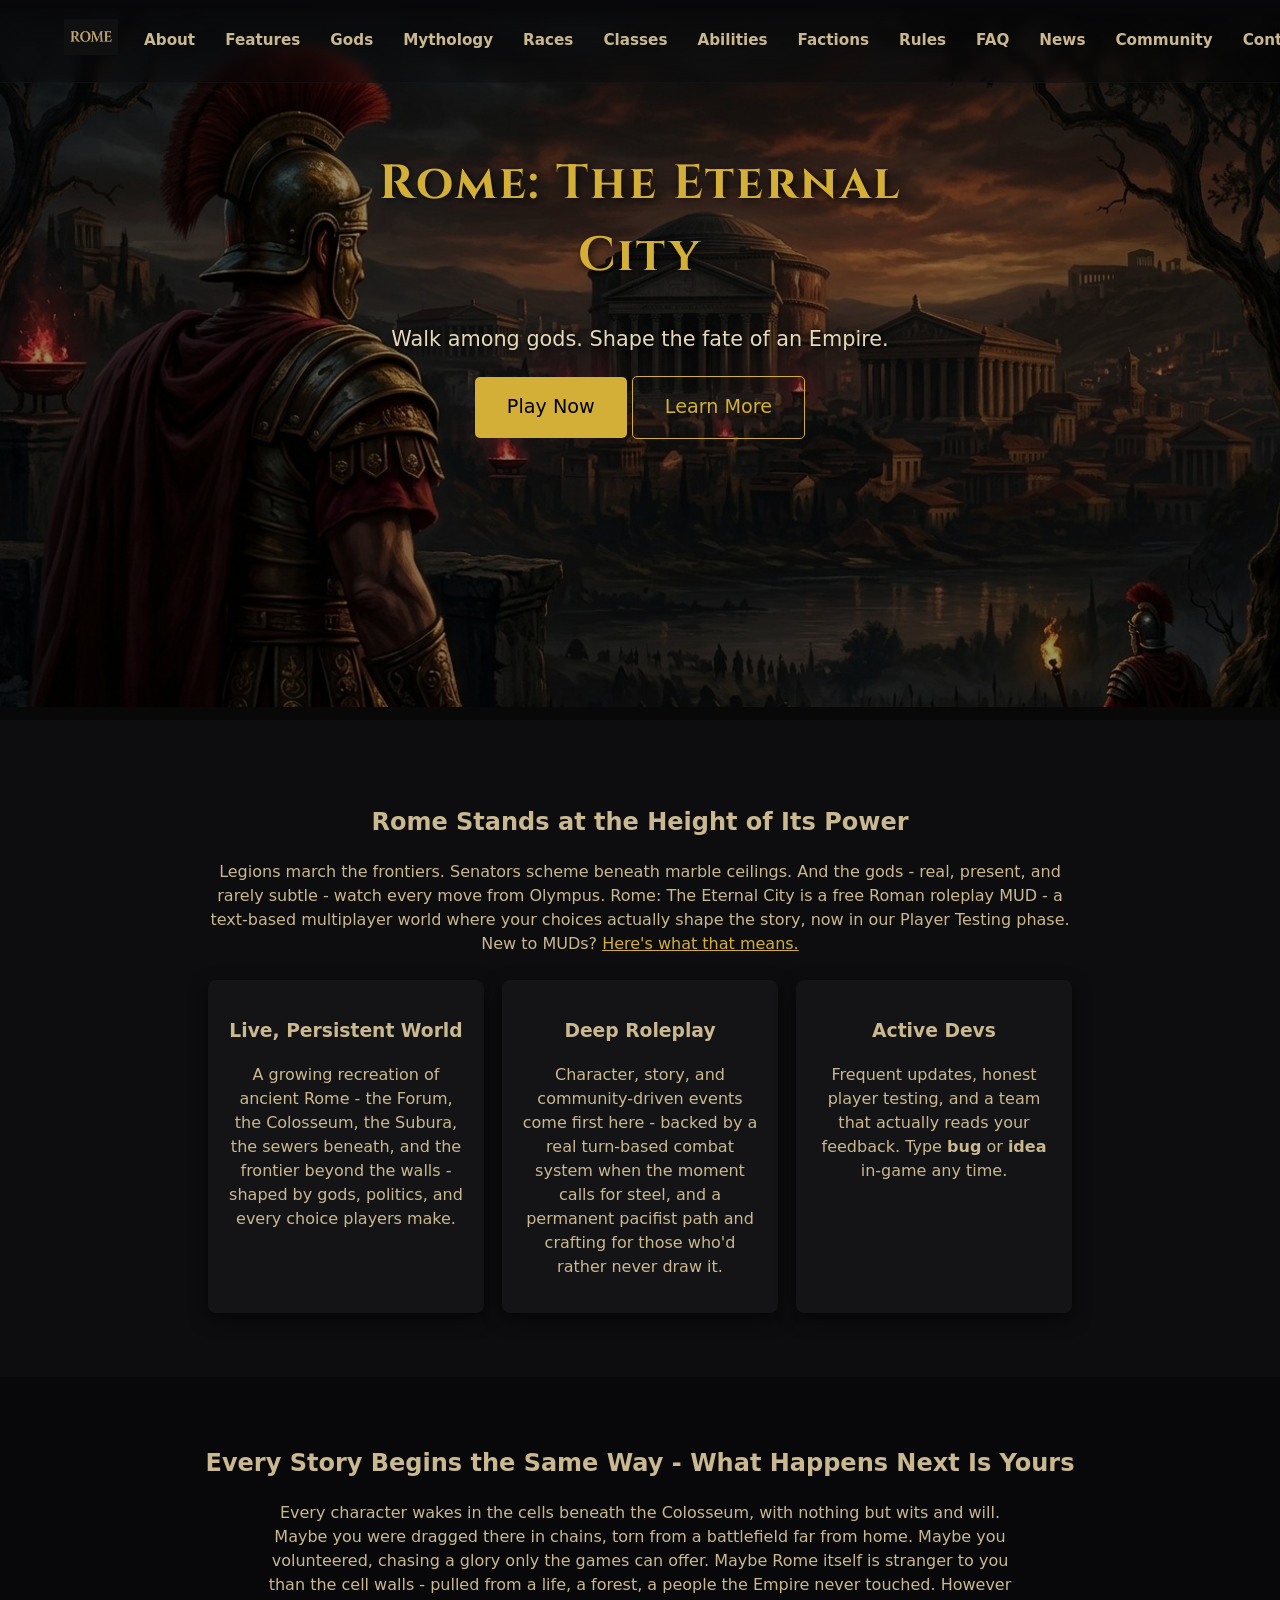
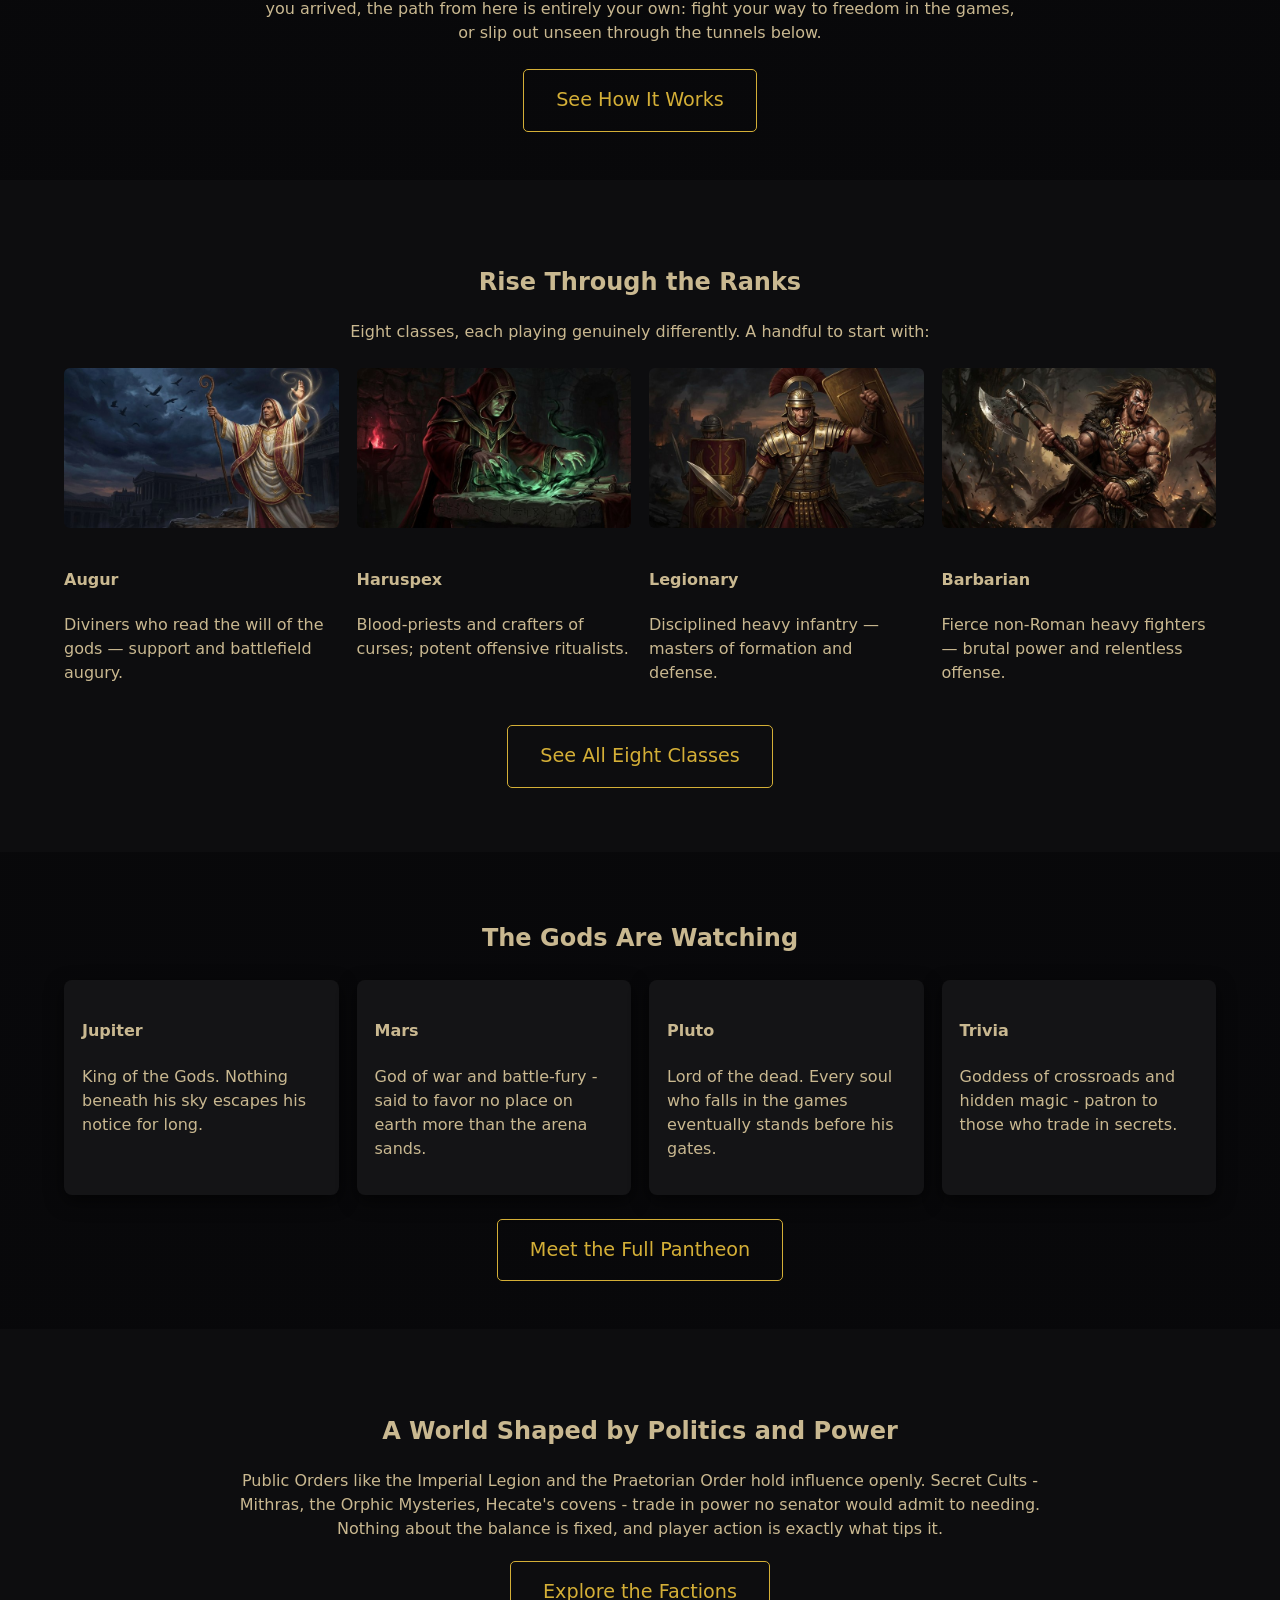
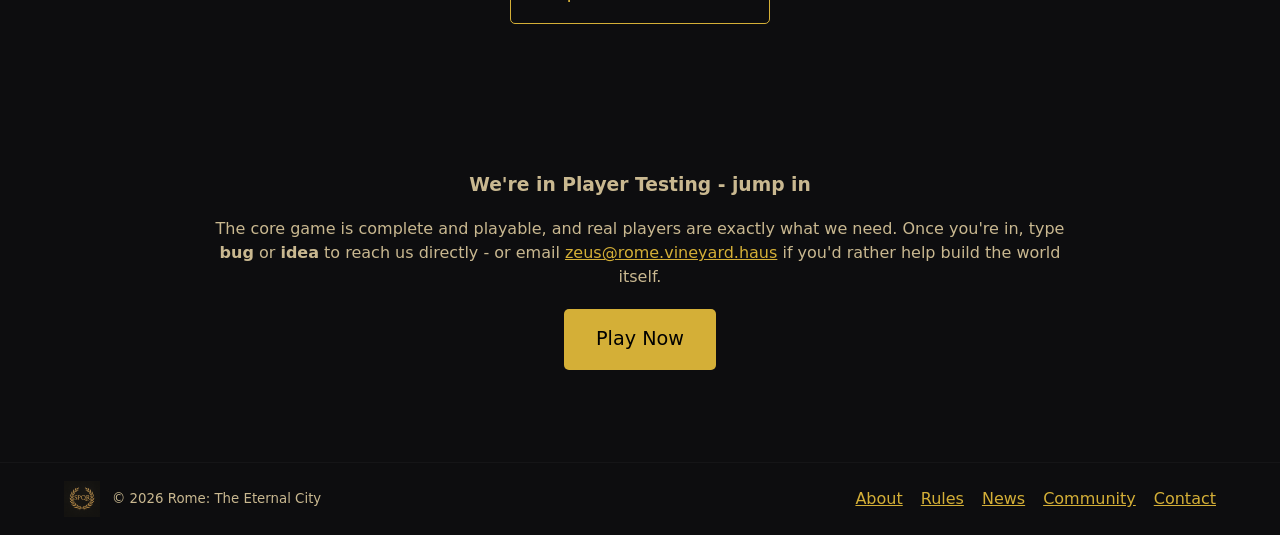
<file: website/index.html>
<!doctype html>
<html lang="en">
<head>
  <meta charset="utf-8" />
  <meta name="viewport" content="width=device-width,initial-scale=1" />
  <meta name="google-site-verification" content="tnKVXa4AxxrngBvcEldOV8JRrn8fqQ4fd9G1nZh6Z_M" />
  <title>Rome: The Eternal City - A Roman Roleplay MUD</title>
  <meta name="description" content="Rome: The Eternal City is a free Roman roleplay MUD - a text-based multiplayer game where the myths are true and the gods shape the story. Play instantly in your browser.">
  <meta property="og:title" content="Rome: The Eternal City - A Roman Roleplay MUD">
  <meta property="og:description" content="Walk among gods. Shape the fate of an Empire. A free Roman roleplay MUD where the myths are true.">
  <meta property="og:image" content="https://rome.vineyard.haus/assets/hero-bg.jpg">
  <meta property="og:type" content="website">
  <meta name="twitter:card" content="summary_large_image">
  <link rel="canonical" href="https://rome.vineyard.haus/">
  <link rel="stylesheet" href="styles.css">
  <link rel="icon" href="favicon.ico" sizes="any">
  <link rel="icon" type="image/png" href="assets/favicon-32.png" sizes="32x32">
  <link rel="apple-touch-icon" href="assets/favicon-180.png">
  <script type="application/ld+json">
{
  "@context": "https://schema.org",
  "@graph": [
    {
      "@type": "WebSite",
      "@id": "https://rome.vineyard.haus/#website",
      "url": "https://rome.vineyard.haus/",
      "name": "Rome: The Eternal City",
      "description": "A free Roman roleplay MUD - a text-based multiplayer game where the myths are true and the gods shape the story.",
      "inLanguage": "en"
    },
    {
      "@type": "VideoGame",
      "@id": "https://rome.vineyard.haus/#game",
      "name": "Rome: The Eternal City",
      "alternateName": "Rome MUD",
      "url": "https://rome.vineyard.haus/",
      "description": "Rome: The Eternal City is a free Roman roleplay MUD (multi-user dungeon): a text-based multiplayer world set at the height of the Roman Empire, with turn-based combat, crafting, factions, quests, and gods who actively shape the story.",
      "image": "https://rome.vineyard.haus/assets/hero-bg.jpg",
      "genre": [
        "MUD",
        "Roleplaying",
        "Historical fiction",
        "Text-based game"
      ],
      "gamePlatform": [
        "Web browser",
        "MUD client"
      ],
      "applicationCategory": "Game",
      "playMode": "MultiPlayer",
      "inLanguage": "en",
      "isAccessibleForFree": true,
      "offers": {
        "@type": "Offer",
        "price": "0",
        "priceCurrency": "USD"
      },
      "sameAs": [
        "https://github.com/Hunter-Meares/rome",
        "https://discord.gg/uh6HPvuM42"
      ]
    }
  ]
}
  </script>
</head>
<body>
  <header id="site-header" class="site-header">
    <div class="nav-inner">
      <a class="brand" href="index.html">
        <img src="assets/rome-wordmark.png" alt="Rome logo" id="logo" />
      </a>
      <nav id="main-nav" class="main-nav">
        <a href="about.html">About</a>
        <a href="features.html">Features</a>
        <a href="gods.html">Gods</a>
        <a href="mythology.html">Mythology</a>
        <a href="races.html">Races</a>
        <a href="classes.html">Classes</a>
        <a href="abilities.html">Abilities</a>
        <a href="factions.html">Factions</a>
        <a href="rules.html">Rules</a>
        <a href="faq.html">FAQ</a>
        <a href="news.html">News</a>
        <a href="community.html">Community</a>
        <a href="contact.html">Contact</a>
        <a href="play.html" class="nav-cta">Play Now</a>
      </nav>

      <button id="mobile-toggle" class="mobile-toggle" aria-label="Open menu">☰</button>
    </div>
  </header>

  <main>
    <!-- HERO -->
    <section id="hero" class="hero" style="background-image:url('assets/hero-bg.jpg')">
  <div class="hero-overlay"></div>
  <div class="hero-inner">
    <h1 class="hero-tagline">Rome: The Eternal City</h1>
    <p class="hero-subtitle">Walk among gods. Shape the fate of an Empire.</p>
    <div class="hero-cta">
      <a class="btn primary" href="play.html">Play Now</a>
      <a class="btn ghost" href="about.html">Learn More</a>
    </div>
  </div>
</section>


    <!-- Intro / Latest Dev Notes -->
    <section class="section centered" id="play">
      <div class="container">
        <h2>Rome Stands at the Height of Its Power</h2>
        <p class="lede">Legions march the frontiers. Senators scheme beneath marble ceilings. And the gods - real, present, and rarely subtle - watch every move from Olympus. Rome: The Eternal City is a free Roman roleplay MUD - a text-based multiplayer world where your choices actually shape the story, now in our Player Testing phase. New to MUDs? <a href="faq.html#what-is-a-mud">Here's what that means.</a></p>
        <div class="grid-3">
          <div class="card">
            <h3>Live, Persistent World</h3>
            <p>A growing recreation of ancient Rome - the Forum, the Colosseum, the Subura, the sewers beneath, and the frontier beyond the walls - shaped by gods, politics, and every choice players make.</p>
          </div>
          <div class="card">
            <h3>Deep Roleplay</h3>
            <p>Character, story, and community-driven events come first here - backed by a real turn-based combat system when the moment calls for steel, and a permanent pacifist path and crafting for those who'd rather never draw it.</p>
          </div>
          <div class="card">
            <h3>Active Devs</h3>
            <p>Frequent updates, honest player testing, and a team that actually reads your feedback. Type <strong>bug</strong> or <strong>idea</strong> in-game any time.</p>
          </div>
        </div>
      </div>
    </section>

    <!-- Colosseum hook -->
    <section class="section dark">
      <div class="container">
        <h2 style="text-align:center">Every Story Begins the Same Way - What Happens Next Is Yours</h2>
        <p class="lede" style="text-align:center; max-width:760px; margin:12px auto 0;">
          Every character wakes in the cells beneath the Colosseum, with nothing but wits and will. Maybe you were dragged there in chains, torn from a battlefield far from home. Maybe you volunteered, chasing a glory only the games can offer. Maybe Rome itself is stranger to you than the cell walls - pulled from a life, a forest, a people the Empire never touched. However you arrived, the path from here is entirely your own: fight your way to freedom in the games, or slip out unseen through the tunnels below.
        </p>
        <div style="text-align:center; margin-top:24px;">
          <a class="btn ghost" href="features.html">See How It Works</a>
        </div>
      </div>
    </section>

    <!-- Featured classes preview -->
    <section class="section" id="classes-preview">
      <div class="container">
        <h2 style="text-align:center">Rise Through the Ranks</h2>
        <p class="lede" style="text-align:center; max-width:760px; margin:8px auto 0;">Eight classes, each playing genuinely differently. A handful to start with:</p>
        <div class="grid-4" style="margin-top:24px">
          <div class="class-card">
            <img src="assets/class-augur.jpg" alt="An augur reading omens from a flock of birds beneath a stormy sky" style="width:100%;height:160px;object-fit:cover;object-position:center 25%;border-radius:6px;margin-bottom:12px;">
            <h4>Augur</h4>
            <p>Diviners who read the will of the gods — support and battlefield augury.</p>
          </div>
          <div class="class-card">
            <img src="assets/class-haruspex.jpg" alt="A haruspex performing a dark ritual over a stone altar" style="width:100%;height:160px;object-fit:cover;object-position:center 25%;border-radius:6px;margin-bottom:12px;">
            <h4>Haruspex</h4>
            <p>Blood-priests and crafters of curses; potent offensive ritualists.</p>
          </div>
          <div class="class-card">
            <img src="assets/class-legionary.jpg" alt="A legionary in full armor with scutum shield raised" style="width:100%;height:160px;object-fit:cover;object-position:center 25%;border-radius:6px;margin-bottom:12px;">
            <h4>Legionary</h4>
            <p>Disciplined heavy infantry — masters of formation and defense.</p>
          </div>
          <div class="class-card">
            <img src="assets/class-barbarian.jpg" alt="A barbarian warrior roaring mid-battle with a two-handed axe" style="width:100%;height:160px;object-fit:cover;object-position:center 25%;border-radius:6px;margin-bottom:12px;">
            <h4>Barbarian</h4>
            <p>Fierce non-Roman heavy fighters — brutal power and relentless offense.</p>
          </div>
        </div>
        <div style="text-align:center; margin-top:24px;">
          <a class="btn ghost" href="classes.html">See All Eight Classes</a>
        </div>
      </div>
    </section>

    <!-- Gods teaser -->
    <section class="section dark">
      <div class="container">
        <h2 style="text-align:center">The Gods Are Watching</h2>
        <div class="grid-4" style="margin-top:24px">
          <div class="card">
            <h4>Jupiter</h4>
            <p>King of the Gods. Nothing beneath his sky escapes his notice for long.</p>
          </div>
          <div class="card">
            <h4>Mars</h4>
            <p>God of war and battle-fury - said to favor no place on earth more than the arena sands.</p>
          </div>
          <div class="card">
            <h4>Pluto</h4>
            <p>Lord of the dead. Every soul who falls in the games eventually stands before his gates.</p>
          </div>
          <div class="card">
            <h4>Trivia</h4>
            <p>Goddess of crossroads and hidden magic - patron to those who trade in secrets.</p>
          </div>
        </div>
        <div style="text-align:center; margin-top:24px;">
          <a class="btn ghost" href="gods.html">Meet the Full Pantheon</a>
        </div>
      </div>
    </section>

    <!-- Factions teaser -->
    <section class="section centered">
      <div class="container">
        <h2>A World Shaped by Politics and Power</h2>
        <p class="lede">Public Orders like the Imperial Legion and the Praetorian Order hold influence openly. Secret Cults - Mithras, the Orphic Mysteries, Hecate's covens - trade in power no senator would admit to needing. Nothing about the balance is fixed, and player action is exactly what tips it.</p>
        <div style="text-align:center; margin-top:20px;">
          <a class="btn ghost" href="factions.html">Explore the Factions</a>
        </div>
      </div>
    </section>

    <!-- Footer callout -->
    <section class="section centered">
      <div class="container">
        <h3>We're in Player Testing - jump in</h3>
        <p>The core game is complete and playable, and real players are exactly what we need. Once you're in, type <strong>bug</strong> or <strong>idea</strong> to reach us directly - or email <a href="mailto:zeus@rome.vineyard.haus">zeus@rome.vineyard.haus</a> if you'd rather help build the world itself.</p>
        <div style="text-align:center; margin-top:20px;">
          <a class="btn primary" href="play.html">Play Now</a>
        </div>
      </div>
    </section>

  </main>

  <footer class="site-footer">
    <div class="container">
      <div class="footer-left">
        <img src="assets/rome-mark.png" alt="rome mark" class="footer-mark">
        <small>© 2026 Rome: The Eternal City</small>
      </div>
      <div class="footer-right">
        <nav class="foot-nav">
          <a href="about.html">About</a>
          <a href="rules.html">Rules</a>
          <a href="news.html">News</a>
          <a href="community.html">Community</a>
          <a href="contact.html">Contact</a>
        </nav>
      </div>
    </div>
  </footer>

<script src="script.js"></script>
</body>
</html>
</file>
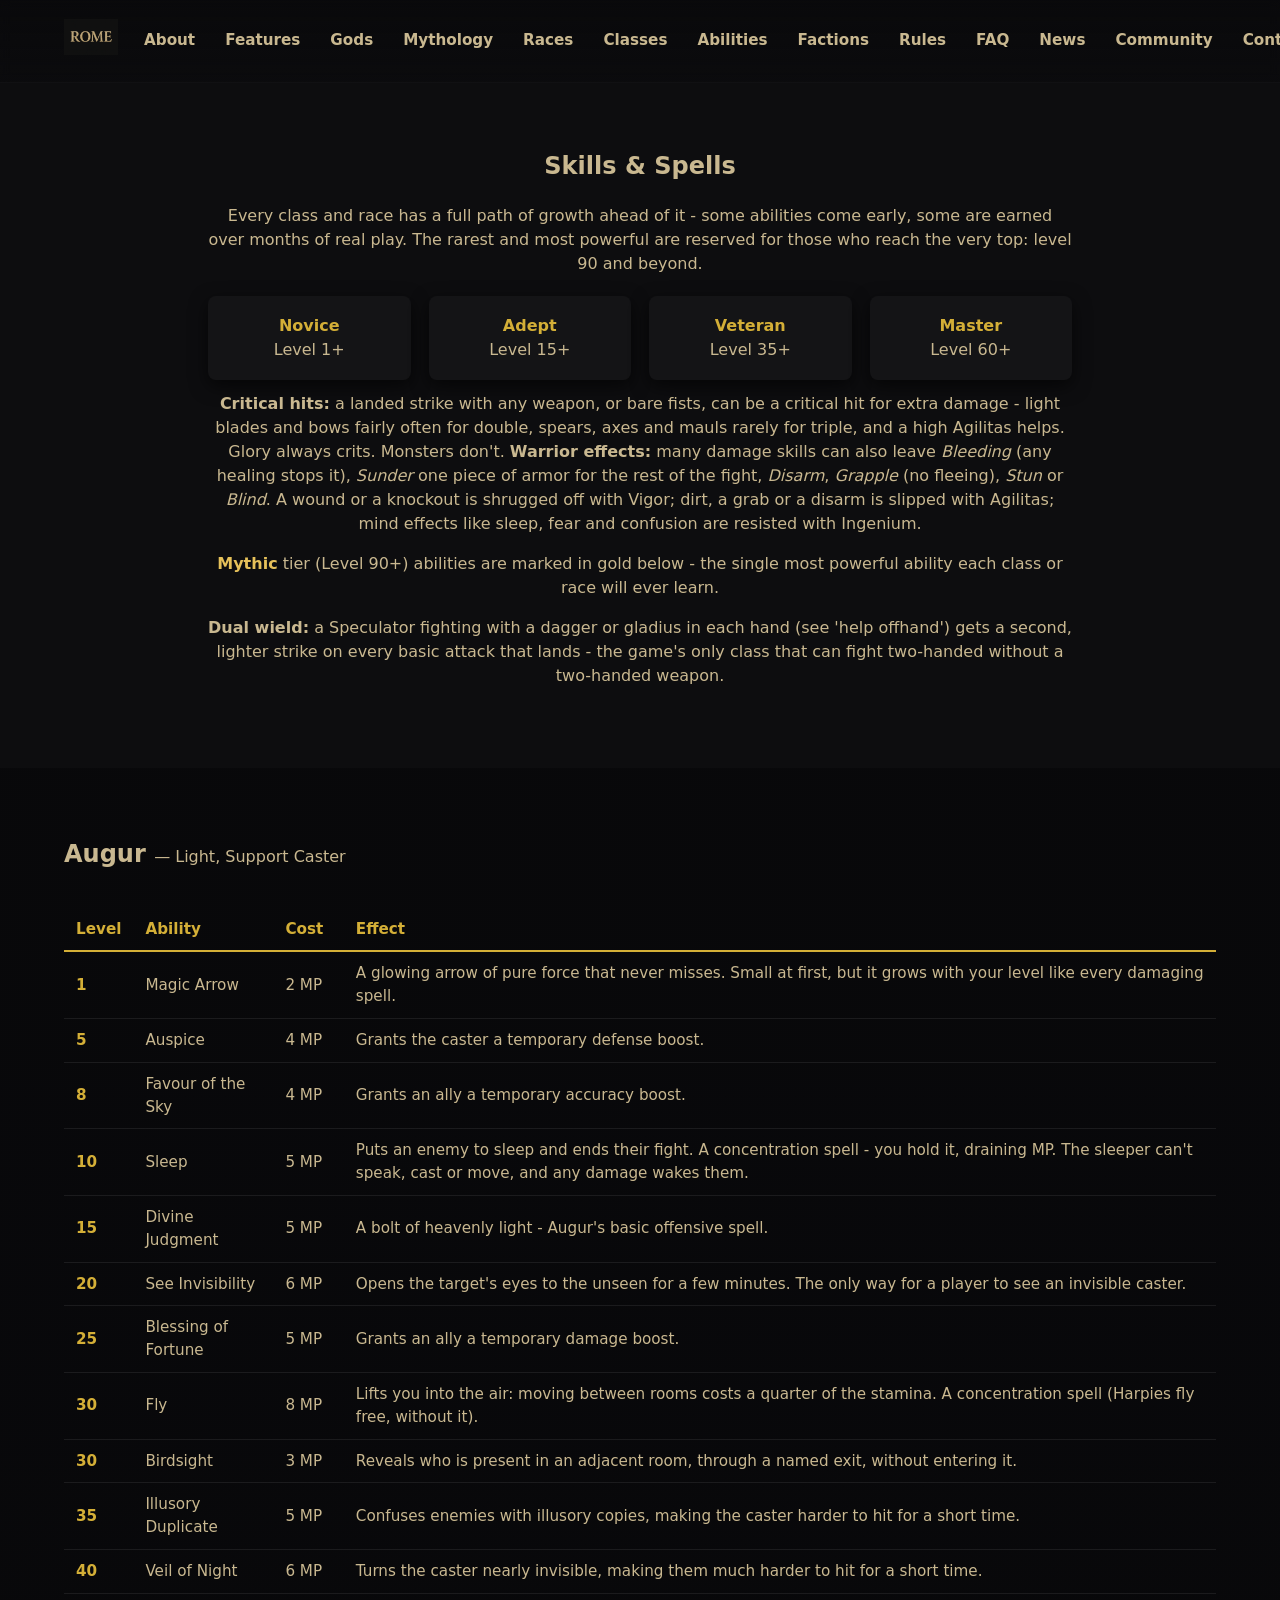
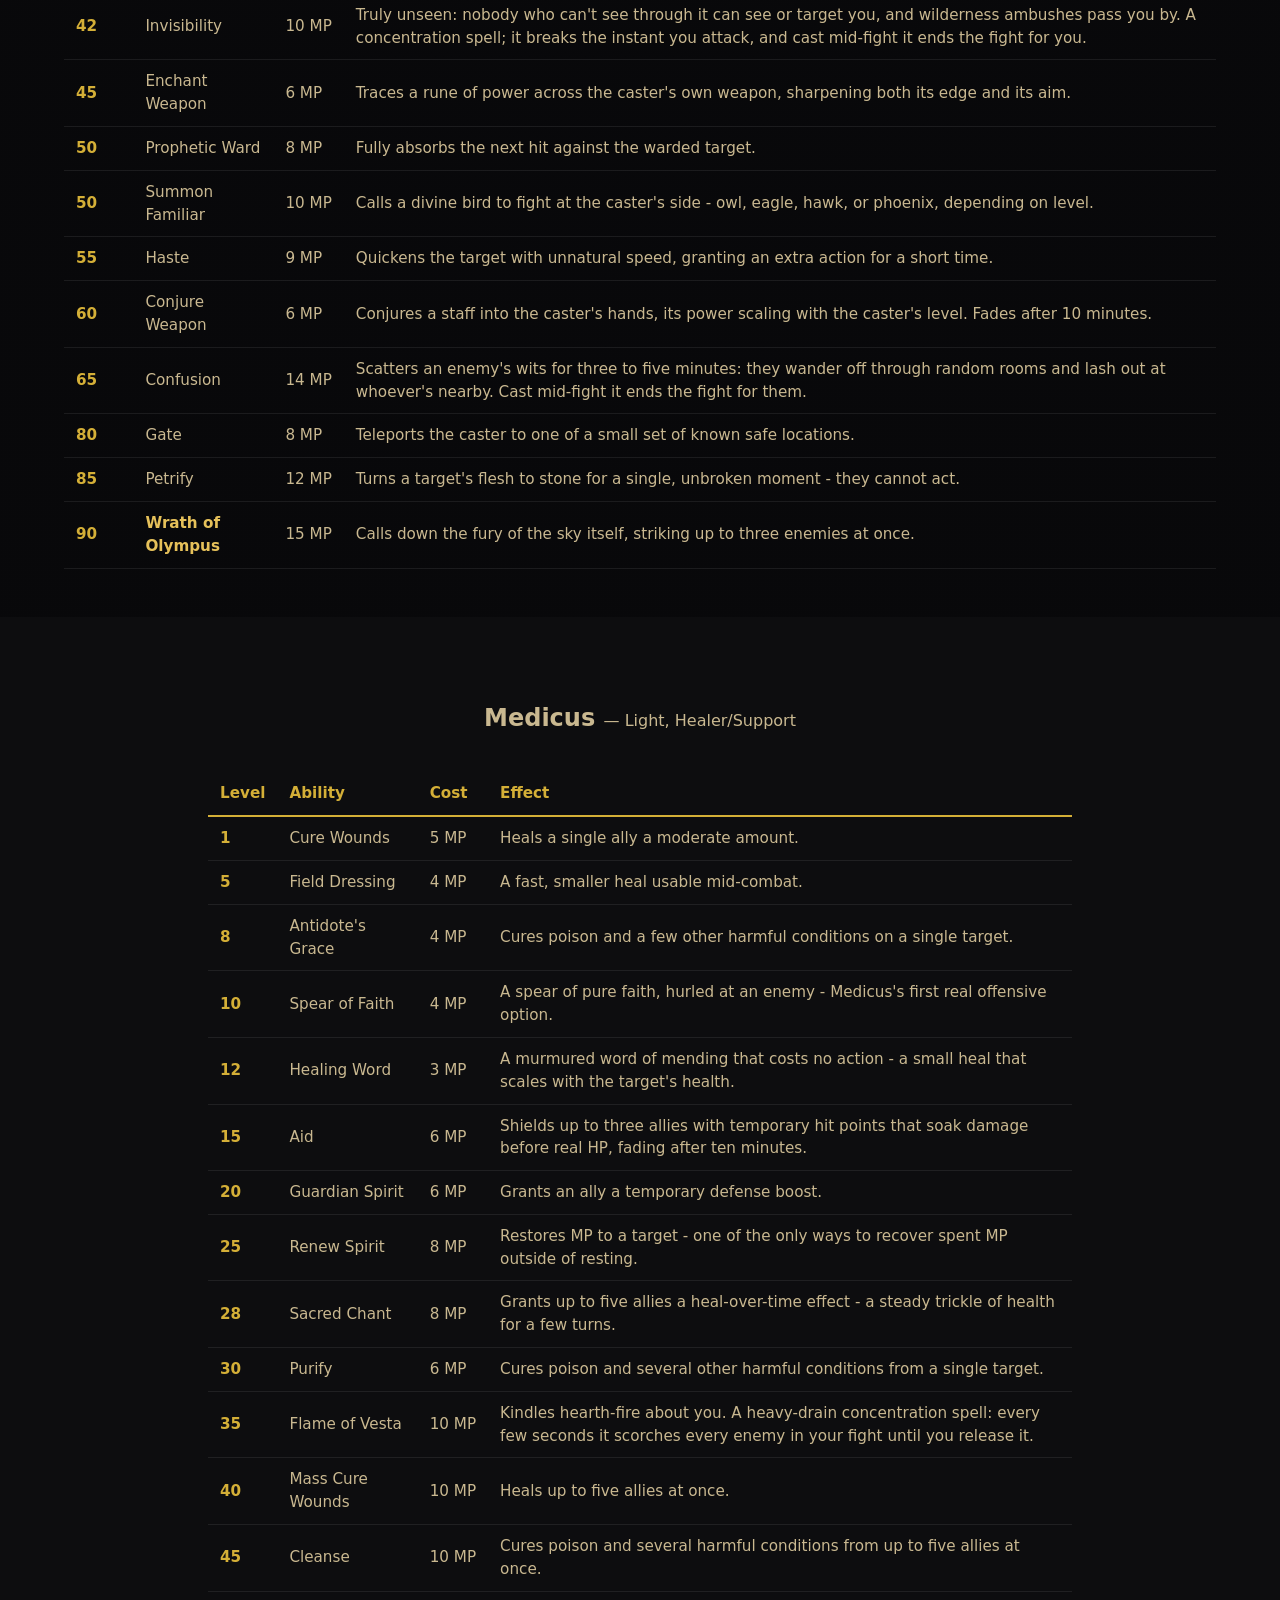
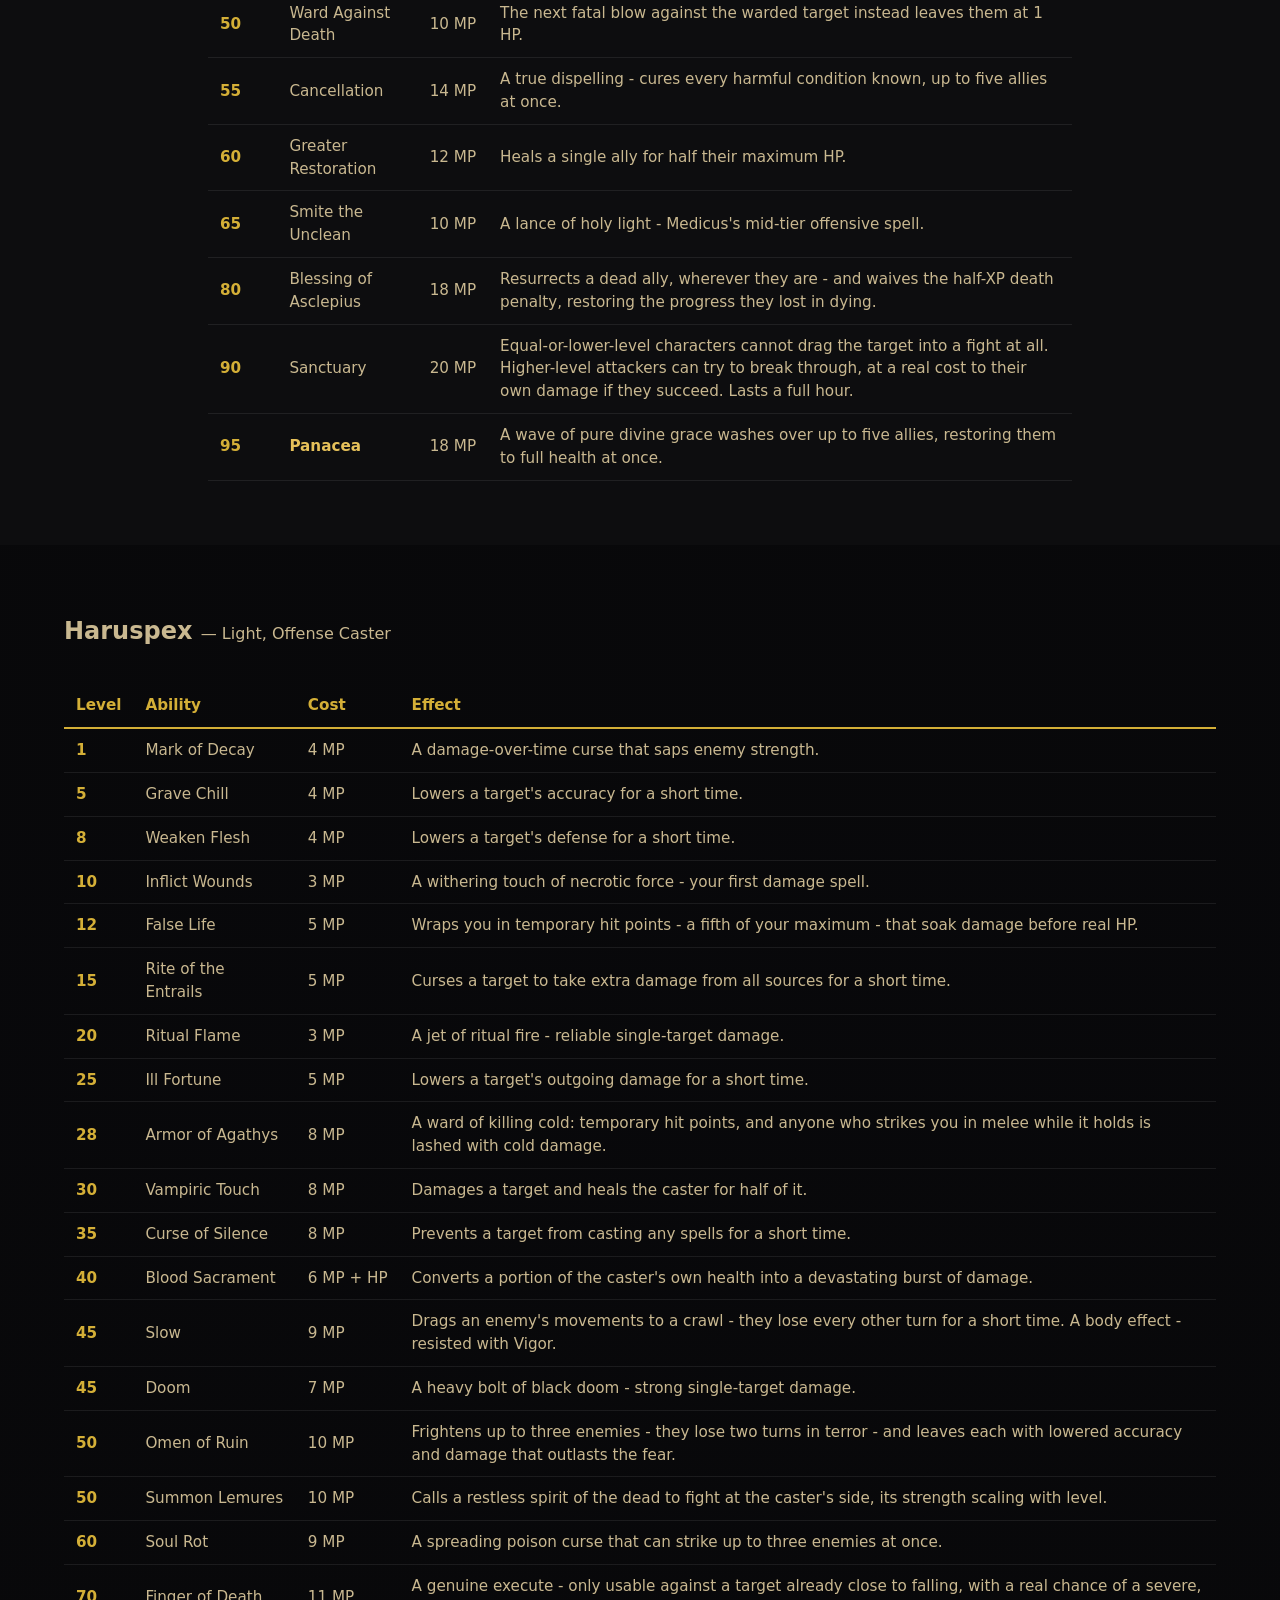
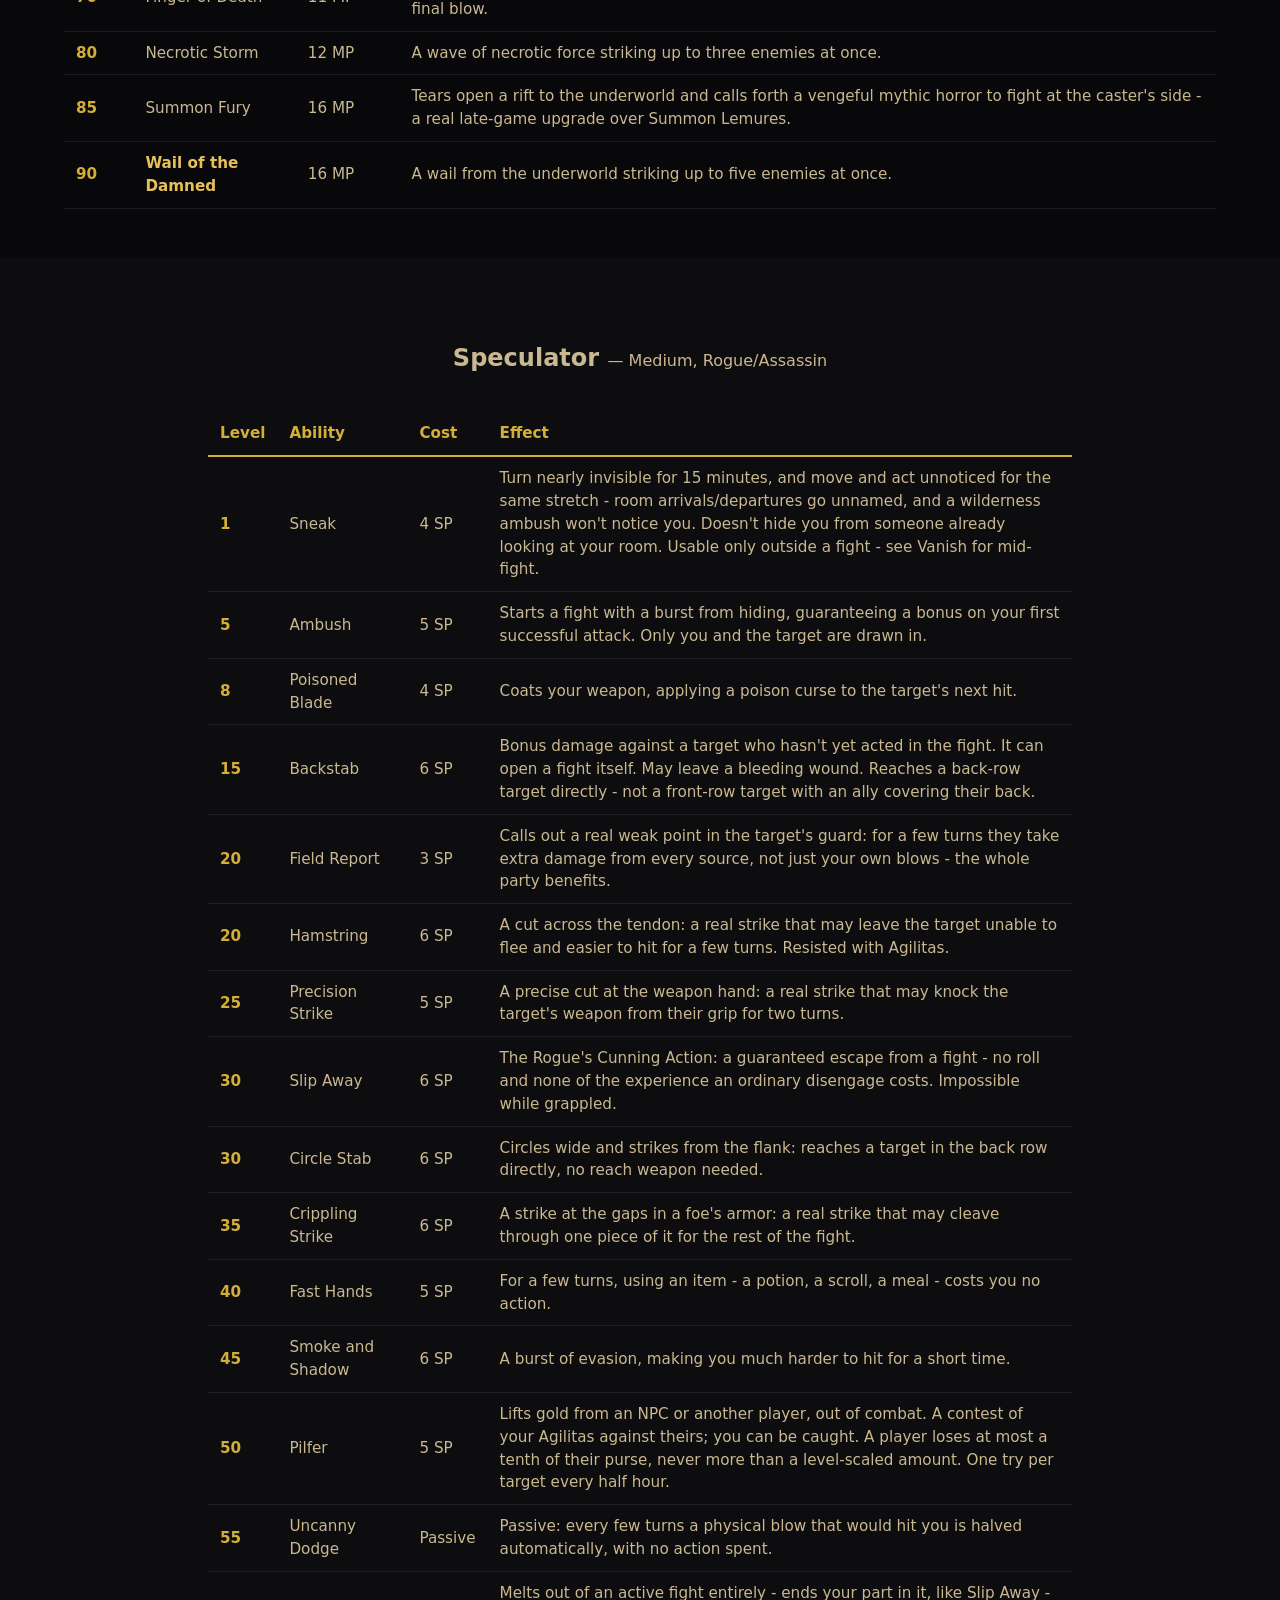
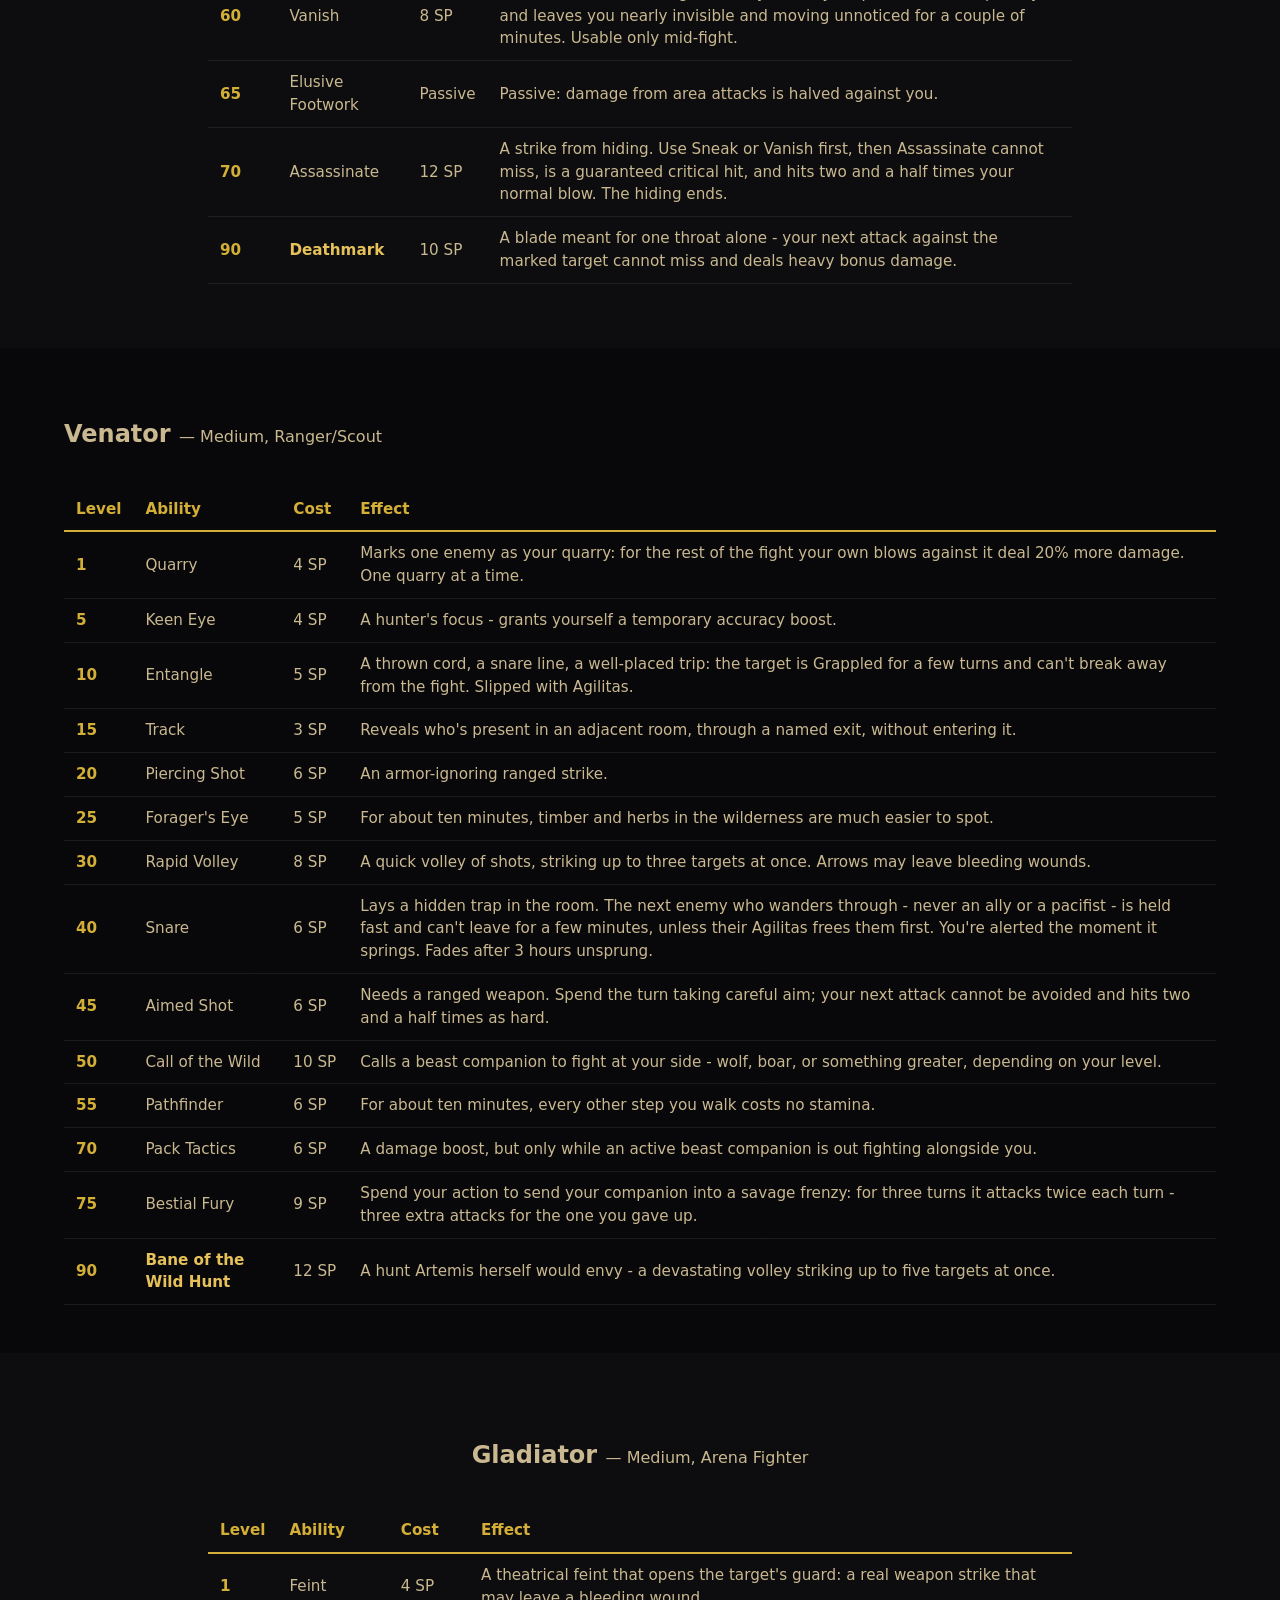
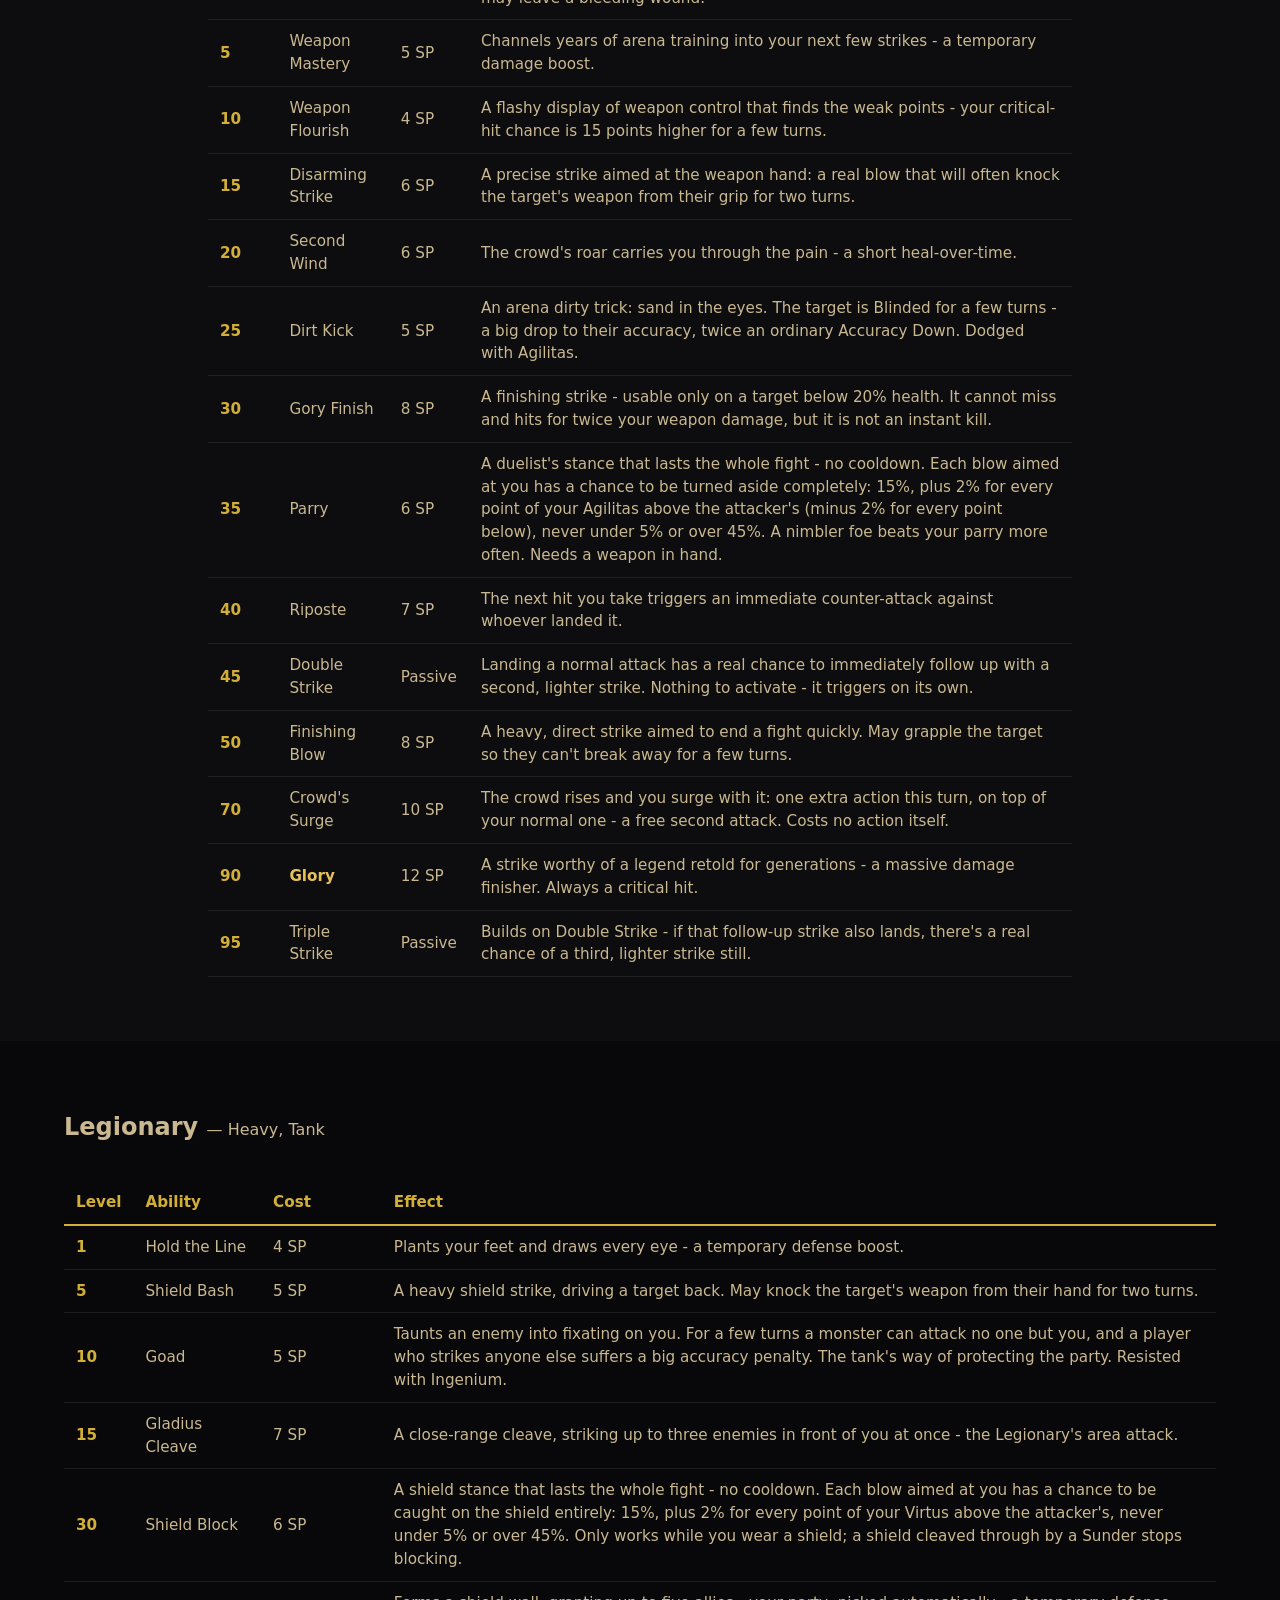
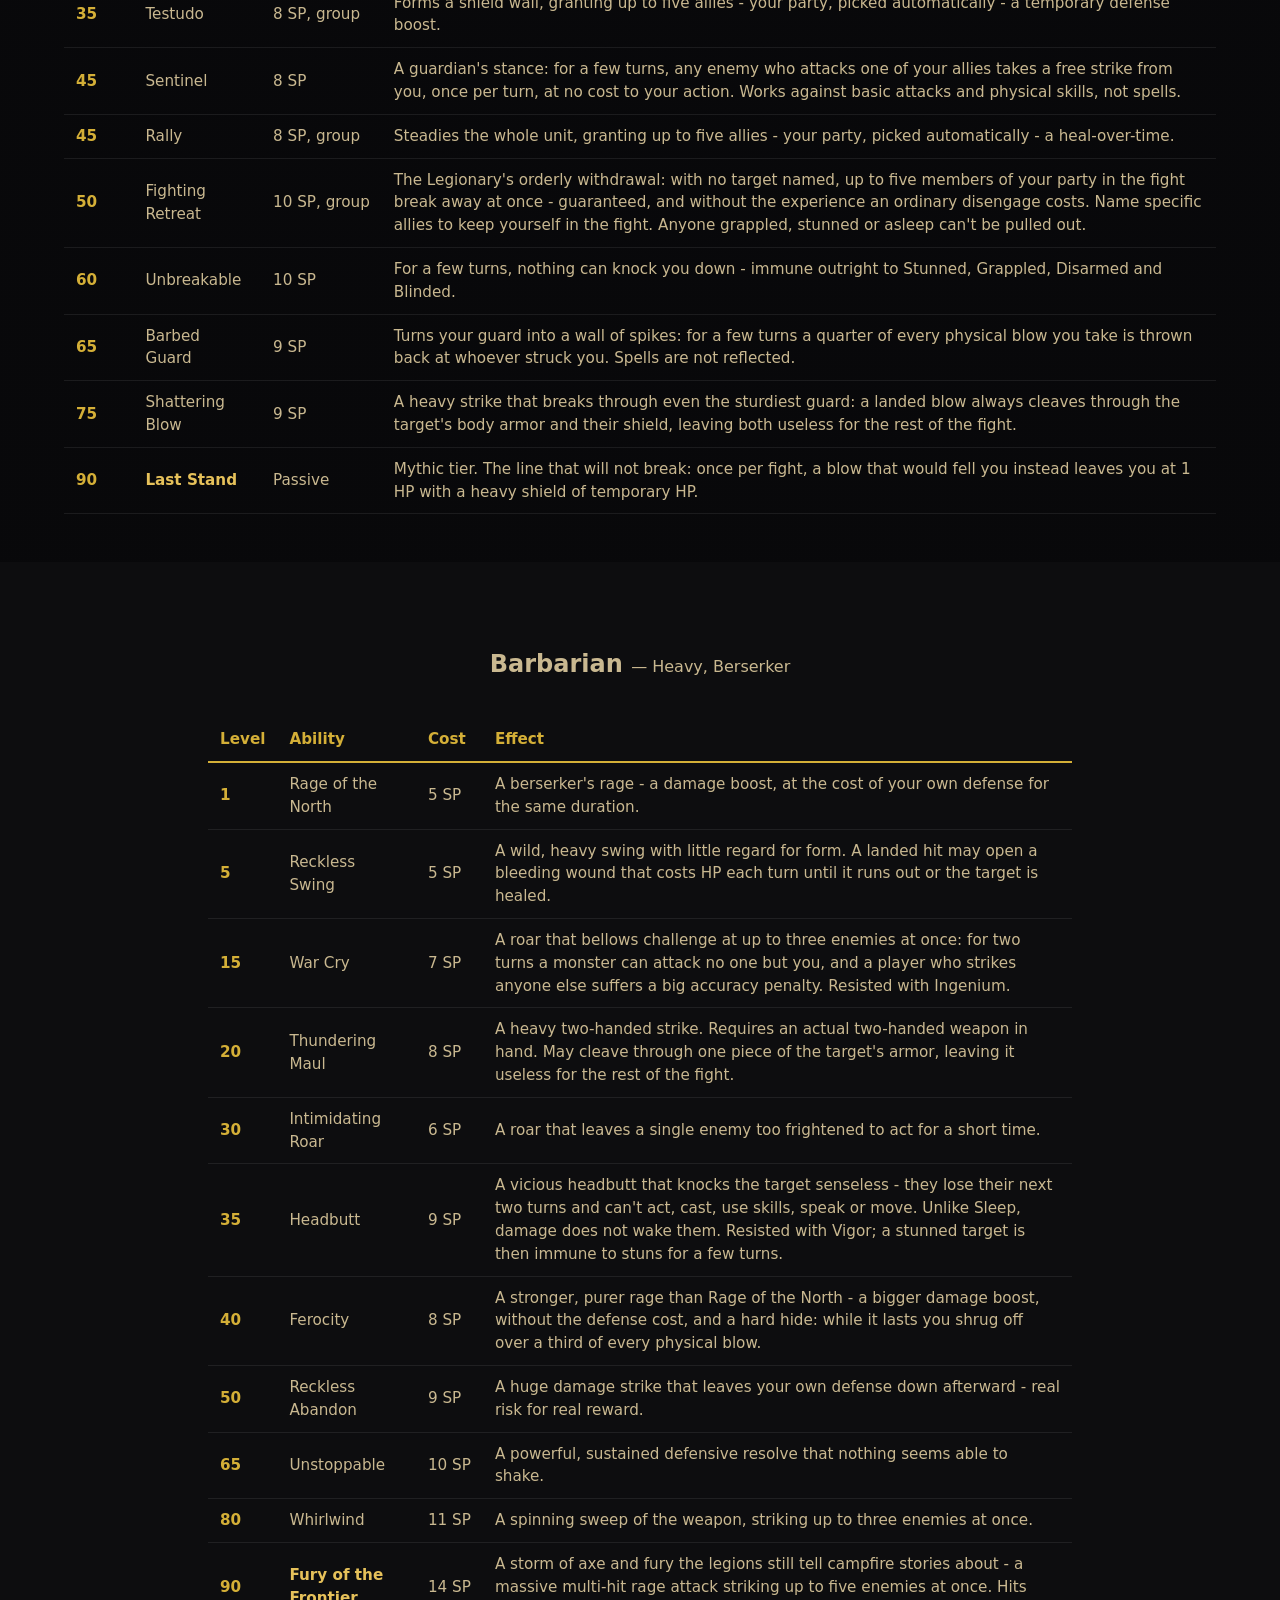
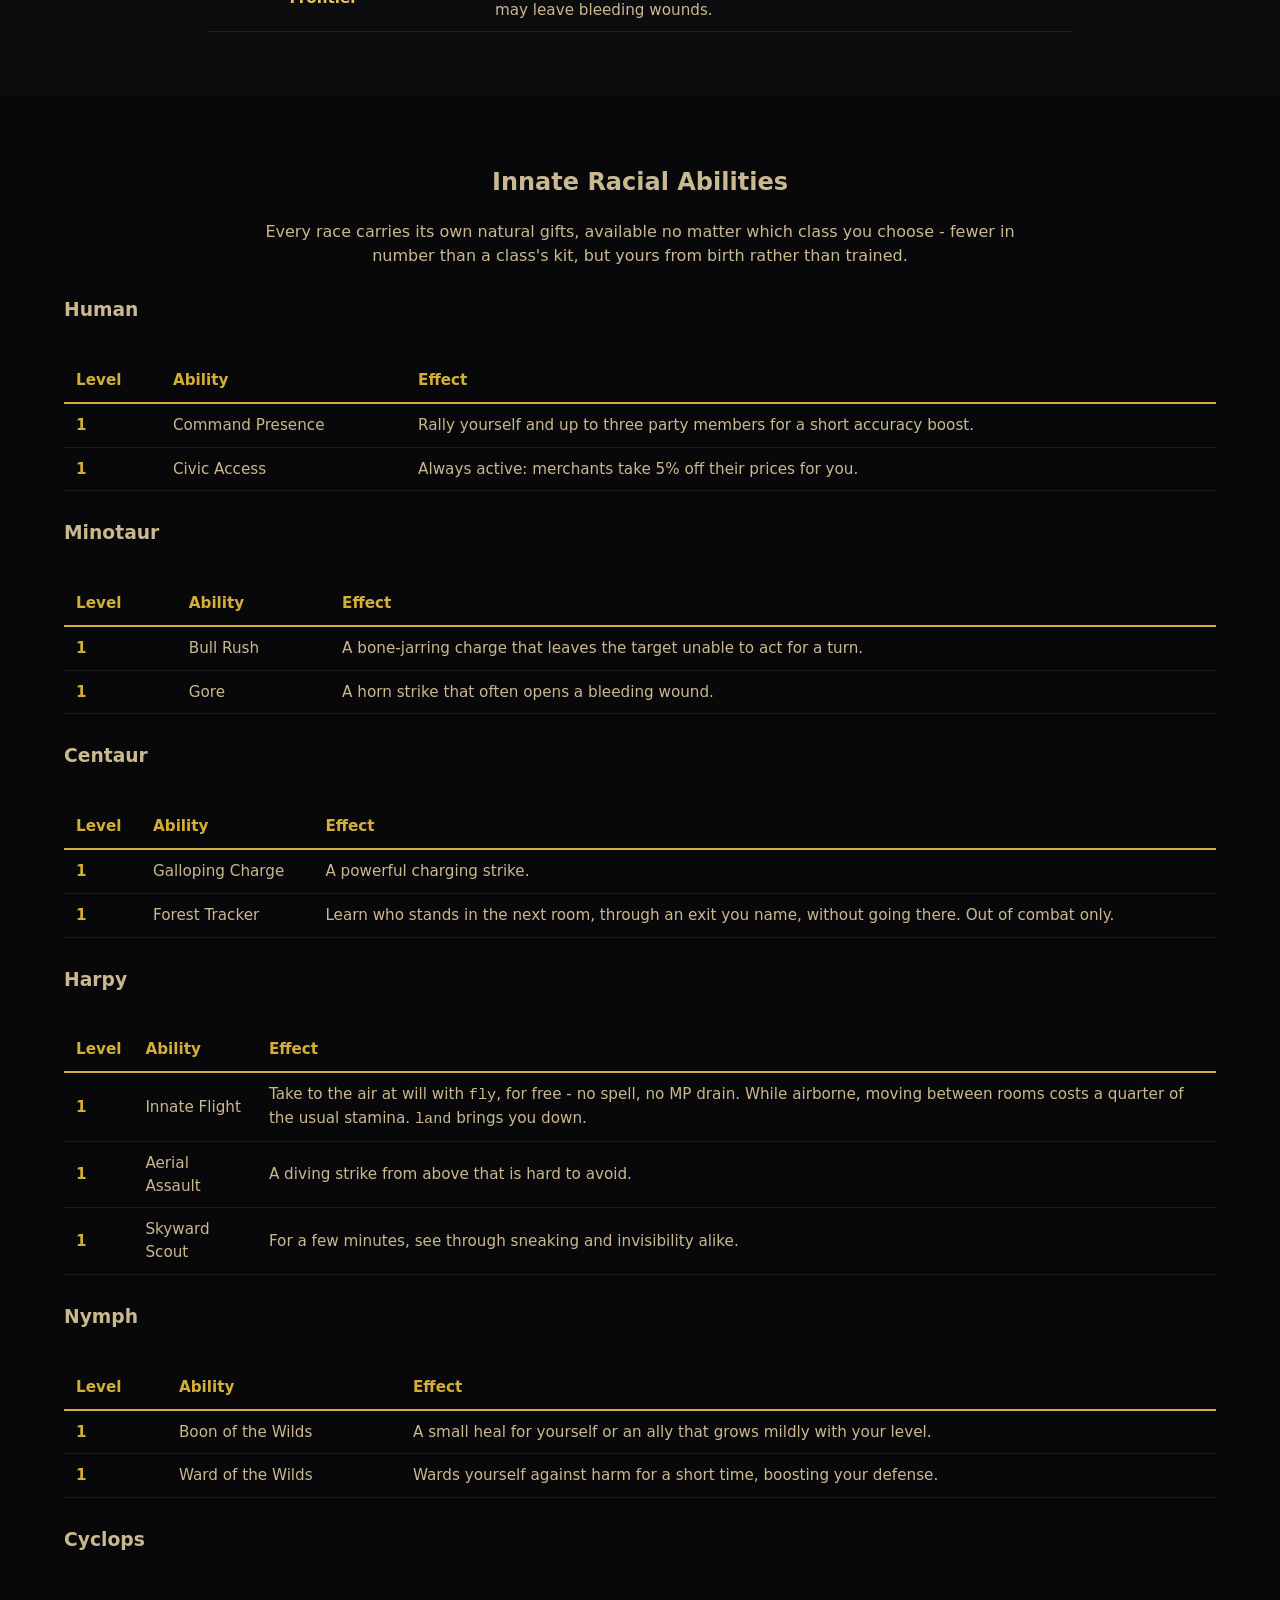
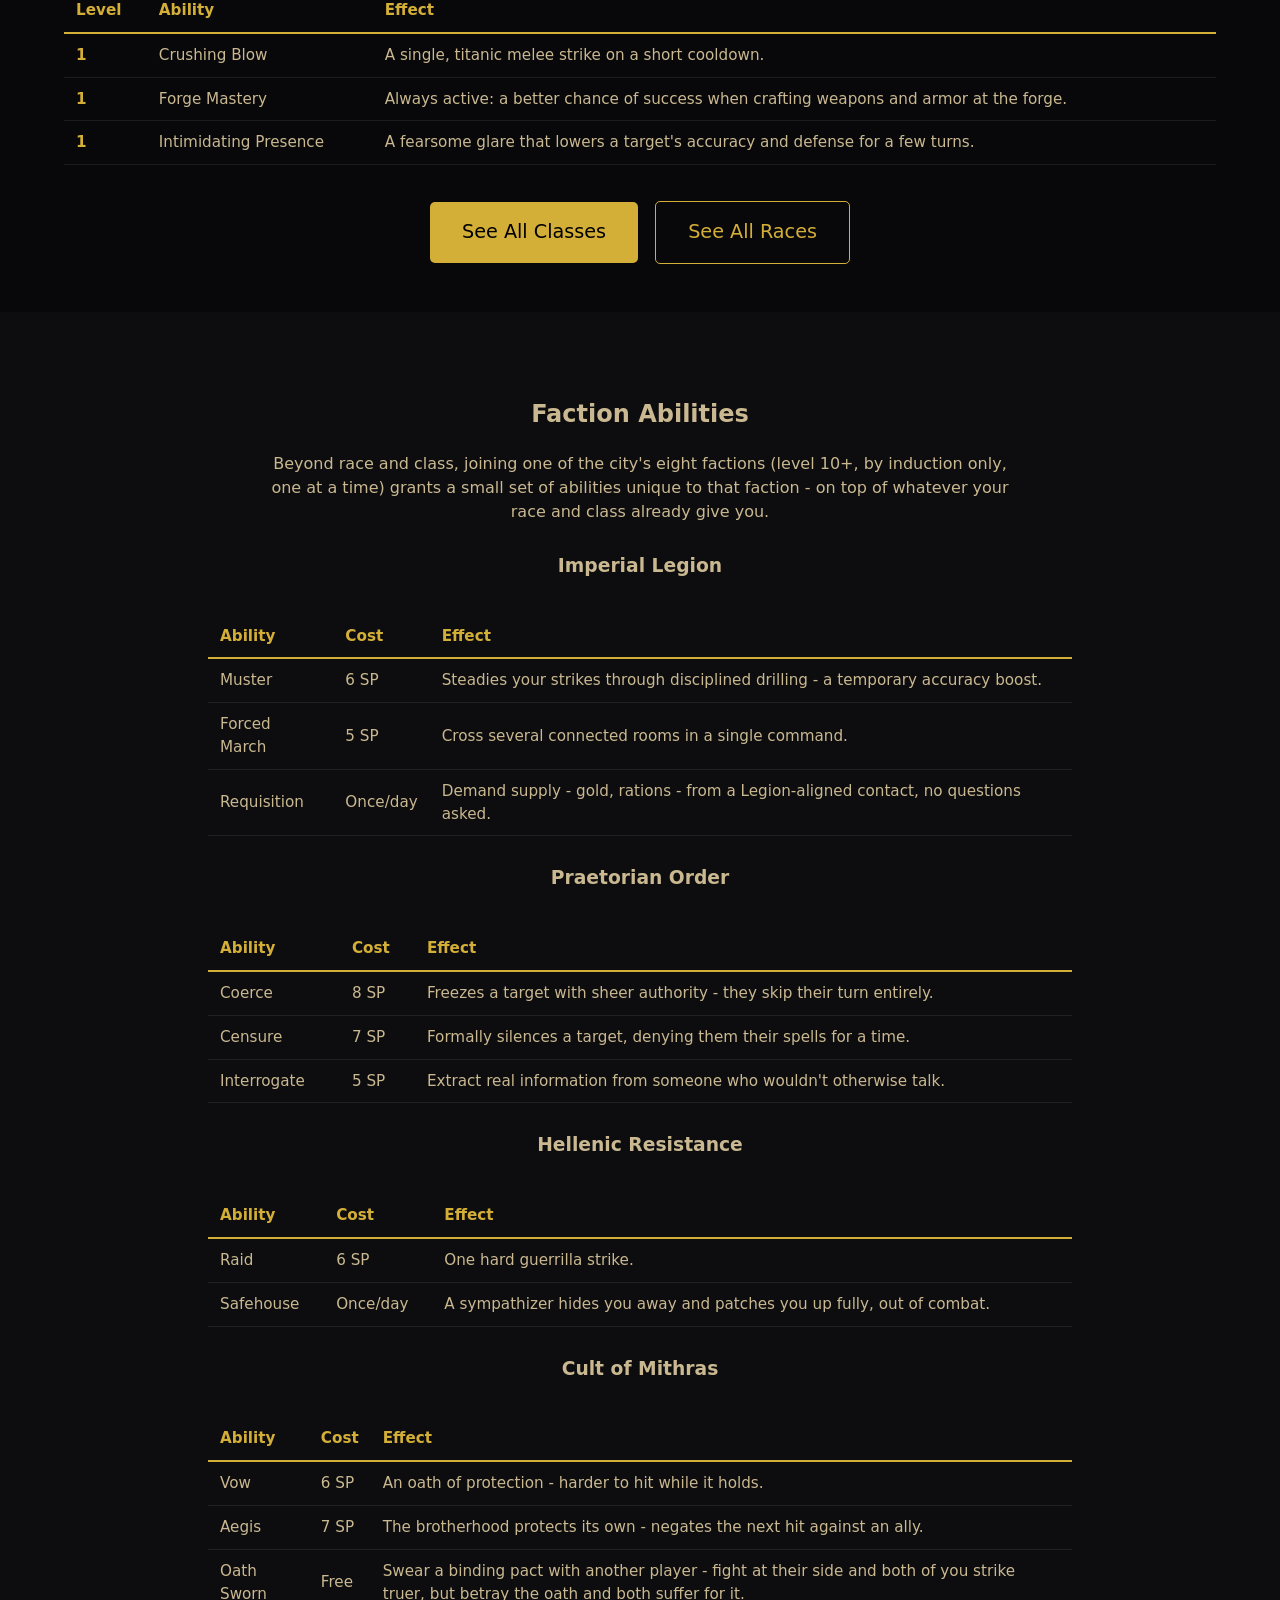
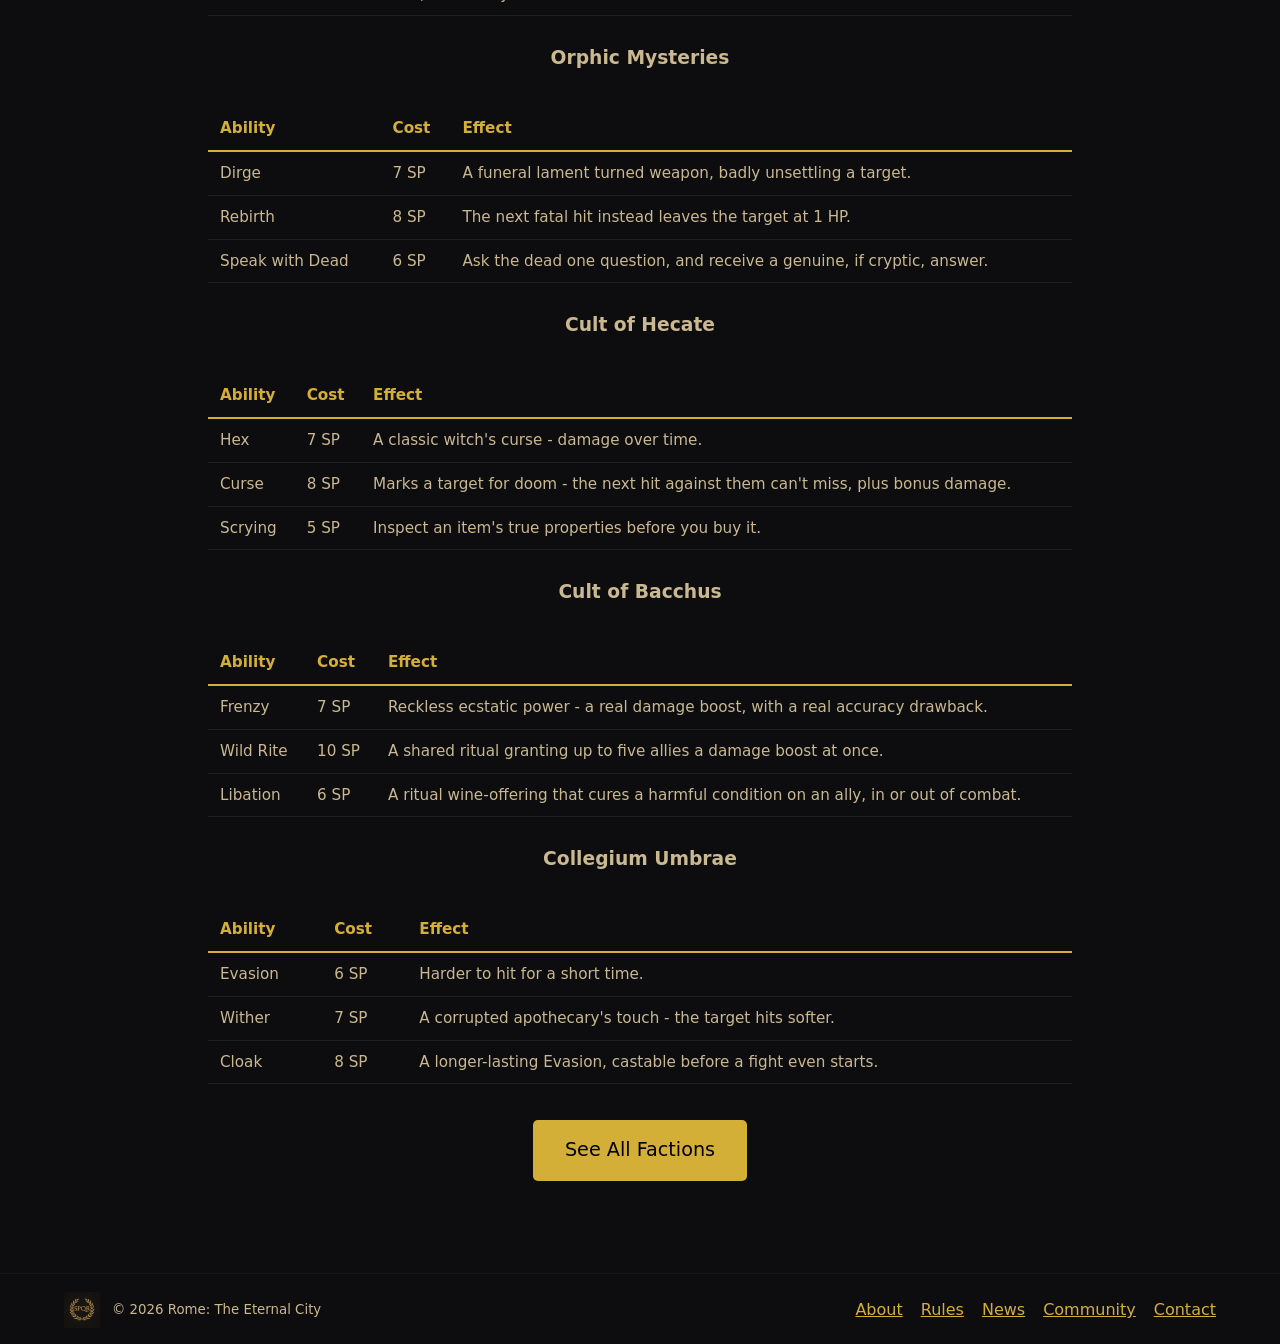
<file: website/abilities.html>
<!doctype html>
<html lang="en">
<head>
  <meta charset="utf-8" />
  <meta name="viewport" content="width=device-width,initial-scale=1" />
  <title>Skills & Spells — Rome</title>
  <meta name="description" content="Every class and race's full path of growth in Rome: The Eternal City, from Novice abilities at level 1 to Mythic-tier powers at level 90 and beyond.">
  <meta property="og:title" content="Skills & Spells — Rome: The Eternal City">
  <meta property="og:description" content="Every class and race's full path of growth, from Novice abilities to Mythic-tier powers.">
  <meta property="og:image" content="https://rome.vineyard.haus/assets/hero-bg.jpg">
  <meta property="og:type" content="website">
  <meta name="twitter:card" content="summary_large_image">
  <link rel="canonical" href="https://rome.vineyard.haus/abilities.html">
  <link rel="stylesheet" href="styles.css">
  <link rel="icon" href="favicon.ico" sizes="any">
  <link rel="icon" type="image/png" href="assets/favicon-32.png" sizes="32x32">
  <link rel="apple-touch-icon" href="assets/favicon-180.png">
  <style>
    .table-wrap { overflow-x:auto; }
    .ability-table { width:100%; border-collapse:collapse; margin-top:16px; min-width:520px; }
    .ability-table th, .ability-table td { text-align:left; padding:10px 12px; border-bottom:1px solid rgba(255,255,255,0.08); font-size:0.95rem; }
    .ability-table th { color:var(--accent); font-weight:700; border-bottom:2px solid var(--accent); }
    .ability-table td.lvl { color:var(--accent); font-weight:700; white-space:nowrap; }
    .ability-table td.cost { color:var(--muted); white-space:nowrap; }
    .tier-mythic { color:#e6c15a; font-weight:700; }
  </style>
</head>
<body>
  <!-- header -->
  <header id="site-header" class="site-header">
    <div class="nav-inner">
      <a class="brand" href="index.html"><img src="assets/rome-wordmark.png" alt="Rome logo" id="logo"></a>
      <nav class="main-nav">
        <a href="about.html">About</a>
        <a href="features.html">Features</a>
        <a href="gods.html">Gods</a>
        <a href="mythology.html">Mythology</a>
        <a href="races.html">Races</a>
        <a href="classes.html">Classes</a>
        <a href="abilities.html">Abilities</a>
        <a href="factions.html">Factions</a>
        <a href="rules.html">Rules</a>
        <a href="faq.html">FAQ</a>
        <a href="news.html">News</a>
        <a href="community.html">Community</a>
        <a href="contact.html">Contact</a>
        <a href="play.html" class="nav-cta">Play Now</a>
      </nav>
      <button id="mobile-toggle" class="mobile-toggle" aria-label="Open menu">☰</button>
    </div>
  </header>

  <main style="margin-top:64px">
    <section class="section centered">
      <div class="container">
        <h1>Skills &amp; Spells</h1>
        <p class="lede">Every class and race has a full path of growth ahead of it - some abilities come early, some are earned over months of real play. The rarest and most powerful are reserved for those who reach the very top: level 90 and beyond.</p>
        <div class="grid-4" style="margin-top:20px; text-align:center;">
          <div class="card"><strong style="color:var(--accent)">Novice</strong><br>Level 1+</div>
          <div class="card"><strong style="color:var(--accent)">Adept</strong><br>Level 15+</div>
          <div class="card"><strong style="color:var(--accent)">Veteran</strong><br>Level 35+</div>
          <div class="card"><strong style="color:var(--accent)">Master</strong><br>Level 60+</div>
        </div>
        <p class="lede" style="margin-top:12px;"><strong>Critical hits:</strong> a landed strike with any weapon, or bare fists, can be a critical hit for extra damage - light blades and bows fairly often for double, spears, axes and mauls rarely for triple, and a high Agilitas helps. Glory always crits. Monsters don't. <strong>Warrior effects:</strong> many damage skills can also leave <em>Bleeding</em> (any healing stops it), <em>Sunder</em> one piece of armor for the rest of the fight, <em>Disarm</em>, <em>Grapple</em> (no fleeing), <em>Stun</em> or <em>Blind</em>. A wound or a knockout is shrugged off with Vigor; dirt, a grab or a disarm is slipped with Agilitas; mind effects like sleep, fear and confusion are resisted with Ingenium.</p>
        <p class="lede" style="margin-top:12px;"><span class="tier-mythic">Mythic</span> tier (Level 90+) abilities are marked in gold below - the single most powerful ability each class or race will ever learn.</p>
        <p class="lede" style="margin-top:12px;"><strong>Dual wield:</strong> a Speculator fighting with a dagger or gladius in each hand (see 'help offhand') gets a second, lighter strike on every basic attack that lands - the game's only class that can fight two-handed without a two-handed weapon.</p>
      </div>
    </section>

    <!-- AUGUR -->
    <section class="section dark">
      <div class="container">
        <h2>Augur <span style="color:var(--muted); font-weight:400; font-size:1rem;">— Light, Support Caster</span></h2>
        <div class="table-wrap">
        <table class="ability-table">
          <tr><th>Level</th><th>Ability</th><th>Cost</th><th>Effect</th></tr>
          <tr><td class="lvl">1</td><td>Magic Arrow</td><td class="cost">2 MP</td><td>A glowing arrow of pure force that never misses. Small at first, but it grows with your level like every damaging spell.</td></tr>
          <tr><td class="lvl">5</td><td>Auspice</td><td class="cost">4 MP</td><td>Grants the caster a temporary defense boost.</td></tr>
          <tr><td class="lvl">8</td><td>Favour of the Sky</td><td class="cost">4 MP</td><td>Grants an ally a temporary accuracy boost.</td></tr>
          <tr><td class="lvl">10</td><td>Sleep</td><td class="cost">5 MP</td><td>Puts an enemy to sleep and ends their fight. A concentration spell - you hold it, draining MP. The sleeper can't speak, cast or move, and any damage wakes them.</td></tr>
          <tr><td class="lvl">15</td><td>Divine Judgment</td><td class="cost">5 MP</td><td>A bolt of heavenly light - Augur's basic offensive spell.</td></tr>
          <tr><td class="lvl">20</td><td>See Invisibility</td><td class="cost">6 MP</td><td>Opens the target's eyes to the unseen for a few minutes. The only way for a player to see an invisible caster.</td></tr>
          <tr><td class="lvl">25</td><td>Blessing of Fortune</td><td class="cost">5 MP</td><td>Grants an ally a temporary damage boost.</td></tr>
          <tr><td class="lvl">30</td><td>Fly</td><td class="cost">8 MP</td><td>Lifts you into the air: moving between rooms costs a quarter of the stamina. A concentration spell (Harpies fly free, without it).</td></tr>
          <tr><td class="lvl">30</td><td>Birdsight</td><td class="cost">3 MP</td><td>Reveals who is present in an adjacent room, through a named exit, without entering it.</td></tr>
          <tr><td class="lvl">35</td><td>Illusory Duplicate</td><td class="cost">5 MP</td><td>Confuses enemies with illusory copies, making the caster harder to hit for a short time.</td></tr>
          <tr><td class="lvl">40</td><td>Veil of Night</td><td class="cost">6 MP</td><td>Turns the caster nearly invisible, making them much harder to hit for a short time.</td></tr>
          <tr><td class="lvl">42</td><td>Invisibility</td><td class="cost">10 MP</td><td>Truly unseen: nobody who can't see through it can see or target you, and wilderness ambushes pass you by. A concentration spell; it breaks the instant you attack, and cast mid-fight it ends the fight for you.</td></tr>
          <tr><td class="lvl">45</td><td>Enchant Weapon</td><td class="cost">6 MP</td><td>Traces a rune of power across the caster's own weapon, sharpening both its edge and its aim.</td></tr>
          <tr><td class="lvl">50</td><td>Prophetic Ward</td><td class="cost">8 MP</td><td>Fully absorbs the next hit against the warded target.</td></tr>
          <tr><td class="lvl">50</td><td>Summon Familiar</td><td class="cost">10 MP</td><td>Calls a divine bird to fight at the caster's side - owl, eagle, hawk, or phoenix, depending on level.</td></tr>
          <tr><td class="lvl">55</td><td>Haste</td><td class="cost">9 MP</td><td>Quickens the target with unnatural speed, granting an extra action for a short time.</td></tr>
          <tr><td class="lvl">60</td><td>Conjure Weapon</td><td class="cost">6 MP</td><td>Conjures a staff into the caster's hands, its power scaling with the caster's level. Fades after 10 minutes.</td></tr>
          <tr><td class="lvl">65</td><td>Confusion</td><td class="cost">14 MP</td><td>Scatters an enemy's wits for three to five minutes: they wander off through random rooms and lash out at whoever's nearby. Cast mid-fight it ends the fight for them.</td></tr>
          <tr><td class="lvl">80</td><td>Gate</td><td class="cost">8 MP</td><td>Teleports the caster to one of a small set of known safe locations.</td></tr>
          <tr><td class="lvl">85</td><td>Petrify</td><td class="cost">12 MP</td><td>Turns a target's flesh to stone for a single, unbroken moment - they cannot act.</td></tr>
          <tr><td class="lvl tier-mythic">90</td><td class="tier-mythic">Wrath of Olympus</td><td class="cost">15 MP</td><td>Calls down the fury of the sky itself, striking up to three enemies at once.</td></tr>
        </table>
        </div>
      </div>
    </section>

    <!-- MEDICUS -->
    <section class="section centered">
      <div class="container">
        <h2>Medicus <span style="color:var(--muted); font-weight:400; font-size:1rem;">— Light, Healer/Support</span></h2>
        <div class="table-wrap">
        <table class="ability-table">
          <tr><th>Level</th><th>Ability</th><th>Cost</th><th>Effect</th></tr>
          <tr><td class="lvl">1</td><td>Cure Wounds</td><td class="cost">5 MP</td><td>Heals a single ally a moderate amount.</td></tr>
          <tr><td class="lvl">5</td><td>Field Dressing</td><td class="cost">4 MP</td><td>A fast, smaller heal usable mid-combat.</td></tr>
          <tr><td class="lvl">8</td><td>Antidote's Grace</td><td class="cost">4 MP</td><td>Cures poison and a few other harmful conditions on a single target.</td></tr>
          <tr><td class="lvl">10</td><td>Spear of Faith</td><td class="cost">4 MP</td><td>A spear of pure faith, hurled at an enemy - Medicus's first real offensive option.</td></tr>
          <tr><td class="lvl">12</td><td>Healing Word</td><td class="cost">3 MP</td><td>A murmured word of mending that costs no action - a small heal that scales with the target's health.</td></tr>
          <tr><td class="lvl">15</td><td>Aid</td><td class="cost">6 MP</td><td>Shields up to three allies with temporary hit points that soak damage before real HP, fading after ten minutes.</td></tr>
          <tr><td class="lvl">20</td><td>Guardian Spirit</td><td class="cost">6 MP</td><td>Grants an ally a temporary defense boost.</td></tr>
          <tr><td class="lvl">25</td><td>Renew Spirit</td><td class="cost">8 MP</td><td>Restores MP to a target - one of the only ways to recover spent MP outside of resting.</td></tr>
          <tr><td class="lvl">28</td><td>Sacred Chant</td><td class="cost">8 MP</td><td>Grants up to five allies a heal-over-time effect - a steady trickle of health for a few turns.</td></tr>
          <tr><td class="lvl">30</td><td>Purify</td><td class="cost">6 MP</td><td>Cures poison and several other harmful conditions from a single target.</td></tr>
          <tr><td class="lvl">35</td><td>Flame of Vesta</td><td class="cost">10 MP</td><td>Kindles hearth-fire about you. A heavy-drain concentration spell: every few seconds it scorches every enemy in your fight until you release it.</td></tr>
          <tr><td class="lvl">40</td><td>Mass Cure Wounds</td><td class="cost">10 MP</td><td>Heals up to five allies at once.</td></tr>
          <tr><td class="lvl">45</td><td>Cleanse</td><td class="cost">10 MP</td><td>Cures poison and several harmful conditions from up to five allies at once.</td></tr>
          <tr><td class="lvl">50</td><td>Ward Against Death</td><td class="cost">10 MP</td><td>The next fatal blow against the warded target instead leaves them at 1 HP.</td></tr>
          <tr><td class="lvl">55</td><td>Cancellation</td><td class="cost">14 MP</td><td>A true dispelling - cures every harmful condition known, up to five allies at once.</td></tr>
          <tr><td class="lvl">60</td><td>Greater Restoration</td><td class="cost">12 MP</td><td>Heals a single ally for half their maximum HP.</td></tr>
          <tr><td class="lvl">65</td><td>Smite the Unclean</td><td class="cost">10 MP</td><td>A lance of holy light - Medicus's mid-tier offensive spell.</td></tr>
          <tr><td class="lvl">80</td><td>Blessing of Asclepius</td><td class="cost">18 MP</td><td>Resurrects a dead ally, wherever they are - and waives the half-XP death penalty, restoring the progress they lost in dying.</td></tr>
          <tr><td class="lvl">90</td><td>Sanctuary</td><td class="cost">20 MP</td><td>Equal-or-lower-level characters cannot drag the target into a fight at all. Higher-level attackers can try to break through, at a real cost to their own damage if they succeed. Lasts a full hour.</td></tr>
          <tr><td class="lvl tier-mythic">95</td><td class="tier-mythic">Panacea</td><td class="cost">18 MP</td><td>A wave of pure divine grace washes over up to five allies, restoring them to full health at once.</td></tr>
        </table>
        </div>
      </div>
    </section>

    <!-- HARUSPEX -->
    <section class="section dark">
      <div class="container">
        <h2>Haruspex <span style="color:var(--muted); font-weight:400; font-size:1rem;">— Light, Offense Caster</span></h2>
        <div class="table-wrap">
        <table class="ability-table">
          <tr><th>Level</th><th>Ability</th><th>Cost</th><th>Effect</th></tr>
          <tr><td class="lvl">1</td><td>Mark of Decay</td><td class="cost">4 MP</td><td>A damage-over-time curse that saps enemy strength.</td></tr>
          <tr><td class="lvl">5</td><td>Grave Chill</td><td class="cost">4 MP</td><td>Lowers a target's accuracy for a short time.</td></tr>
          <tr><td class="lvl">8</td><td>Weaken Flesh</td><td class="cost">4 MP</td><td>Lowers a target's defense for a short time.</td></tr>
          <tr><td class="lvl">10</td><td>Inflict Wounds</td><td class="cost">3 MP</td><td>A withering touch of necrotic force - your first damage spell.</td></tr>
          <tr><td class="lvl">12</td><td>False Life</td><td class="cost">5 MP</td><td>Wraps you in temporary hit points - a fifth of your maximum - that soak damage before real HP.</td></tr>
          <tr><td class="lvl">15</td><td>Rite of the Entrails</td><td class="cost">5 MP</td><td>Curses a target to take extra damage from all sources for a short time.</td></tr>
          <tr><td class="lvl">20</td><td>Ritual Flame</td><td class="cost">3 MP</td><td>A jet of ritual fire - reliable single-target damage.</td></tr>
          <tr><td class="lvl">25</td><td>Ill Fortune</td><td class="cost">5 MP</td><td>Lowers a target's outgoing damage for a short time.</td></tr>
          <tr><td class="lvl">28</td><td>Armor of Agathys</td><td class="cost">8 MP</td><td>A ward of killing cold: temporary hit points, and anyone who strikes you in melee while it holds is lashed with cold damage.</td></tr>
          <tr><td class="lvl">30</td><td>Vampiric Touch</td><td class="cost">8 MP</td><td>Damages a target and heals the caster for half of it.</td></tr>
          <tr><td class="lvl">35</td><td>Curse of Silence</td><td class="cost">8 MP</td><td>Prevents a target from casting any spells for a short time.</td></tr>
          <tr><td class="lvl">40</td><td>Blood Sacrament</td><td class="cost">6 MP + HP</td><td>Converts a portion of the caster's own health into a devastating burst of damage.</td></tr>
          <tr><td class="lvl">45</td><td>Slow</td><td class="cost">9 MP</td><td>Drags an enemy's movements to a crawl - they lose every other turn for a short time. A body effect - resisted with Vigor.</td></tr>
          <tr><td class="lvl">45</td><td>Doom</td><td class="cost">7 MP</td><td>A heavy bolt of black doom - strong single-target damage.</td></tr>
          <tr><td class="lvl">50</td><td>Omen of Ruin</td><td class="cost">10 MP</td><td>Frightens up to three enemies - they lose two turns in terror - and leaves each with lowered accuracy and damage that outlasts the fear.</td></tr>
          <tr><td class="lvl">50</td><td>Summon Lemures</td><td class="cost">10 MP</td><td>Calls a restless spirit of the dead to fight at the caster's side, its strength scaling with level.</td></tr>
          <tr><td class="lvl">60</td><td>Soul Rot</td><td class="cost">9 MP</td><td>A spreading poison curse that can strike up to three enemies at once.</td></tr>
          <tr><td class="lvl">70</td><td>Finger of Death</td><td class="cost">11 MP</td><td>A genuine execute - only usable against a target already close to falling, with a real chance of a severe, final blow.</td></tr>
          <tr><td class="lvl">80</td><td>Necrotic Storm</td><td class="cost">12 MP</td><td>A wave of necrotic force striking up to three enemies at once.</td></tr>
          <tr><td class="lvl">85</td><td>Summon Fury</td><td class="cost">16 MP</td><td>Tears open a rift to the underworld and calls forth a vengeful mythic horror to fight at the caster's side - a real late-game upgrade over Summon Lemures.</td></tr>
          <tr><td class="lvl tier-mythic">90</td><td class="tier-mythic">Wail of the Damned</td><td class="cost">16 MP</td><td>A wail from the underworld striking up to five enemies at once.</td></tr>
        </table>
        </div>
      </div>
    </section>

    <!-- SPECULATOR -->
    <section class="section centered">
      <div class="container">
        <h2>Speculator <span style="color:var(--muted); font-weight:400; font-size:1rem;">— Medium, Rogue/Assassin</span></h2>
        <div class="table-wrap">
        <table class="ability-table">
          <tr><th>Level</th><th>Ability</th><th>Cost</th><th>Effect</th></tr>
          <tr><td class="lvl">1</td><td>Sneak</td><td class="cost">4 SP</td><td>Turn nearly invisible for 15 minutes, and move and act unnoticed for the same stretch - room arrivals/departures go unnamed, and a wilderness ambush won't notice you. Doesn't hide you from someone already looking at your room. Usable only outside a fight - see Vanish for mid-fight.</td></tr>
          <tr><td class="lvl">5</td><td>Ambush</td><td class="cost">5 SP</td><td>Starts a fight with a burst from hiding, guaranteeing a bonus on your first successful attack. Only you and the target are drawn in.</td></tr>
          <tr><td class="lvl">8</td><td>Poisoned Blade</td><td class="cost">4 SP</td><td>Coats your weapon, applying a poison curse to the target's next hit.</td></tr>
          <tr><td class="lvl">15</td><td>Backstab</td><td class="cost">6 SP</td><td>Bonus damage against a target who hasn't yet acted in the fight. It can open a fight itself. May leave a bleeding wound. Reaches a back-row target directly - not a front-row target with an ally covering their back.</td></tr>
          <tr><td class="lvl">20</td><td>Field Report</td><td class="cost">3 SP</td><td>Calls out a real weak point in the target's guard: for a few turns they take extra damage from every source, not just your own blows - the whole party benefits.</td></tr>
          <tr><td class="lvl">20</td><td>Hamstring</td><td class="cost">6 SP</td><td>A cut across the tendon: a real strike that may leave the target unable to flee and easier to hit for a few turns. Resisted with Agilitas.</td></tr>
          <tr><td class="lvl">25</td><td>Precision Strike</td><td class="cost">5 SP</td><td>A precise cut at the weapon hand: a real strike that may knock the target's weapon from their grip for two turns.</td></tr>
          <tr><td class="lvl">30</td><td>Slip Away</td><td class="cost">6 SP</td><td>The Rogue's Cunning Action: a guaranteed escape from a fight - no roll and none of the experience an ordinary disengage costs. Impossible while grappled.</td></tr>
          <tr><td class="lvl">30</td><td>Circle Stab</td><td class="cost">6 SP</td><td>Circles wide and strikes from the flank: reaches a target in the back row directly, no reach weapon needed.</td></tr>
          <tr><td class="lvl">35</td><td>Crippling Strike</td><td class="cost">6 SP</td><td>A strike at the gaps in a foe's armor: a real strike that may cleave through one piece of it for the rest of the fight.</td></tr>
          <tr><td class="lvl">40</td><td>Fast Hands</td><td class="cost">5 SP</td><td>For a few turns, using an item - a potion, a scroll, a meal - costs you no action.</td></tr>
          <tr><td class="lvl">45</td><td>Smoke and Shadow</td><td class="cost">6 SP</td><td>A burst of evasion, making you much harder to hit for a short time.</td></tr>
          <tr><td class="lvl">50</td><td>Pilfer</td><td class="cost">5 SP</td><td>Lifts gold from an NPC or another player, out of combat. A contest of your Agilitas against theirs; you can be caught. A player loses at most a tenth of their purse, never more than a level-scaled amount. One try per target every half hour.</td></tr>
          <tr><td class="lvl">55</td><td>Uncanny Dodge</td><td class="cost">Passive</td><td>Passive: every few turns a physical blow that would hit you is halved automatically, with no action spent.</td></tr>
          <tr><td class="lvl">60</td><td>Vanish</td><td class="cost">8 SP</td><td>Melts out of an active fight entirely - ends your part in it, like Slip Away - and leaves you nearly invisible and moving unnoticed for a couple of minutes. Usable only mid-fight.</td></tr>
          <tr><td class="lvl">65</td><td>Elusive Footwork</td><td class="cost">Passive</td><td>Passive: damage from area attacks is halved against you.</td></tr>
          <tr><td class="lvl">70</td><td>Assassinate</td><td class="cost">12 SP</td><td>A strike from hiding. Use Sneak or Vanish first, then Assassinate cannot miss, is a guaranteed critical hit, and hits two and a half times your normal blow. The hiding ends.</td></tr>
          <tr><td class="lvl tier-mythic">90</td><td class="tier-mythic">Deathmark</td><td class="cost">10 SP</td><td>A blade meant for one throat alone - your next attack against the marked target cannot miss and deals heavy bonus damage.</td></tr>
        </table>
        </div>
      </div>
    </section>

    <!-- VENATOR -->
    <section class="section dark">
      <div class="container">
        <h2>Venator <span style="color:var(--muted); font-weight:400; font-size:1rem;">— Medium, Ranger/Scout</span></h2>
        <div class="table-wrap">
        <table class="ability-table">
          <tr><th>Level</th><th>Ability</th><th>Cost</th><th>Effect</th></tr>
          <tr><td class="lvl">1</td><td>Quarry</td><td class="cost">4 SP</td><td>Marks one enemy as your quarry: for the rest of the fight your own blows against it deal 20% more damage. One quarry at a time.</td></tr>
          <tr><td class="lvl">5</td><td>Keen Eye</td><td class="cost">4 SP</td><td>A hunter's focus - grants yourself a temporary accuracy boost.</td></tr>
          <tr><td class="lvl">10</td><td>Entangle</td><td class="cost">5 SP</td><td>A thrown cord, a snare line, a well-placed trip: the target is Grappled for a few turns and can't break away from the fight. Slipped with Agilitas.</td></tr>
          <tr><td class="lvl">15</td><td>Track</td><td class="cost">3 SP</td><td>Reveals who's present in an adjacent room, through a named exit, without entering it.</td></tr>
          <tr><td class="lvl">20</td><td>Piercing Shot</td><td class="cost">6 SP</td><td>An armor-ignoring ranged strike.</td></tr>
          <tr><td class="lvl">25</td><td>Forager's Eye</td><td class="cost">5 SP</td><td>For about ten minutes, timber and herbs in the wilderness are much easier to spot.</td></tr>
          <tr><td class="lvl">30</td><td>Rapid Volley</td><td class="cost">8 SP</td><td>A quick volley of shots, striking up to three targets at once. Arrows may leave bleeding wounds.</td></tr>
          <tr><td class="lvl">40</td><td>Snare</td><td class="cost">6 SP</td><td>Lays a hidden trap in the room. The next enemy who wanders through - never an ally or a pacifist - is held fast and can't leave for a few minutes, unless their Agilitas frees them first. You're alerted the moment it springs. Fades after 3 hours unsprung.</td></tr>
          <tr><td class="lvl">45</td><td>Aimed Shot</td><td class="cost">6 SP</td><td>Needs a ranged weapon. Spend the turn taking careful aim; your next attack cannot be avoided and hits two and a half times as hard.</td></tr>
          <tr><td class="lvl">50</td><td>Call of the Wild</td><td class="cost">10 SP</td><td>Calls a beast companion to fight at your side - wolf, boar, or something greater, depending on your level.</td></tr>
          <tr><td class="lvl">55</td><td>Pathfinder</td><td class="cost">6 SP</td><td>For about ten minutes, every other step you walk costs no stamina.</td></tr>
          <tr><td class="lvl">70</td><td>Pack Tactics</td><td class="cost">6 SP</td><td>A damage boost, but only while an active beast companion is out fighting alongside you.</td></tr>
          <tr><td class="lvl">75</td><td>Bestial Fury</td><td class="cost">9 SP</td><td>Spend your action to send your companion into a savage frenzy: for three turns it attacks twice each turn - three extra attacks for the one you gave up.</td></tr>
          <tr><td class="lvl tier-mythic">90</td><td class="tier-mythic">Bane of the Wild Hunt</td><td class="cost">12 SP</td><td>A hunt Artemis herself would envy - a devastating volley striking up to five targets at once.</td></tr>
        </table>
        </div>
      </div>
    </section>

    <!-- GLADIATOR -->
    <section class="section centered">
      <div class="container">
        <h2>Gladiator <span style="color:var(--muted); font-weight:400; font-size:1rem;">— Medium, Arena Fighter</span></h2>
        <div class="table-wrap">
        <table class="ability-table">
          <tr><th>Level</th><th>Ability</th><th>Cost</th><th>Effect</th></tr>
          <tr><td class="lvl">1</td><td>Feint</td><td class="cost">4 SP</td><td>A theatrical feint that opens the target's guard: a real weapon strike that may leave a bleeding wound.</td></tr>
          <tr><td class="lvl">5</td><td>Weapon Mastery</td><td class="cost">5 SP</td><td>Channels years of arena training into your next few strikes - a temporary damage boost.</td></tr>
          <tr><td class="lvl">10</td><td>Weapon Flourish</td><td class="cost">4 SP</td><td>A flashy display of weapon control that finds the weak points - your critical-hit chance is 15 points higher for a few turns.</td></tr>
          <tr><td class="lvl">15</td><td>Disarming Strike</td><td class="cost">6 SP</td><td>A precise strike aimed at the weapon hand: a real blow that will often knock the target's weapon from their grip for two turns.</td></tr>
          <tr><td class="lvl">20</td><td>Second Wind</td><td class="cost">6 SP</td><td>The crowd's roar carries you through the pain - a short heal-over-time.</td></tr>
          <tr><td class="lvl">25</td><td>Dirt Kick</td><td class="cost">5 SP</td><td>An arena dirty trick: sand in the eyes. The target is Blinded for a few turns - a big drop to their accuracy, twice an ordinary Accuracy Down. Dodged with Agilitas.</td></tr>
          <tr><td class="lvl">30</td><td>Gory Finish</td><td class="cost">8 SP</td><td>A finishing strike - usable only on a target below 20% health. It cannot miss and hits for twice your weapon damage, but it is not an instant kill.</td></tr>
          <tr><td class="lvl">35</td><td>Parry</td><td class="cost">6 SP</td><td>A duelist's stance that lasts the whole fight - no cooldown. Each blow aimed at you has a chance to be turned aside completely: 15%, plus 2% for every point of your Agilitas above the attacker's (minus 2% for every point below), never under 5% or over 45%. A nimbler foe beats your parry more often. Needs a weapon in hand.</td></tr>
          <tr><td class="lvl">40</td><td>Riposte</td><td class="cost">7 SP</td><td>The next hit you take triggers an immediate counter-attack against whoever landed it.</td></tr>
          <tr><td class="lvl">45</td><td>Double Strike</td><td class="cost">Passive</td><td>Landing a normal attack has a real chance to immediately follow up with a second, lighter strike. Nothing to activate - it triggers on its own.</td></tr>
          <tr><td class="lvl">50</td><td>Finishing Blow</td><td class="cost">8 SP</td><td>A heavy, direct strike aimed to end a fight quickly. May grapple the target so they can't break away for a few turns.</td></tr>
          <tr><td class="lvl">70</td><td>Crowd's Surge</td><td class="cost">10 SP</td><td>The crowd rises and you surge with it: one extra action this turn, on top of your normal one - a free second attack. Costs no action itself.</td></tr>
          <tr><td class="lvl tier-mythic">90</td><td class="tier-mythic">Glory</td><td class="cost">12 SP</td><td>A strike worthy of a legend retold for generations - a massive damage finisher. Always a critical hit.</td></tr>
          <tr><td class="lvl">95</td><td>Triple Strike</td><td class="cost">Passive</td><td>Builds on Double Strike - if that follow-up strike also lands, there's a real chance of a third, lighter strike still.</td></tr>
        </table>
        </div>
      </div>
    </section>

    <!-- LEGIONARY -->
    <section class="section dark">
      <div class="container">
        <h2>Legionary <span style="color:var(--muted); font-weight:400; font-size:1rem;">— Heavy, Tank</span></h2>
        <div class="table-wrap">
        <table class="ability-table">
          <tr><th>Level</th><th>Ability</th><th>Cost</th><th>Effect</th></tr>
          <tr><td class="lvl">1</td><td>Hold the Line</td><td class="cost">4 SP</td><td>Plants your feet and draws every eye - a temporary defense boost.</td></tr>
          <tr><td class="lvl">5</td><td>Shield Bash</td><td class="cost">5 SP</td><td>A heavy shield strike, driving a target back. May knock the target's weapon from their hand for two turns.</td></tr>
          <tr><td class="lvl">10</td><td>Goad</td><td class="cost">5 SP</td><td>Taunts an enemy into fixating on you. For a few turns a monster can attack no one but you, and a player who strikes anyone else suffers a big accuracy penalty. The tank's way of protecting the party. Resisted with Ingenium.</td></tr>
          <tr><td class="lvl">15</td><td>Gladius Cleave</td><td class="cost">7 SP</td><td>A close-range cleave, striking up to three enemies in front of you at once - the Legionary's area attack.</td></tr>
          <tr><td class="lvl">30</td><td>Shield Block</td><td class="cost">6 SP</td><td>A shield stance that lasts the whole fight - no cooldown. Each blow aimed at you has a chance to be caught on the shield entirely: 15%, plus 2% for every point of your Virtus above the attacker's, never under 5% or over 45%. Only works while you wear a shield; a shield cleaved through by a Sunder stops blocking.</td></tr>
          <tr><td class="lvl">35</td><td>Testudo</td><td class="cost">8 SP, group</td><td>Forms a shield wall, granting up to five allies - your party, picked automatically - a temporary defense boost.</td></tr>
          <tr><td class="lvl">45</td><td>Sentinel</td><td class="cost">8 SP</td><td>A guardian's stance: for a few turns, any enemy who attacks one of your allies takes a free strike from you, once per turn, at no cost to your action. Works against basic attacks and physical skills, not spells.</td></tr>
          <tr><td class="lvl">45</td><td>Rally</td><td class="cost">8 SP, group</td><td>Steadies the whole unit, granting up to five allies - your party, picked automatically - a heal-over-time.</td></tr>
          <tr><td class="lvl">50</td><td>Fighting Retreat</td><td class="cost">10 SP, group</td><td>The Legionary's orderly withdrawal: with no target named, up to five members of your party in the fight break away at once - guaranteed, and without the experience an ordinary disengage costs. Name specific allies to keep yourself in the fight. Anyone grappled, stunned or asleep can't be pulled out.</td></tr>
          <tr><td class="lvl">60</td><td>Unbreakable</td><td class="cost">10 SP</td><td>For a few turns, nothing can knock you down - immune outright to Stunned, Grappled, Disarmed and Blinded.</td></tr>
          <tr><td class="lvl">65</td><td>Barbed Guard</td><td class="cost">9 SP</td><td>Turns your guard into a wall of spikes: for a few turns a quarter of every physical blow you take is thrown back at whoever struck you. Spells are not reflected.</td></tr>
          <tr><td class="lvl">75</td><td>Shattering Blow</td><td class="cost">9 SP</td><td>A heavy strike that breaks through even the sturdiest guard: a landed blow always cleaves through the target's body armor and their shield, leaving both useless for the rest of the fight.</td></tr>
          <tr><td class="lvl tier-mythic">90</td><td class="tier-mythic">Last Stand</td><td class="cost">Passive</td><td>Mythic tier. The line that will not break: once per fight, a blow that would fell you instead leaves you at 1 HP with a heavy shield of temporary HP.</td></tr>
        </table>
        </div>
      </div>
    </section>

    <!-- BARBARIAN -->
    <section class="section centered">
      <div class="container">
        <h2>Barbarian <span style="color:var(--muted); font-weight:400; font-size:1rem;">— Heavy, Berserker</span></h2>
        <div class="table-wrap">
        <table class="ability-table">
          <tr><th>Level</th><th>Ability</th><th>Cost</th><th>Effect</th></tr>
          <tr><td class="lvl">1</td><td>Rage of the North</td><td class="cost">5 SP</td><td>A berserker's rage - a damage boost, at the cost of your own defense for the same duration.</td></tr>
          <tr><td class="lvl">5</td><td>Reckless Swing</td><td class="cost">5 SP</td><td>A wild, heavy swing with little regard for form. A landed hit may open a bleeding wound that costs HP each turn until it runs out or the target is healed.</td></tr>
          <tr><td class="lvl">15</td><td>War Cry</td><td class="cost">7 SP</td><td>A roar that bellows challenge at up to three enemies at once: for two turns a monster can attack no one but you, and a player who strikes anyone else suffers a big accuracy penalty. Resisted with Ingenium.</td></tr>
          <tr><td class="lvl">20</td><td>Thundering Maul</td><td class="cost">8 SP</td><td>A heavy two-handed strike. Requires an actual two-handed weapon in hand. May cleave through one piece of the target's armor, leaving it useless for the rest of the fight.</td></tr>
          <tr><td class="lvl">30</td><td>Intimidating Roar</td><td class="cost">6 SP</td><td>A roar that leaves a single enemy too frightened to act for a short time.</td></tr>
          <tr><td class="lvl">35</td><td>Headbutt</td><td class="cost">9 SP</td><td>A vicious headbutt that knocks the target senseless - they lose their next two turns and can't act, cast, use skills, speak or move. Unlike Sleep, damage does not wake them. Resisted with Vigor; a stunned target is then immune to stuns for a few turns.</td></tr>
          <tr><td class="lvl">40</td><td>Ferocity</td><td class="cost">8 SP</td><td>A stronger, purer rage than Rage of the North - a bigger damage boost, without the defense cost, and a hard hide: while it lasts you shrug off over a third of every physical blow.</td></tr>
          <tr><td class="lvl">50</td><td>Reckless Abandon</td><td class="cost">9 SP</td><td>A huge damage strike that leaves your own defense down afterward - real risk for real reward.</td></tr>
          <tr><td class="lvl">65</td><td>Unstoppable</td><td class="cost">10 SP</td><td>A powerful, sustained defensive resolve that nothing seems able to shake.</td></tr>
          <tr><td class="lvl">80</td><td>Whirlwind</td><td class="cost">11 SP</td><td>A spinning sweep of the weapon, striking up to three enemies at once.</td></tr>
          <tr><td class="lvl tier-mythic">90</td><td class="tier-mythic">Fury of the Frontier</td><td class="cost">14 SP</td><td>A storm of axe and fury the legions still tell campfire stories about - a massive multi-hit rage attack striking up to five enemies at once. Hits may leave bleeding wounds.</td></tr>
        </table>
        </div>
      </div>
    </section>

    <!-- RACES -->
    <section class="section dark">
      <div class="container">
        <h2 style="text-align:center">Innate Racial Abilities</h2>
        <p class="lede" style="text-align:center; max-width:760px; margin:12px auto 0;">Every race carries its own natural gifts, available no matter which class you choose - fewer in number than a class's kit, but yours from birth rather than trained.</p>

        <h3 style="margin-top:28px">Human</h3>
        <div class="table-wrap">
        <table class="ability-table">
          <tr><th>Level</th><th>Ability</th><th>Effect</th></tr>
          <tr><td class="lvl">1</td><td>Command Presence</td><td>Rally yourself and up to three party members for a short accuracy boost.</td></tr>
          <tr><td class="lvl">1</td><td>Civic Access</td><td>Always active: merchants take 5% off their prices for you.</td></tr>
        </table>
        </div>

        <h3 style="margin-top:28px">Minotaur</h3>
        <div class="table-wrap">
        <table class="ability-table">
          <tr><th>Level</th><th>Ability</th><th>Effect</th></tr>
          <tr><td class="lvl">1</td><td>Bull Rush</td><td>A bone-jarring charge that leaves the target unable to act for a turn.</td></tr>
          <tr><td class="lvl">1</td><td>Gore</td><td>A horn strike that often opens a bleeding wound.</td></tr>
        </table>
        </div>

        <h3 style="margin-top:28px">Centaur</h3>
        <div class="table-wrap">
        <table class="ability-table">
          <tr><th>Level</th><th>Ability</th><th>Effect</th></tr>
          <tr><td class="lvl">1</td><td>Galloping Charge</td><td>A powerful charging strike.</td></tr>
          <tr><td class="lvl">1</td><td>Forest Tracker</td><td>Learn who stands in the next room, through an exit you name, without going there. Out of combat only.</td></tr>
        </table>
        </div>

        <h3 style="margin-top:28px">Harpy</h3>
        <div class="table-wrap">
        <table class="ability-table">
          <tr><th>Level</th><th>Ability</th><th>Effect</th></tr>
          <tr><td class="lvl">1</td><td>Innate Flight</td><td>Take to the air at will with <code>fly</code>, for free - no spell, no MP drain. While airborne, moving between rooms costs a quarter of the usual stamina. <code>land</code> brings you down.</td></tr>
          <tr><td class="lvl">1</td><td>Aerial Assault</td><td>A diving strike from above that is hard to avoid.</td></tr>
          <tr><td class="lvl">1</td><td>Skyward Scout</td><td>For a few minutes, see through sneaking and invisibility alike.</td></tr>
        </table>
        </div>

        <h3 style="margin-top:28px">Nymph</h3>
        <div class="table-wrap">
        <table class="ability-table">
          <tr><th>Level</th><th>Ability</th><th>Effect</th></tr>
          <tr><td class="lvl">1</td><td>Boon of the Wilds</td><td>A small heal for yourself or an ally that grows mildly with your level.</td></tr>
          <tr><td class="lvl">1</td><td>Ward of the Wilds</td><td>Wards yourself against harm for a short time, boosting your defense.</td></tr>
        </table>
        </div>

        <h3 style="margin-top:28px">Cyclops</h3>
        <div class="table-wrap">
        <table class="ability-table">
          <tr><th>Level</th><th>Ability</th><th>Effect</th></tr>
          <tr><td class="lvl">1</td><td>Crushing Blow</td><td>A single, titanic melee strike on a short cooldown.</td></tr>
          <tr><td class="lvl">1</td><td>Forge Mastery</td><td>Always active: a better chance of success when crafting weapons and armor at the forge.</td></tr>
          <tr><td class="lvl">1</td><td>Intimidating Presence</td><td>A fearsome glare that lowers a target's accuracy and defense for a few turns.</td></tr>
        </table>
        </div>

        <div style="text-align:center; margin-top:36px;">
          <a class="btn primary" href="classes.html">See All Classes</a>
          <a class="btn ghost" href="races.html" style="margin-left:12px;">See All Races</a>
        </div>
      </div>
    </section>

    <!-- FACTIONS -->
    <section class="section centered">
      <div class="container">
        <h2 style="text-align:center">Faction Abilities</h2>
        <p class="lede" style="text-align:center; max-width:760px; margin:12px auto 0;">Beyond race and class, joining one of the city's eight factions (level 10+, by induction only, one at a time) grants a small set of abilities unique to that faction - on top of whatever your race and class already give you.</p>

        <h3 style="margin-top:28px">Imperial Legion</h3>
        <div class="table-wrap">
        <table class="ability-table">
          <tr><th>Ability</th><th>Cost</th><th>Effect</th></tr>
          <tr><td>Muster</td><td class="cost">6 SP</td><td>Steadies your strikes through disciplined drilling - a temporary accuracy boost.</td></tr>
          <tr><td>Forced March</td><td class="cost">5 SP</td><td>Cross several connected rooms in a single command.</td></tr>
          <tr><td>Requisition</td><td class="cost">Once/day</td><td>Demand supply - gold, rations - from a Legion-aligned contact, no questions asked.</td></tr>
        </table>
        </div>

        <h3 style="margin-top:28px">Praetorian Order</h3>
        <div class="table-wrap">
        <table class="ability-table">
          <tr><th>Ability</th><th>Cost</th><th>Effect</th></tr>
          <tr><td>Coerce</td><td class="cost">8 SP</td><td>Freezes a target with sheer authority - they skip their turn entirely.</td></tr>
          <tr><td>Censure</td><td class="cost">7 SP</td><td>Formally silences a target, denying them their spells for a time.</td></tr>
          <tr><td>Interrogate</td><td class="cost">5 SP</td><td>Extract real information from someone who wouldn't otherwise talk.</td></tr>
        </table>
        </div>

        <h3 style="margin-top:28px">Hellenic Resistance</h3>
        <div class="table-wrap">
        <table class="ability-table">
          <tr><th>Ability</th><th>Cost</th><th>Effect</th></tr>
          <tr><td>Raid</td><td class="cost">6 SP</td><td>One hard guerrilla strike.</td></tr>
          <tr><td>Safehouse</td><td class="cost">Once/day</td><td>A sympathizer hides you away and patches you up fully, out of combat.</td></tr>
        </table>
        </div>

        <h3 style="margin-top:28px">Cult of Mithras</h3>
        <div class="table-wrap">
        <table class="ability-table">
          <tr><th>Ability</th><th>Cost</th><th>Effect</th></tr>
          <tr><td>Vow</td><td class="cost">6 SP</td><td>An oath of protection - harder to hit while it holds.</td></tr>
          <tr><td>Aegis</td><td class="cost">7 SP</td><td>The brotherhood protects its own - negates the next hit against an ally.</td></tr>
          <tr><td>Oath Sworn</td><td class="cost">Free</td><td>Swear a binding pact with another player - fight at their side and both of you strike truer, but betray the oath and both suffer for it.</td></tr>
        </table>
        </div>

        <h3 style="margin-top:28px">Orphic Mysteries</h3>
        <div class="table-wrap">
        <table class="ability-table">
          <tr><th>Ability</th><th>Cost</th><th>Effect</th></tr>
          <tr><td>Dirge</td><td class="cost">7 SP</td><td>A funeral lament turned weapon, badly unsettling a target.</td></tr>
          <tr><td>Rebirth</td><td class="cost">8 SP</td><td>The next fatal hit instead leaves the target at 1 HP.</td></tr>
          <tr><td>Speak with Dead</td><td class="cost">6 SP</td><td>Ask the dead one question, and receive a genuine, if cryptic, answer.</td></tr>
        </table>
        </div>

        <h3 style="margin-top:28px">Cult of Hecate</h3>
        <div class="table-wrap">
        <table class="ability-table">
          <tr><th>Ability</th><th>Cost</th><th>Effect</th></tr>
          <tr><td>Hex</td><td class="cost">7 SP</td><td>A classic witch's curse - damage over time.</td></tr>
          <tr><td>Curse</td><td class="cost">8 SP</td><td>Marks a target for doom - the next hit against them can't miss, plus bonus damage.</td></tr>
          <tr><td>Scrying</td><td class="cost">5 SP</td><td>Inspect an item's true properties before you buy it.</td></tr>
        </table>
        </div>

        <h3 style="margin-top:28px">Cult of Bacchus</h3>
        <div class="table-wrap">
        <table class="ability-table">
          <tr><th>Ability</th><th>Cost</th><th>Effect</th></tr>
          <tr><td>Frenzy</td><td class="cost">7 SP</td><td>Reckless ecstatic power - a real damage boost, with a real accuracy drawback.</td></tr>
          <tr><td>Wild Rite</td><td class="cost">10 SP</td><td>A shared ritual granting up to five allies a damage boost at once.</td></tr>
          <tr><td>Libation</td><td class="cost">6 SP</td><td>A ritual wine-offering that cures a harmful condition on an ally, in or out of combat.</td></tr>
        </table>
        </div>

        <h3 style="margin-top:28px">Collegium Umbrae</h3>
        <div class="table-wrap">
        <table class="ability-table">
          <tr><th>Ability</th><th>Cost</th><th>Effect</th></tr>
          <tr><td>Evasion</td><td class="cost">6 SP</td><td>Harder to hit for a short time.</td></tr>
          <tr><td>Wither</td><td class="cost">7 SP</td><td>A corrupted apothecary's touch - the target hits softer.</td></tr>
          <tr><td>Cloak</td><td class="cost">8 SP</td><td>A longer-lasting Evasion, castable before a fight even starts.</td></tr>
        </table>
        </div>

        <div style="text-align:center; margin-top:36px;">
          <a class="btn primary" href="factions.html">See All Factions</a>
        </div>
      </div>
    </section>
  </main>

  <footer class="site-footer">
    <div class="container">
      <div class="footer-left">
        <img src="assets/rome-mark.png" alt="rome mark" class="footer-mark">
        <small>© 2026 Rome: The Eternal City</small>
      </div>
      <div class="footer-right">
        <nav class="foot-nav">
          <a href="about.html">About</a><a href="rules.html">Rules</a><a href="news.html">News</a><a href="community.html">Community</a><a href="contact.html">Contact</a>
        </nav>
      </div>
    </div>
  </footer>
<script src="script.js"></script>
</body>
</html>
</file>
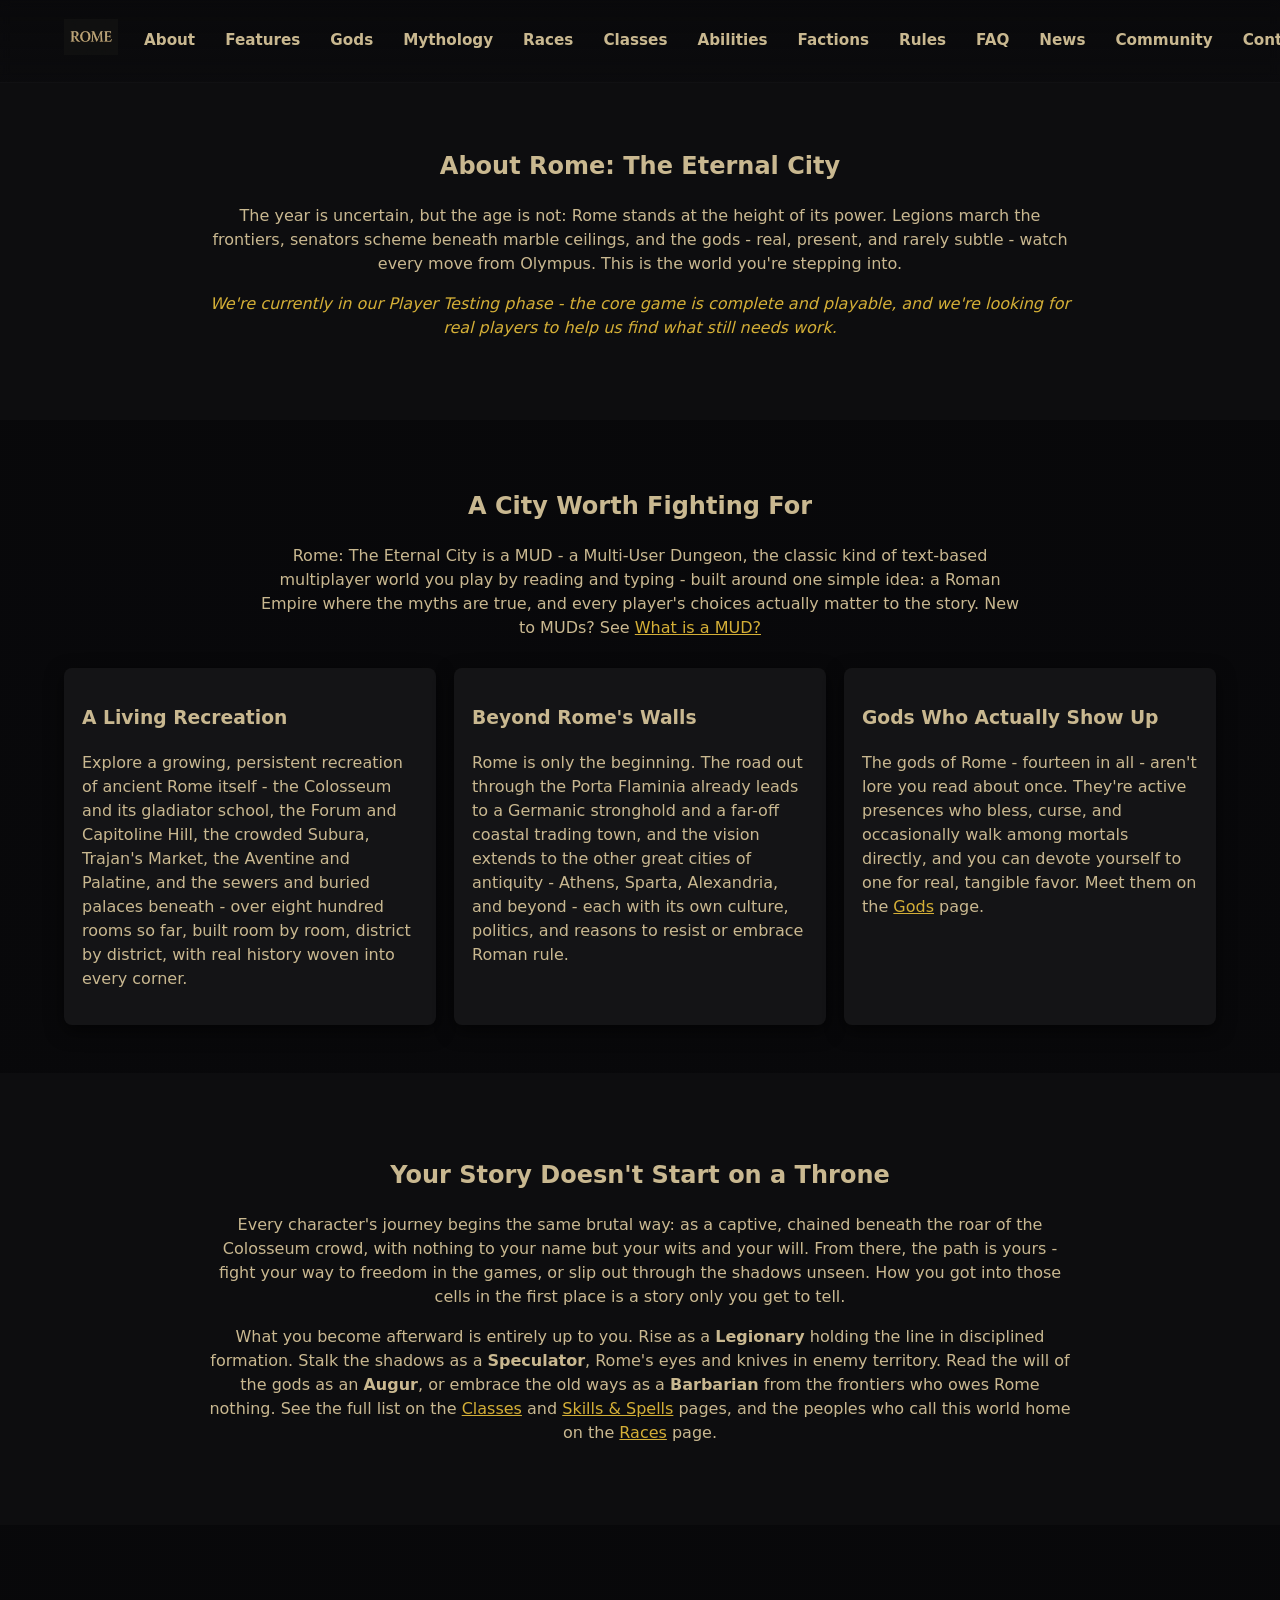
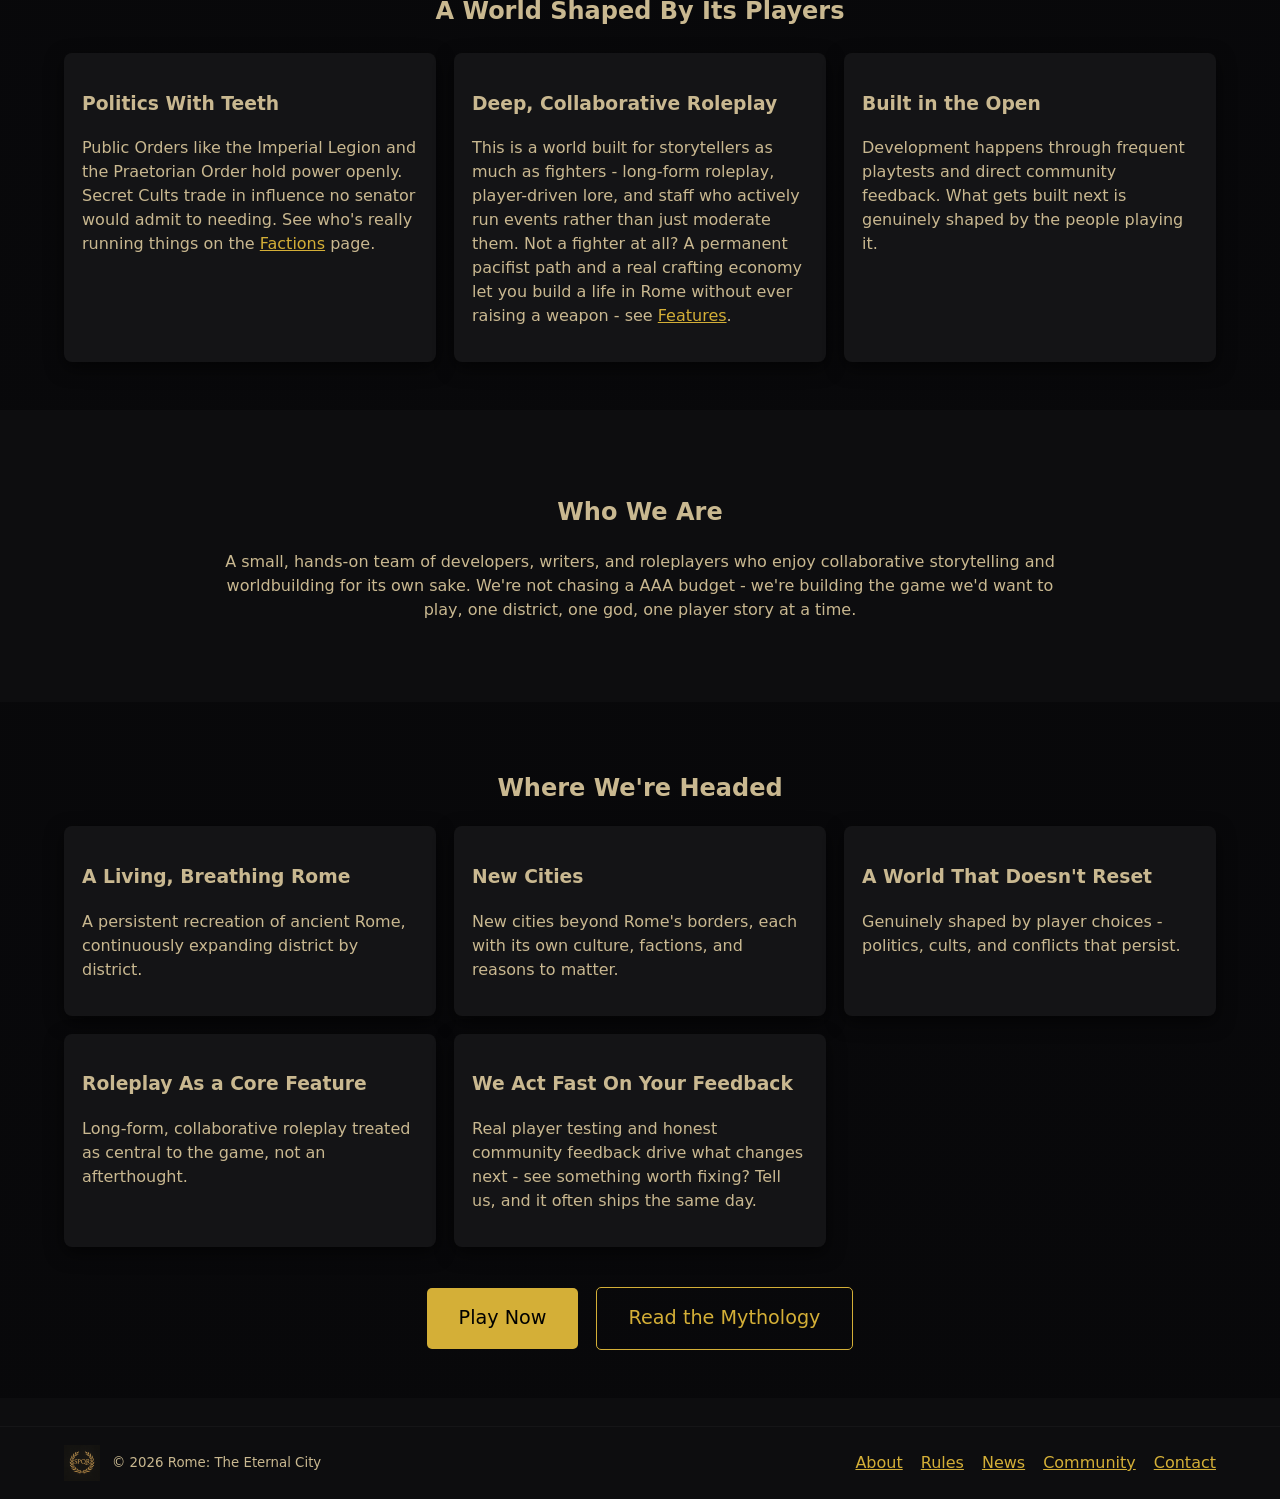
<file: website/about.html>
<!doctype html>
<html lang="en">
<head>
  <meta charset="utf-8" />
  <meta name="viewport" content="width=device-width,initial-scale=1" />
  <title>About — Rome, a Roman Roleplay MUD</title>
  <meta name="description" content="About Rome: The Eternal City, a free Roman roleplay MUD (multi-user dungeon) - a text-based multiplayer world where the myths are true and the gods shape the story. Now in Player Testing.">
  <meta property="og:title" content="About — Rome: The Eternal City, a Roman Roleplay MUD">
  <meta property="og:description" content="A free Roman roleplay MUD - a text-based multiplayer world where the myths are true and the gods shape the story.">
  <meta property="og:image" content="https://rome.vineyard.haus/assets/hero-bg.jpg">
  <meta property="og:type" content="website">
  <meta name="twitter:card" content="summary_large_image">
  <link rel="canonical" href="https://rome.vineyard.haus/about.html">
  <link rel="stylesheet" href="styles.css">
  <link rel="icon" href="favicon.ico" sizes="any">
  <link rel="icon" type="image/png" href="assets/favicon-32.png" sizes="32x32">
  <link rel="apple-touch-icon" href="assets/favicon-180.png">
</head>
<body>
  <!-- header (same as index) -->
  <header id="site-header" class="site-header">
    <div class="nav-inner">
      <a class="brand" href="index.html"><img src="assets/rome-wordmark.png" alt="Rome logo" id="logo"></a>
      <nav class="main-nav">
        <a href="about.html">About</a>
        <a href="features.html">Features</a>
        <a href="gods.html">Gods</a>
        <a href="mythology.html">Mythology</a>
        <a href="races.html">Races</a>
        <a href="classes.html">Classes</a>
        <a href="abilities.html">Abilities</a>
	<a href="factions.html">Factions</a>
        <a href="rules.html">Rules</a>
        <a href="faq.html">FAQ</a>
        <a href="news.html">News</a>
        <a href="community.html">Community</a>
        <a href="contact.html">Contact</a>
        <a href="play.html" class="nav-cta">Play Now</a>
      </nav>
      <button id="mobile-toggle" class="mobile-toggle" aria-label="Open menu">☰</button>
    </div>
  </header>

  <main style="margin-top:64px">
    <section class="section centered">
      <div class="container">
        <h1>About Rome: The Eternal City</h1>
        <p class="lede">The year is uncertain, but the age is not: Rome stands at the height of its power. Legions march the frontiers, senators scheme beneath marble ceilings, and the gods - real, present, and rarely subtle - watch every move from Olympus. This is the world you're stepping into.</p>
        <p style="margin-top:16px; color:var(--accent); font-style:italic;">We're currently in our Player Testing phase - the core game is complete and playable, and we're looking for real players to help us find what still needs work.</p>
      </div>
    </section>

    <section class="section dark">
      <div class="container">
        <h2 style="text-align:center">A City Worth Fighting For</h2>
        <p class="lede" style="text-align:center; max-width:760px; margin:12px auto 0;">
          Rome: The Eternal City is a MUD - a Multi-User Dungeon, the classic kind of text-based multiplayer world you play by reading and typing - built around one simple idea: a Roman Empire where the myths are true, and every player's choices actually matter to the story. New to MUDs? See <a href="faq.html#what-is-a-mud">What is a MUD?</a>
        </p>
        <div class="grid-3" style="margin-top:28px">
          <div class="card">
            <h3>A Living Recreation</h3>
            <p>Explore a growing, persistent recreation of ancient Rome itself - the Colosseum and its gladiator school, the Forum and Capitoline Hill, the crowded Subura, Trajan's Market, the Aventine and Palatine, and the sewers and buried palaces beneath - over eight hundred rooms so far, built room by room, district by district, with real history woven into every corner.</p>
          </div>
          <div class="card">
            <h3>Beyond Rome's Walls</h3>
            <p>Rome is only the beginning. The road out through the Porta Flaminia already leads to a Germanic stronghold and a far-off coastal trading town, and the vision extends to the other great cities of antiquity - Athens, Sparta, Alexandria, and beyond - each with its own culture, politics, and reasons to resist or embrace Roman rule.</p>
          </div>
          <div class="card">
            <h3>Gods Who Actually Show Up</h3>
            <p>The gods of Rome - fourteen in all - aren't lore you read about once. They're active presences who bless, curse, and occasionally walk among mortals directly, and you can devote yourself to one for real, tangible favor. Meet them on the <a href="gods.html">Gods</a> page.</p>
          </div>
        </div>
      </div>
    </section>

    <section class="section centered">
      <div class="container">
        <h2>Your Story Doesn't Start on a Throne</h2>
        <p class="lede">Every character's journey begins the same brutal way: as a captive, chained beneath the roar of the Colosseum crowd, with nothing to your name but your wits and your will. From there, the path is yours - fight your way to freedom in the games, or slip out through the shadows unseen. How you got into those cells in the first place is a story only you get to tell.</p>
        <p class="lede">What you become afterward is entirely up to you. Rise as a <strong>Legionary</strong> holding the line in disciplined formation. Stalk the shadows as a <strong>Speculator</strong>, Rome's eyes and knives in enemy territory. Read the will of the gods as an <strong>Augur</strong>, or embrace the old ways as a <strong>Barbarian</strong> from the frontiers who owes Rome nothing. See the full list on the <a href="classes.html">Classes</a> and <a href="abilities.html">Skills & Spells</a> pages, and the peoples who call this world home on the <a href="races.html">Races</a> page.</p>
      </div>
    </section>

    <section class="section dark">
      <div class="container">
        <h2 style="text-align:center">A World Shaped By Its Players</h2>
        <div class="grid-3" style="margin-top:24px">
          <div class="card">
            <h3>Politics With Teeth</h3>
            <p>Public Orders like the Imperial Legion and the Praetorian Order hold power openly. Secret Cults trade in influence no senator would admit to needing. See who's really running things on the <a href="factions.html">Factions</a> page.</p>
          </div>
          <div class="card">
            <h3>Deep, Collaborative Roleplay</h3>
            <p>This is a world built for storytellers as much as fighters - long-form roleplay, player-driven lore, and staff who actively run events rather than just moderate them. Not a fighter at all? A permanent pacifist path and a real crafting economy let you build a life in Rome without ever raising a weapon - see <a href="features.html">Features</a>.</p>
          </div>
          <div class="card">
            <h3>Built in the Open</h3>
            <p>Development happens through frequent playtests and direct community feedback. What gets built next is genuinely shaped by the people playing it.</p>
          </div>
        </div>
      </div>
    </section>

    <section class="section centered">
      <div class="container">
        <h2>Who We Are</h2>
        <p>A small, hands-on team of developers, writers, and roleplayers who enjoy collaborative storytelling and worldbuilding for its own sake. We're not chasing a AAA budget - we're building the game we'd want to play, one district, one god, one player story at a time.</p>
      </div>
    </section>

    <section class="section dark">
      <div class="container">
        <h2 style="text-align:center">Where We're Headed</h2>
        <div class="grid-3" style="margin-top:20px">
          <div class="card">
            <h3>A Living, Breathing Rome</h3>
            <p>A persistent recreation of ancient Rome, continuously expanding district by district.</p>
          </div>
          <div class="card">
            <h3>New Cities</h3>
            <p>New cities beyond Rome's borders, each with its own culture, factions, and reasons to matter.</p>
          </div>
          <div class="card">
            <h3>A World That Doesn't Reset</h3>
            <p>Genuinely shaped by player choices - politics, cults, and conflicts that persist.</p>
          </div>
          <div class="card">
            <h3>Roleplay As a Core Feature</h3>
            <p>Long-form, collaborative roleplay treated as central to the game, not an afterthought.</p>
          </div>
          <div class="card">
            <h3>We Act Fast On Your Feedback</h3>
            <p>Real player testing and honest community feedback drive what changes next - see something worth fixing? Tell us, and it often ships the same day.</p>
          </div>
        </div>

        <div style="text-align:center; margin-top:40px;">
          <a class="btn primary" href="play.html">Play Now</a>
          <a class="btn ghost" href="mythology.html" style="margin-left:12px;">Read the Mythology</a>
        </div>
      </div>
    </section>
  </main>

  <footer class="site-footer">
    <div class="container">
      <div class="footer-left">
        <img src="assets/rome-mark.png" alt="rome mark" class="footer-mark">
        <small>© 2026 Rome: The Eternal City</small>
      </div>
      <div class="footer-right">
        <nav class="foot-nav">
          <a href="about.html">About</a><a href="rules.html">Rules</a><a href="news.html">News</a><a href="community.html">Community</a><a href="contact.html">Contact</a>
        </nav>
      </div>
    </div>
  </footer>
<script src="script.js"></script>
</body>
</html>
</file>
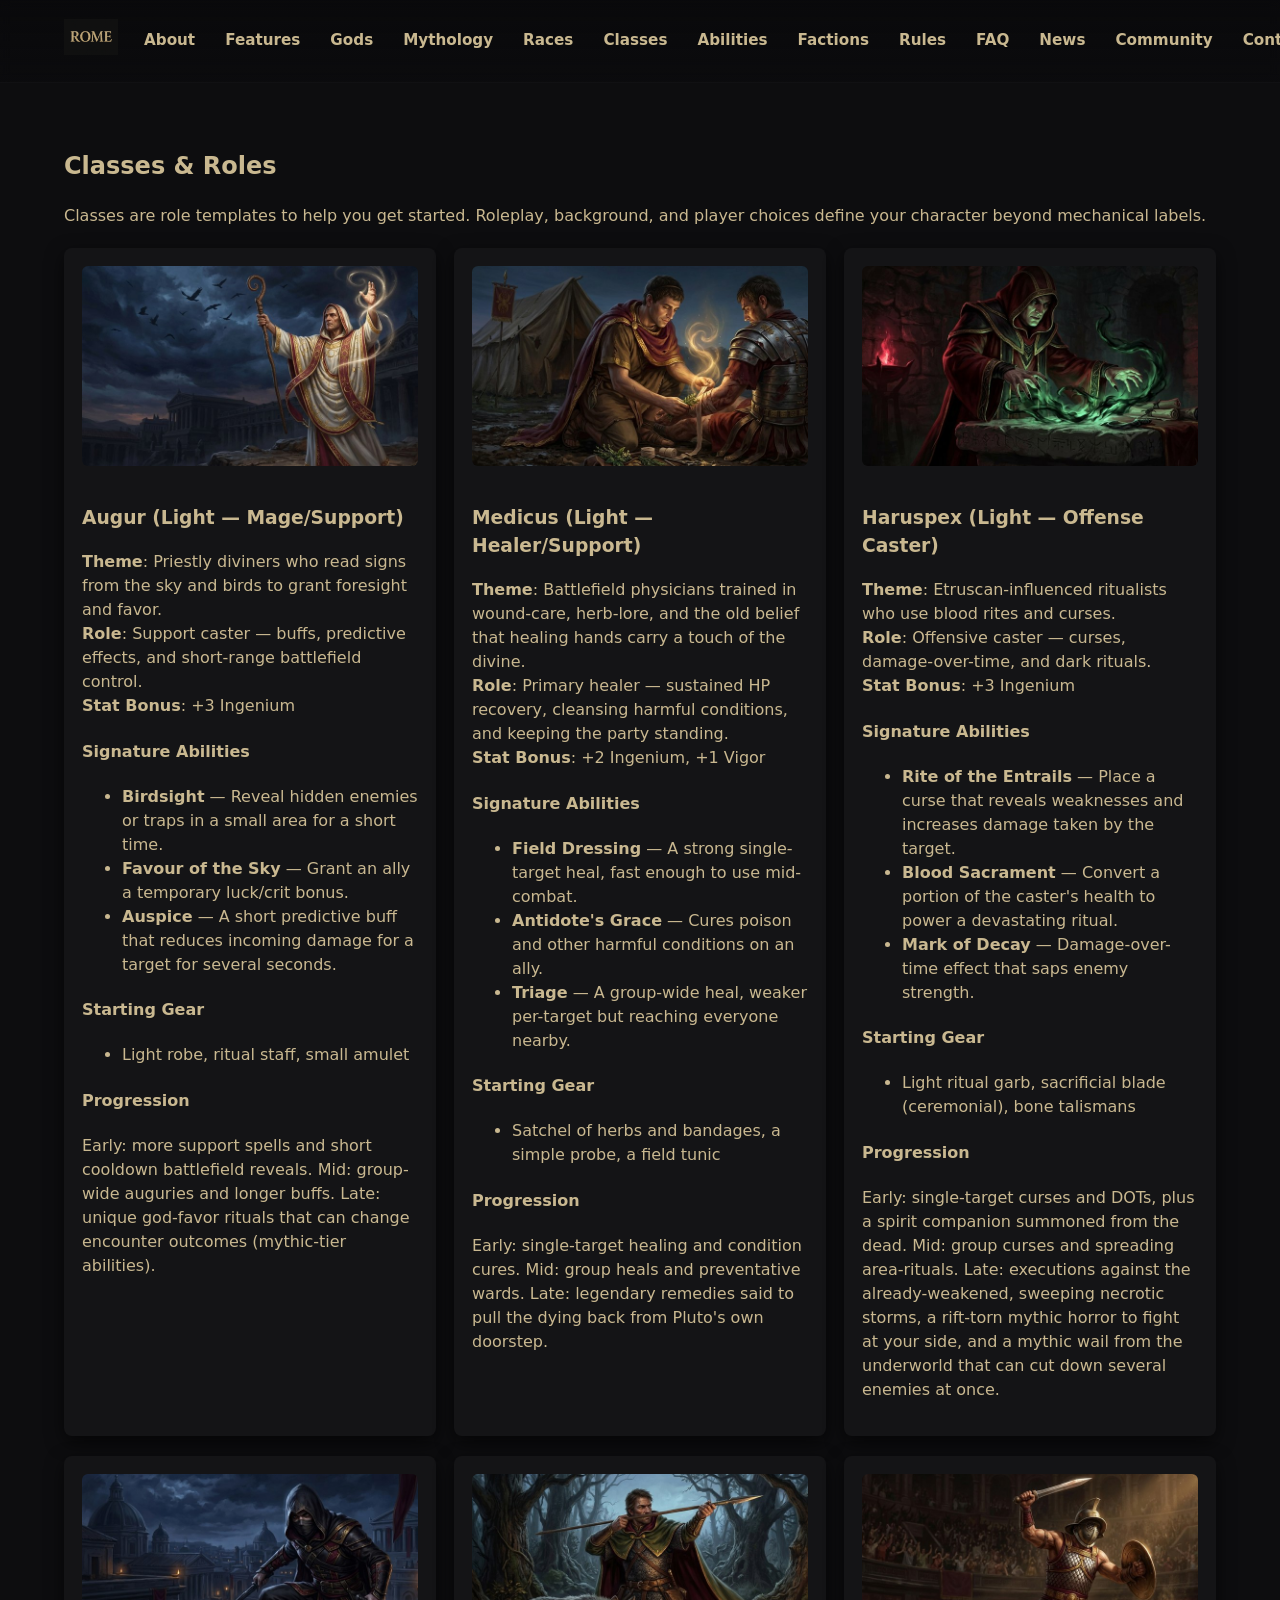
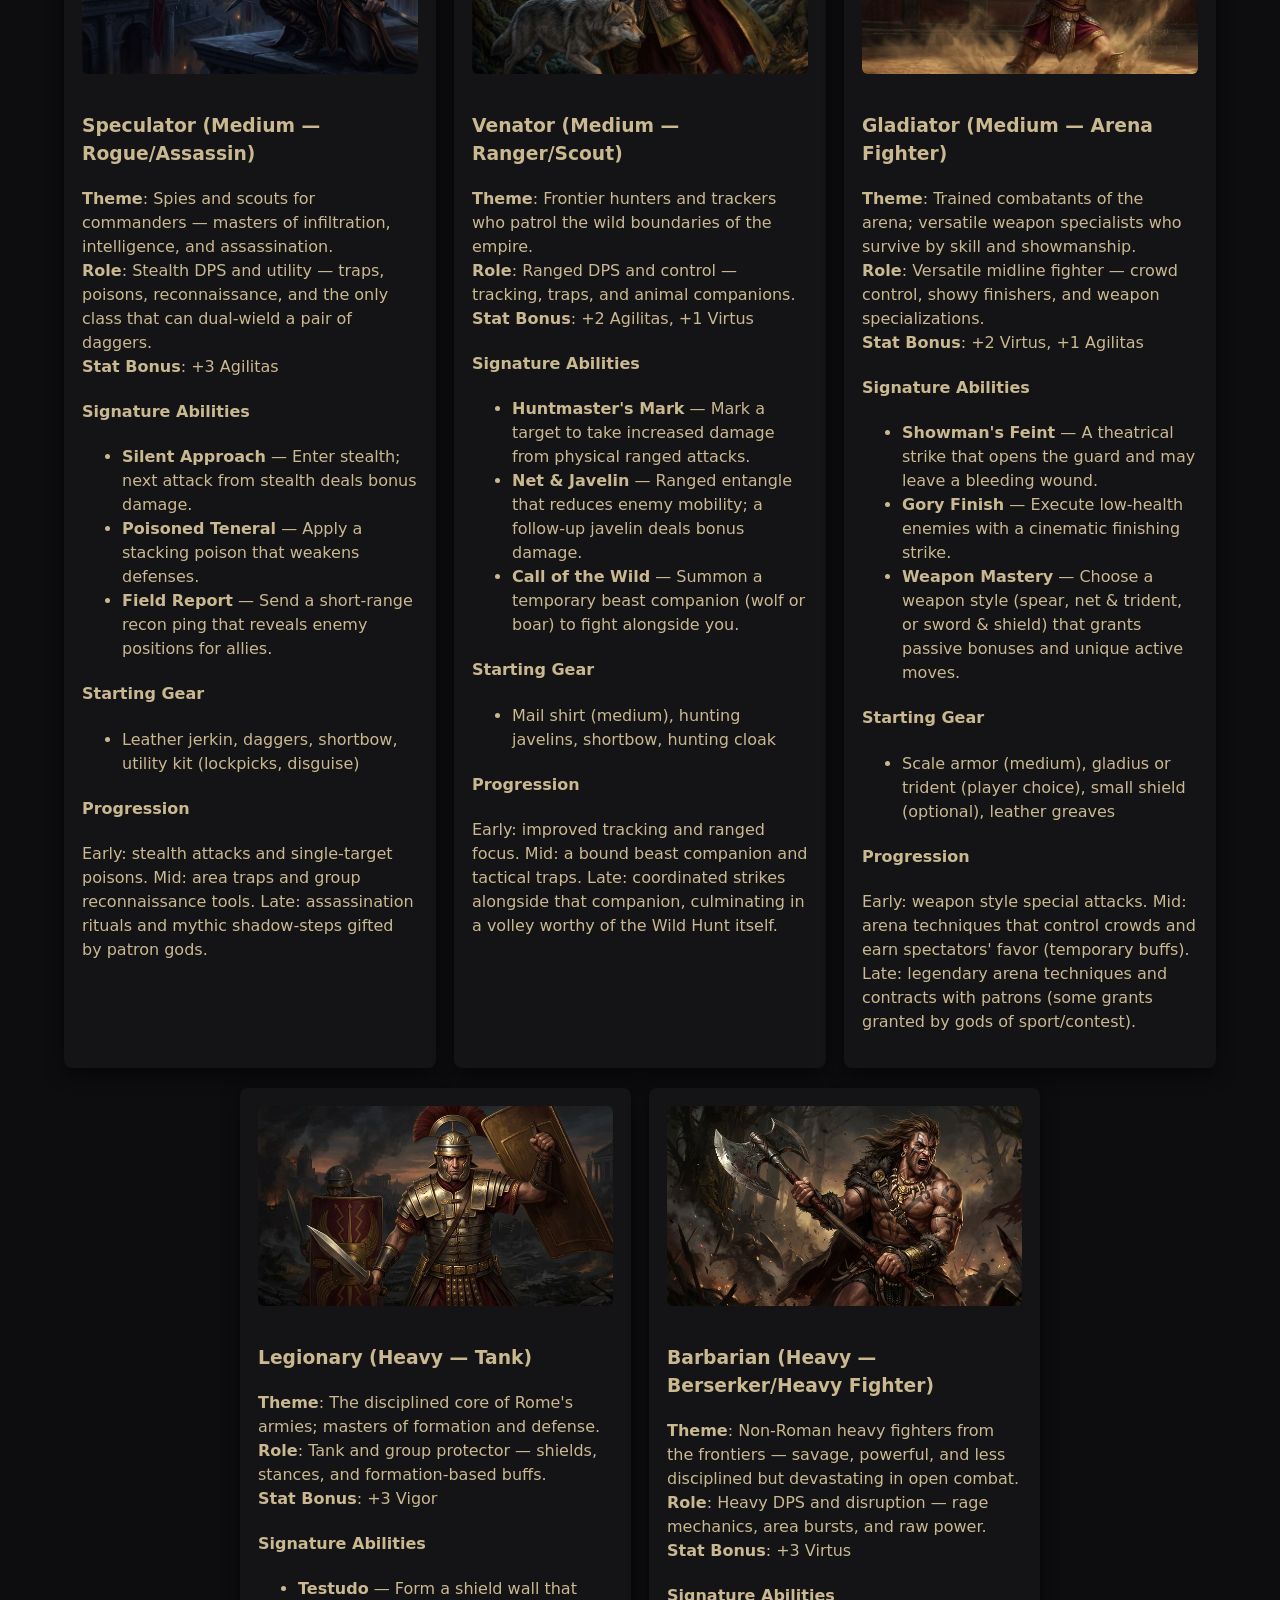
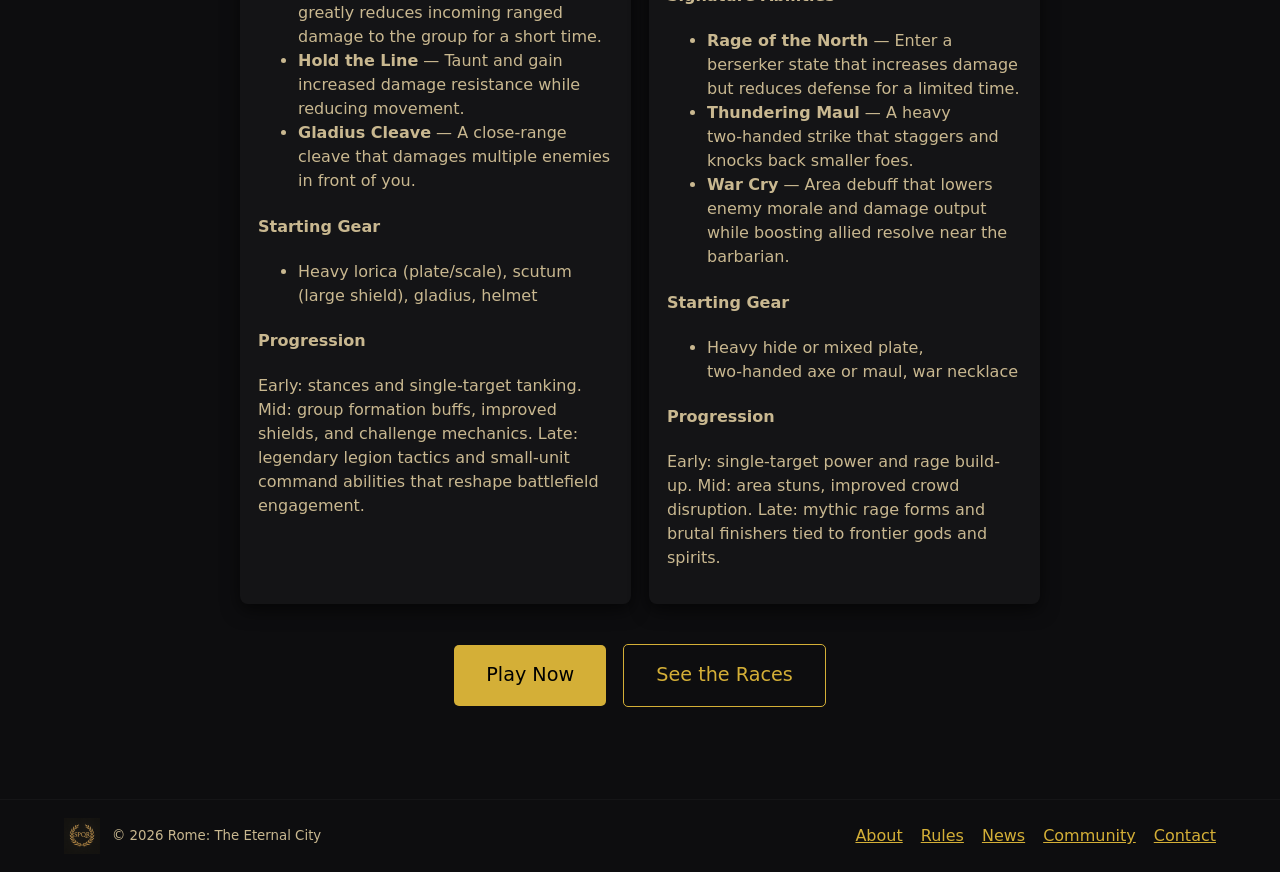
<file: website/classes.html>
<!doctype html>
<html lang="en">
<head>
  <meta charset="utf-8" />
  <meta name="viewport" content="width=device-width,initial-scale=1" />
  <title>Classes — Rome</title>
  <meta name="description" content="Eight classes to choose from in Rome: The Eternal City, from the priestly Augur to the frontier Barbarian - each with real signature abilities, starting gear, and a full progression path.">
  <meta property="og:title" content="Classes — Rome: The Eternal City">
  <meta property="og:description" content="Eight classes to choose from, from the priestly Augur to the frontier Barbarian.">
  <meta property="og:image" content="https://rome.vineyard.haus/assets/hero-bg.jpg">
  <meta property="og:type" content="website">
  <meta name="twitter:card" content="summary_large_image">
  <link rel="canonical" href="https://rome.vineyard.haus/classes.html">
  <link rel="stylesheet" href="styles.css">
  <link rel="icon" href="favicon.ico" sizes="any">
  <link rel="icon" type="image/png" href="assets/favicon-32.png" sizes="32x32">
  <link rel="apple-touch-icon" href="assets/favicon-180.png">
</head>
<body>
  <!-- header -->
  <header id="site-header" class="site-header">
    <div class="nav-inner">
      <a class="brand" href="index.html"><img src="assets/rome-wordmark.png" alt="Rome logo" id="logo"></a>
      <nav class="main-nav">
        <a href="about.html">About</a>
        <a href="features.html">Features</a>
        <a href="gods.html">Gods</a>
        <a href="mythology.html">Mythology</a>
        <a href="races.html">Races</a>
        <a href="classes.html">Classes</a>
        <a href="abilities.html">Abilities</a>
        <a href="factions.html">Factions</a>
        <a href="rules.html">Rules</a>
        <a href="faq.html">FAQ</a>
        <a href="news.html">News</a>
        <a href="community.html">Community</a>
        <a href="contact.html">Contact</a>
        <a href="play.html" class="nav-cta">Play Now</a>
      </nav>
      <button id="mobile-toggle" class="mobile-toggle" aria-label="Open menu">☰</button>
    </div>
  </header>

  <main style="margin-top:64px">
    <section class="section">
      <div class="container">
        <h1>Classes & Roles</h1>
        <p class="lede">Classes are role templates to help you get started. Roleplay, background, and player choices define your character beyond mechanical labels.</p>

        <div class="grid-3" style="margin-top:20px">
<div class="card">
            <img src="assets/class-augur.jpg" alt="An augur reading omens from a flock of birds beneath a stormy sky" style="width:100%;height:200px;object-fit:cover;object-position:center 25%;border-radius:6px;margin-bottom:12px;">
            <h3>Augur (Light — Mage/Support)</h3>
            <p><strong>Theme</strong>: Priestly diviners who read signs from the sky and birds to grant foresight and favor.
            <br><strong>Role</strong>: Support caster — buffs, predictive effects, and short-range battlefield control.
            <br><strong>Stat Bonus</strong>: +3 Ingenium</p>
            <h4>Signature Abilities</h4>
            <ul>
              <li><strong>Birdsight</strong> — Reveal hidden enemies or traps in a small area for a short time.</li>
              <li><strong>Favour of the Sky</strong> — Grant an ally a temporary luck/crit bonus.</li>
              <li><strong>Auspice</strong> — A short predictive buff that reduces incoming damage for a target for several seconds.</li>
            </ul>
            <h4>Starting Gear</h4>
            <ul>
              <li>Light robe, ritual staff, small amulet</li>
            </ul>
            <h4>Progression</h4>
            <p>Early: more support spells and short cooldown battlefield reveals. Mid: group-wide auguries and longer buffs. Late: unique god-favor rituals that can change encounter outcomes (mythic-tier abilities).</p>
          </div>

<div class="card">
            <img src="assets/class-medicus.jpg" alt="A medicus treating a wounded legionary in a field camp" style="width:100%;height:200px;object-fit:cover;object-position:center 25%;border-radius:6px;margin-bottom:12px;">
            <h3>Medicus (Light — Healer/Support)</h3>
            <p><strong>Theme</strong>: Battlefield physicians trained in wound-care, herb-lore, and the old belief that healing hands carry a touch of the divine.
            <br><strong>Role</strong>: Primary healer — sustained HP recovery, cleansing harmful conditions, and keeping the party standing.
            <br><strong>Stat Bonus</strong>: +2 Ingenium, +1 Vigor</p>
            <h4>Signature Abilities</h4>
            <ul>
              <li><strong>Field Dressing</strong> — A strong single-target heal, fast enough to use mid-combat.</li>
              <li><strong>Antidote's Grace</strong> — Cures poison and other harmful conditions on an ally.</li>
              <li><strong>Triage</strong> — A group-wide heal, weaker per-target but reaching everyone nearby.</li>
            </ul>
            <h4>Starting Gear</h4>
            <ul>
              <li>Satchel of herbs and bandages, a simple probe, a field tunic</li>
            </ul>
            <h4>Progression</h4>
            <p>Early: single-target healing and condition cures. Mid: group heals and preventative wards. Late: legendary remedies said to pull the dying back from Pluto's own doorstep.</p>
          </div>

<div class="card">
            <img src="assets/class-haruspex.jpg" alt="A haruspex performing a dark ritual over a stone altar" style="width:100%;height:200px;object-fit:cover;object-position:center 25%;border-radius:6px;margin-bottom:12px;">
            <h3>Haruspex (Light — Offense Caster)</h3>
            <p><strong>Theme</strong>: Etruscan-influenced ritualists who use blood rites and curses.
            <br><strong>Role</strong>: Offensive caster — curses, damage-over-time, and dark rituals.
            <br><strong>Stat Bonus</strong>: +3 Ingenium</p>
            <h4>Signature Abilities</h4>
            <ul>
              <li><strong>Rite of the Entrails</strong> — Place a curse that reveals weaknesses and increases damage taken by the target.</li>
              <li><strong>Blood Sacrament</strong> — Convert a portion of the caster's health to power a devastating ritual.</li>
              <li><strong>Mark of Decay</strong> — Damage-over-time effect that saps enemy strength.</li>
            </ul>
            <h4>Starting Gear</h4>
            <ul>
              <li>Light ritual garb, sacrificial blade (ceremonial), bone talismans</li>
            </ul>
            <h4>Progression</h4>
            <p>Early: single-target curses and DOTs, plus a spirit companion summoned from the dead. Mid: group curses and spreading area-rituals. Late: executions against the already-weakened, sweeping necrotic storms, a rift-torn mythic horror to fight at your side, and a mythic wail from the underworld that can cut down several enemies at once.</p>
          </div>
        </div>

        <div class="grid-3" style="margin-top:20px">
<div class="card">
            <img src="assets/class-speculator.jpg" alt="A hooded speculator crouched on a rooftop above nighttime Rome" style="width:100%;height:200px;object-fit:cover;object-position:center 25%;border-radius:6px;margin-bottom:12px;">
            <h3>Speculator (Medium — Rogue/Assassin)</h3>
            <p><strong>Theme</strong>: Spies and scouts for commanders — masters of infiltration, intelligence, and assassination.
            <br><strong>Role</strong>: Stealth DPS and utility — traps, poisons, reconnaissance, and the only class that can dual-wield a pair of daggers.
            <br><strong>Stat Bonus</strong>: +3 Agilitas</p>
            <h4>Signature Abilities</h4>
            <ul>
              <li><strong>Silent Approach</strong> — Enter stealth; next attack from stealth deals bonus damage.</li>
              <li><strong>Poisoned Teneral</strong> — Apply a stacking poison that weakens defenses.</li>
              <li><strong>Field Report</strong> — Send a short-range recon ping that reveals enemy positions for allies.</li>
            </ul>
            <h4>Starting Gear</h4>
            <ul>
              <li>Leather jerkin, daggers, shortbow, utility kit (lockpicks, disguise)</li>
            </ul>
            <h4>Progression</h4>
            <p>Early: stealth attacks and single-target poisons. Mid: area traps and group reconnaissance tools. Late: assassination rituals and mythic shadow-steps gifted by patron gods.</p>
          </div>

<div class="card">
            <img src="assets/class-venator.jpg" alt="A venator hunter with a spear and wolf companion in a forest" style="width:100%;height:200px;object-fit:cover;object-position:center 25%;border-radius:6px;margin-bottom:12px;">
            <h3>Venator (Medium — Ranger/Scout)</h3>
            <p><strong>Theme</strong>: Frontier hunters and trackers who patrol the wild boundaries of the empire.
            <br><strong>Role</strong>: Ranged DPS and control — tracking, traps, and animal companions.
            <br><strong>Stat Bonus</strong>: +2 Agilitas, +1 Virtus</p>
            <h4>Signature Abilities</h4>
            <ul>
              <li><strong>Huntmaster's Mark</strong> — Mark a target to take increased damage from physical ranged attacks.
              </li>
              <li><strong>Net & Javelin</strong> — Ranged entangle that reduces enemy mobility; a follow-up javelin deals bonus damage.</li>
              <li><strong>Call of the Wild</strong> — Summon a temporary beast companion (wolf or boar) to fight alongside you.
              </li>
            </ul>
            <h4>Starting Gear</h4>
            <ul>
              <li>Mail shirt (medium), hunting javelins, shortbow, hunting cloak</li>
            </ul>
            <h4>Progression</h4>
            <p>Early: improved tracking and ranged focus. Mid: a bound beast companion and tactical traps. Late: coordinated strikes alongside that companion, culminating in a volley worthy of the Wild Hunt itself.</p>
          </div>

<div class="card">
            <img src="assets/class-gladiator.jpg" alt="A gladiator mid-strike in the Colosseum arena" style="width:100%;height:200px;object-fit:cover;object-position:center 25%;border-radius:6px;margin-bottom:12px;">
            <h3>Gladiator (Medium — Arena Fighter)</h3>
            <p><strong>Theme</strong>: Trained combatants of the arena; versatile weapon specialists who survive by skill and showmanship.
            <br><strong>Role</strong>: Versatile midline fighter — crowd control, showy finishers, and weapon specializations.
            <br><strong>Stat Bonus</strong>: +2 Virtus, +1 Agilitas</p>
            <h4>Signature Abilities</h4>
            <ul>
              <li><strong>Showman's Feint</strong> — A theatrical strike that opens the guard and may leave a bleeding wound.</li>
              <li><strong>Gory Finish</strong> — Execute low-health enemies with a cinematic finishing strike.</li>
              <li><strong>Weapon Mastery</strong> — Choose a weapon style (spear, net & trident, or sword & shield) that grants passive bonuses and unique active moves.</li>
            </ul>
            <h4>Starting Gear</h4>
            <ul>
              <li>Scale armor (medium), gladius or trident (player choice), small shield (optional), leather greaves</li>
            </ul>
            <h4>Progression</h4>
            <p>Early: weapon style special attacks. Mid: arena techniques that control crowds and earn spectators' favor (temporary buffs). Late: legendary arena techniques and contracts with patrons (some grants granted by gods of sport/contest).</p>
          </div>
        </div>

        <div class="grid-3" style="margin-top:20px; grid-template-columns:repeat(2,1fr); max-width:800px; margin-left:auto; margin-right:auto;">
<div class="card">
            <img src="assets/class-legionary.jpg" alt="A legionary in full armor with scutum shield raised" style="width:100%;height:200px;object-fit:cover;object-position:center 25%;border-radius:6px;margin-bottom:12px;">
            <h3>Legionary (Heavy — Tank)</h3>
            <p><strong>Theme</strong>: The disciplined core of Rome's armies; masters of formation and defense.
            <br><strong>Role</strong>: Tank and group protector — shields, stances, and formation-based buffs.
            <br><strong>Stat Bonus</strong>: +3 Vigor</p>
            <h4>Signature Abilities</h4>
            <ul>
              <li><strong>Testudo</strong> — Form a shield wall that greatly reduces incoming ranged damage to the group for a short time.
              </li>
              <li><strong>Hold the Line</strong> — Taunt and gain increased damage resistance while reducing movement.
              </li>
              <li><strong>Gladius Cleave</strong> — A close-range cleave that damages multiple enemies in front of you.
              </li>
            </ul>
            <h4>Starting Gear</h4>
            <ul>
              <li>Heavy lorica (plate/scale), scutum (large shield), gladius, helmet</li>
            </ul>
            <h4>Progression</h4>
            <p>Early: stances and single-target tanking. Mid: group formation buffs, improved shields, and challenge mechanics. Late: legendary legion tactics and small-unit command abilities that reshape battlefield engagement.</p>
          </div>

<div class="card">
            <img src="assets/class-barbarian.jpg" alt="A barbarian warrior roaring mid-battle with a two-handed axe" style="width:100%;max-width:400px;height:200px;object-fit:cover;object-position:center 25%;border-radius:6px;margin-bottom:12px;">
            <h3>Barbarian (Heavy — Berserker/Heavy Fighter)</h3>
            <p><strong>Theme</strong>: Non‑Roman heavy fighters from the frontiers — savage, powerful, and less disciplined but devastating in open combat.
            <br><strong>Role</strong>: Heavy DPS and disruption — rage mechanics, area bursts, and raw power.
            <br><strong>Stat Bonus</strong>: +3 Virtus</p>
            <h4>Signature Abilities</h4>
            <ul>
              <li><strong>Rage of the North</strong> — Enter a berserker state that increases damage but reduces defense for a limited time.</li>
              <li><strong>Thundering Maul</strong> — A heavy two‑handed strike that staggers and knocks back smaller foes.</li>
              <li><strong>War Cry</strong> — Area debuff that lowers enemy morale and damage output while boosting allied resolve near the barbarian.</li>
            </ul>
            <h4>Starting Gear</h4>
            <ul>
              <li>Heavy hide or mixed plate, two‑handed axe or maul, war necklace</li>
            </ul>
            <h4>Progression</h4>
            <p>Early: single-target power and rage build-up. Mid: area stuns, improved crowd disruption. Late: mythic rage forms and brutal finishers tied to frontier gods and spirits.</p>
          </div>
        </div>

        <div style="text-align:center; margin-top:40px;">
          <a class="btn primary" href="play.html">Play Now</a>
          <a class="btn ghost" href="races.html" style="margin-left:12px;">See the Races</a>
        </div>
      </div>
    </section>
  </main>

  <footer class="site-footer">
    <div class="container">
      <div class="footer-left">
        <img src="assets/rome-mark.png" alt="rome mark" class="footer-mark">
        <small>© 2026 Rome: The Eternal City</small>
      </div>
      <div class="footer-right">
        <nav class="foot-nav">
          <a href="about.html">About</a><a href="rules.html">Rules</a><a href="news.html">News</a><a href="community.html">Community</a><a href="contact.html">Contact</a>
        </nav>
      </div>
    </div>
  </footer>
<script src="script.js"></script>
</body>
</html>
</file>
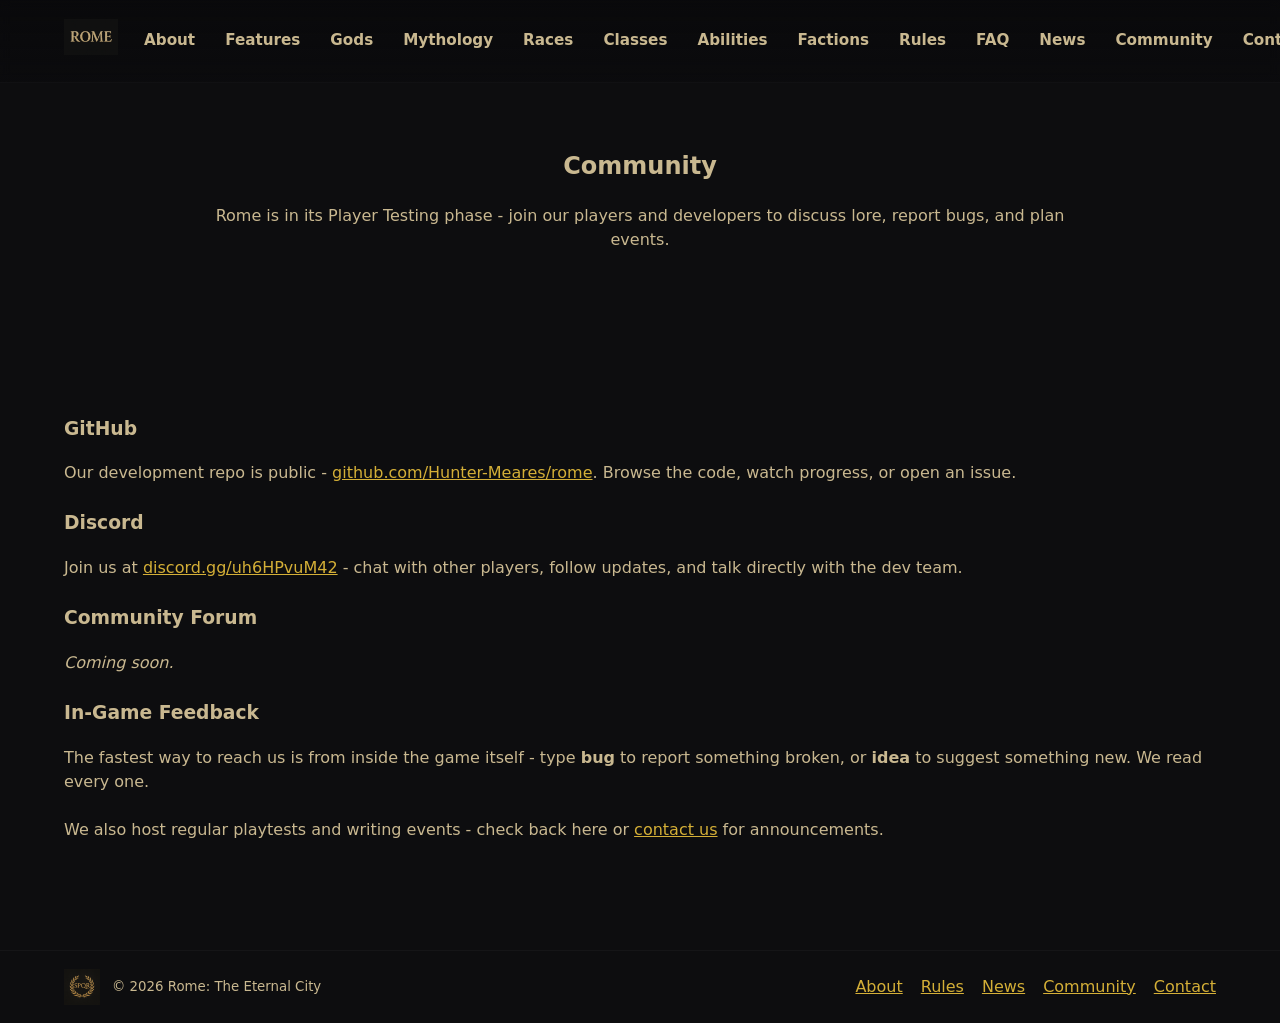
<file: website/community.html>
<!doctype html>
<html lang="en">
<head>
  <meta charset="utf-8" />
  <meta name="viewport" content="width=device-width,initial-scale=1" />
  <title>Community — Rome</title>
  <meta name="description" content="Join Rome: The Eternal City's community - our Discord server, dev repo on GitHub, and a forum on the way. Report bugs, share ideas, and help shape the game during its Player Testing phase.">
  <meta property="og:title" content="Community — Rome: The Eternal City">
  <meta property="og:description" content="Join Rome's community on Discord, plus our dev repo on GitHub.">
  <meta property="og:image" content="https://rome.vineyard.haus/assets/hero-bg.jpg">
  <meta property="og:type" content="website">
  <meta name="twitter:card" content="summary_large_image">
  <link rel="canonical" href="https://rome.vineyard.haus/community.html">
  <link rel="stylesheet" href="styles.css">
  <link rel="icon" href="favicon.ico" sizes="any">
  <link rel="icon" type="image/png" href="assets/favicon-32.png" sizes="32x32">
  <link rel="apple-touch-icon" href="assets/favicon-180.png">
</head>
<body>
  <!-- header -->
  <header id="site-header" class="site-header">
    <div class="nav-inner">
      <a class="brand" href="index.html"><img src="assets/rome-wordmark.png" alt="Rome logo" id="logo"></a>
      <nav class="main-nav">
        <a href="about.html">About</a>
        <a href="features.html">Features</a>
        <a href="gods.html">Gods</a>
        <a href="mythology.html">Mythology</a>
        <a href="races.html">Races</a>
        <a href="classes.html">Classes</a>
        <a href="abilities.html">Abilities</a>
        <a href="factions.html">Factions</a>
        <a href="rules.html">Rules</a>
        <a href="faq.html">FAQ</a>
        <a href="news.html">News</a>
        <a href="community.html">Community</a>
        <a href="contact.html">Contact</a>
        <a href="play.html" class="nav-cta">Play Now</a>
      </nav>
      <button id="mobile-toggle" class="mobile-toggle" aria-label="Open menu">☰</button>
    </div>
  </header>

  <main style="margin-top:64px">
    <section class="section centered">
      <div class="container">
        <h1>Community</h1>
        <p class="lede">Rome is in its Player Testing phase - join our players and developers to discuss lore, report bugs, and plan events.</p>
      </div>
    </section>

    <section class="section">
      <div class="container">
        <h3>GitHub</h3>
        <p>Our development repo is public - <a href="https://github.com/Hunter-Meares/rome" target="_blank" rel="noopener">github.com/Hunter-Meares/rome</a>. Browse the code, watch progress, or open an issue.</p>

        <h3 style="margin-top:24px">Discord</h3>
        <p>Join us at <a href="https://discord.gg/uh6HPvuM42" target="_blank" rel="noopener">discord.gg/uh6HPvuM42</a> - chat with other players, follow updates, and talk directly with the dev team.</p>

        <h3 style="margin-top:24px">Community Forum</h3>
        <p><em>Coming soon.</em></p>

        <h3 style="margin-top:24px">In-Game Feedback</h3>
        <p>The fastest way to reach us is from inside the game itself - type <strong>bug</strong> to report something broken, or <strong>idea</strong> to suggest something new. We read every one.</p>

        <p style="margin-top:24px">We also host regular playtests and writing events - check back here or <a href="contact.html">contact us</a> for announcements.</p>
      </div>
    </section>
  </main>

  <footer class="site-footer">
    <div class="container">
      <div class="footer-left">
        <img src="assets/rome-mark.png" alt="rome mark" class="footer-mark">
        <small>© 2026 Rome: The Eternal City</small>
      </div>
      <div class="footer-right">
        <nav class="foot-nav">
          <a href="about.html">About</a><a href="rules.html">Rules</a><a href="news.html">News</a><a href="community.html">Community</a><a href="contact.html">Contact</a>
        </nav>
      </div>
    </div>
  </footer>
<script src="script.js"></script>
</body>
</html>
</file>
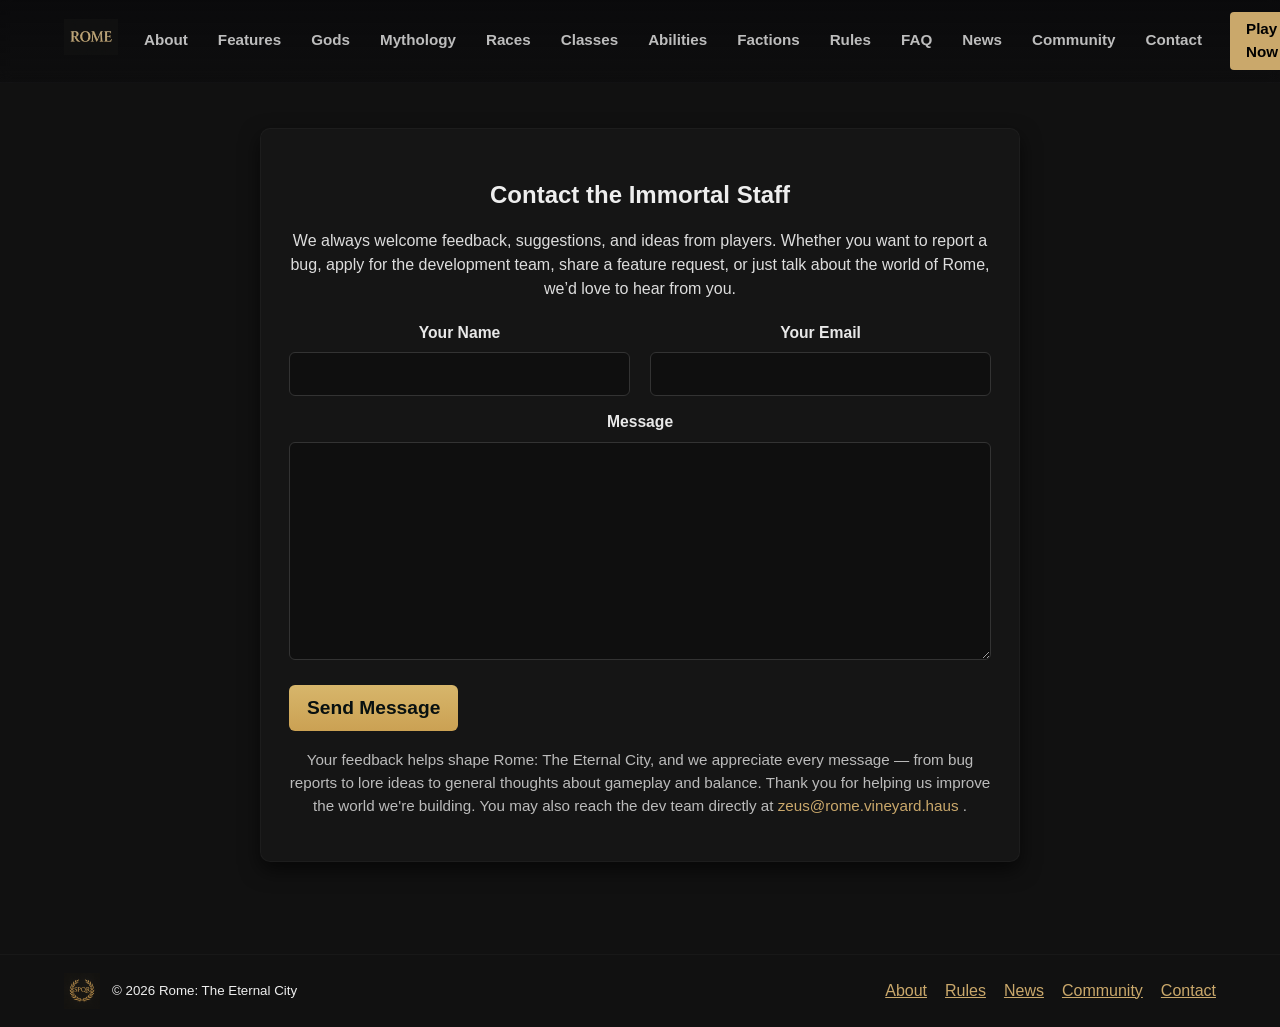
<file: website/contact.html>
<!doctype html>
<html lang="en">
<head>
  <meta charset="utf-8" />
  <meta name="viewport" content="width=device-width,initial-scale=1" />
  <title>Contact — Rome</title>
  <meta name="description" content="Get in touch with the team behind Rome: The Eternal City - bug reports, feedback, or general questions.">
  <meta property="og:title" content="Contact — Rome: The Eternal City">
  <meta property="og:description" content="Get in touch with the team behind Rome: The Eternal City.">
  <meta property="og:image" content="https://rome.vineyard.haus/assets/hero-bg.jpg">
  <meta property="og:type" content="website">
  <meta name="twitter:card" content="summary_large_image">
  <link rel="canonical" href="https://rome.vineyard.haus/contact.html">
  <link rel="stylesheet" href="styles.css">
  <link rel="icon" href="favicon.ico" sizes="any">
  <link rel="icon" type="image/png" href="assets/favicon-32.png" sizes="32x32">
  <link rel="apple-touch-icon" href="assets/favicon-180.png">
</head>
<body>
  <!-- header -->
  <header id="site-header" class="site-header">
    <div class="nav-inner">
      <a class="brand" href="index.html"><img src="assets/rome-wordmark.png" alt="Rome logo" id="logo"></a>
      <nav class="main-nav">
        <a href="about.html">About</a>
        <a href="features.html">Features</a>
        <a href="gods.html">Gods</a>
        <a href="mythology.html">Mythology</a>
        <a href="races.html">Races</a>
        <a href="classes.html">Classes</a>
        <a href="abilities.html">Abilities</a>
        <a href="factions.html">Factions</a>
        <a href="rules.html">Rules</a>
        <a href="faq.html">FAQ</a>
        <a href="news.html">News</a>
        <a href="community.html">Community</a>
        <a href="contact.html">Contact</a>
        <a href="play.html" class="nav-cta">Play Now</a>
      </nav>
      <button id="mobile-toggle" class="mobile-toggle" aria-label="Open menu">☰</button>
    </div>
  </header>

  <main style="margin-top:64px">
  <section class="section centered">
    <div class="container" id="contact-container" style="max-width:760px; margin:0 auto; padding:28px;">

      <h1 style="text-align:center; margin-bottom:6px;">Contact the Immortal Staff</h1>
      <p class="lede" style="text-align:center; color:#ddd; margin-bottom:20px;">
        We always welcome feedback, suggestions, and ideas from players. Whether you want to report a bug, apply for the development team, share a feature request, or just talk about the world of Rome, we’d love to hear from you.
      </p>

      <!-- Feedback banner -->
      <div id="contact-banner" role="status" aria-live="polite"
           style="display:none; padding:12px 16px; margin-bottom:18px; border-radius:6px;"></div>

      <form id="contact-form" class="contact-form" method="POST" novalidate>
        <!-- Honeypot: bots will fill this; humans won't see it -->
        <div style="position:absolute; left:-10000px; top:auto; width:1px; height:1px; overflow:hidden;" aria-hidden="true">
          <label>Leave this field empty (anti-spam)</label>
          <input type="text" name="website" tabindex="-1" autocomplete="off">
        </div>

        <div style="display:flex; gap:20px; flex-wrap:wrap;">
          <div style="flex:1 1 300px;">
            <label for="name" class="cf-label">Your Name</label>
            <input id="name" name="name" type="text" maxlength="100" required class="cf-input">
          </div>

          <div style="flex:1 1 300px;">
            <label for="email" class="cf-label">Your Email</label>
            <input id="email" name="email" type="email" maxlength="254" required class="cf-input">
          </div>
        </div>

        <div style="margin-top:14px;">
          <label for="message" class="cf-label">Message</label>
          <textarea id="message" name="message" rows="8" maxlength="6000" required class="cf-textarea"></textarea>
        </div>

        <!-- Optional reCAPTCHA placeholder (v2/invisible or v3). See contact.js & send_mail.php notes below. -->
        <input type="hidden" id="recaptcha-token" name="recaptcha_token" value="">

        <div style="margin-top:18px; display:flex; gap:12px; align-items:center;">
          <button id="contact-submit" type="submit" class="btn" style="min-width:140px;">
            Send Message
          </button>
          <div id="contact-spinner" style="display:none; font-size:0.9rem; color:#ccc;">Sending…</div>
        </div>

        <p style="margin-top:18px; font-size:0.95rem; color:#bbb;">
          Your feedback helps shape Rome: The Eternal City, and we appreciate every message — from bug reports to lore ideas to general thoughts about gameplay and balance. Thank you for helping us improve the world we're building. You may also reach the dev team directly at
          <a id="contact-email" href="mailto:zeus@rome.vineyard.haus" style="color:#caa86b; text-decoration:none;">
            zeus@rome.vineyard.haus
          </a>.
        </p>
      </form>
    </div>
  </section>
  </main>

<!-- include the CSS and JS below -->
<link rel="stylesheet" href="contact.css">
<script src="contact.js" defer></script>



  <footer class="site-footer">
    <div class="container">
      <div class="footer-left">
        <img src="assets/rome-mark.png" alt="rome mark" class="footer-mark">
        <small>© 2026 Rome: The Eternal City</small>
      </div>
      <div class="footer-right">
        <nav class="foot-nav">
          <a href="about.html">About</a><a href="rules.html">Rules</a><a href="news.html">News</a><a href="community.html">Community</a><a href="contact.html">Contact</a>
        </nav>
      </div>
    </div>
  </footer>
<script src="script.js"></script>
</body>
</html>
</file>
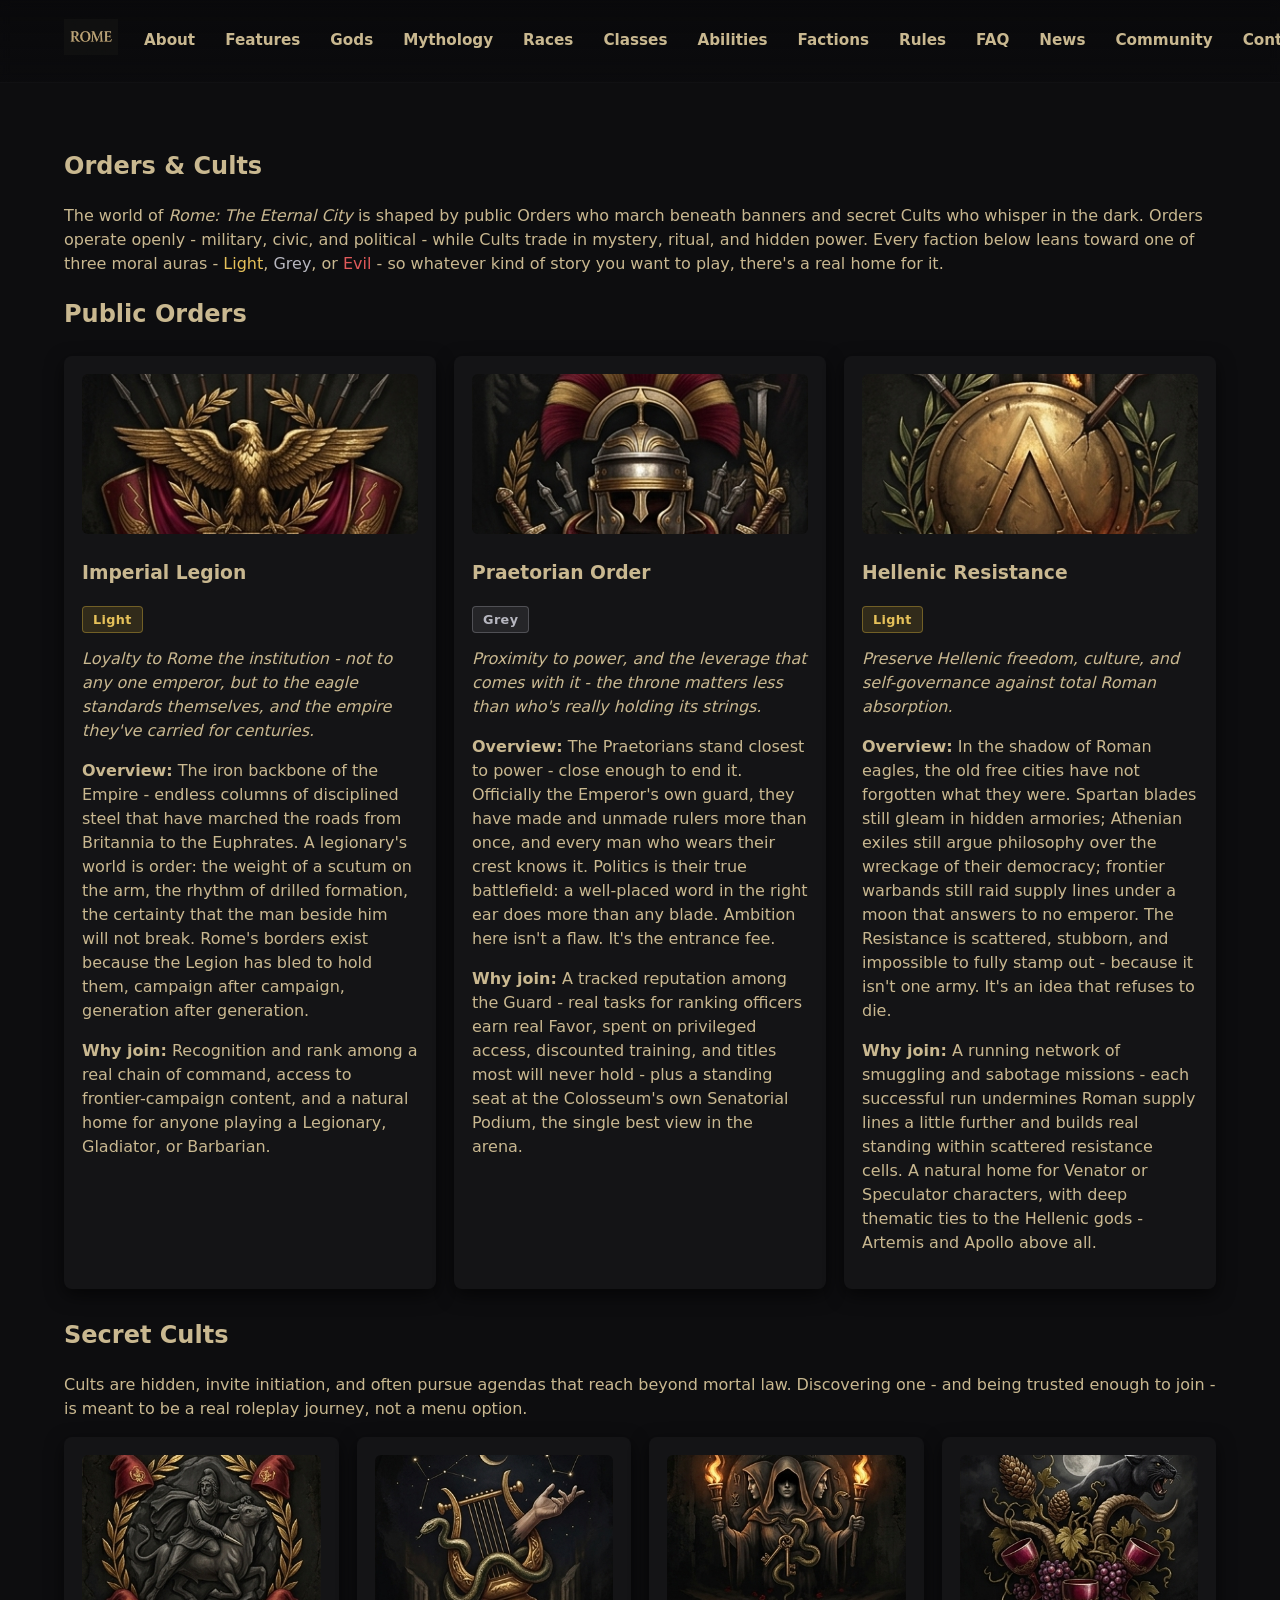
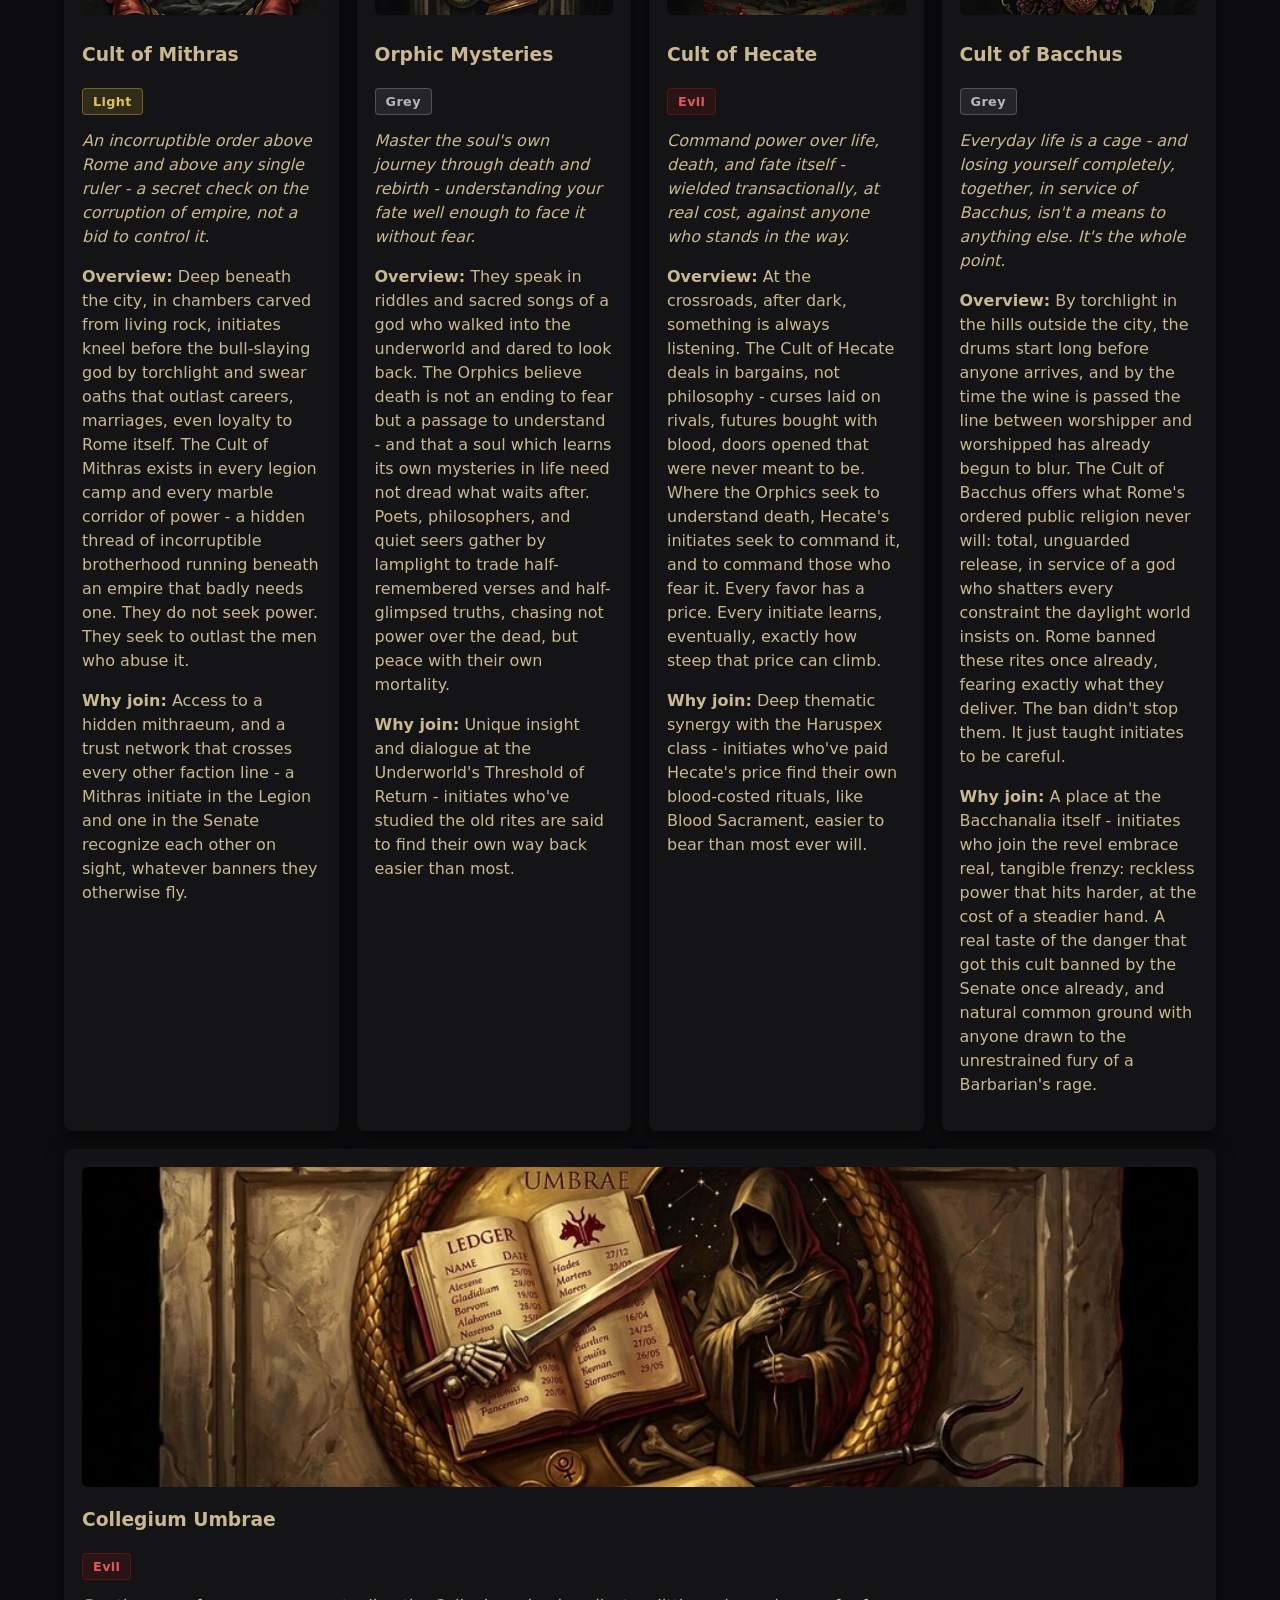
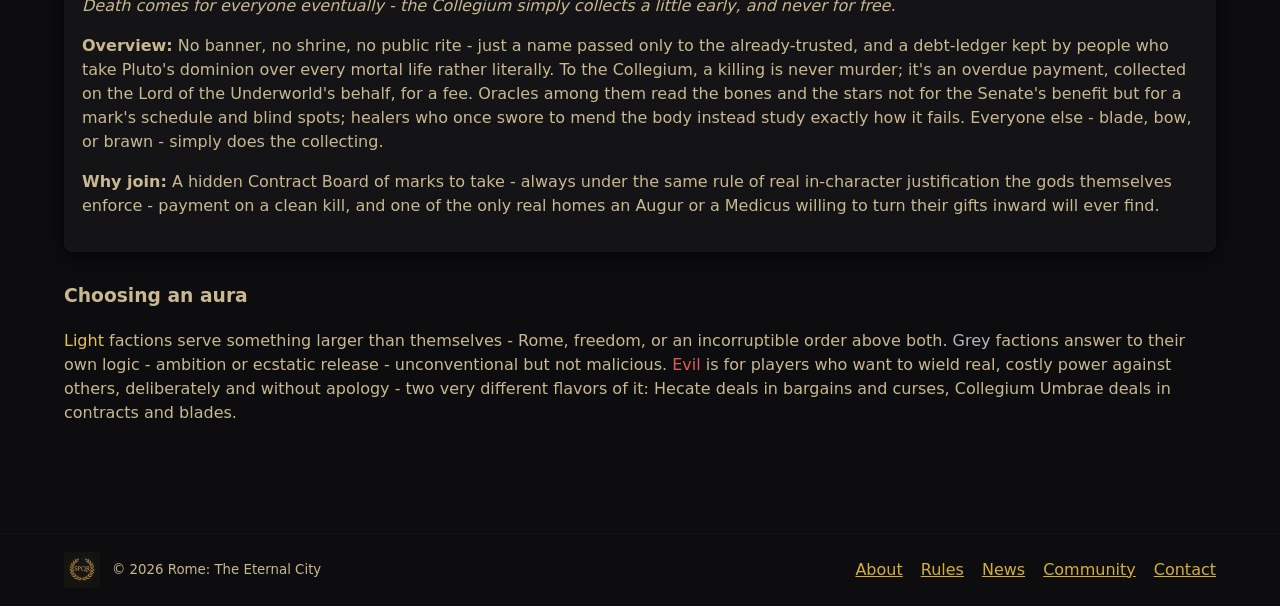
<file: website/factions.html>
<!doctype html>
<html lang="en">
<head>
  <meta charset="utf-8" />
  <meta name="viewport" content="width=device-width,initial-scale=1" />
  <title>Orders &amp; Cults — Factions</title>
  <meta name="description" content="Eight factions shape Rome's politics and shadows - public Orders like the Imperial Legion and Praetorian Order, and secret Cults trading in influence no senator would admit to needing.">
  <meta property="og:title" content="Orders & Cults — Rome: The Eternal City">
  <meta property="og:description" content="Eight factions shape Rome's politics and shadows - public Orders and secret Cults alike.">
  <meta property="og:image" content="https://rome.vineyard.haus/assets/hero-bg.jpg">
  <meta property="og:type" content="website">
  <meta name="twitter:card" content="summary_large_image">
  <link rel="canonical" href="https://rome.vineyard.haus/factions.html">
  <link rel="stylesheet" href="styles.css">
  <link rel="icon" href="favicon.ico" sizes="any">
  <link rel="icon" type="image/png" href="assets/favicon-32.png" sizes="32x32">
  <link rel="apple-touch-icon" href="assets/favicon-180.png">
  <style>
    .align-badge { display:inline-block; padding:3px 10px; border-radius:4px; font-size:0.8rem; font-weight:700; letter-spacing:0.03em; margin-bottom:8px; }
    .align-light { background:rgba(212,175,55,0.15); color:#e6c15a; border:1px solid rgba(212,175,55,0.4); }
    .align-grey { background:rgba(160,160,170,0.12); color:#b7b7c0; border:1px solid rgba(160,160,170,0.35); }
    .align-evil { background:rgba(140,20,20,0.18); color:#e05a5a; border:1px solid rgba(140,20,20,0.45); }
    .faction-goal { font-style:italic; color:var(--muted); margin:6px 0 10px; }
    .card-featured img { width:100%; max-height:320px; object-fit:cover; object-position:center; border-radius:6px; display:block; }
    .card-featured .card-featured-body { margin-top:16px; }
  </style>
</head>
<body>
  <!-- header -->
  <header id="site-header" class="site-header">
    <div class="nav-inner">
      <a class="brand" href="index.html"><img src="assets/rome-wordmark.png" alt="Rome logo" id="logo"></a>
      <nav class="main-nav">
        <a href="about.html">About</a>
        <a href="features.html">Features</a>
        <a href="gods.html">Gods</a>
        <a href="mythology.html">Mythology</a>
        <a href="races.html">Races</a>
        <a href="classes.html">Classes</a>
        <a href="abilities.html">Abilities</a>
        <a href="factions.html">Factions</a>
        <a href="rules.html">Rules</a>
        <a href="faq.html">FAQ</a>
        <a href="news.html">News</a>
        <a href="community.html">Community</a>
        <a href="contact.html">Contact</a>
        <a href="play.html" class="nav-cta">Play Now</a>
      </nav>
      <button id="mobile-toggle" class="mobile-toggle" aria-label="Open menu">☰</button>
    </div>
  </header>

  <main style="margin-top:64px">
    <section class="section">
      <div class="container">
        <h1>Orders &amp; Cults</h1>
        <p class="lede">The world of <em>Rome: The Eternal City</em> is shaped by public Orders who march beneath banners and secret Cults who whisper in the dark. Orders operate openly - military, civic, and political - while Cults trade in mystery, ritual, and hidden power. Every faction below leans toward one of three moral auras - <span style="color:#e6c15a">Light</span>, <span style="color:#b7b7c0">Grey</span>, or <span style="color:#e05a5a">Evil</span> - so whatever kind of story you want to play, there's a real home for it.</p>

        <h2>Public Orders</h2>
        <div class="grid-3">
          <div class="card">
            <img src="assets/faction-imperial-legion.png" alt="Imperial Legion crest" style="width:100%;height:160px;object-fit:cover;object-position:center;border-radius:6px;">
            <h3>Imperial Legion</h3>
            <span class="align-badge align-light">Light</span>
            <p class="faction-goal">Loyalty to Rome the institution - not to any one emperor, but to the eagle standards themselves, and the empire they've carried for centuries.</p>
            <p><strong>Overview:</strong> The iron backbone of the Empire - endless columns of disciplined steel that have marched the roads from Britannia to the Euphrates. A legionary's world is order: the weight of a scutum on the arm, the rhythm of drilled formation, the certainty that the man beside him will not break. Rome's borders exist because the Legion has bled to hold them, campaign after campaign, generation after generation.</p>
            <p><strong>Why join:</strong> Recognition and rank among a real chain of command, access to frontier-campaign content, and a natural home for anyone playing a Legionary, Gladiator, or Barbarian.</p>
          </div>

          <div class="card">
            <img src="assets/faction-praetorian-order.png" alt="Praetorian Order crest" style="width:100%;height:160px;object-fit:cover;object-position:center;border-radius:6px;">
            <h3>Praetorian Order</h3>
            <span class="align-badge align-grey">Grey</span>
            <p class="faction-goal">Proximity to power, and the leverage that comes with it - the throne matters less than who's really holding its strings.</p>
            <p><strong>Overview:</strong> The Praetorians stand closest to power - close enough to end it. Officially the Emperor's own guard, they have made and unmade rulers more than once, and every man who wears their crest knows it. Politics is their true battlefield: a well-placed word in the right ear does more than any blade. Ambition here isn't a flaw. It's the entrance fee.</p>
            <p><strong>Why join:</strong> A tracked reputation among the Guard - real tasks for ranking officers earn real Favor, spent on privileged access, discounted training, and titles most will never hold - plus a standing seat at the Colosseum's own Senatorial Podium, the single best view in the arena.</p>
          </div>

          <div class="card">
            <img src="assets/faction-hellenic-resistance.png" alt="Hellenic Resistance crest" style="width:100%;height:160px;object-fit:cover;object-position:center;border-radius:6px;">
            <h3>Hellenic Resistance</h3>
            <span class="align-badge align-light">Light</span>
            <p class="faction-goal">Preserve Hellenic freedom, culture, and self-governance against total Roman absorption.</p>
            <p><strong>Overview:</strong> In the shadow of Roman eagles, the old free cities have not forgotten what they were. Spartan blades still gleam in hidden armories; Athenian exiles still argue philosophy over the wreckage of their democracy; frontier warbands still raid supply lines under a moon that answers to no emperor. The Resistance is scattered, stubborn, and impossible to fully stamp out - because it isn't one army. It's an idea that refuses to die.</p>
            <p><strong>Why join:</strong> A running network of smuggling and sabotage missions - each successful run undermines Roman supply lines a little further and builds real standing within scattered resistance cells. A natural home for Venator or Speculator characters, with deep thematic ties to the Hellenic gods - Artemis and Apollo above all.</p>
          </div>
        </div>

        <h2 style="margin-top:28px">Secret Cults</h2>
        <p class="muted">Cults are hidden, invite initiation, and often pursue agendas that reach beyond mortal law. Discovering one - and being trusted enough to join - is meant to be a real roleplay journey, not a menu option.</p>

        <div class="grid-4" style="margin-top:12px">
          <div class="card">
            <img src="assets/cult-mithras.png" alt="Cult of Mithras crest" style="width:100%;height:160px;object-fit:cover;object-position:center;border-radius:6px;">
            <h3>Cult of Mithras</h3>
            <span class="align-badge align-light">Light</span>
            <p class="faction-goal">An incorruptible order above Rome and above any single ruler - a secret check on the corruption of empire, not a bid to control it.</p>
            <p><strong>Overview:</strong> Deep beneath the city, in chambers carved from living rock, initiates kneel before the bull-slaying god by torchlight and swear oaths that outlast careers, marriages, even loyalty to Rome itself. The Cult of Mithras exists in every legion camp and every marble corridor of power - a hidden thread of incorruptible brotherhood running beneath an empire that badly needs one. They do not seek power. They seek to outlast the men who abuse it.</p>
            <p><strong>Why join:</strong> Access to a hidden mithraeum, and a trust network that crosses every other faction line - a Mithras initiate in the Legion and one in the Senate recognize each other on sight, whatever banners they otherwise fly.</p>
          </div>

          <div class="card">
            <img src="assets/cult-orphic.png" alt="Orphic Mysteries crest" style="width:100%;height:160px;object-fit:cover;object-position:center;border-radius:6px;">
            <h3>Orphic Mysteries</h3>
            <span class="align-badge align-grey">Grey</span>
            <p class="faction-goal">Master the soul's own journey through death and rebirth - understanding your fate well enough to face it without fear.</p>
            <p><strong>Overview:</strong> They speak in riddles and sacred songs of a god who walked into the underworld and dared to look back. The Orphics believe death is not an ending to fear but a passage to understand - and that a soul which learns its own mysteries in life need not dread what waits after. Poets, philosophers, and quiet seers gather by lamplight to trade half-remembered verses and half-glimpsed truths, chasing not power over the dead, but peace with their own mortality.</p>
            <p><strong>Why join:</strong> Unique insight and dialogue at the Underworld's Threshold of Return - initiates who've studied the old rites are said to find their own way back easier than most.</p>
          </div>

          <div class="card">
            <img src="assets/cult-hecate.png" alt="Cult of Hecate crest" style="width:100%;height:160px;object-fit:cover;object-position:center;border-radius:6px;">
            <h3>Cult of Hecate</h3>
            <span class="align-badge align-evil">Evil</span>
            <p class="faction-goal">Command power over life, death, and fate itself - wielded transactionally, at real cost, against anyone who stands in the way.</p>
            <p><strong>Overview:</strong> At the crossroads, after dark, something is always listening. The Cult of Hecate deals in bargains, not philosophy - curses laid on rivals, futures bought with blood, doors opened that were never meant to be. Where the Orphics seek to understand death, Hecate's initiates seek to command it, and to command those who fear it. Every favor has a price. Every initiate learns, eventually, exactly how steep that price can climb.</p>
            <p><strong>Why join:</strong> Deep thematic synergy with the Haruspex class - initiates who've paid Hecate's price find their own blood-costed rituals, like Blood Sacrament, easier to bear than most ever will.</p>
          </div>

          <div class="card">
            <img src="assets/cult-bacchus.png" alt="Cult of Bacchus crest" style="width:100%;height:160px;object-fit:cover;object-position:center;border-radius:6px;">
            <h3>Cult of Bacchus</h3>
            <span class="align-badge align-grey">Grey</span>
            <p class="faction-goal">Everyday life is a cage - and losing yourself completely, together, in service of Bacchus, isn't a means to anything else. It's the whole point.</p>
            <p><strong>Overview:</strong> By torchlight in the hills outside the city, the drums start long before anyone arrives, and by the time the wine is passed the line between worshipper and worshipped has already begun to blur. The Cult of Bacchus offers what Rome's ordered public religion never will: total, unguarded release, in service of a god who shatters every constraint the daylight world insists on. Rome banned these rites once already, fearing exactly what they deliver. The ban didn't stop them. It just taught initiates to be careful.</p>
            <p><strong>Why join:</strong> A place at the Bacchanalia itself - initiates who join the revel embrace real, tangible frenzy: reckless power that hits harder, at the cost of a steadier hand. A real taste of the danger that got this cult banned by the Senate once already, and natural common ground with anyone drawn to the unrestrained fury of a Barbarian's rage.</p>
          </div>
        </div>

        <div class="card card-featured" style="margin-top:18px">
          <img src="assets/cult-umbrae.jpg" alt="Collegium Umbrae crest">
          <div class="card-featured-body">
            <h3>Collegium Umbrae</h3>
            <span class="align-badge align-evil">Evil</span>
            <p class="faction-goal">Death comes for everyone eventually - the Collegium simply collects a little early, and never for free.</p>
            <p><strong>Overview:</strong> No banner, no shrine, no public rite - just a name passed only to the already-trusted, and a debt-ledger kept by people who take Pluto's dominion over every mortal life rather literally. To the Collegium, a killing is never murder; it's an overdue payment, collected on the Lord of the Underworld's behalf, for a fee. Oracles among them read the bones and the stars not for the Senate's benefit but for a mark's schedule and blind spots; healers who once swore to mend the body instead study exactly how it fails. Everyone else - blade, bow, or brawn - simply does the collecting.</p>
            <p><strong>Why join:</strong> A hidden Contract Board of marks to take - always under the same rule of real in-character justification the gods themselves enforce - payment on a clean kill, and one of the only real homes an Augur or a Medicus willing to turn their gifts inward will ever find.</p>
          </div>
        </div>

        <section style="margin-top:30px">
          <h3>Choosing an aura</h3>
          <p><span style="color:#e6c15a">Light</span> factions serve something larger than themselves - Rome, freedom, or an incorruptible order above both. <span style="color:#b7b7c0">Grey</span> factions answer to their own logic - ambition or ecstatic release - unconventional but not malicious. <span style="color:#e05a5a">Evil</span> is for players who want to wield real, costly power against others, deliberately and without apology - two very different flavors of it: Hecate deals in bargains and curses, Collegium Umbrae deals in contracts and blades.</p>
        </section>

      </div>
    </section>
  </main>

  <footer class="site-footer">
    <div class="container">
      <div class="footer-left">
        <img src="assets/rome-mark.png" alt="rome mark" class="footer-mark">
        <small>© 2026 Rome: The Eternal City</small>
      </div>
      <div class="footer-right">
        <nav class="foot-nav">
          <a href="about.html">About</a><a href="rules.html">Rules</a><a href="news.html">News</a><a href="community.html">Community</a><a href="contact.html">Contact</a>
        </nav>
      </div>
    </div>
  </footer>
<script src="script.js"></script>
</body>
</html>
</file>
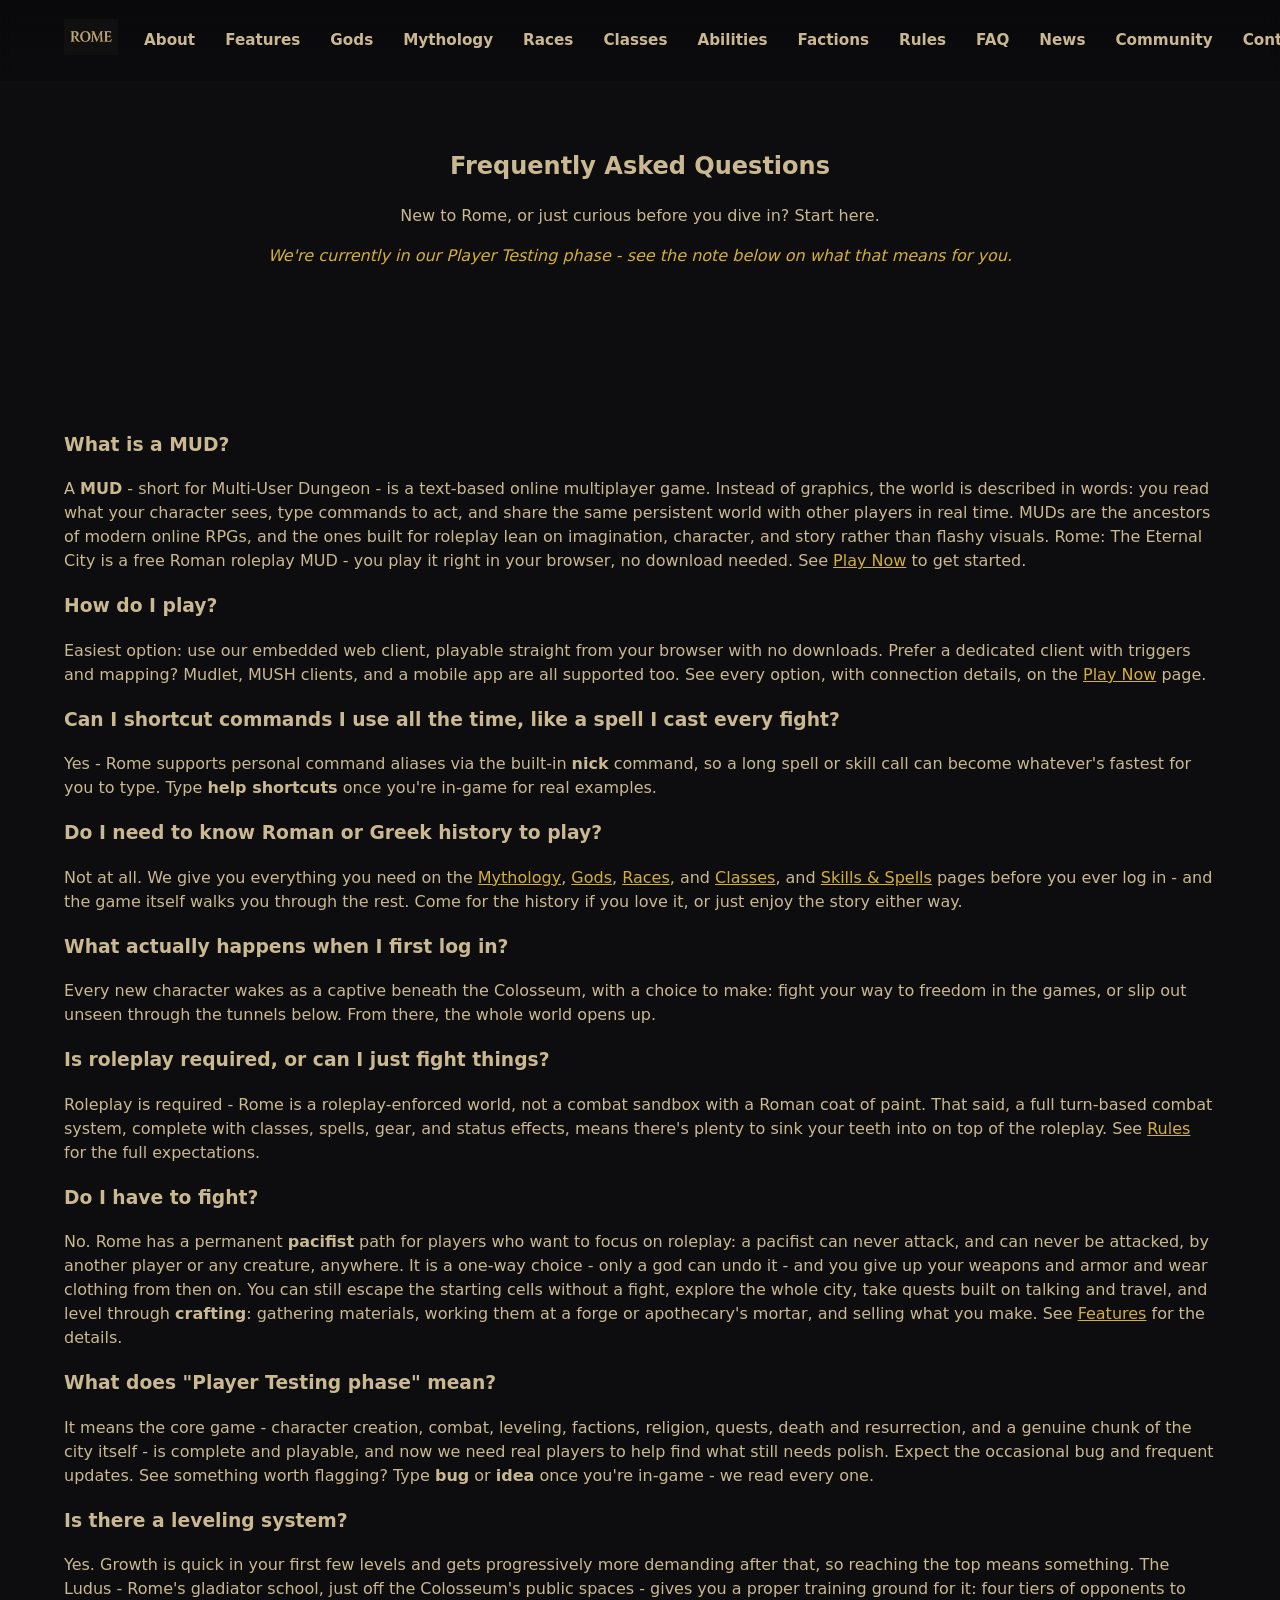
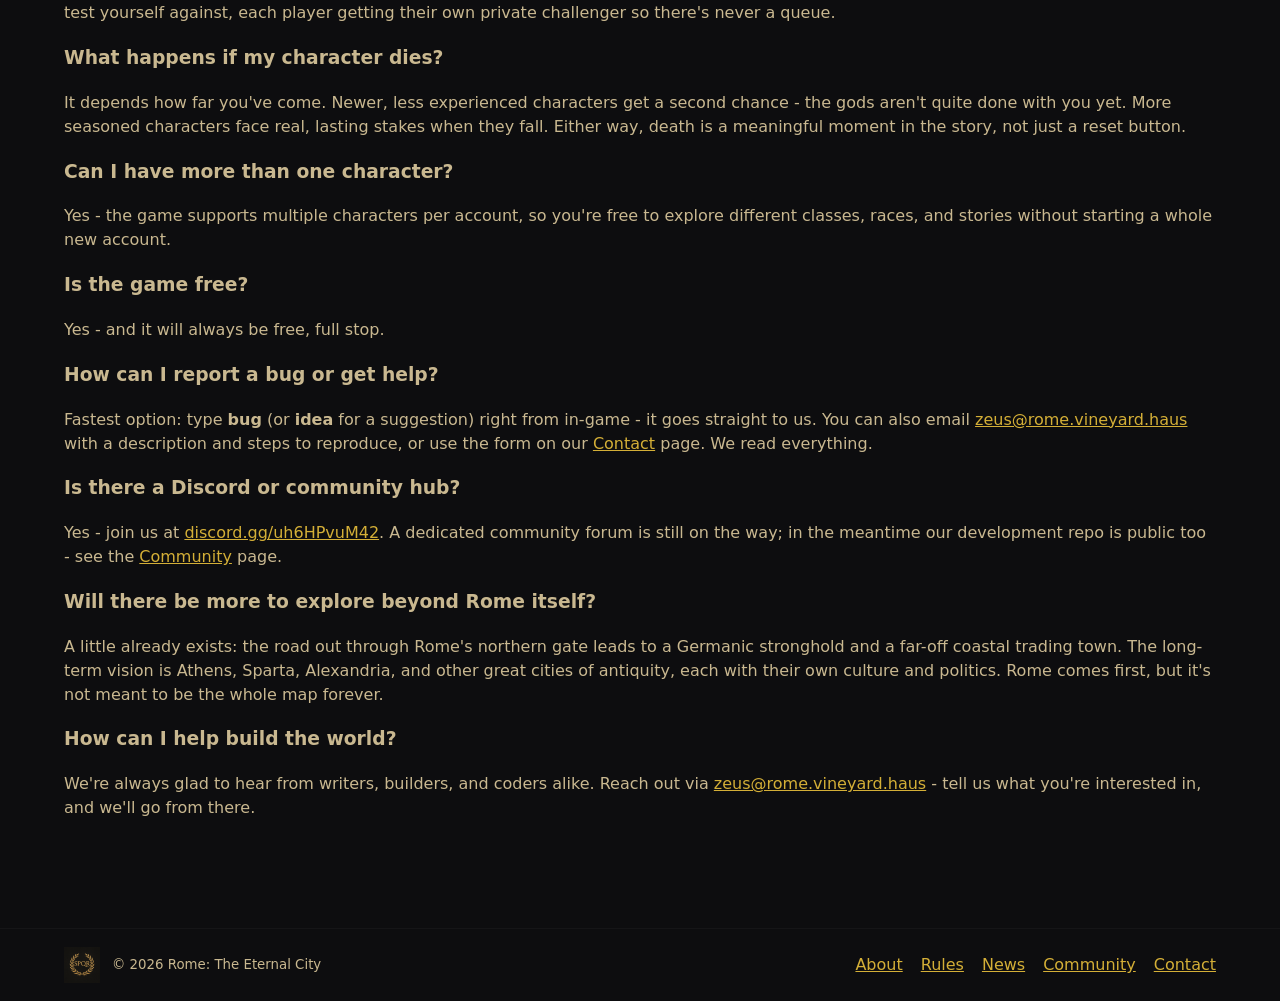
<file: website/faq.html>
<!doctype html>
<html lang="en">
<head>
  <meta charset="utf-8" />
  <meta name="viewport" content="width=device-width,initial-scale=1" />
  <title>FAQ — Rome: The Eternal City MUD</title>
  <meta name="description" content="Answers about Rome: The Eternal City, a free Roman roleplay MUD - what a MUD is, how to play, whether you have to fight, what happens when you die, and more.">
  <meta property="og:title" content="FAQ — Rome: The Eternal City">
  <meta property="og:description" content="Answers to common questions about Rome: The Eternal City before you dive in.">
  <meta property="og:image" content="https://rome.vineyard.haus/assets/hero-bg.jpg">
  <meta property="og:type" content="website">
  <meta name="twitter:card" content="summary_large_image">
  <link rel="canonical" href="https://rome.vineyard.haus/faq.html">
  <link rel="stylesheet" href="styles.css">
  <link rel="icon" href="favicon.ico" sizes="any">
  <link rel="icon" type="image/png" href="assets/favicon-32.png" sizes="32x32">
  <link rel="apple-touch-icon" href="assets/favicon-180.png">
</head>
<body>
  <!-- header -->
  <header id="site-header" class="site-header">
    <div class="nav-inner">
      <a class="brand" href="index.html"><img src="assets/rome-wordmark.png" alt="Rome logo" id="logo"></a>
      <nav class="main-nav">
        <a href="about.html">About</a>
        <a href="features.html">Features</a>
        <a href="gods.html">Gods</a>
        <a href="mythology.html">Mythology</a>
        <a href="races.html">Races</a>
        <a href="classes.html">Classes</a>
        <a href="abilities.html">Abilities</a>
        <a href="factions.html">Factions</a>
        <a href="rules.html">Rules</a>
        <a href="faq.html">FAQ</a>
        <a href="news.html">News</a>
        <a href="community.html">Community</a>
        <a href="contact.html">Contact</a>
        <a href="play.html" class="nav-cta">Play Now</a>
      </nav>
      <button id="mobile-toggle" class="mobile-toggle" aria-label="Open menu">☰</button>
    </div>
  </header>

  <main style="margin-top:64px">
    <section class="section centered">
      <div class="container">
        <h1>Frequently Asked Questions</h1>
        <p class="lede">New to Rome, or just curious before you dive in? Start here.</p>
        <p style="margin-top:12px; color:var(--accent); font-style:italic;">We're currently in our Player Testing phase - see the note below on what that means for you.</p>
      </div>
    </section>

    <section class="section">
      <div class="container">

        <h3 id="what-is-a-mud">What is a MUD?</h3>
        <p>A <strong>MUD</strong> - short for Multi-User Dungeon - is a text-based online multiplayer game. Instead of graphics, the world is described in words: you read what your character sees, type commands to act, and share the same persistent world with other players in real time. MUDs are the ancestors of modern online RPGs, and the ones built for roleplay lean on imagination, character, and story rather than flashy visuals. Rome: The Eternal City is a free Roman roleplay MUD - you play it right in your browser, no download needed. See <a href="play.html">Play Now</a> to get started.</p>

        <h3>How do I play?</h3>
        <p>Easiest option: use our embedded web client, playable straight from your browser with no downloads. Prefer a dedicated client with triggers and mapping? Mudlet, MUSH clients, and a mobile app are all supported too. See every option, with connection details, on the <a href="play.html">Play Now</a> page.</p>

        <h3>Can I shortcut commands I use all the time, like a spell I cast every fight?</h3>
        <p>Yes - Rome supports personal command aliases via the built-in <strong>nick</strong> command, so a long spell or skill call can become whatever's fastest for you to type. Type <strong>help shortcuts</strong> once you're in-game for real examples.</p>

        <h3>Do I need to know Roman or Greek history to play?</h3>
        <p>Not at all. We give you everything you need on the <a href="mythology.html">Mythology</a>, <a href="gods.html">Gods</a>, <a href="races.html">Races</a>, and <a href="classes.html">Classes</a>, and <a href="abilities.html">Skills & Spells</a> pages before you ever log in - and the game itself walks you through the rest. Come for the history if you love it, or just enjoy the story either way.</p>

        <h3>What actually happens when I first log in?</h3>
        <p>Every new character wakes as a captive beneath the Colosseum, with a choice to make: fight your way to freedom in the games, or slip out unseen through the tunnels below. From there, the whole world opens up.</p>

        <h3>Is roleplay required, or can I just fight things?</h3>
        <p>Roleplay is required - Rome is a roleplay-enforced world, not a combat sandbox with a Roman coat of paint. That said, a full turn-based combat system, complete with classes, spells, gear, and status effects, means there's plenty to sink your teeth into on top of the roleplay. See <a href="rules.html">Rules</a> for the full expectations.</p>

        <h3>Do I have to fight?</h3>
        <p>No. Rome has a permanent <strong>pacifist</strong> path for players who want to focus on roleplay: a pacifist can never attack, and can never be attacked, by another player or any creature, anywhere. It is a one-way choice - only a god can undo it - and you give up your weapons and armor and wear clothing from then on. You can still escape the starting cells without a fight, explore the whole city, take quests built on talking and travel, and level through <strong>crafting</strong>: gathering materials, working them at a forge or apothecary's mortar, and selling what you make. See <a href="features.html">Features</a> for the details.</p>

        <h3>What does "Player Testing phase" mean?</h3>
        <p>It means the core game - character creation, combat, leveling, factions, religion, quests, death and resurrection, and a genuine chunk of the city itself - is complete and playable, and now we need real players to help find what still needs polish. Expect the occasional bug and frequent updates. See something worth flagging? Type <strong>bug</strong> or <strong>idea</strong> once you're in-game - we read every one.</p>

        <h3>Is there a leveling system?</h3>
        <p>Yes. Growth is quick in your first few levels and gets progressively more demanding after that, so reaching the top means something. The Ludus - Rome's gladiator school, just off the Colosseum's public spaces - gives you a proper training ground for it: four tiers of opponents to test yourself against, each player getting their own private challenger so there's never a queue.</p>

        <h3>What happens if my character dies?</h3>
        <p>It depends how far you've come. Newer, less experienced characters get a second chance - the gods aren't quite done with you yet. More seasoned characters face real, lasting stakes when they fall. Either way, death is a meaningful moment in the story, not just a reset button.</p>

        <h3>Can I have more than one character?</h3>
        <p>Yes - the game supports multiple characters per account, so you're free to explore different classes, races, and stories without starting a whole new account.</p>

        <h3>Is the game free?</h3>
        <p>Yes - and it will always be free, full stop.</p>

        <h3>How can I report a bug or get help?</h3>
        <p>Fastest option: type <strong>bug</strong> (or <strong>idea</strong> for a suggestion) right from in-game - it goes straight to us. You can also email <a href="mailto:zeus@rome.vineyard.haus">zeus@rome.vineyard.haus</a> with a description and steps to reproduce, or use the form on our <a href="contact.html">Contact</a> page. We read everything.</p>

        <h3>Is there a Discord or community hub?</h3>
        <p>Yes - join us at <a href="https://discord.gg/uh6HPvuM42" target="_blank" rel="noopener">discord.gg/uh6HPvuM42</a>. A dedicated community forum is still on the way; in the meantime our development repo is public too - see the <a href="community.html">Community</a> page.</p>

        <h3>Will there be more to explore beyond Rome itself?</h3>
        <p>A little already exists: the road out through Rome's northern gate leads to a Germanic stronghold and a far-off coastal trading town. The long-term vision is Athens, Sparta, Alexandria, and other great cities of antiquity, each with their own culture and politics. Rome comes first, but it's not meant to be the whole map forever.</p>

        <h3>How can I help build the world?</h3>
        <p>We're always glad to hear from writers, builders, and coders alike. Reach out via <a href="mailto:zeus@rome.vineyard.haus">zeus@rome.vineyard.haus</a> - tell us what you're interested in, and we'll go from there.</p>

      </div>
    </section>
  </main>

  <footer class="site-footer">
    <div class="container">
      <div class="footer-left">
        <img src="assets/rome-mark.png" alt="rome mark" class="footer-mark">
        <small>© 2026 Rome: The Eternal City</small>
      </div>
      <div class="footer-right">
        <nav class="foot-nav">
          <a href="about.html">About</a><a href="rules.html">Rules</a><a href="news.html">News</a><a href="community.html">Community</a><a href="contact.html">Contact</a>
        </nav>
      </div>
    </div>
  </footer>
<script src="script.js"></script>
</body>
</html>
</file>
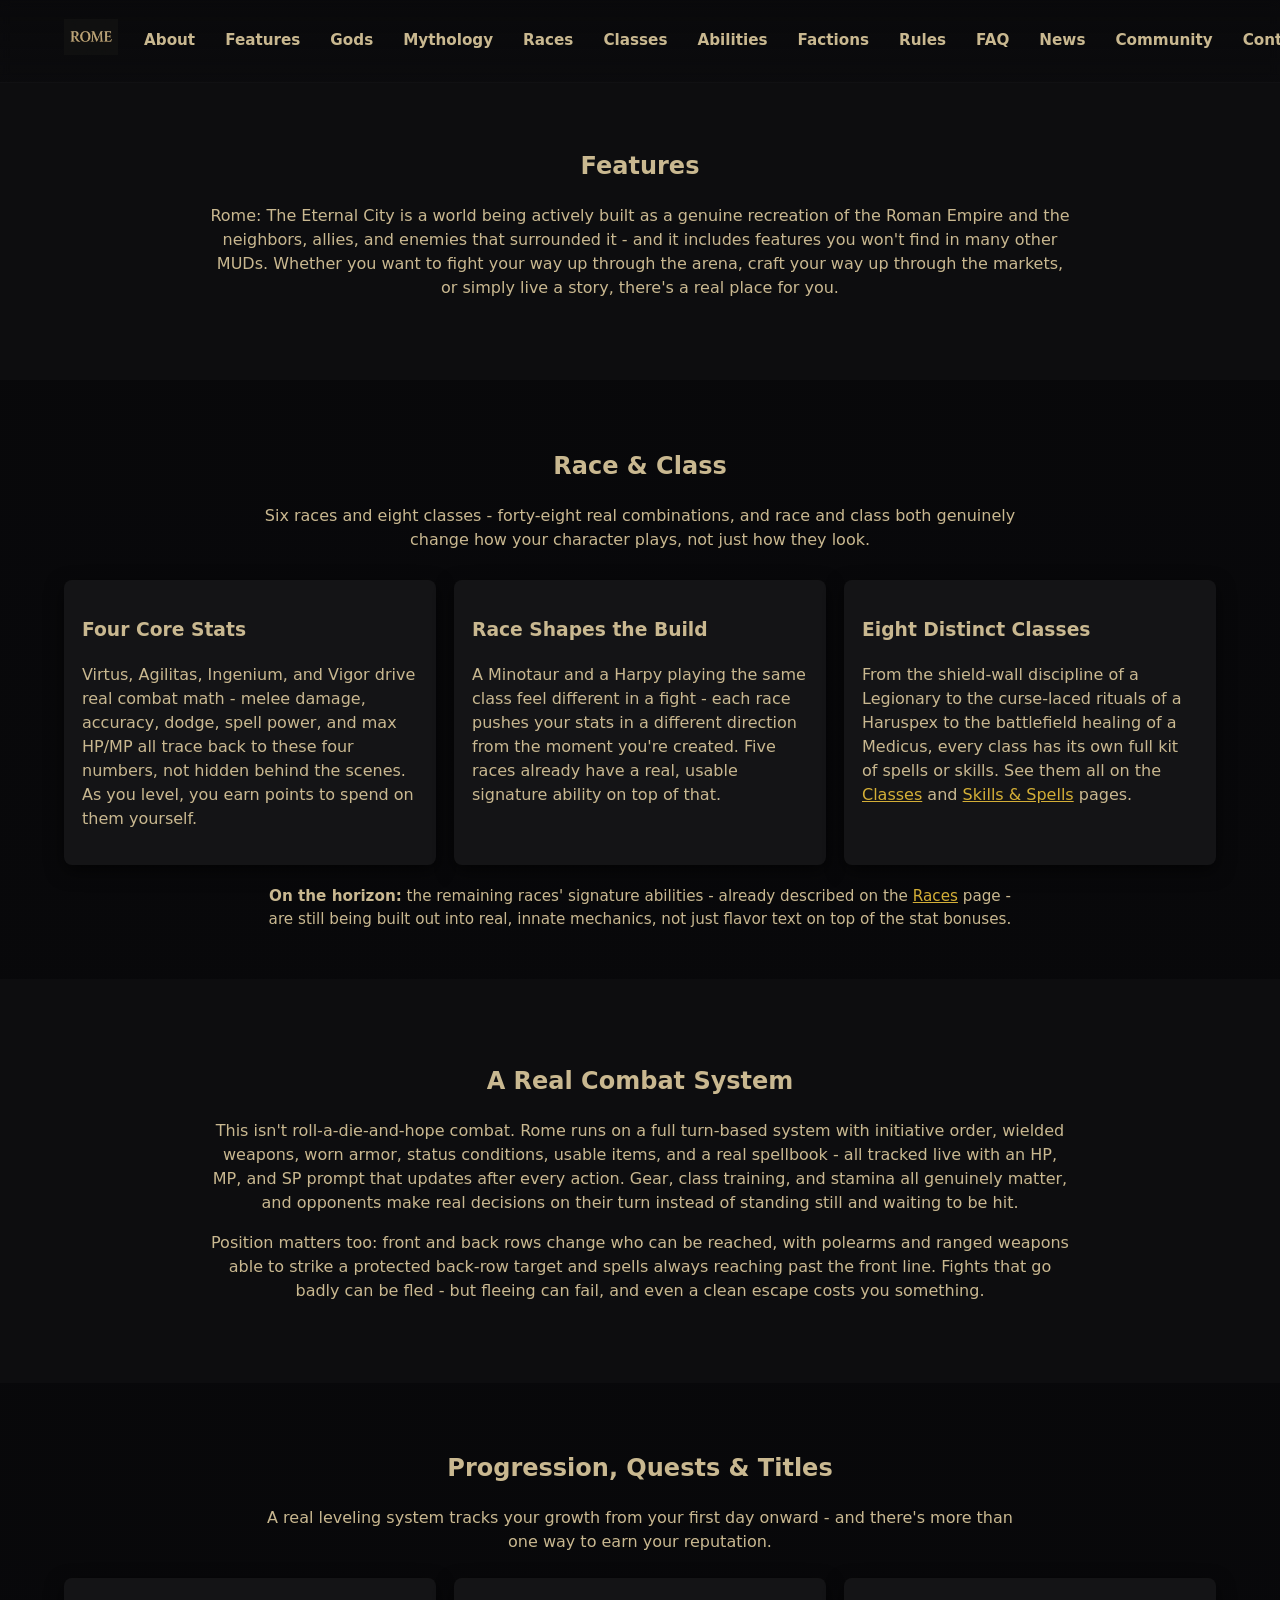
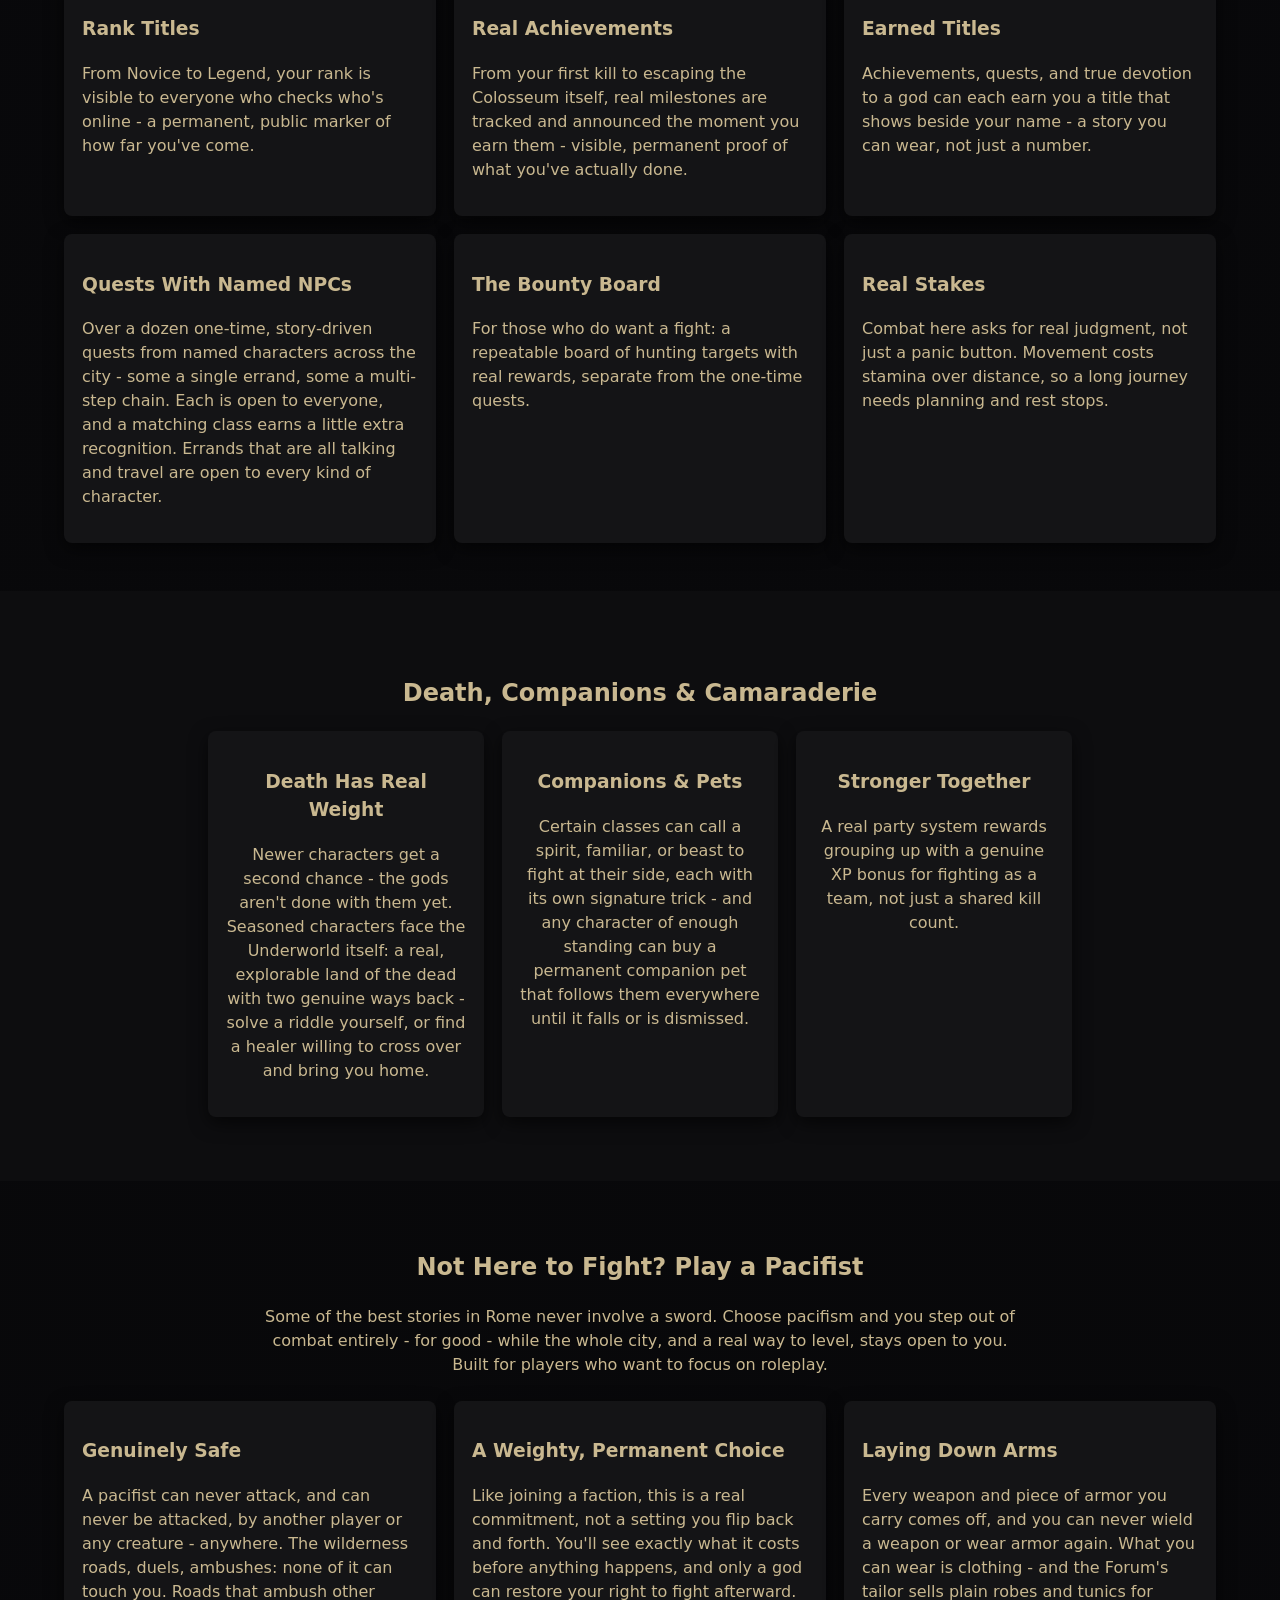
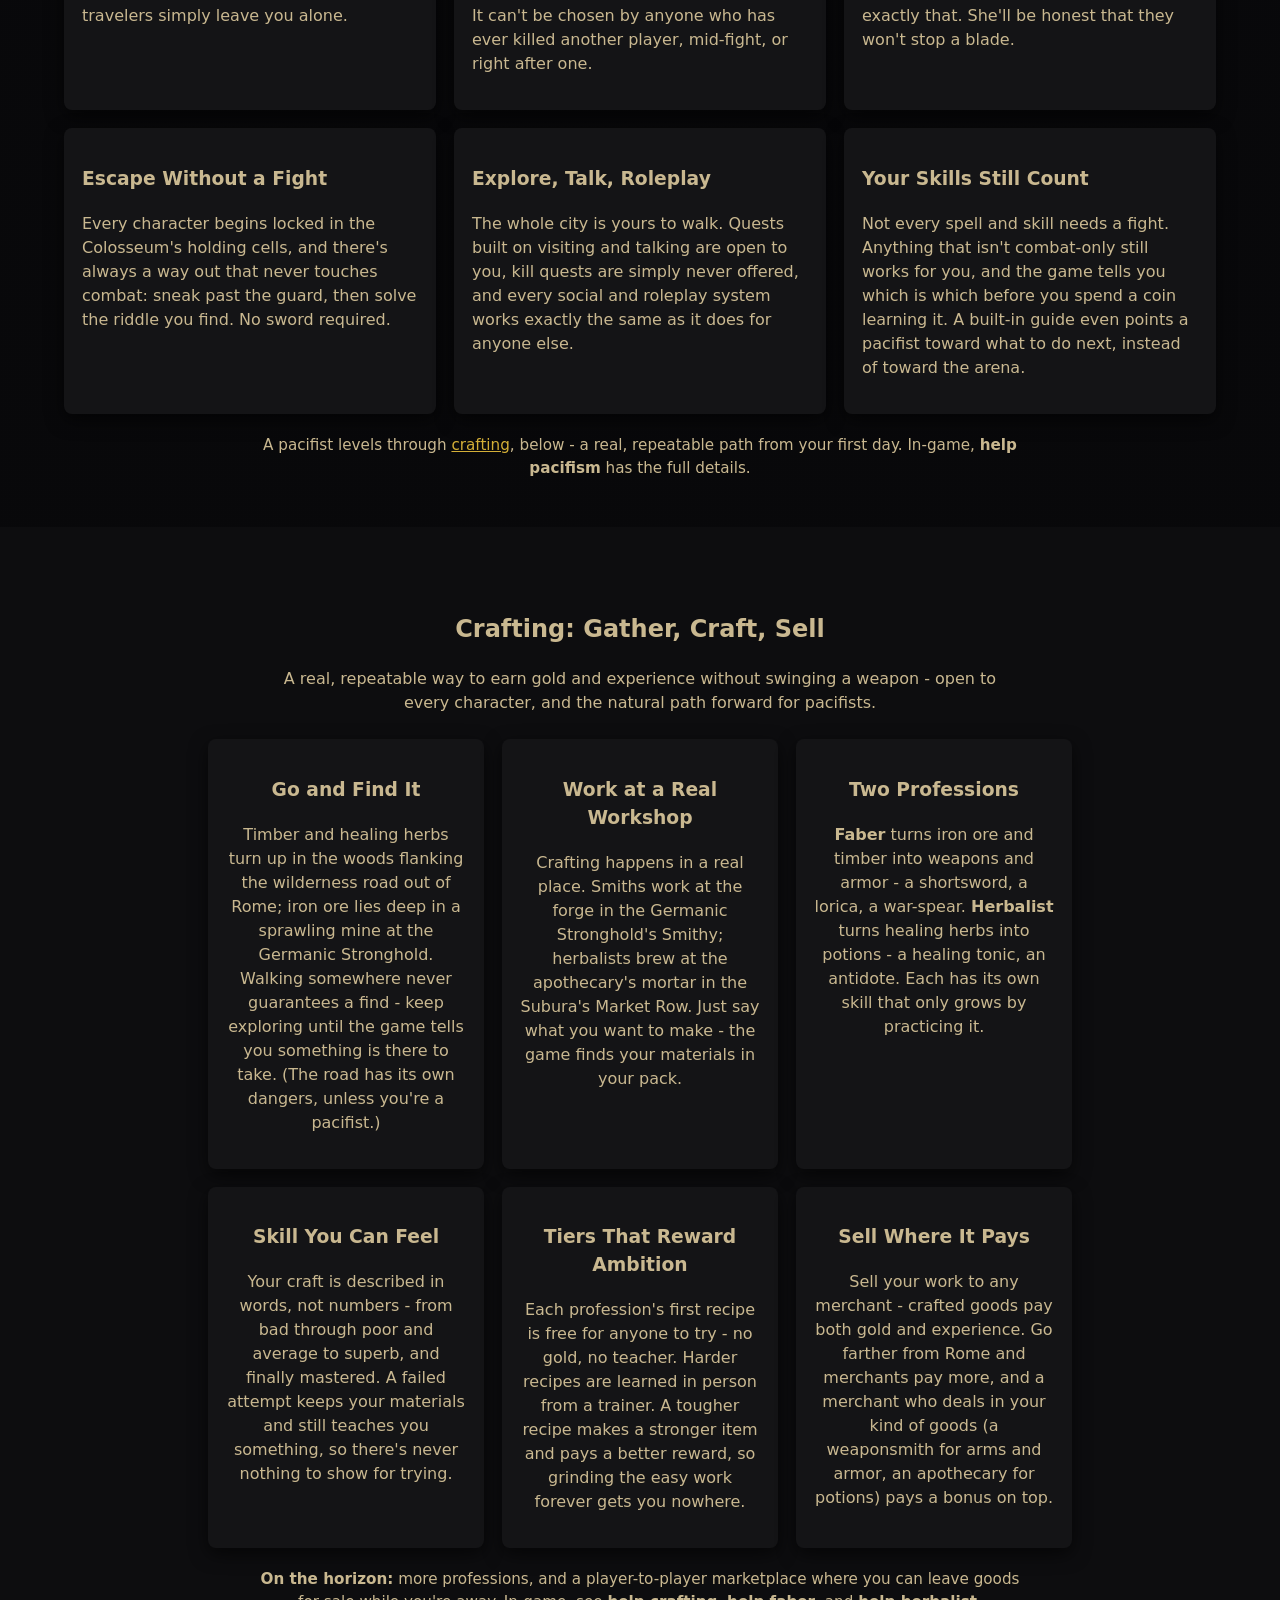
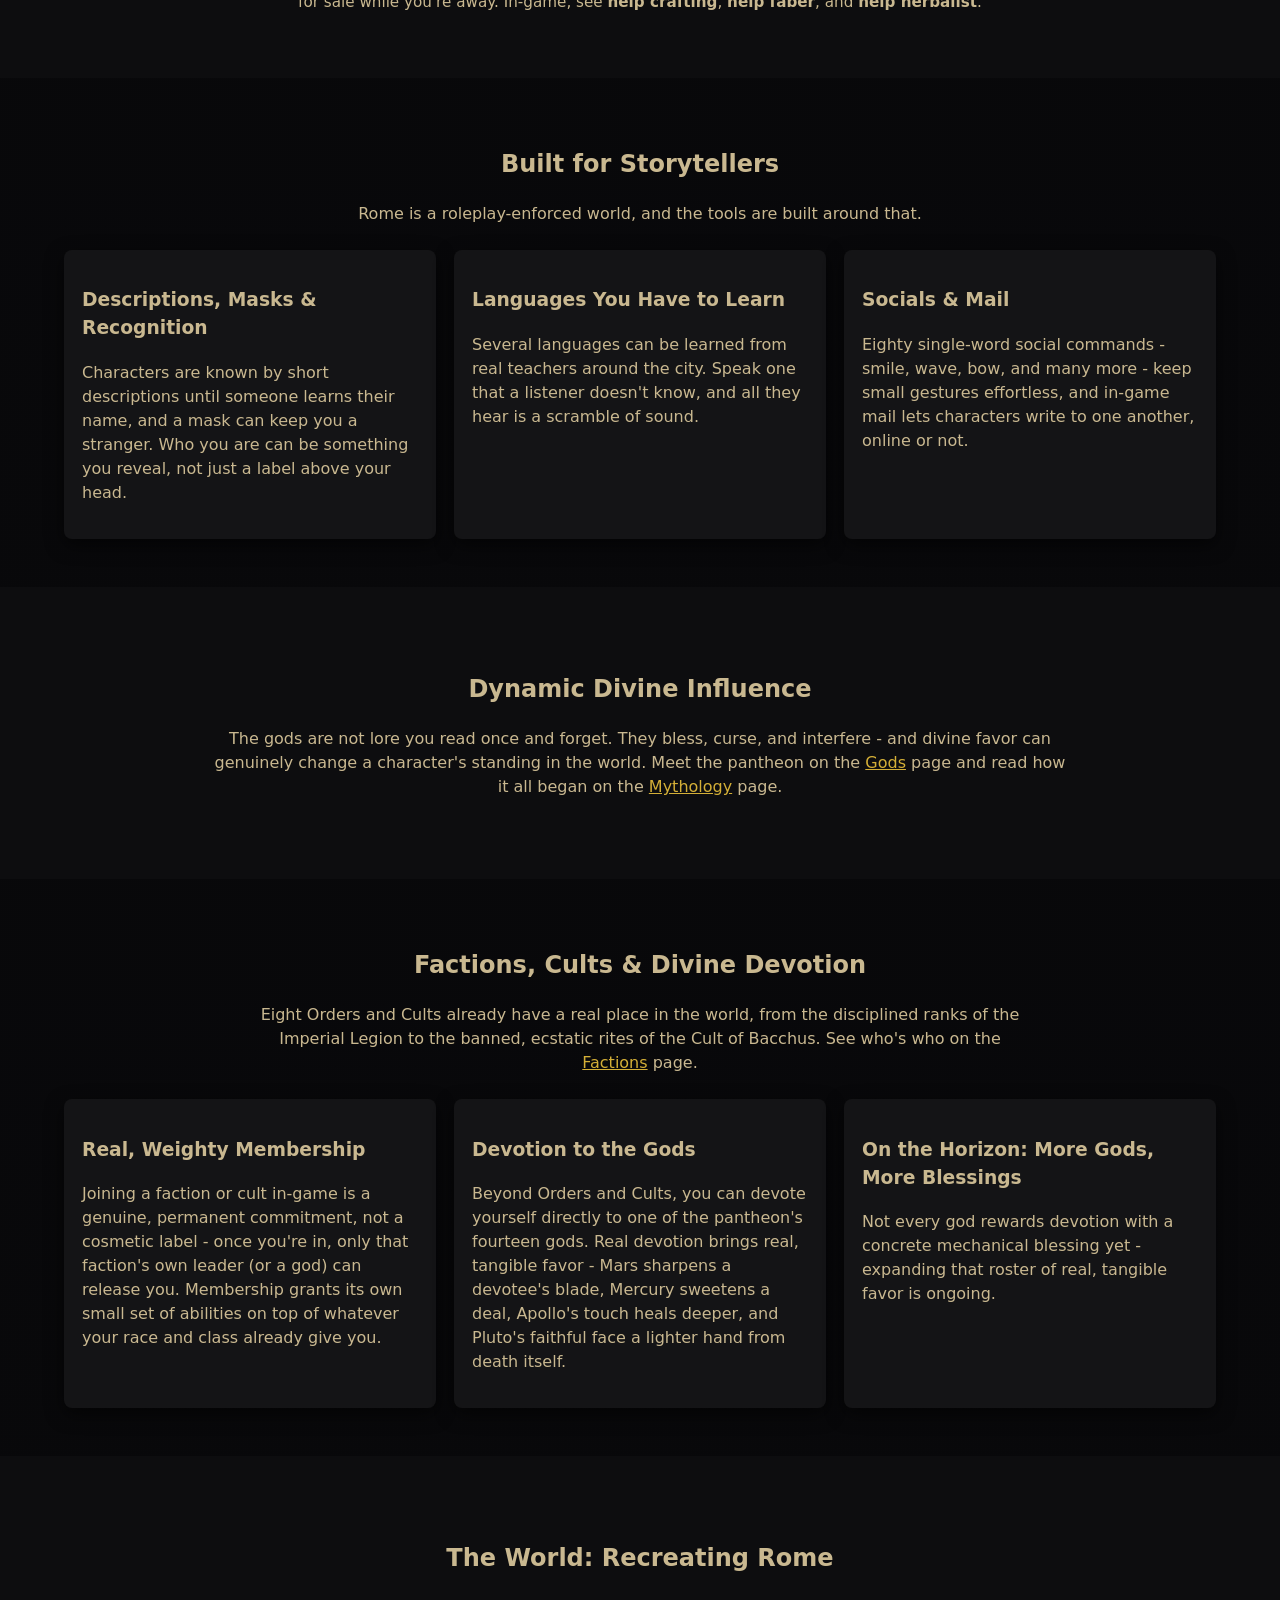
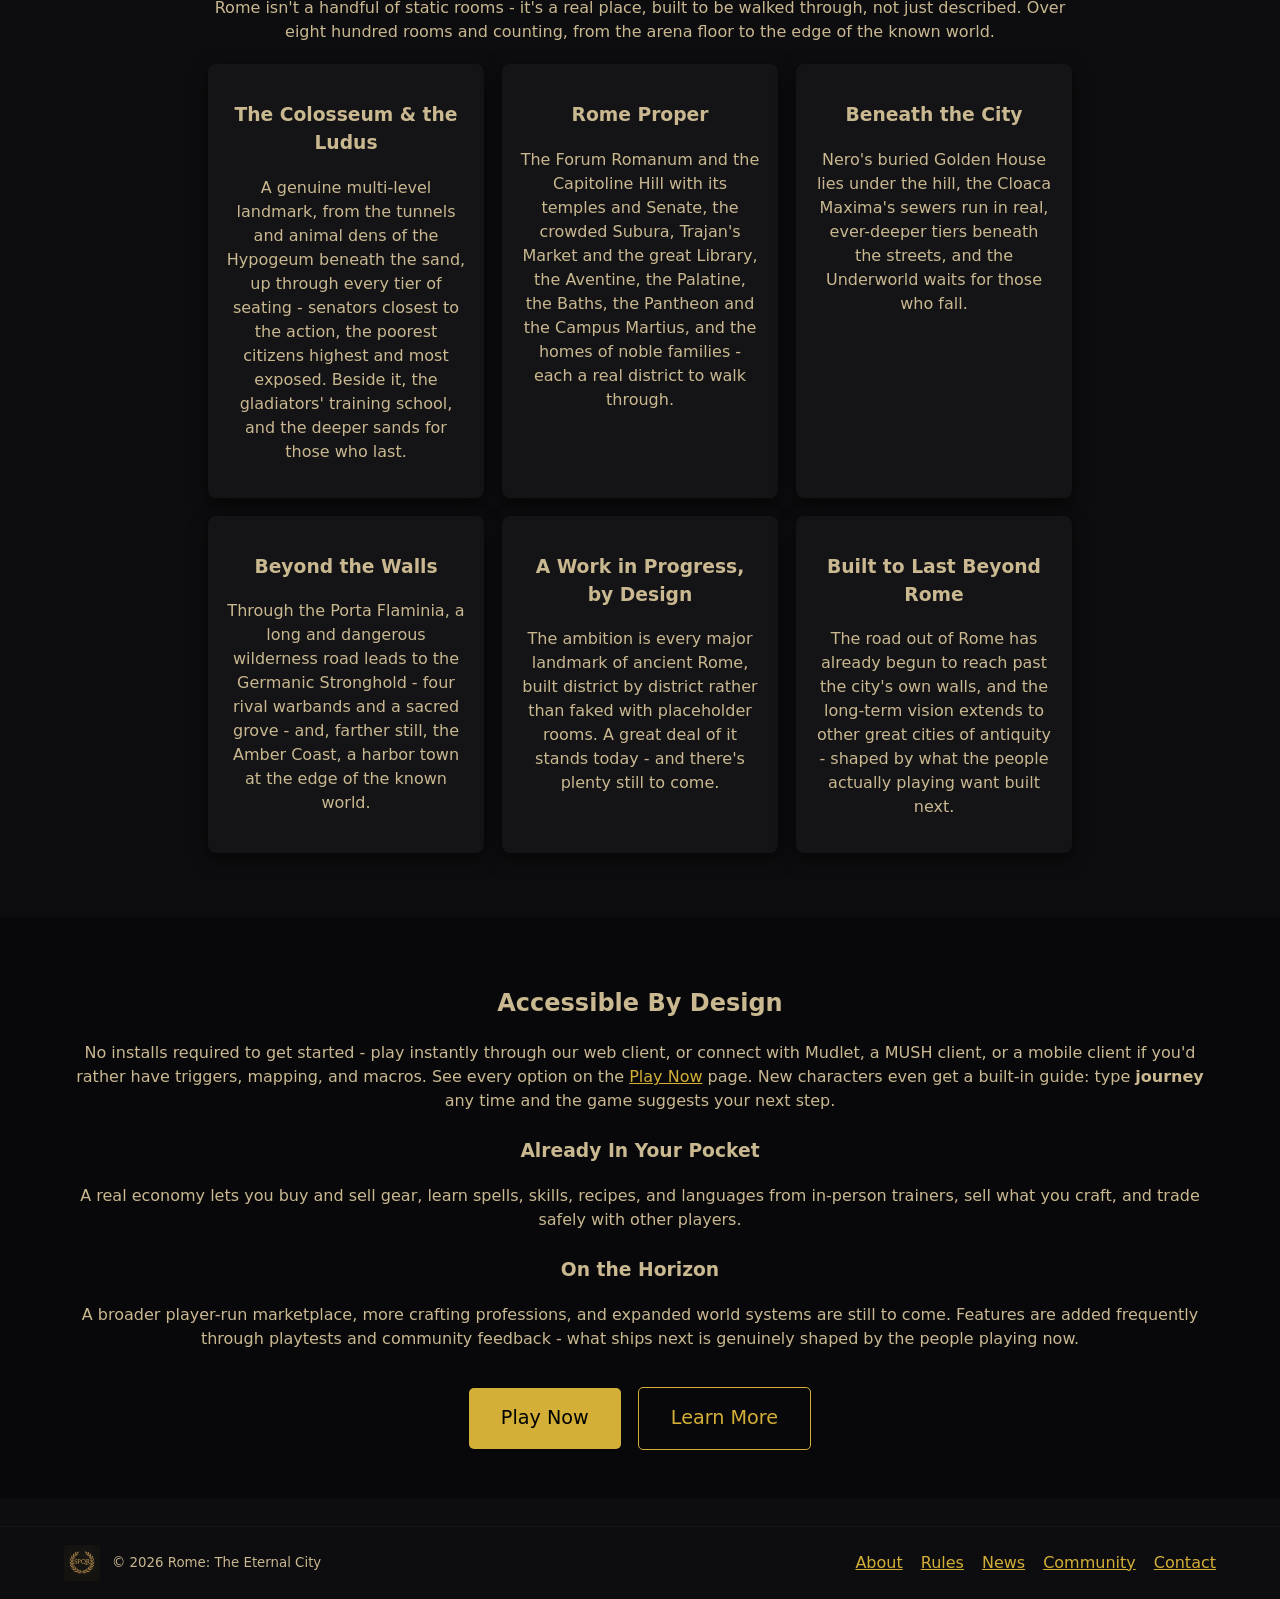
<file: website/features.html>
<!doctype html>
<html lang="en">
<head>
  <meta charset="utf-8" />
  <meta name="viewport" content="width=device-width,initial-scale=1" />
  <title>Features — Rome, a Roman Roleplay MUD</title>
  <meta name="description" content="Rome: The Eternal City is a Roman roleplay MUD with turn-based combat, a real crafting economy, a permanent pacifist path for storytellers, divine devotion with tangible bonuses, quests, party play, and over eight hundred rooms of ancient Rome and beyond - see what's already built in Rome: The Eternal City.">
  <meta property="og:title" content="Features — Rome: The Eternal City">
  <meta property="og:description" content="Turn-based combat, crafting, a permanent pacifist path for roleplayers, quests, and a world genuinely shaped by its players.">
  <meta property="og:image" content="https://rome.vineyard.haus/assets/hero-bg.jpg">
  <meta property="og:type" content="website">
  <meta name="twitter:card" content="summary_large_image">
  <link rel="canonical" href="https://rome.vineyard.haus/features.html">
  <link rel="stylesheet" href="styles.css">
  <link rel="icon" href="favicon.ico" sizes="any">
  <link rel="icon" type="image/png" href="assets/favicon-32.png" sizes="32x32">
  <link rel="apple-touch-icon" href="assets/favicon-180.png">
</head>
<body>
  <!-- header -->
  <header id="site-header" class="site-header">
    <div class="nav-inner">
      <a class="brand" href="index.html"><img src="assets/rome-wordmark.png" alt="Rome logo" id="logo"></a>
      <nav class="main-nav">
        <a href="about.html">About</a>
        <a href="features.html">Features</a>
        <a href="gods.html">Gods</a>
        <a href="mythology.html">Mythology</a>
        <a href="races.html">Races</a>
        <a href="classes.html">Classes</a>
        <a href="abilities.html">Abilities</a>
        <a href="factions.html">Factions</a>
        <a href="rules.html">Rules</a>
        <a href="faq.html">FAQ</a>
        <a href="news.html">News</a>
        <a href="community.html">Community</a>
        <a href="contact.html">Contact</a>
        <a href="play.html" class="nav-cta">Play Now</a>
      </nav>
      <button id="mobile-toggle" class="mobile-toggle" aria-label="Open menu">☰</button>
    </div>
  </header>

  <main style="margin-top:64px">
    <section class="section centered">
      <div class="container">
        <h1>Features</h1>
        <p class="lede">Rome: The Eternal City is a world being actively built as a genuine recreation of the Roman Empire and the neighbors, allies, and enemies that surrounded it - and it includes features you won't find in many other MUDs. Whether you want to fight your way up through the arena, craft your way up through the markets, or simply live a story, there's a real place for you.</p>
      </div>
    </section>

    <section class="section dark">
      <div class="container">
        <h2 style="text-align:center">Race & Class</h2>
        <p class="lede" style="text-align:center; max-width:760px; margin:12px auto 0;">
          Six races and eight classes - forty-eight real combinations, and race and class both genuinely change how your character plays, not just how they look.
        </p>
        <div class="grid-3" style="margin-top:28px">
          <div class="card">
            <h3>Four Core Stats</h3>
            <p>Virtus, Agilitas, Ingenium, and Vigor drive real combat math - melee damage, accuracy, dodge, spell power, and max HP/MP all trace back to these four numbers, not hidden behind the scenes. As you level, you earn points to spend on them yourself.</p>
          </div>
          <div class="card">
            <h3>Race Shapes the Build</h3>
            <p>A Minotaur and a Harpy playing the same class feel different in a fight - each race pushes your stats in a different direction from the moment you're created. Five races already have a real, usable signature ability on top of that.</p>
          </div>
          <div class="card">
            <h3>Eight Distinct Classes</h3>
            <p>From the shield-wall discipline of a Legionary to the curse-laced rituals of a Haruspex to the battlefield healing of a Medicus, every class has its own full kit of spells or skills. See them all on the <a href="classes.html">Classes</a> and <a href="abilities.html">Skills & Spells</a> pages.</p>
          </div>
        </div>
        <p class="lede" style="text-align:center; max-width:760px; margin:20px auto 0; font-size:0.95rem;">
          <strong>On the horizon:</strong> the remaining races' signature abilities - already described on the <a href="races.html">Races</a> page - are still being built out into real, innate mechanics, not just flavor text on top of the stat bonuses.
        </p>
      </div>
    </section>

    <section class="section centered">
      <div class="container">
        <h2>A Real Combat System</h2>
        <p class="lede">This isn't roll-a-die-and-hope combat. Rome runs on a full turn-based system with initiative order, wielded weapons, worn armor, status conditions, usable items, and a real spellbook - all tracked live with an HP, MP, and SP prompt that updates after every action. Gear, class training, and stamina all genuinely matter, and opponents make real decisions on their turn instead of standing still and waiting to be hit.</p>
        <p class="lede">Position matters too: front and back rows change who can be reached, with polearms and ranged weapons able to strike a protected back-row target and spells always reaching past the front line. Fights that go badly can be fled - but fleeing can fail, and even a clean escape costs you something.</p>
      </div>
    </section>

    <section class="section dark">
      <div class="container">
        <h2 style="text-align:center">Progression, Quests &amp; Titles</h2>
        <p class="lede" style="text-align:center; max-width:760px; margin:12px auto 0;">
          A real leveling system tracks your growth from your first day onward - and there's more than one way to earn your reputation.
        </p>
        <div class="grid-3" style="margin-top:24px">
          <div class="card">
            <h3>Rank Titles</h3>
            <p>From Novice to Legend, your rank is visible to everyone who checks who's online - a permanent, public marker of how far you've come.</p>
          </div>
          <div class="card">
            <h3>Real Achievements</h3>
            <p>From your first kill to escaping the Colosseum itself, real milestones are tracked and announced the moment you earn them - visible, permanent proof of what you've actually done.</p>
          </div>
          <div class="card">
            <h3>Earned Titles</h3>
            <p>Achievements, quests, and true devotion to a god can each earn you a title that shows beside your name - a story you can wear, not just a number.</p>
          </div>
          <div class="card">
            <h3>Quests With Named NPCs</h3>
            <p>Over a dozen one-time, story-driven quests from named characters across the city - some a single errand, some a multi-step chain. Each is open to everyone, and a matching class earns a little extra recognition. Errands that are all talking and travel are open to every kind of character.</p>
          </div>
          <div class="card">
            <h3>The Bounty Board</h3>
            <p>For those who do want a fight: a repeatable board of hunting targets with real rewards, separate from the one-time quests.</p>
          </div>
          <div class="card">
            <h3>Real Stakes</h3>
            <p>Combat here asks for real judgment, not just a panic button. Movement costs stamina over distance, so a long journey needs planning and rest stops.</p>
          </div>
        </div>
      </div>
    </section>

    <section class="section centered">
      <div class="container">
        <h2 style="text-align:center">Death, Companions &amp; Camaraderie</h2>
        <div class="grid-3" style="margin-top:20px">
          <div class="card">
            <h3>Death Has Real Weight</h3>
            <p>Newer characters get a second chance - the gods aren't done with them yet. Seasoned characters face the Underworld itself: a real, explorable land of the dead with two genuine ways back - solve a riddle yourself, or find a healer willing to cross over and bring you home.</p>
          </div>
          <div class="card">
            <h3>Companions &amp; Pets</h3>
            <p>Certain classes can call a spirit, familiar, or beast to fight at their side, each with its own signature trick - and any character of enough standing can buy a permanent companion pet that follows them everywhere until it falls or is dismissed.</p>
          </div>
          <div class="card">
            <h3>Stronger Together</h3>
            <p>A real party system rewards grouping up with a genuine XP bonus for fighting as a team, not just a shared kill count.</p>
          </div>
        </div>
      </div>
    </section>

    <section class="section dark">
      <div class="container">
        <h2 style="text-align:center">Not Here to Fight? Play a Pacifist</h2>
        <p class="lede" style="text-align:center; max-width:760px; margin:12px auto 0;">
          Some of the best stories in Rome never involve a sword. Choose pacifism and you step out of combat entirely - for good - while the whole city, and a real way to level, stays open to you. Built for players who want to focus on roleplay.
        </p>
        <div class="grid-3" style="margin-top:24px">
          <div class="card">
            <h3>Genuinely Safe</h3>
            <p>A pacifist can never attack, and can never be attacked, by another player or any creature - anywhere. The wilderness roads, duels, ambushes: none of it can touch you. Roads that ambush other travelers simply leave you alone.</p>
          </div>
          <div class="card">
            <h3>A Weighty, Permanent Choice</h3>
            <p>Like joining a faction, this is a real commitment, not a setting you flip back and forth. You'll see exactly what it costs before anything happens, and only a god can restore your right to fight afterward. It can't be chosen by anyone who has ever killed another player, mid-fight, or right after one.</p>
          </div>
          <div class="card">
            <h3>Laying Down Arms</h3>
            <p>Every weapon and piece of armor you carry comes off, and you can never wield a weapon or wear armor again. What you can wear is clothing - and the Forum's tailor sells plain robes and tunics for exactly that. She'll be honest that they won't stop a blade.</p>
          </div>
          <div class="card">
            <h3>Escape Without a Fight</h3>
            <p>Every character begins locked in the Colosseum's holding cells, and there's always a way out that never touches combat: sneak past the guard, then solve the riddle you find. No sword required.</p>
          </div>
          <div class="card">
            <h3>Explore, Talk, Roleplay</h3>
            <p>The whole city is yours to walk. Quests built on visiting and talking are open to you, kill quests are simply never offered, and every social and roleplay system works exactly the same as it does for anyone else.</p>
          </div>
          <div class="card">
            <h3>Your Skills Still Count</h3>
            <p>Not every spell and skill needs a fight. Anything that isn't combat-only still works for you, and the game tells you which is which before you spend a coin learning it. A built-in guide even points a pacifist toward what to do next, instead of toward the arena.</p>
          </div>
        </div>
        <p class="lede" style="text-align:center; max-width:760px; margin:20px auto 0; font-size:0.95rem;">
          A pacifist levels through <a href="#crafting">crafting</a>, below - a real, repeatable path from your first day. In-game, <strong>help pacifism</strong> has the full details.
        </p>
      </div>
    </section>

    <section class="section centered" id="crafting">
      <div class="container">
        <h2 style="text-align:center">Crafting: Gather, Craft, Sell</h2>
        <p class="lede" style="text-align:center; max-width:760px; margin:12px auto 0;">
          A real, repeatable way to earn gold and experience without swinging a weapon - open to every character, and the natural path forward for pacifists.
        </p>
        <div class="grid-3" style="margin-top:24px">
          <div class="card">
            <h3>Go and Find It</h3>
            <p>Timber and healing herbs turn up in the woods flanking the wilderness road out of Rome; iron ore lies deep in a sprawling mine at the Germanic Stronghold. Walking somewhere never guarantees a find - keep exploring until the game tells you something is there to take. (The road has its own dangers, unless you're a pacifist.)</p>
          </div>
          <div class="card">
            <h3>Work at a Real Workshop</h3>
            <p>Crafting happens in a real place. Smiths work at the forge in the Germanic Stronghold's Smithy; herbalists brew at the apothecary's mortar in the Subura's Market Row. Just say what you want to make - the game finds your materials in your pack.</p>
          </div>
          <div class="card">
            <h3>Two Professions</h3>
            <p><strong>Faber</strong> turns iron ore and timber into weapons and armor - a shortsword, a lorica, a war-spear. <strong>Herbalist</strong> turns healing herbs into potions - a healing tonic, an antidote. Each has its own skill that only grows by practicing it.</p>
          </div>
          <div class="card">
            <h3>Skill You Can Feel</h3>
            <p>Your craft is described in words, not numbers - from bad through poor and average to superb, and finally mastered. A failed attempt keeps your materials and still teaches you something, so there's never nothing to show for trying.</p>
          </div>
          <div class="card">
            <h3>Tiers That Reward Ambition</h3>
            <p>Each profession's first recipe is free for anyone to try - no gold, no teacher. Harder recipes are learned in person from a trainer. A tougher recipe makes a stronger item and pays a better reward, so grinding the easy work forever gets you nowhere.</p>
          </div>
          <div class="card">
            <h3>Sell Where It Pays</h3>
            <p>Sell your work to any merchant - crafted goods pay both gold and experience. Go farther from Rome and merchants pay more, and a merchant who deals in your kind of goods (a weaponsmith for arms and armor, an apothecary for potions) pays a bonus on top.</p>
          </div>
        </div>
        <p class="lede" style="text-align:center; max-width:760px; margin:20px auto 0; font-size:0.95rem;">
          <strong>On the horizon:</strong> more professions, and a player-to-player marketplace where you can leave goods for sale while you're away. In-game, see <strong>help crafting</strong>, <strong>help faber</strong>, and <strong>help herbalist</strong>.
        </p>
      </div>
    </section>

    <section class="section dark">
      <div class="container">
        <h2 style="text-align:center">Built for Storytellers</h2>
        <p class="lede" style="text-align:center; max-width:760px; margin:12px auto 0;">
          Rome is a roleplay-enforced world, and the tools are built around that.
        </p>
        <div class="grid-3" style="margin-top:24px">
          <div class="card">
            <h3>Descriptions, Masks &amp; Recognition</h3>
            <p>Characters are known by short descriptions until someone learns their name, and a mask can keep you a stranger. Who you are can be something you reveal, not just a label above your head.</p>
          </div>
          <div class="card">
            <h3>Languages You Have to Learn</h3>
            <p>Several languages can be learned from real teachers around the city. Speak one that a listener doesn't know, and all they hear is a scramble of sound.</p>
          </div>
          <div class="card">
            <h3>Socials &amp; Mail</h3>
            <p>Eighty single-word social commands - smile, wave, bow, and many more - keep small gestures effortless, and in-game mail lets characters write to one another, online or not.</p>
          </div>
        </div>
      </div>
    </section>

    <section class="section centered">
      <div class="container">
        <h2>Dynamic Divine Influence</h2>
        <p class="lede">The gods are not lore you read once and forget. They bless, curse, and interfere - and divine favor can genuinely change a character's standing in the world. Meet the pantheon on the <a href="gods.html">Gods</a> page and read how it all began on the <a href="mythology.html">Mythology</a> page.</p>
      </div>
    </section>

    <section class="section dark">
      <div class="container">
        <h2 style="text-align:center">Factions, Cults & Divine Devotion</h2>
        <p class="lede" style="text-align:center; max-width:760px; margin:12px auto 0;">
          Eight Orders and Cults already have a real place in the world, from the disciplined ranks of the Imperial Legion to the banned, ecstatic rites of the Cult of Bacchus. See who's who on the <a href="factions.html">Factions</a> page.
        </p>
        <div class="grid-3" style="margin-top:24px">
          <div class="card">
            <h3>Real, Weighty Membership</h3>
            <p>Joining a faction or cult in-game is a genuine, permanent commitment, not a cosmetic label - once you're in, only that faction's own leader (or a god) can release you. Membership grants its own small set of abilities on top of whatever your race and class already give you.</p>
          </div>
          <div class="card">
            <h3>Devotion to the Gods</h3>
            <p>Beyond Orders and Cults, you can devote yourself directly to one of the pantheon's fourteen gods. Real devotion brings real, tangible favor - Mars sharpens a devotee's blade, Mercury sweetens a deal, Apollo's touch heals deeper, and Pluto's faithful face a lighter hand from death itself.</p>
          </div>
          <div class="card">
            <h3>On the Horizon: More Gods, More Blessings</h3>
            <p>Not every god rewards devotion with a concrete mechanical blessing yet - expanding that roster of real, tangible favor is ongoing.</p>
          </div>
        </div>
      </div>
    </section>

    <section class="section centered">
      <div class="container">
        <h2>The World: Recreating Rome</h2>
        <p class="lede">Rome isn't a handful of static rooms - it's a real place, built to be walked through, not just described. Over eight hundred rooms and counting, from the arena floor to the edge of the known world.</p>
        <div class="grid-3" style="margin-top:20px">
          <div class="card">
            <h3>The Colosseum &amp; the Ludus</h3>
            <p>A genuine multi-level landmark, from the tunnels and animal dens of the Hypogeum beneath the sand, up through every tier of seating - senators closest to the action, the poorest citizens highest and most exposed. Beside it, the gladiators' training school, and the deeper sands for those who last.</p>
          </div>
          <div class="card">
            <h3>Rome Proper</h3>
            <p>The Forum Romanum and the Capitoline Hill with its temples and Senate, the crowded Subura, Trajan's Market and the great Library, the Aventine, the Palatine, the Baths, the Pantheon and the Campus Martius, and the homes of noble families - each a real district to walk through.</p>
          </div>
          <div class="card">
            <h3>Beneath the City</h3>
            <p>Nero's buried Golden House lies under the hill, the Cloaca Maxima's sewers run in real, ever-deeper tiers beneath the streets, and the Underworld waits for those who fall.</p>
          </div>
          <div class="card">
            <h3>Beyond the Walls</h3>
            <p>Through the Porta Flaminia, a long and dangerous wilderness road leads to the Germanic Stronghold - four rival warbands and a sacred grove - and, farther still, the Amber Coast, a harbor town at the edge of the known world.</p>
          </div>
          <div class="card">
            <h3>A Work in Progress, by Design</h3>
            <p>The ambition is every major landmark of ancient Rome, built district by district rather than faked with placeholder rooms. A great deal of it stands today - and there's plenty still to come.</p>
          </div>
          <div class="card">
            <h3>Built to Last Beyond Rome</h3>
            <p>The road out of Rome has already begun to reach past the city's own walls, and the long-term vision extends to other great cities of antiquity - shaped by what the people actually playing want built next.</p>
          </div>
        </div>
      </div>
    </section>

    <section class="section dark">
      <div class="container" style="text-align:center">
        <h2>Accessible By Design</h2>
        <p class="lede">No installs required to get started - play instantly through our web client, or connect with Mudlet, a MUSH client, or a mobile client if you'd rather have triggers, mapping, and macros. See every option on the <a href="play.html">Play Now</a> page. New characters even get a built-in guide: type <strong>journey</strong> any time and the game suggests your next step.</p>

        <h3 style="margin-top:24px">Already In Your Pocket</h3>
        <p>A real economy lets you buy and sell gear, learn spells, skills, recipes, and languages from in-person trainers, sell what you craft, and trade safely with other players.</p>

        <h3 style="margin-top:24px">On the Horizon</h3>
        <p>A broader player-run marketplace, more crafting professions, and expanded world systems are still to come. Features are added frequently through playtests and community feedback - what ships next is genuinely shaped by the people playing now.</p>

        <div style="text-align:center; margin-top:36px;">
          <a class="btn primary" href="play.html">Play Now</a>
          <a class="btn ghost" href="about.html" style="margin-left:12px;">Learn More</a>
        </div>
      </div>
    </section>
  </main>

  <footer class="site-footer">
    <div class="container">
      <div class="footer-left">
        <img src="assets/rome-mark.png" alt="rome mark" class="footer-mark">
        <small>© 2026 Rome: The Eternal City</small>
      </div>
      <div class="footer-right">
        <nav class="foot-nav">
          <a href="about.html">About</a><a href="rules.html">Rules</a><a href="news.html">News</a><a href="community.html">Community</a><a href="contact.html">Contact</a>
        </nav>
      </div>
    </div>
  </footer>
<script src="script.js"></script>
</body>
</html>
</file>
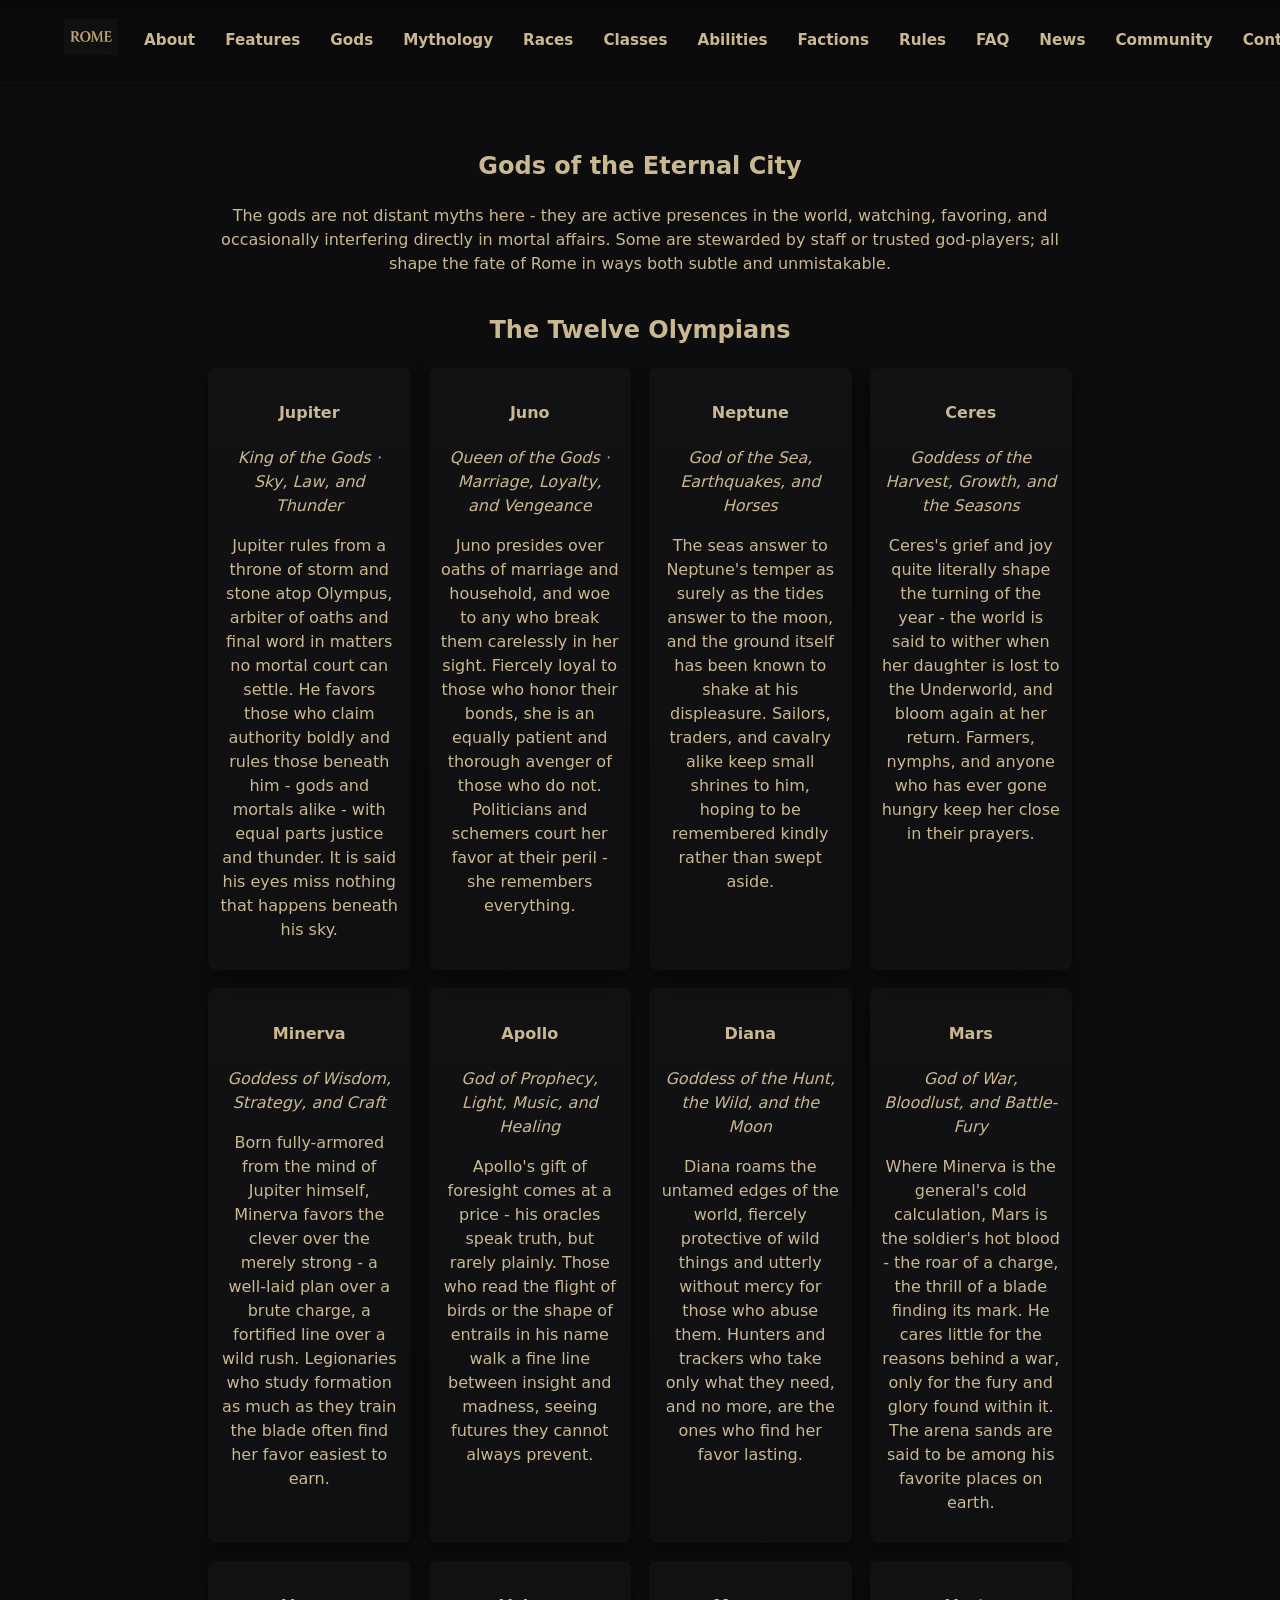
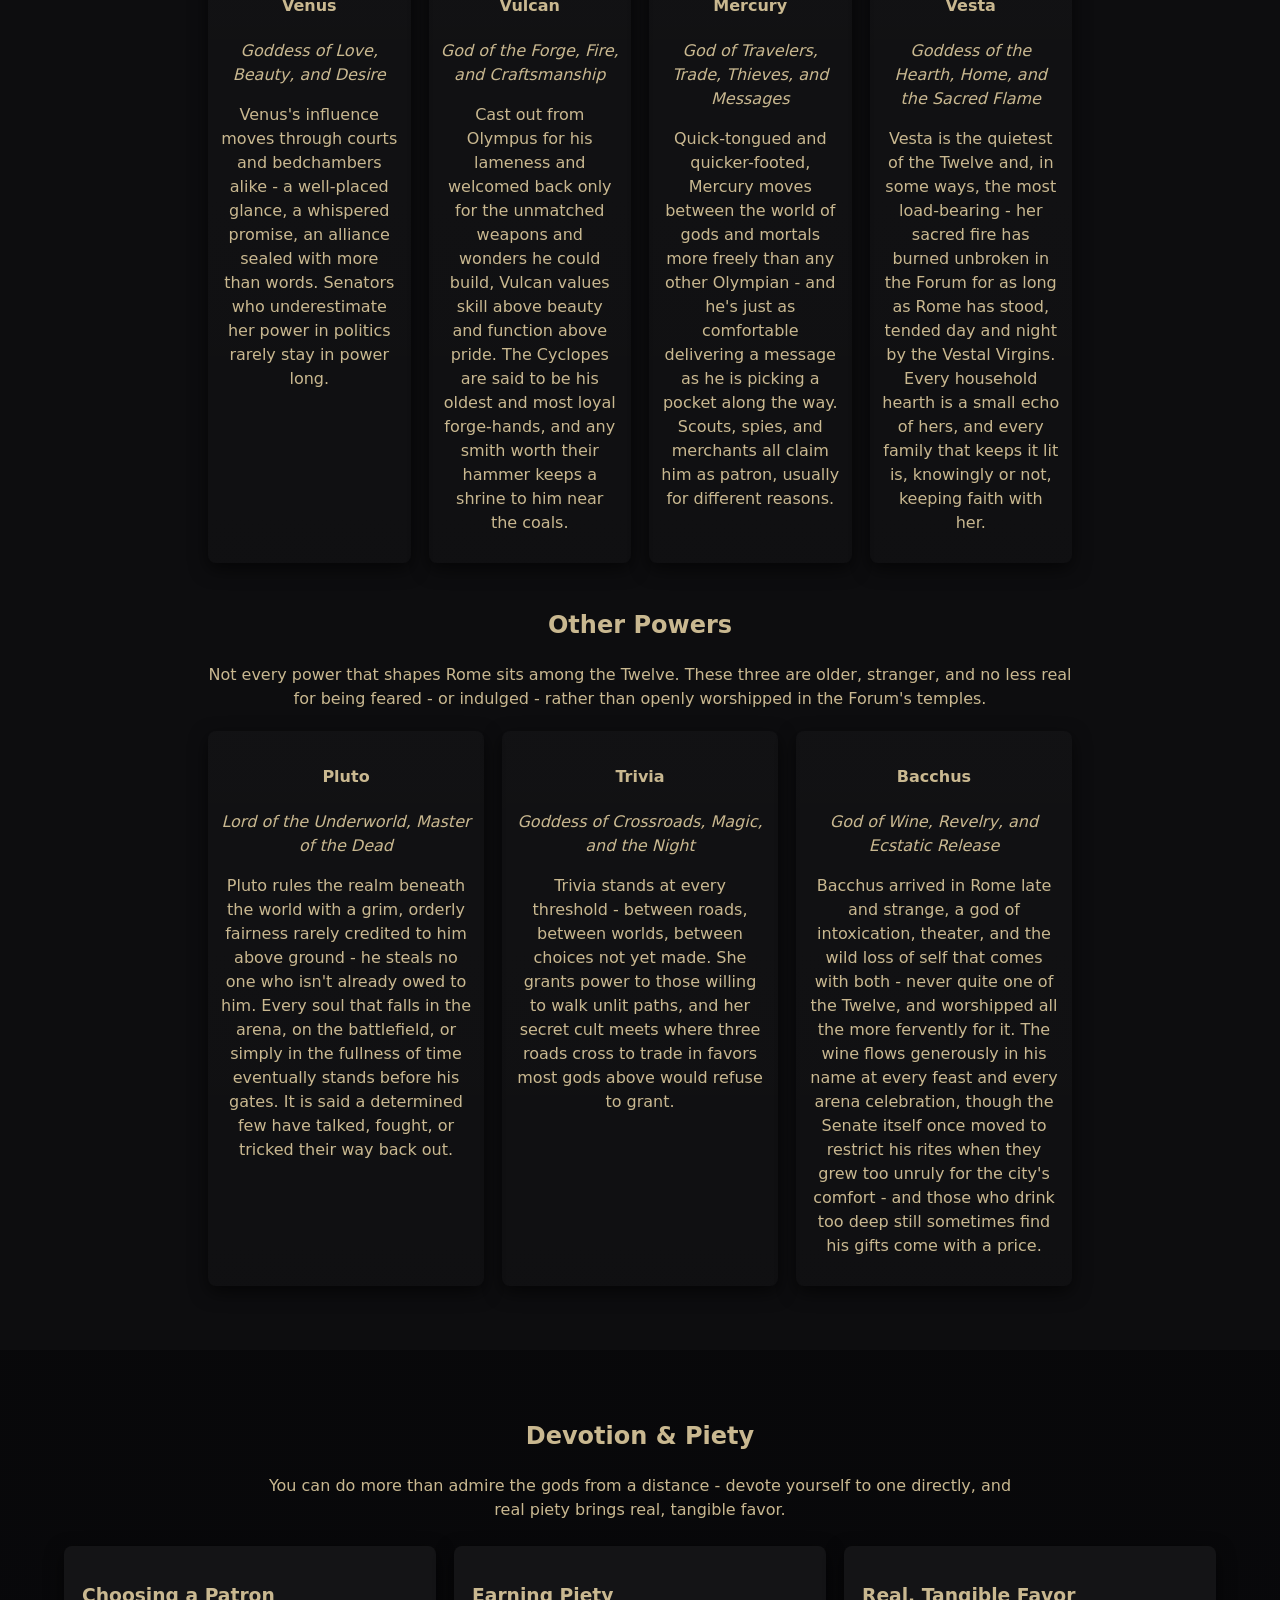
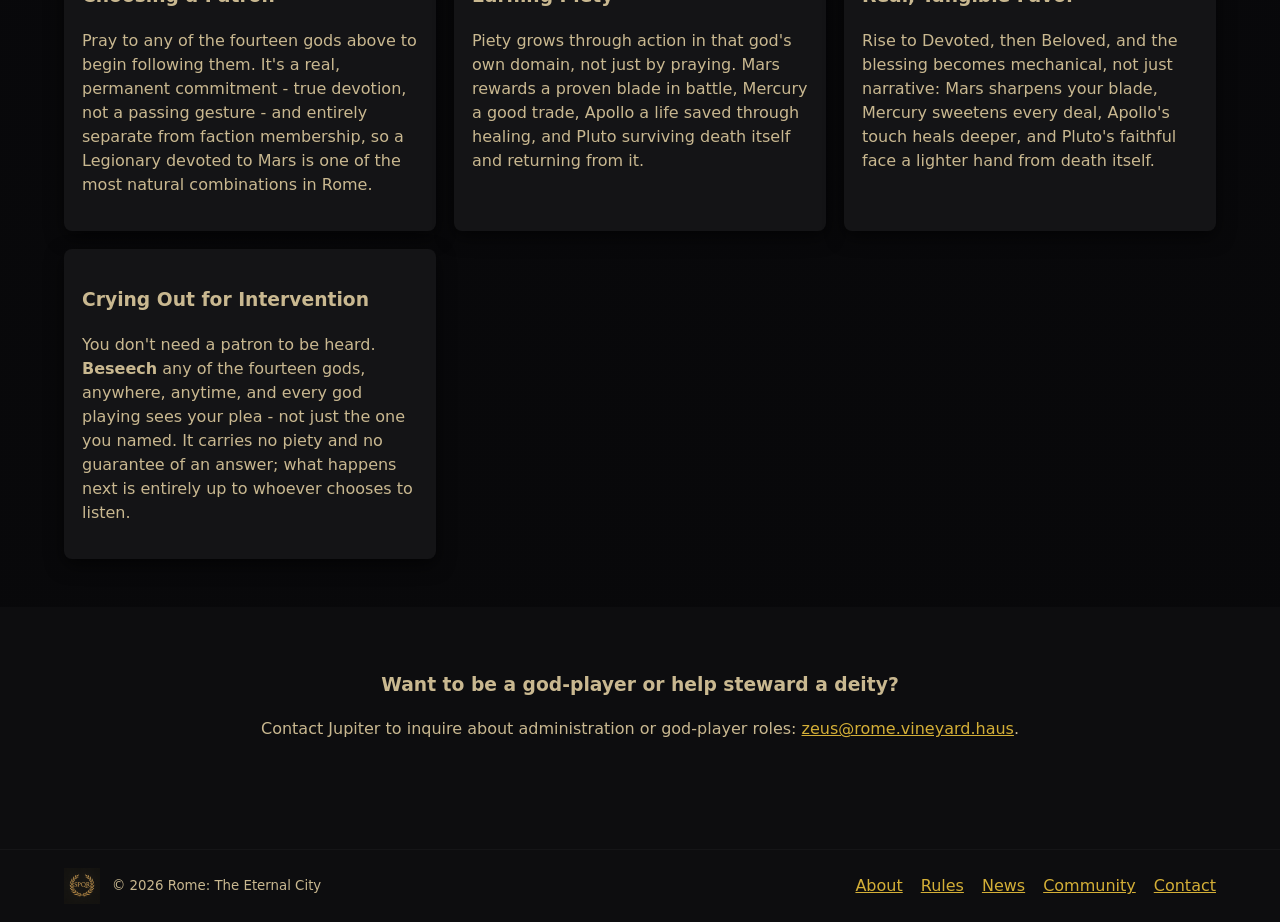
<file: website/gods.html>
<!doctype html>
<html lang="en">
<head>
  <meta charset="utf-8" />
  <meta name="viewport" content="width=device-width,initial-scale=1" />
  <title>Gods — Rome</title>
  <meta name="description" content="Meet the fourteen gods of Rome: The Eternal City - active presences who watch, favor, and interfere directly in mortal affairs. Devote yourself to one for real, tangible blessings.">
  <meta property="og:title" content="Gods — Rome: The Eternal City">
  <meta property="og:description" content="Meet the fourteen gods of Rome - active presences who watch, favor, and interfere directly in mortal affairs.">
  <meta property="og:image" content="https://rome.vineyard.haus/assets/hero-bg.jpg">
  <meta property="og:type" content="website">
  <meta name="twitter:card" content="summary_large_image">
  <link rel="canonical" href="https://rome.vineyard.haus/gods.html">
  <link rel="stylesheet" href="styles.css">
  <link rel="icon" href="favicon.ico" sizes="any">
  <link rel="icon" type="image/png" href="assets/favicon-32.png" sizes="32x32">
  <link rel="apple-touch-icon" href="assets/favicon-180.png">
</head>
<body>
  <!-- header -->
  <header id="site-header" class="site-header">
    <div class="nav-inner">
      <a class="brand" href="index.html"><img src="assets/rome-wordmark.png" alt="Rome logo" id="logo"></a>
      <nav class="main-nav">
        <a href="about.html">About</a>
        <a href="features.html">Features</a>
        <a href="gods.html">Gods</a>
        <a href="mythology.html">Mythology</a>
        <a href="races.html">Races</a>
        <a href="classes.html">Classes</a>
        <a href="abilities.html">Abilities</a>
        <a href="factions.html">Factions</a>
        <a href="rules.html">Rules</a>
        <a href="faq.html">FAQ</a>
        <a href="news.html">News</a>
        <a href="community.html">Community</a>
        <a href="contact.html">Contact</a>
        <a href="play.html" class="nav-cta">Play Now</a>
      </nav>
      <button id="mobile-toggle" class="mobile-toggle" aria-label="Open menu">☰</button>
    </div>
  </header>

  <main style="margin-top:64px">
    <section class="section centered">
      <div class="container">
        <h1>Gods of the Eternal City</h1>
        <p class="lede">The gods are not distant myths here - they are active presences in the world, watching, favoring, and occasionally interfering directly in mortal affairs. Some are stewarded by staff or trusted god-players; all shape the fate of Rome in ways both subtle and unmistakable.</p>

        <h2 style="margin-top:36px">The Twelve Olympians</h2>
        <div class="grid-4" style="margin-top:20px">

          <div class="card god-card">
            <h4>Jupiter</h4>
            <p><em>King of the Gods · Sky, Law, and Thunder</em></p>
            <p>Jupiter rules from a throne of storm and stone atop Olympus, arbiter of oaths and final word in matters no mortal court can settle. He favors those who claim authority boldly and rules those beneath him - gods and mortals alike - with equal parts justice and thunder. It is said his eyes miss nothing that happens beneath his sky.</p>
          </div>

          <div class="card god-card">
            <h4>Juno</h4>
            <p><em>Queen of the Gods · Marriage, Loyalty, and Vengeance</em></p>
            <p>Juno presides over oaths of marriage and household, and woe to any who break them carelessly in her sight. Fiercely loyal to those who honor their bonds, she is an equally patient and thorough avenger of those who do not. Politicians and schemers court her favor at their peril - she remembers everything.</p>
          </div>

          <div class="card god-card">
            <h4>Neptune</h4>
            <p><em>God of the Sea, Earthquakes, and Horses</em></p>
            <p>The seas answer to Neptune's temper as surely as the tides answer to the moon, and the ground itself has been known to shake at his displeasure. Sailors, traders, and cavalry alike keep small shrines to him, hoping to be remembered kindly rather than swept aside.</p>
          </div>

          <div class="card god-card">
            <h4>Ceres</h4>
            <p><em>Goddess of the Harvest, Growth, and the Seasons</em></p>
            <p>Ceres's grief and joy quite literally shape the turning of the year - the world is said to wither when her daughter is lost to the Underworld, and bloom again at her return. Farmers, nymphs, and anyone who has ever gone hungry keep her close in their prayers.</p>
          </div>

          <div class="card god-card">
            <h4>Minerva</h4>
            <p><em>Goddess of Wisdom, Strategy, and Craft</em></p>
            <p>Born fully-armored from the mind of Jupiter himself, Minerva favors the clever over the merely strong - a well-laid plan over a brute charge, a fortified line over a wild rush. Legionaries who study formation as much as they train the blade often find her favor easiest to earn.</p>
          </div>

          <div class="card god-card">
            <h4>Apollo</h4>
            <p><em>God of Prophecy, Light, Music, and Healing</em></p>
            <p>Apollo's gift of foresight comes at a price - his oracles speak truth, but rarely plainly. Those who read the flight of birds or the shape of entrails in his name walk a fine line between insight and madness, seeing futures they cannot always prevent.</p>
          </div>

          <div class="card god-card">
            <h4>Diana</h4>
            <p><em>Goddess of the Hunt, the Wild, and the Moon</em></p>
            <p>Diana roams the untamed edges of the world, fiercely protective of wild things and utterly without mercy for those who abuse them. Hunters and trackers who take only what they need, and no more, are the ones who find her favor lasting.</p>
          </div>

          <div class="card god-card">
            <h4>Mars</h4>
            <p><em>God of War, Bloodlust, and Battle-Fury</em></p>
            <p>Where Minerva is the general's cold calculation, Mars is the soldier's hot blood - the roar of a charge, the thrill of a blade finding its mark. He cares little for the reasons behind a war, only for the fury and glory found within it. The arena sands are said to be among his favorite places on earth.</p>
          </div>

          <div class="card god-card">
            <h4>Venus</h4>
            <p><em>Goddess of Love, Beauty, and Desire</em></p>
            <p>Venus's influence moves through courts and bedchambers alike - a well-placed glance, a whispered promise, an alliance sealed with more than words. Senators who underestimate her power in politics rarely stay in power long.</p>
          </div>

          <div class="card god-card">
            <h4>Vulcan</h4>
            <p><em>God of the Forge, Fire, and Craftsmanship</em></p>
            <p>Cast out from Olympus for his lameness and welcomed back only for the unmatched weapons and wonders he could build, Vulcan values skill above beauty and function above pride. The Cyclopes are said to be his oldest and most loyal forge-hands, and any smith worth their hammer keeps a shrine to him near the coals.</p>
          </div>

          <div class="card god-card">
            <h4>Mercury</h4>
            <p><em>God of Travelers, Trade, Thieves, and Messages</em></p>
            <p>Quick-tongued and quicker-footed, Mercury moves between the world of gods and mortals more freely than any other Olympian - and he's just as comfortable delivering a message as he is picking a pocket along the way. Scouts, spies, and merchants all claim him as patron, usually for different reasons.</p>
          </div>

          <div class="card god-card">
            <h4>Vesta</h4>
            <p><em>Goddess of the Hearth, Home, and the Sacred Flame</em></p>
            <p>Vesta is the quietest of the Twelve and, in some ways, the most load-bearing - her sacred fire has burned unbroken in the Forum for as long as Rome has stood, tended day and night by the Vestal Virgins. Every household hearth is a small echo of hers, and every family that keeps it lit is, knowingly or not, keeping faith with her.</p>
          </div>

        </div>

        <h2 style="margin-top:44px">Other Powers</h2>
        <p class="lede">Not every power that shapes Rome sits among the Twelve. These three are older, stranger, and no less real for being feared - or indulged - rather than openly worshipped in the Forum's temples.</p>
        <div class="grid-3" style="margin-top:20px">

          <div class="card god-card">
            <h4>Pluto</h4>
            <p><em>Lord of the Underworld, Master of the Dead</em></p>
            <p>Pluto rules the realm beneath the world with a grim, orderly fairness rarely credited to him above ground - he steals no one who isn't already owed to him. Every soul that falls in the arena, on the battlefield, or simply in the fullness of time eventually stands before his gates. It is said a determined few have talked, fought, or tricked their way back out.</p>
          </div>

          <div class="card god-card">
            <h4>Trivia</h4>
            <p><em>Goddess of Crossroads, Magic, and the Night</em></p>
            <p>Trivia stands at every threshold - between roads, between worlds, between choices not yet made. She grants power to those willing to walk unlit paths, and her secret cult meets where three roads cross to trade in favors most gods above would refuse to grant.</p>
          </div>

          <div class="card god-card">
            <h4>Bacchus</h4>
            <p><em>God of Wine, Revelry, and Ecstatic Release</em></p>
            <p>Bacchus arrived in Rome late and strange, a god of intoxication, theater, and the wild loss of self that comes with both - never quite one of the Twelve, and worshipped all the more fervently for it. The wine flows generously in his name at every feast and every arena celebration, though the Senate itself once moved to restrict his rites when they grew too unruly for the city's comfort - and those who drink too deep still sometimes find his gifts come with a price.</p>
          </div>

        </div>

      </div>
    </section>

    <section class="section dark">
      <div class="container">
        <h2 style="text-align:center">Devotion &amp; Piety</h2>
        <p class="lede" style="text-align:center; max-width:760px; margin:12px auto 0;">
          You can do more than admire the gods from a distance - devote yourself to one directly, and real piety brings real, tangible favor.
        </p>
        <div class="grid-3" style="margin-top:24px">
          <div class="card">
            <h3>Choosing a Patron</h3>
            <p>Pray to any of the fourteen gods above to begin following them. It's a real, permanent commitment - true devotion, not a passing gesture - and entirely separate from faction membership, so a Legionary devoted to Mars is one of the most natural combinations in Rome.</p>
          </div>
          <div class="card">
            <h3>Earning Piety</h3>
            <p>Piety grows through action in that god's own domain, not just by praying. Mars rewards a proven blade in battle, Mercury a good trade, Apollo a life saved through healing, and Pluto surviving death itself and returning from it.</p>
          </div>
          <div class="card">
            <h3>Real, Tangible Favor</h3>
            <p>Rise to Devoted, then Beloved, and the blessing becomes mechanical, not just narrative: Mars sharpens your blade, Mercury sweetens every deal, Apollo's touch heals deeper, and Pluto's faithful face a lighter hand from death itself.</p>
          </div>
          <div class="card">
            <h3>Crying Out for Intervention</h3>
            <p>You don't need a patron to be heard. <strong>Beseech</strong> any of the fourteen gods, anywhere, anytime, and every god playing sees your plea - not just the one you named. It carries no piety and no guarantee of an answer; what happens next is entirely up to whoever chooses to listen.</p>
          </div>
        </div>
      </div>
    </section>

    <section class="section centered">
      <div class="container">
        <h3 style="margin-top:0">Want to be a god-player or help steward a deity?</h3>
        <p>Contact Jupiter to inquire about administration or god-player roles: <a href="mailto:zeus@rome.vineyard.haus">zeus@rome.vineyard.haus</a>.</p>
      </div>
    </section>
  </main>

  <footer class="site-footer">
    <div class="container">
      <div class="footer-left">
        <img src="assets/rome-mark.png" alt="rome mark" class="footer-mark">
        <small>© 2026 Rome: The Eternal City</small>
      </div>
      <div class="footer-right">
        <nav class="foot-nav">
          <a href="about.html">About</a><a href="rules.html">Rules</a><a href="news.html">News</a><a href="community.html">Community</a><a href="contact.html">Contact</a>
        </nav>
      </div>
    </div>
  </footer>
<script src="script.js"></script>
</body>
</html>
</file>
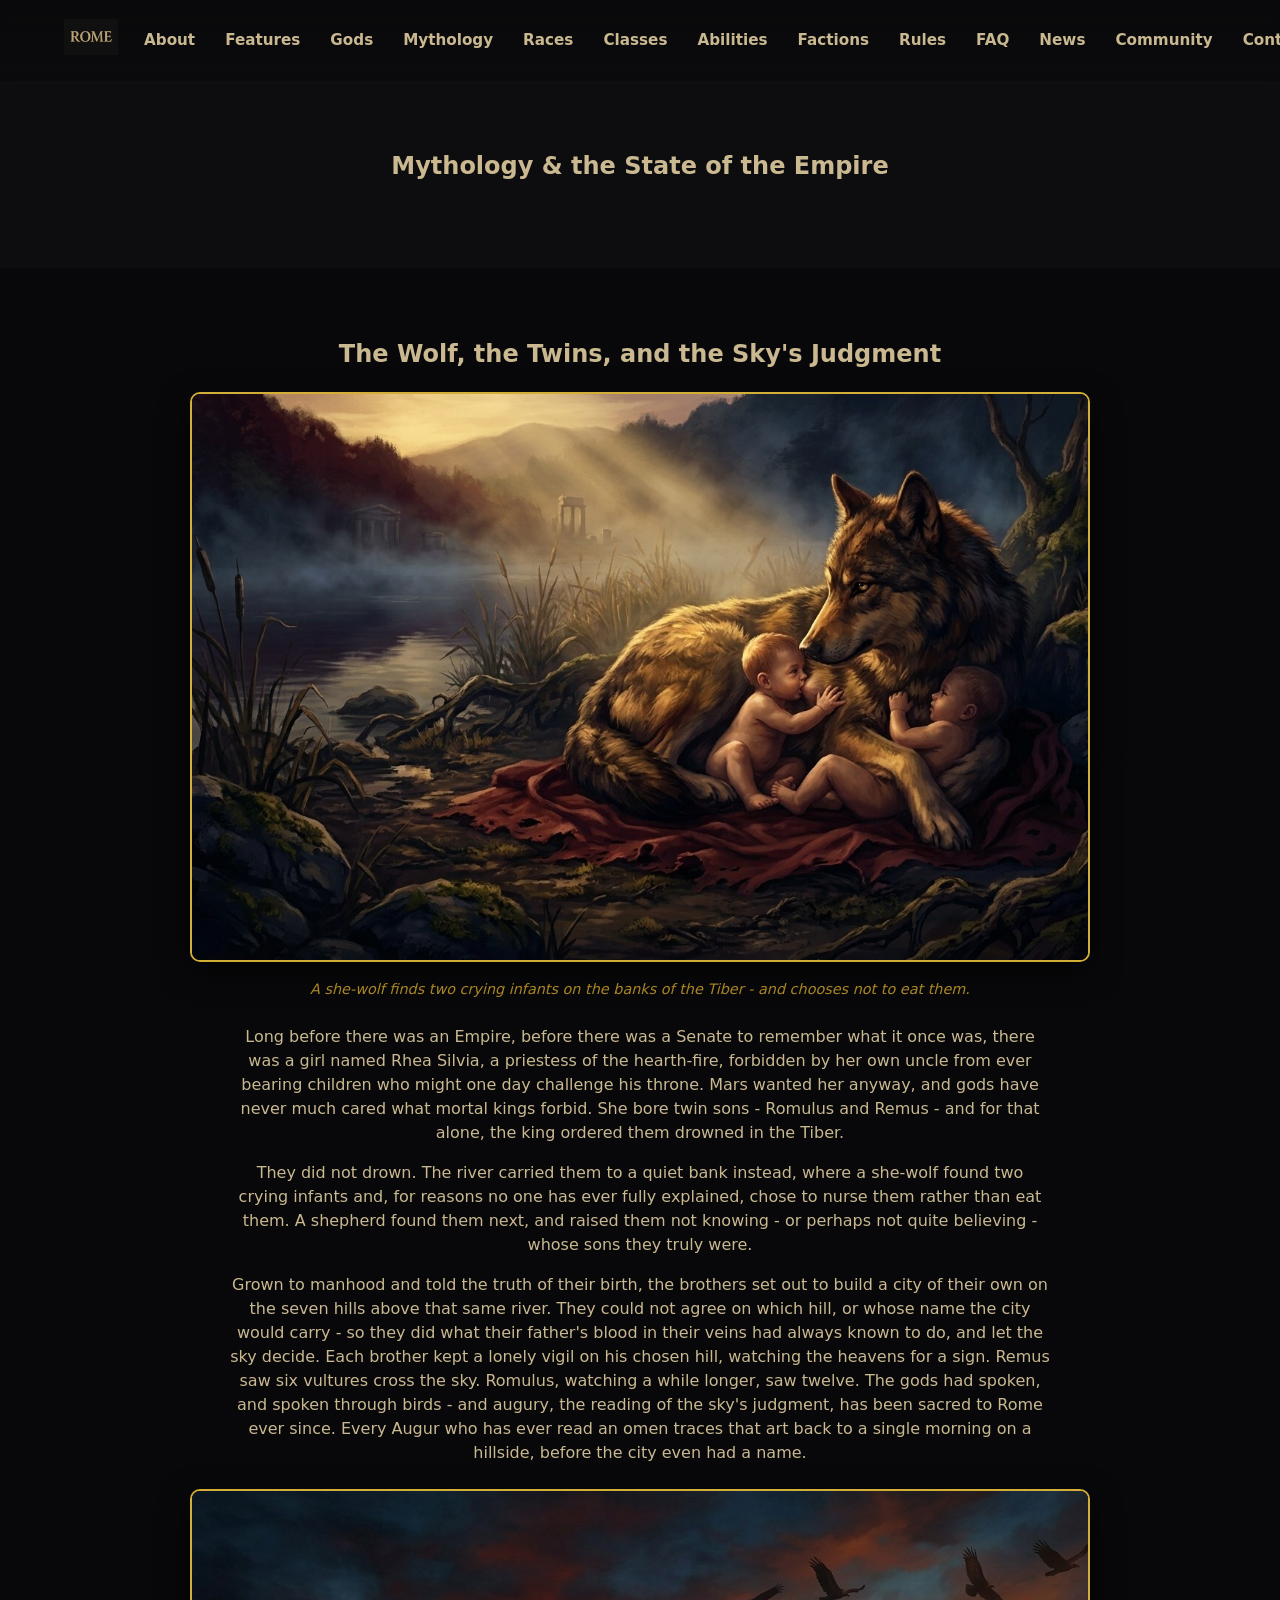
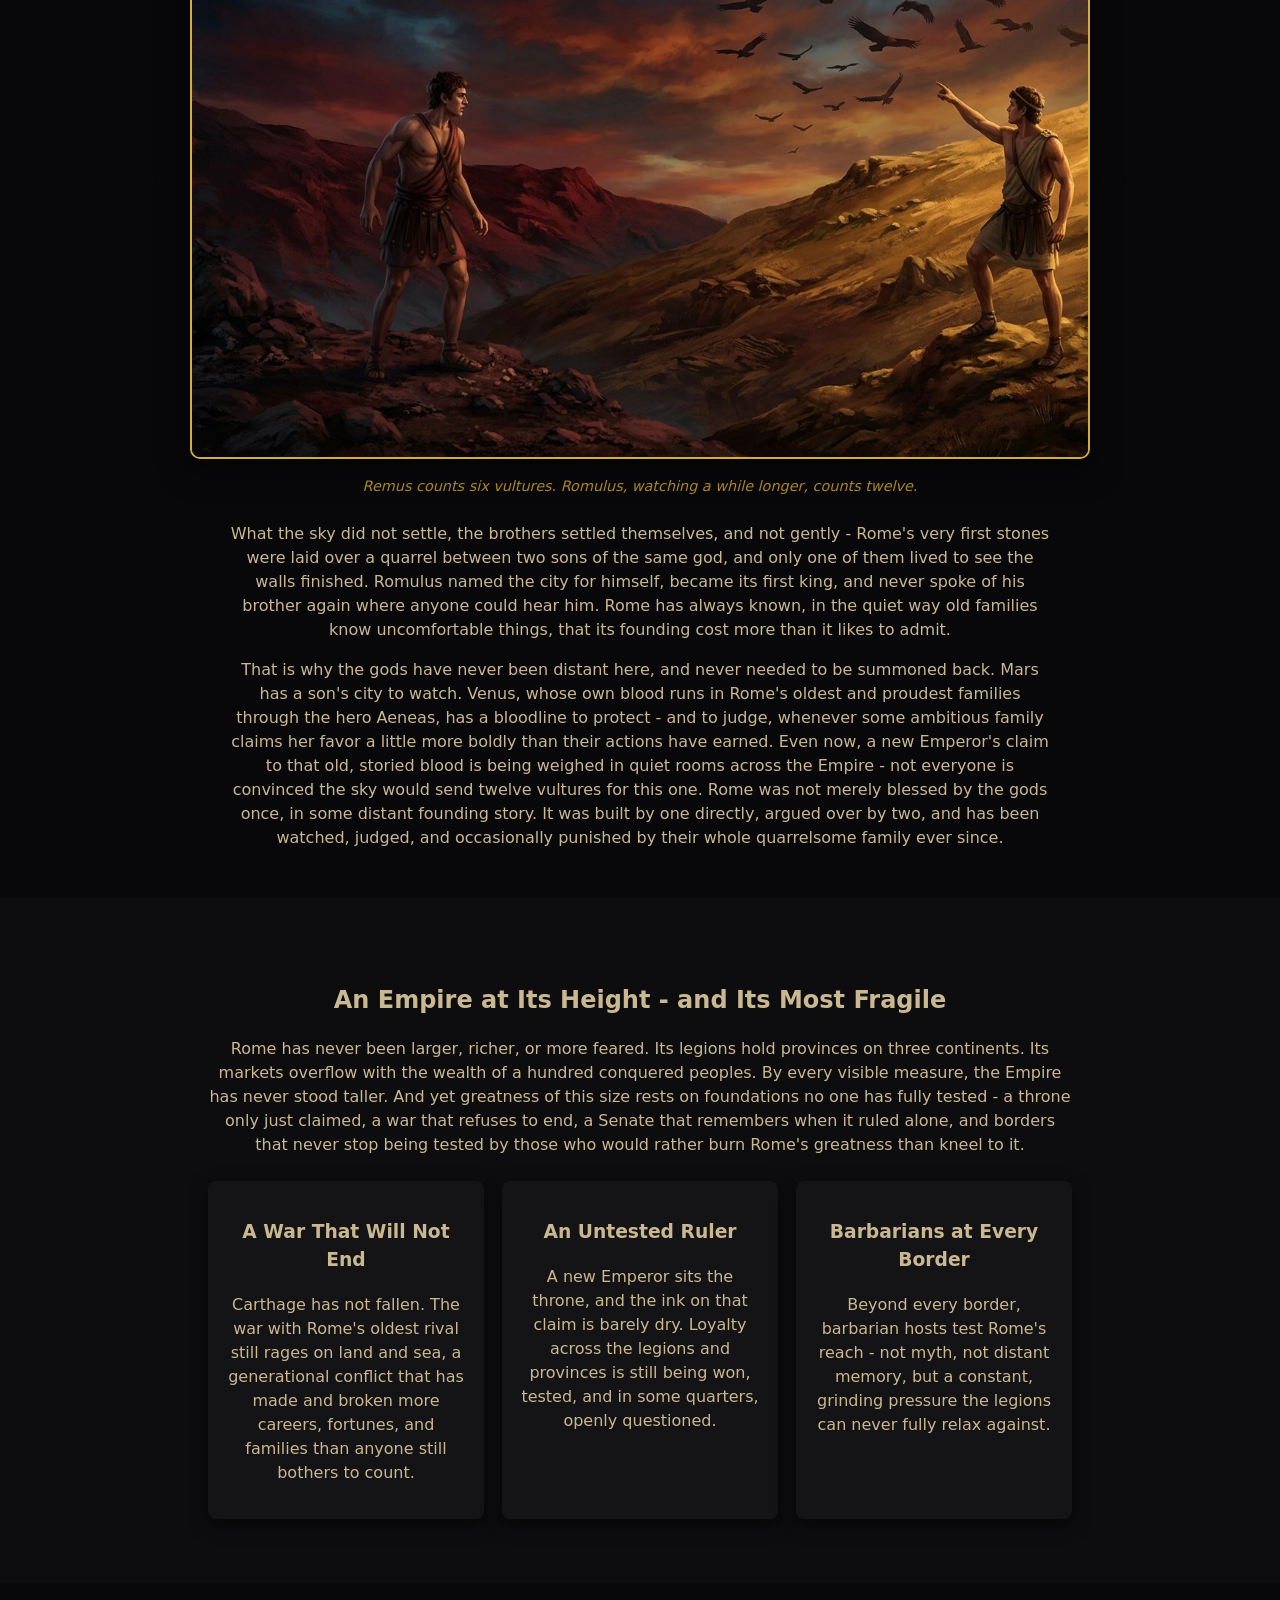
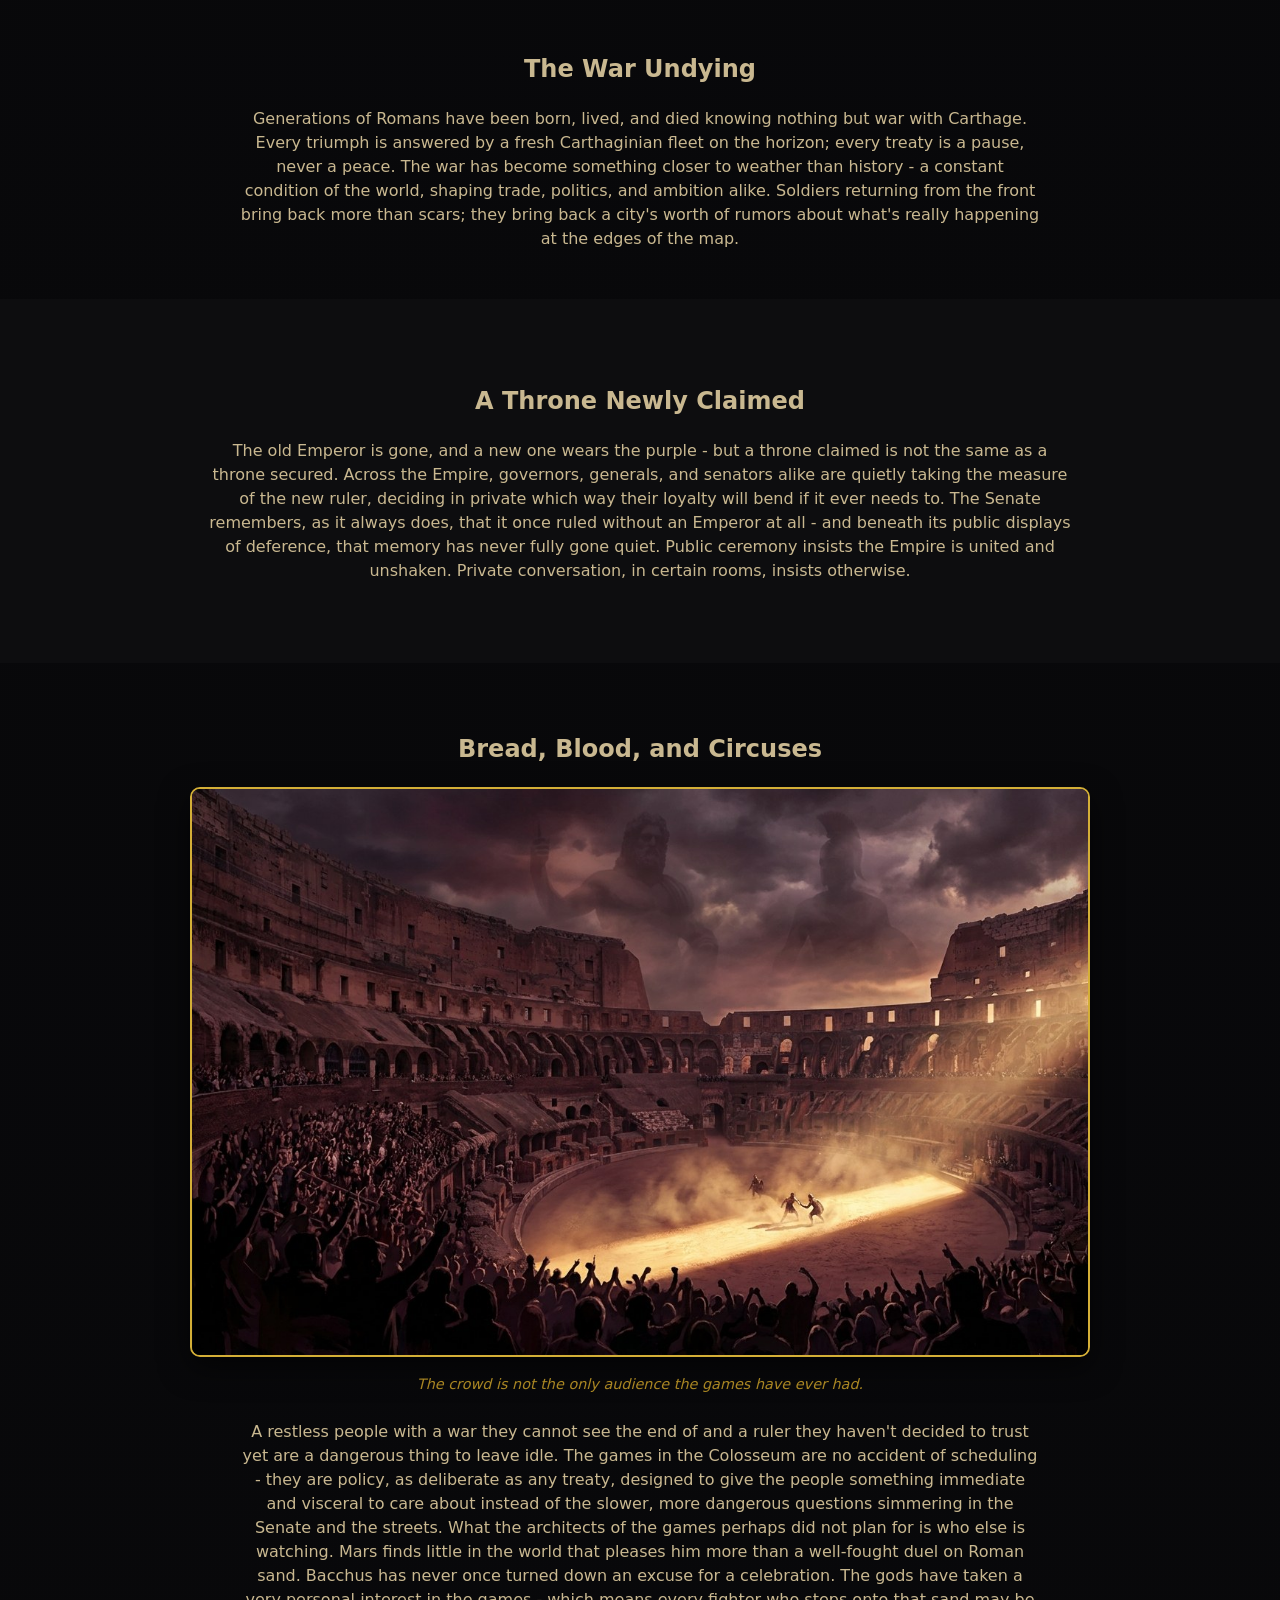
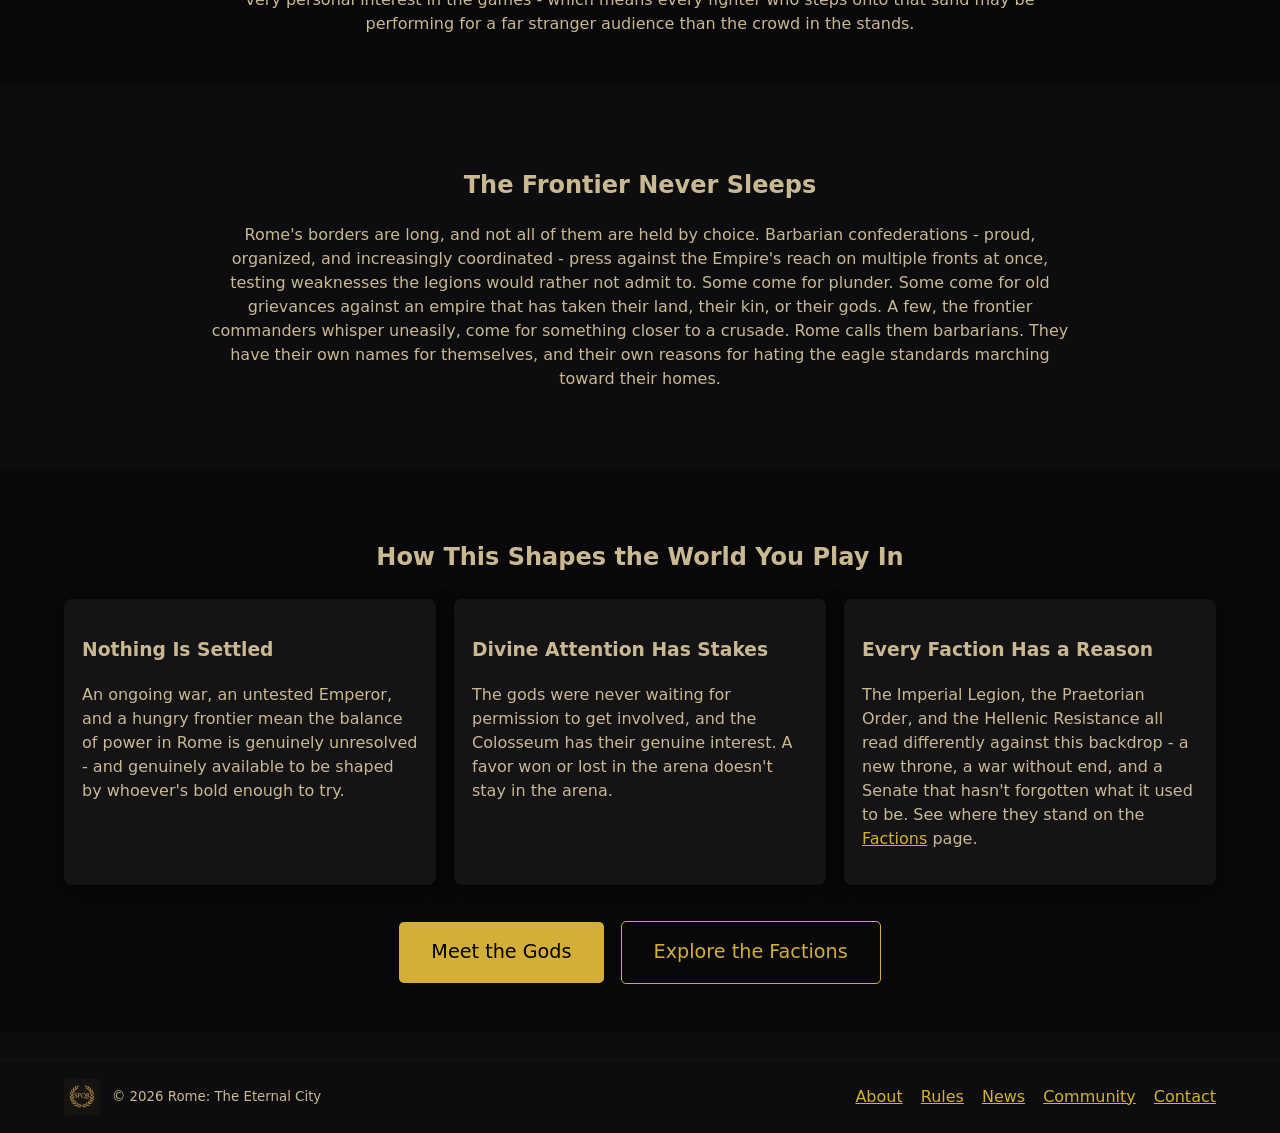
<file: website/mythology.html>
<!doctype html>
<html lang="en">
<head>
  <meta charset="utf-8" />
  <meta name="viewport" content="width=device-width,initial-scale=1" />
  <title>Mythology — Rome</title>
  <meta name="description" content="The myths behind Rome: The Eternal City are true - discover how the gods shaped the world, the founding of Rome, and the stories that still echo through the Colosseum.">
  <meta property="og:title" content="Mythology — Rome: The Eternal City">
  <meta property="og:description" content="The myths behind Rome: The Eternal City are true - discover the stories that shaped this world.">
  <meta property="og:image" content="https://rome.vineyard.haus/assets/hero-bg.jpg">
  <meta property="og:type" content="website">
  <meta name="twitter:card" content="summary_large_image">
  <link rel="canonical" href="https://rome.vineyard.haus/mythology.html">
  <link rel="stylesheet" href="styles.css">
  <link rel="icon" href="favicon.ico" sizes="any">
  <link rel="icon" type="image/png" href="assets/favicon-32.png" sizes="32x32">
  <link rel="apple-touch-icon" href="assets/favicon-180.png">
</head>
<body>
  <!-- header -->
  <header id="site-header" class="site-header">
    <div class="nav-inner">
      <a class="brand" href="index.html"><img src="assets/rome-wordmark.png" alt="Rome logo" id="logo"></a>
      <nav class="main-nav">
        <a href="about.html">About</a>
        <a href="features.html">Features</a>
        <a href="gods.html">Gods</a>
        <a href="mythology.html">Mythology</a>
        <a href="races.html">Races</a>
        <a href="classes.html">Classes</a>
        <a href="abilities.html">Abilities</a>
        <a href="factions.html">Factions</a>
        <a href="rules.html">Rules</a>
        <a href="faq.html">FAQ</a>
        <a href="news.html">News</a>
        <a href="community.html">Community</a>
        <a href="contact.html">Contact</a>
        <a href="play.html" class="nav-cta">Play Now</a>
      </nav>
      <button id="mobile-toggle" class="mobile-toggle" aria-label="Open menu">☰</button>
    </div>
  </header>

  <main style="margin-top:64px">
    <section class="section centered">
      <div class="container">
        <h1>Mythology &amp; the State of the Empire</h1>
      </div>
    </section>

    <section class="section dark">
      <div class="container">
        <h2 style="text-align:center">The Wolf, the Twins, and the Sky's Judgment</h2>

        <div style="text-align:center; margin: 20px auto 0;">
          <img src="assets/mythology-wolf-twins.jpg" alt="The she-wolf Lupa nursing the infant twins Romulus and Remus on the banks of the Tiber" style="max-width:100%; width:100%; max-width:900px; border-radius:10px; border:2px solid #d4af37; box-shadow:0 10px 30px rgba(0,0,0,0.6);">
          <p style="font-style:italic; color:#a98623; margin-top:10px; font-size:0.9rem;">A she-wolf finds two crying infants on the banks of the Tiber - and chooses not to eat them.</p>
        </div>

        <p class="lede" style="text-align:center; max-width:820px; margin:24px auto 0;">
          Long before there was an Empire, before there was a Senate to remember what it once was, there was a girl named Rhea Silvia, a priestess of the hearth-fire, forbidden by her own uncle from ever bearing children who might one day challenge his throne. Mars wanted her anyway, and gods have never much cared what mortal kings forbid. She bore twin sons - Romulus and Remus - and for that alone, the king ordered them drowned in the Tiber.
        </p>
        <p class="lede" style="text-align:center; max-width:820px; margin:16px auto 0;">
          They did not drown. The river carried them to a quiet bank instead, where a she-wolf found two crying infants and, for reasons no one has ever fully explained, chose to nurse them rather than eat them. A shepherd found them next, and raised them not knowing - or perhaps not quite believing - whose sons they truly were.
        </p>
        <p class="lede" style="text-align:center; max-width:820px; margin:16px auto 0;">
          Grown to manhood and told the truth of their birth, the brothers set out to build a city of their own on the seven hills above that same river. They could not agree on which hill, or whose name the city would carry - so they did what their father's blood in their veins had always known to do, and let the sky decide. Each brother kept a lonely vigil on his chosen hill, watching the heavens for a sign. Remus saw six vultures cross the sky. Romulus, watching a while longer, saw twelve. The gods had spoken, and spoken through birds - and augury, the reading of the sky's judgment, has been sacred to Rome ever since. Every Augur who has ever read an omen traces that art back to a single morning on a hillside, before the city even had a name.
        </p>

        <div style="text-align:center; margin: 24px auto 0;">
          <img src="assets/mythology-augury.jpg" alt="Romulus and Remus stand on separate hills at dawn, watching the sky for a sign from the gods" style="max-width:100%; width:100%; max-width:900px; border-radius:10px; border:2px solid #d4af37; box-shadow:0 10px 30px rgba(0,0,0,0.6);">
          <p style="font-style:italic; color:#a98623; margin-top:10px; font-size:0.9rem;">Remus counts six vultures. Romulus, watching a while longer, counts twelve.</p>
        </div>

        <p class="lede" style="text-align:center; max-width:820px; margin:24px auto 0;">
          What the sky did not settle, the brothers settled themselves, and not gently - Rome's very first stones were laid over a quarrel between two sons of the same god, and only one of them lived to see the walls finished. Romulus named the city for himself, became its first king, and never spoke of his brother again where anyone could hear him. Rome has always known, in the quiet way old families know uncomfortable things, that its founding cost more than it likes to admit.
        </p>
        <p class="lede" style="text-align:center; max-width:820px; margin:16px auto 0;">
          That is why the gods have never been distant here, and never needed to be summoned back. Mars has a son's city to watch. Venus, whose own blood runs in Rome's oldest and proudest families through the hero Aeneas, has a bloodline to protect - and to judge, whenever some ambitious family claims her favor a little more boldly than their actions have earned. Even now, a new Emperor's claim to that old, storied blood is being weighed in quiet rooms across the Empire - not everyone is convinced the sky would send twelve vultures for this one. Rome was not merely blessed by the gods once, in some distant founding story. It was built by one directly, argued over by two, and has been watched, judged, and occasionally punished by their whole quarrelsome family ever since.
        </p>
      </div>
    </section>

    <section class="section centered">
      <div class="container">
        <h2>An Empire at Its Height - and Its Most Fragile</h2>
        <p class="lede">Rome has never been larger, richer, or more feared. Its legions hold provinces on three continents. Its markets overflow with the wealth of a hundred conquered peoples. By every visible measure, the Empire has never stood taller. And yet greatness of this size rests on foundations no one has fully tested - a throne only just claimed, a war that refuses to end, a Senate that remembers when it ruled alone, and borders that never stop being tested by those who would rather burn Rome's greatness than kneel to it.</p>

        <div class="grid-3" style="margin-top:24px">
          <div class="card">
            <h3>A War That Will Not End</h3>
            <p>Carthage has not fallen. The war with Rome's oldest rival still rages on land and sea, a generational conflict that has made and broken more careers, fortunes, and families than anyone still bothers to count.</p>
          </div>
          <div class="card">
            <h3>An Untested Ruler</h3>
            <p>A new Emperor sits the throne, and the ink on that claim is barely dry. Loyalty across the legions and provinces is still being won, tested, and in some quarters, openly questioned.</p>
          </div>
          <div class="card">
            <h3>Barbarians at Every Border</h3>
            <p>Beyond every border, barbarian hosts test Rome's reach - not myth, not distant memory, but a constant, grinding pressure the legions can never fully relax against.</p>
          </div>
        </div>
      </div>
    </section>

    <section class="section dark">
      <div class="container">
        <h2 style="text-align:center">The War Undying</h2>
        <p class="lede" style="text-align:center; max-width:800px; margin:12px auto 0;">
          Generations of Romans have been born, lived, and died knowing nothing but war with Carthage. Every triumph is answered by a fresh Carthaginian fleet on the horizon; every treaty is a pause, never a peace. The war has become something closer to weather than history - a constant condition of the world, shaping trade, politics, and ambition alike. Soldiers returning from the front bring back more than scars; they bring back a city's worth of rumors about what's really happening at the edges of the map.
        </p>
      </div>
    </section>

    <section class="section centered">
      <div class="container">
        <h2>A Throne Newly Claimed</h2>
        <p class="lede">The old Emperor is gone, and a new one wears the purple - but a throne claimed is not the same as a throne secured. Across the Empire, governors, generals, and senators alike are quietly taking the measure of the new ruler, deciding in private which way their loyalty will bend if it ever needs to. The Senate remembers, as it always does, that it once ruled without an Emperor at all - and beneath its public displays of deference, that memory has never fully gone quiet. Public ceremony insists the Empire is united and unshaken. Private conversation, in certain rooms, insists otherwise.</p>
      </div>
    </section>

    <section class="section dark">
      <div class="container">
        <h2 style="text-align:center">Bread, Blood, and Circuses</h2>

        <div style="text-align:center; margin: 20px auto 0;">
          <img src="assets/mythology-colosseum-gods.jpg" alt="Ghostly divine figures watch over the Colosseum as gladiators fight below a packed crowd" style="max-width:100%; width:100%; max-width:900px; border-radius:10px; border:2px solid #d4af37; box-shadow:0 10px 30px rgba(0,0,0,0.6);">
          <p style="font-style:italic; color:#a98623; margin-top:10px; font-size:0.9rem;">The crowd is not the only audience the games have ever had.</p>
        </div>

        <p class="lede" style="text-align:center; max-width:800px; margin:24px auto 0;">
          A restless people with a war they cannot see the end of and a ruler they haven't decided to trust yet are a dangerous thing to leave idle. The games in the Colosseum are no accident of scheduling - they are policy, as deliberate as any treaty, designed to give the people something immediate and visceral to care about instead of the slower, more dangerous questions simmering in the Senate and the streets. What the architects of the games perhaps did not plan for is who else is watching. Mars finds little in the world that pleases him more than a well-fought duel on Roman sand. Bacchus has never once turned down an excuse for a celebration. The gods have taken a very personal interest in the games - which means every fighter who steps onto that sand may be performing for a far stranger audience than the crowd in the stands.
        </p>
      </div>
    </section>

    <section class="section centered">
      <div class="container">
        <h2>The Frontier Never Sleeps</h2>
        <p class="lede">Rome's borders are long, and not all of them are held by choice. Barbarian confederations - proud, organized, and increasingly coordinated - press against the Empire's reach on multiple fronts at once, testing weaknesses the legions would rather not admit to. Some come for plunder. Some come for old grievances against an empire that has taken their land, their kin, or their gods. A few, the frontier commanders whisper uneasily, come for something closer to a crusade. Rome calls them barbarians. They have their own names for themselves, and their own reasons for hating the eagle standards marching toward their homes.</p>
      </div>
    </section>

    <section class="section dark">
      <div class="container">
        <h2 style="text-align:center">How This Shapes the World You Play In</h2>
        <div class="grid-3" style="margin-top:24px">
          <div class="card">
            <h3>Nothing Is Settled</h3>
            <p>An ongoing war, an untested Emperor, and a hungry frontier mean the balance of power in Rome is genuinely unresolved - and genuinely available to be shaped by whoever's bold enough to try.</p>
          </div>
          <div class="card">
            <h3>Divine Attention Has Stakes</h3>
            <p>The gods were never waiting for permission to get involved, and the Colosseum has their genuine interest. A favor won or lost in the arena doesn't stay in the arena.</p>
          </div>
          <div class="card">
            <h3>Every Faction Has a Reason</h3>
            <p>The Imperial Legion, the Praetorian Order, and the Hellenic Resistance all read differently against this backdrop - a new throne, a war without end, and a Senate that hasn't forgotten what it used to be. See where they stand on the <a href="factions.html">Factions</a> page.</p>
          </div>
        </div>

        <div style="text-align:center; margin-top:36px;">
          <a class="btn primary" href="gods.html">Meet the Gods</a>
          <a class="btn ghost" href="factions.html" style="margin-left:12px;">Explore the Factions</a>
        </div>
      </div>
    </section>
  </main>

  <footer class="site-footer">
    <div class="container">
      <div class="footer-left">
        <img src="assets/rome-mark.png" alt="rome mark" class="footer-mark">
        <small>© 2026 Rome: The Eternal City</small>
      </div>
      <div class="footer-right">
        <nav class="foot-nav">
          <a href="about.html">About</a><a href="rules.html">Rules</a><a href="news.html">News</a><a href="community.html">Community</a><a href="contact.html">Contact</a>
        </nav>
      </div>
    </div>
  </footer>
<script src="script.js"></script>
</body>
</html>
</file>
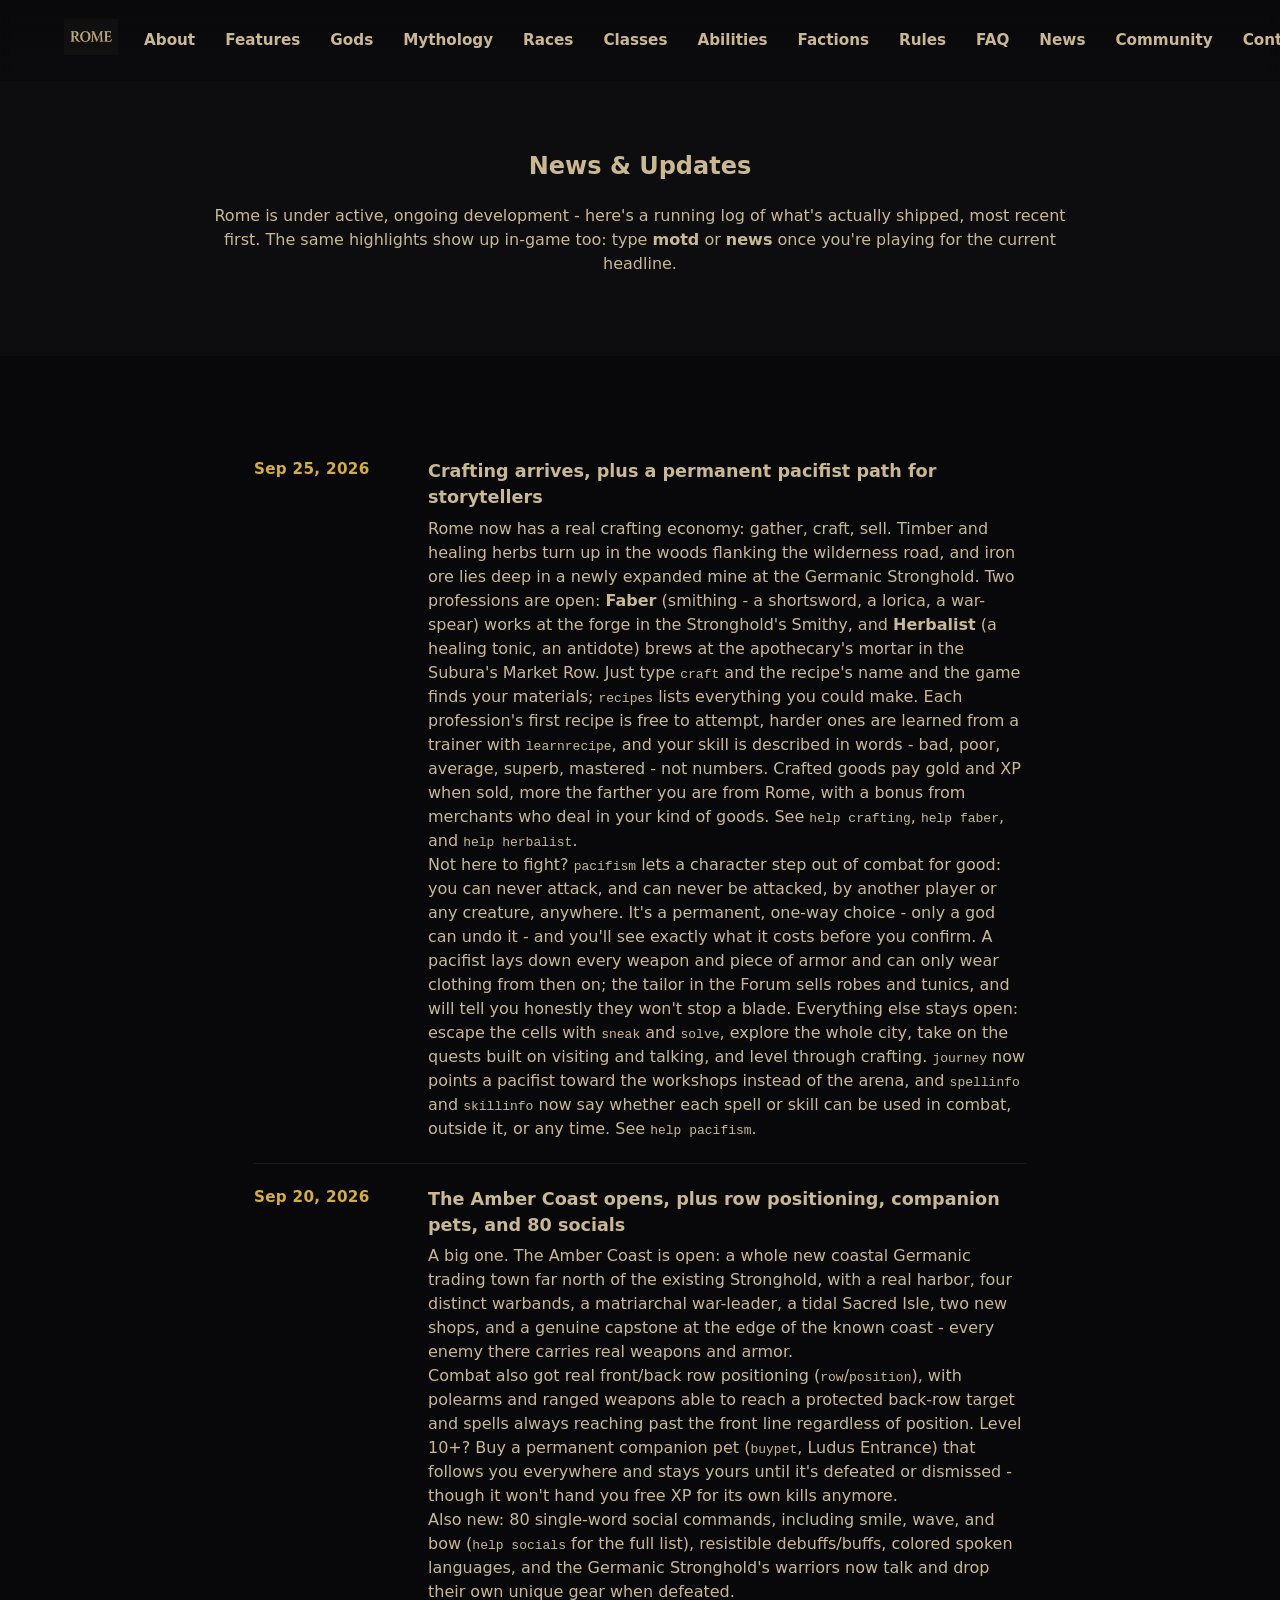
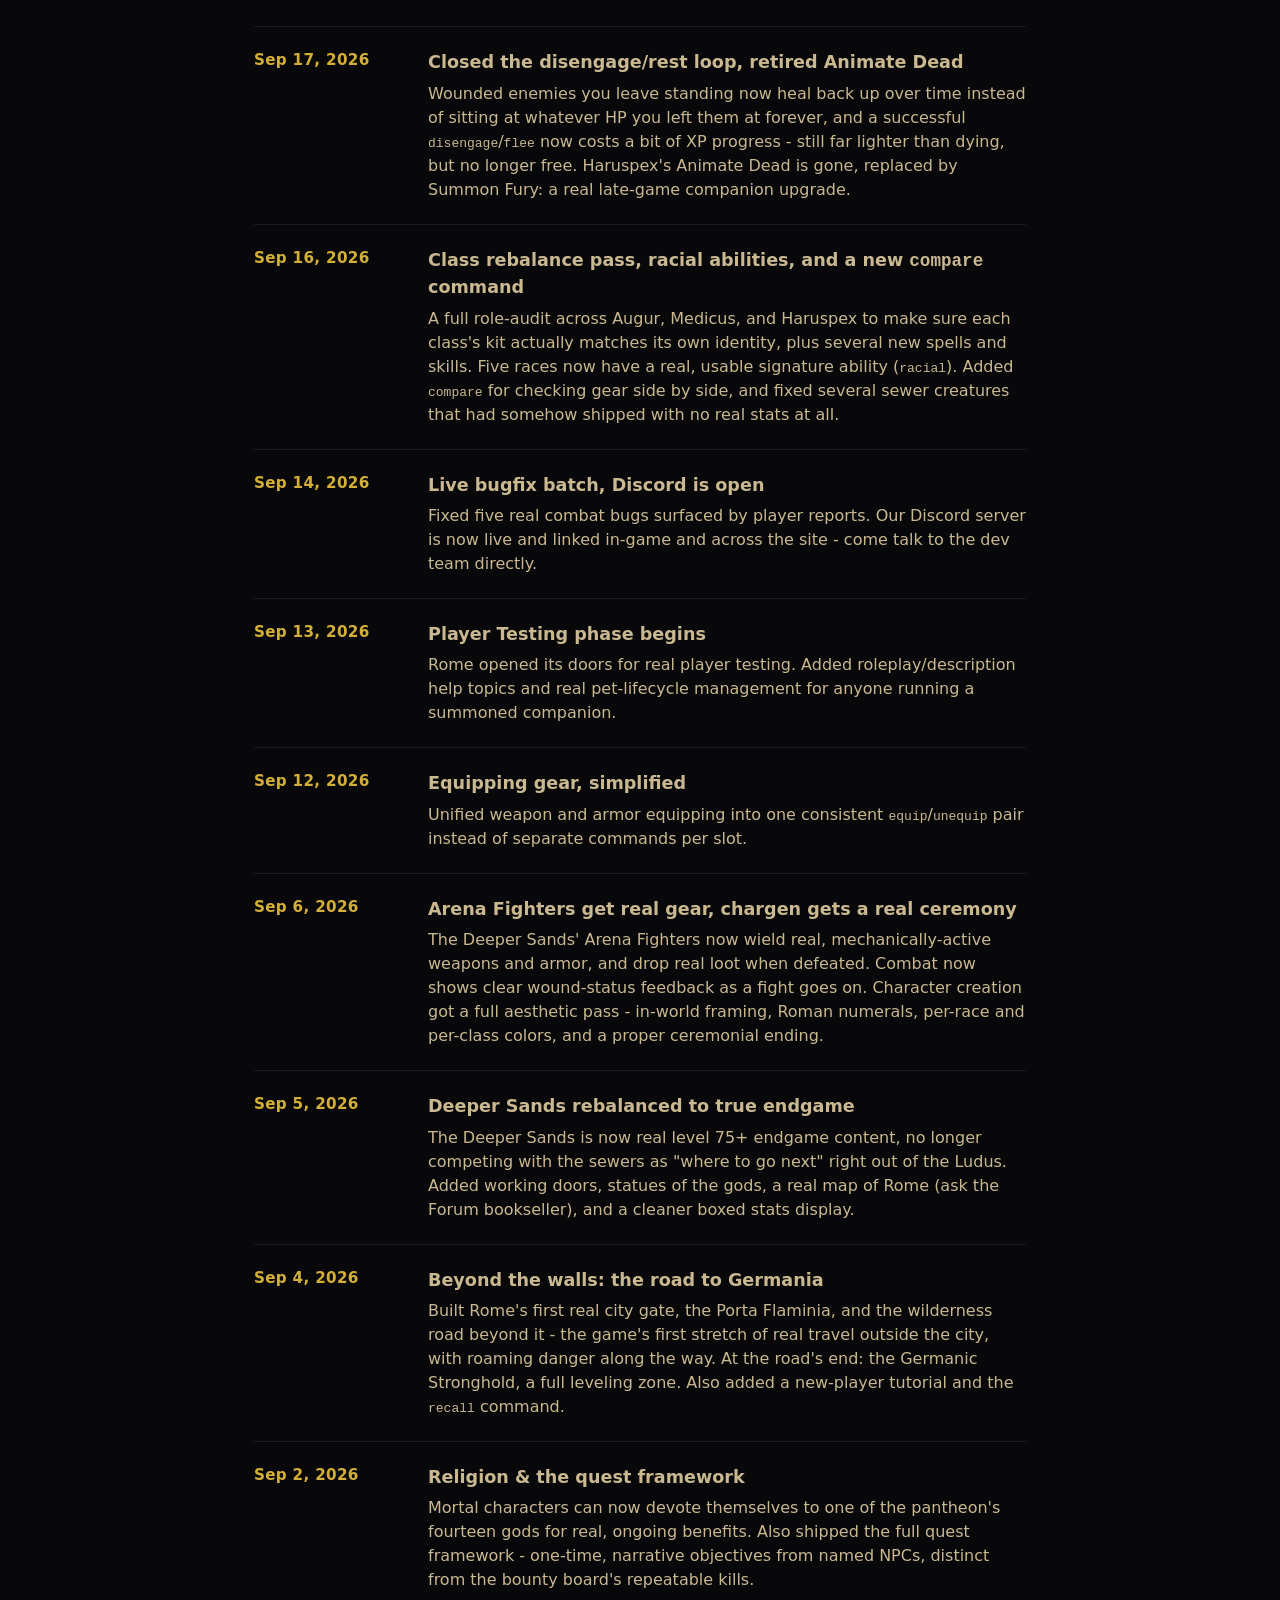
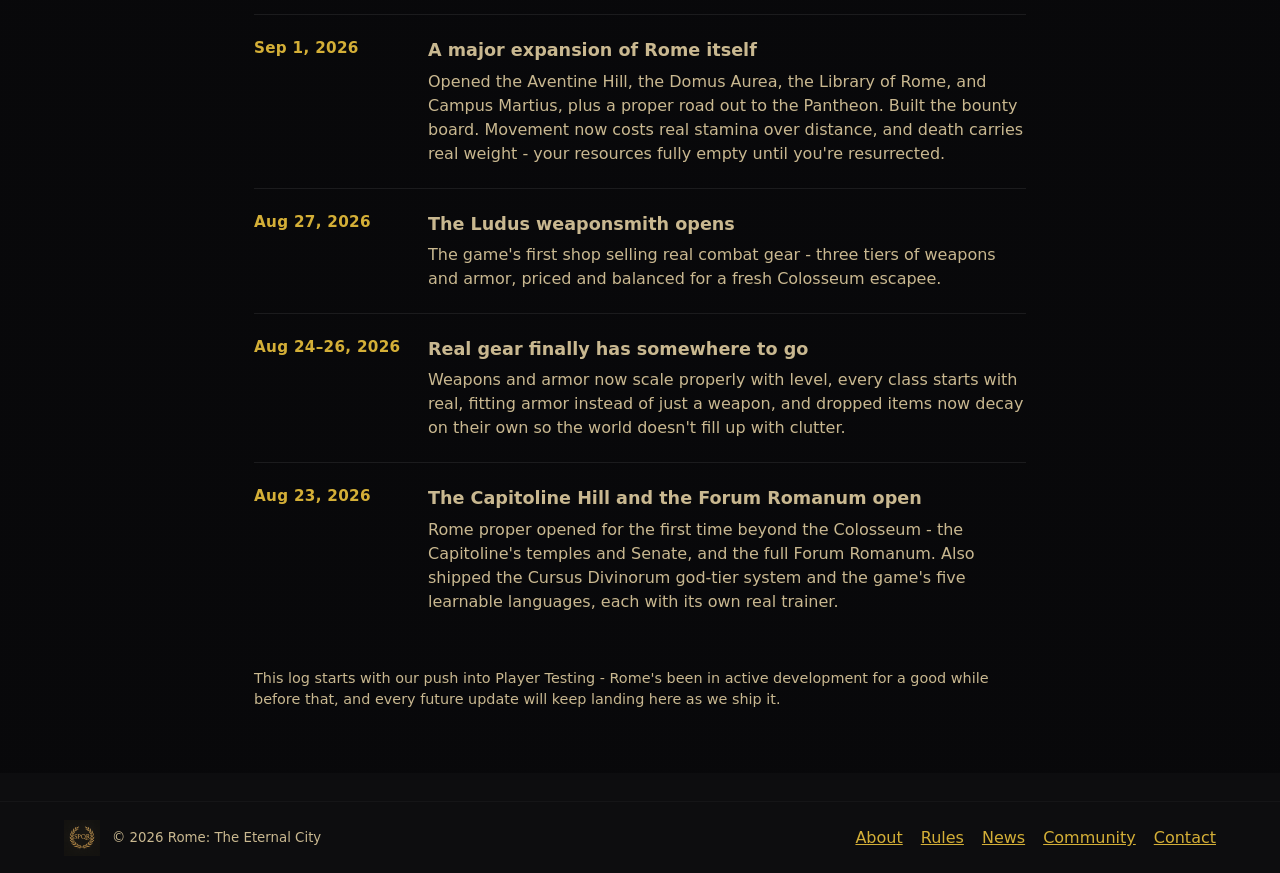
<file: website/news.html>
<!doctype html>
<html lang="en">
<head>
  <meta charset="utf-8" />
  <meta name="viewport" content="width=device-width,initial-scale=1" />
  <title>News &amp; Updates — Rome</title>
  <meta name="description" content="A running log of what's changed in Rome: The Eternal City - new zones, systems, and bugfixes, updated as we ship them.">
  <meta property="og:title" content="News &amp; Updates — Rome: The Eternal City">
  <meta property="og:description" content="A running log of what's changed in Rome, updated as we ship it.">
  <meta property="og:image" content="https://rome.vineyard.haus/assets/hero-bg.jpg">
  <meta property="og:type" content="website">
  <meta name="twitter:card" content="summary_large_image">
  <link rel="canonical" href="https://rome.vineyard.haus/news.html">
  <link rel="stylesheet" href="styles.css">
  <link rel="icon" href="favicon.ico" sizes="any">
  <link rel="icon" type="image/png" href="assets/favicon-32.png" sizes="32x32">
  <link rel="apple-touch-icon" href="assets/favicon-180.png">
  <style>
    .update-list { display:flex; flex-direction:column; gap:0; margin-top:32px; }
    .update-entry { display:grid; grid-template-columns:150px 1fr; gap:24px; padding:22px 0; border-bottom:1px solid rgba(255,255,255,0.08); }
    .update-entry:last-child { border-bottom:none; }
    .update-date { color:var(--accent); font-weight:700; white-space:nowrap; font-size:0.95rem; letter-spacing:0.02em; }
    .update-body h3 { margin:0 0 6px; font-size:1.1rem; }
    .update-body p { margin:0; color:var(--muted); }
    @media (max-width:640px) {
      .update-entry { grid-template-columns:1fr; gap:6px; }
    }
  </style>
</head>
<body>
  <!-- header -->
  <header id="site-header" class="site-header">
    <div class="nav-inner">
      <a class="brand" href="index.html"><img src="assets/rome-wordmark.png" alt="Rome logo" id="logo"></a>
      <nav class="main-nav">
        <a href="about.html">About</a>
        <a href="features.html">Features</a>
        <a href="gods.html">Gods</a>
        <a href="mythology.html">Mythology</a>
        <a href="races.html">Races</a>
        <a href="classes.html">Classes</a>
        <a href="abilities.html">Abilities</a>
        <a href="factions.html">Factions</a>
        <a href="rules.html">Rules</a>
        <a href="faq.html">FAQ</a>
        <a href="news.html">News</a>
        <a href="community.html">Community</a>
        <a href="contact.html">Contact</a>
        <a href="play.html" class="nav-cta">Play Now</a>
      </nav>
      <button id="mobile-toggle" class="mobile-toggle" aria-label="Open menu">☰</button>
    </div>
  </header>

  <main style="margin-top:64px">
    <section class="section centered">
      <div class="container">
        <h1>News &amp; Updates</h1>
        <p class="lede">Rome is under active, ongoing development - here's a running log of what's actually shipped, most recent first. The same highlights show up in-game too: type <strong>motd</strong> or <strong>news</strong> once you're playing for the current headline.</p>
      </div>
    </section>

    <section class="section dark">
      <div class="container" style="max-width:820px">
        <div class="update-list">

          <div class="update-entry">
            <div class="update-date">Sep 25, 2026</div>
            <div class="update-body">
              <h3>Crafting arrives, plus a permanent pacifist path for storytellers</h3>
              <p>Rome now has a real crafting economy: gather, craft, sell. Timber and healing herbs turn up in the woods flanking the wilderness road, and iron ore lies deep in a newly expanded mine at the Germanic Stronghold. Two professions are open: <strong>Faber</strong> (smithing - a shortsword, a lorica, a war-spear) works at the forge in the Stronghold's Smithy, and <strong>Herbalist</strong> (a healing tonic, an antidote) brews at the apothecary's mortar in the Subura's Market Row. Just type <code>craft</code> and the recipe's name and the game finds your materials; <code>recipes</code> lists everything you could make. Each profession's first recipe is free to attempt, harder ones are learned from a trainer with <code>learnrecipe</code>, and your skill is described in words - bad, poor, average, superb, mastered - not numbers. Crafted goods pay gold and XP when sold, more the farther you are from Rome, with a bonus from merchants who deal in your kind of goods. See <code>help crafting</code>, <code>help faber</code>, and <code>help herbalist</code>.</p>
              <p>Not here to fight? <code>pacifism</code> lets a character step out of combat for good: you can never attack, and can never be attacked, by another player or any creature, anywhere. It's a permanent, one-way choice - only a god can undo it - and you'll see exactly what it costs before you confirm. A pacifist lays down every weapon and piece of armor and can only wear clothing from then on; the tailor in the Forum sells robes and tunics, and will tell you honestly they won't stop a blade. Everything else stays open: escape the cells with <code>sneak</code> and <code>solve</code>, explore the whole city, take on the quests built on visiting and talking, and level through crafting. <code>journey</code> now points a pacifist toward the workshops instead of the arena, and <code>spellinfo</code> and <code>skillinfo</code> now say whether each spell or skill can be used in combat, outside it, or any time. See <code>help pacifism</code>.</p>
            </div>
          </div>

          <div class="update-entry">
            <div class="update-date">Sep 20, 2026</div>
            <div class="update-body">
              <h3>The Amber Coast opens, plus row positioning, companion pets, and 80 socials</h3>
              <p>A big one. The Amber Coast is open: a whole new coastal Germanic trading town far north of the existing Stronghold, with a real harbor, four distinct warbands, a matriarchal war-leader, a tidal Sacred Isle, two new shops, and a genuine capstone at the edge of the known coast - every enemy there carries real weapons and armor.</p>
              <p>Combat also got real front/back row positioning (<code>row</code>/<code>position</code>), with polearms and ranged weapons able to reach a protected back-row target and spells always reaching past the front line regardless of position. Level 10+? Buy a permanent companion pet (<code>buypet</code>, Ludus Entrance) that follows you everywhere and stays yours until it's defeated or dismissed - though it won't hand you free XP for its own kills anymore.</p>
              <p>Also new: 80 single-word social commands, including smile, wave, and bow (<code>help socials</code> for the full list), resistible debuffs/buffs, colored spoken languages, and the Germanic Stronghold's warriors now talk and drop their own unique gear when defeated.</p>
            </div>
          </div>

          <div class="update-entry">
            <div class="update-date">Sep 17, 2026</div>
            <div class="update-body">
              <h3>Closed the disengage/rest loop, retired Animate Dead</h3>
              <p>Wounded enemies you leave standing now heal back up over time instead of sitting at whatever HP you left them at forever, and a successful <code>disengage</code>/<code>flee</code> now costs a bit of XP progress - still far lighter than dying, but no longer free. Haruspex's Animate Dead is gone, replaced by Summon Fury: a real late-game companion upgrade.</p>
            </div>
          </div>

          <div class="update-entry">
            <div class="update-date">Sep 16, 2026</div>
            <div class="update-body">
              <h3>Class rebalance pass, racial abilities, and a new <code>compare</code> command</h3>
              <p>A full role-audit across Augur, Medicus, and Haruspex to make sure each class's kit actually matches its own identity, plus several new spells and skills. Five races now have a real, usable signature ability (<code>racial</code>). Added <code>compare</code> for checking gear side by side, and fixed several sewer creatures that had somehow shipped with no real stats at all.</p>
            </div>
          </div>

          <div class="update-entry">
            <div class="update-date">Sep 14, 2026</div>
            <div class="update-body">
              <h3>Live bugfix batch, Discord is open</h3>
              <p>Fixed five real combat bugs surfaced by player reports. Our Discord server is now live and linked in-game and across the site - come talk to the dev team directly.</p>
            </div>
          </div>

          <div class="update-entry">
            <div class="update-date">Sep 13, 2026</div>
            <div class="update-body">
              <h3>Player Testing phase begins</h3>
              <p>Rome opened its doors for real player testing. Added roleplay/description help topics and real pet-lifecycle management for anyone running a summoned companion.</p>
            </div>
          </div>

          <div class="update-entry">
            <div class="update-date">Sep 12, 2026</div>
            <div class="update-body">
              <h3>Equipping gear, simplified</h3>
              <p>Unified weapon and armor equipping into one consistent <code>equip</code>/<code>unequip</code> pair instead of separate commands per slot.</p>
            </div>
          </div>

          <div class="update-entry">
            <div class="update-date">Sep 6, 2026</div>
            <div class="update-body">
              <h3>Arena Fighters get real gear, chargen gets a real ceremony</h3>
              <p>The Deeper Sands' Arena Fighters now wield real, mechanically-active weapons and armor, and drop real loot when defeated. Combat now shows clear wound-status feedback as a fight goes on. Character creation got a full aesthetic pass - in-world framing, Roman numerals, per-race and per-class colors, and a proper ceremonial ending.</p>
            </div>
          </div>

          <div class="update-entry">
            <div class="update-date">Sep 5, 2026</div>
            <div class="update-body">
              <h3>Deeper Sands rebalanced to true endgame</h3>
              <p>The Deeper Sands is now real level 75+ endgame content, no longer competing with the sewers as "where to go next" right out of the Ludus. Added working doors, statues of the gods, a real map of Rome (ask the Forum bookseller), and a cleaner boxed stats display.</p>
            </div>
          </div>

          <div class="update-entry">
            <div class="update-date">Sep 4, 2026</div>
            <div class="update-body">
              <h3>Beyond the walls: the road to Germania</h3>
              <p>Built Rome's first real city gate, the Porta Flaminia, and the wilderness road beyond it - the game's first stretch of real travel outside the city, with roaming danger along the way. At the road's end: the Germanic Stronghold, a full leveling zone. Also added a new-player tutorial and the <code>recall</code> command.</p>
            </div>
          </div>

          <div class="update-entry">
            <div class="update-date">Sep 2, 2026</div>
            <div class="update-body">
              <h3>Religion &amp; the quest framework</h3>
              <p>Mortal characters can now devote themselves to one of the pantheon's fourteen gods for real, ongoing benefits. Also shipped the full quest framework - one-time, narrative objectives from named NPCs, distinct from the bounty board's repeatable kills.</p>
            </div>
          </div>

          <div class="update-entry">
            <div class="update-date">Sep 1, 2026</div>
            <div class="update-body">
              <h3>A major expansion of Rome itself</h3>
              <p>Opened the Aventine Hill, the Domus Aurea, the Library of Rome, and Campus Martius, plus a proper road out to the Pantheon. Built the bounty board. Movement now costs real stamina over distance, and death carries real weight - your resources fully empty until you're resurrected.</p>
            </div>
          </div>

          <div class="update-entry">
            <div class="update-date">Aug 27, 2026</div>
            <div class="update-body">
              <h3>The Ludus weaponsmith opens</h3>
              <p>The game's first shop selling real combat gear - three tiers of weapons and armor, priced and balanced for a fresh Colosseum escapee.</p>
            </div>
          </div>

          <div class="update-entry">
            <div class="update-date">Aug 24–26, 2026</div>
            <div class="update-body">
              <h3>Real gear finally has somewhere to go</h3>
              <p>Weapons and armor now scale properly with level, every class starts with real, fitting armor instead of just a weapon, and dropped items now decay on their own so the world doesn't fill up with clutter.</p>
            </div>
          </div>

          <div class="update-entry">
            <div class="update-date">Aug 23, 2026</div>
            <div class="update-body">
              <h3>The Capitoline Hill and the Forum Romanum open</h3>
              <p>Rome proper opened for the first time beyond the Colosseum - the Capitoline's temples and Senate, and the full Forum Romanum. Also shipped the Cursus Divinorum god-tier system and the game's five learnable languages, each with its own real trainer.</p>
            </div>
          </div>

        </div>

        <p style="margin-top:32px; color:var(--muted); font-size:0.9rem;">This log starts with our push into Player Testing - Rome's been in active development for a good while before that, and every future update will keep landing here as we ship it.</p>
      </div>
    </section>
  </main>

  <footer class="site-footer">
    <div class="container">
      <div class="footer-left">
        <img src="assets/rome-mark.png" alt="rome mark" class="footer-mark">
        <small>© 2026 Rome: The Eternal City</small>
      </div>
      <div class="footer-right">
        <nav class="foot-nav">
          <a href="about.html">About</a><a href="rules.html">Rules</a><a href="news.html">News</a><a href="community.html">Community</a><a href="contact.html">Contact</a>
        </nav>
      </div>
    </div>
  </footer>
<script src="script.js"></script>
</body>
</html>
</file>
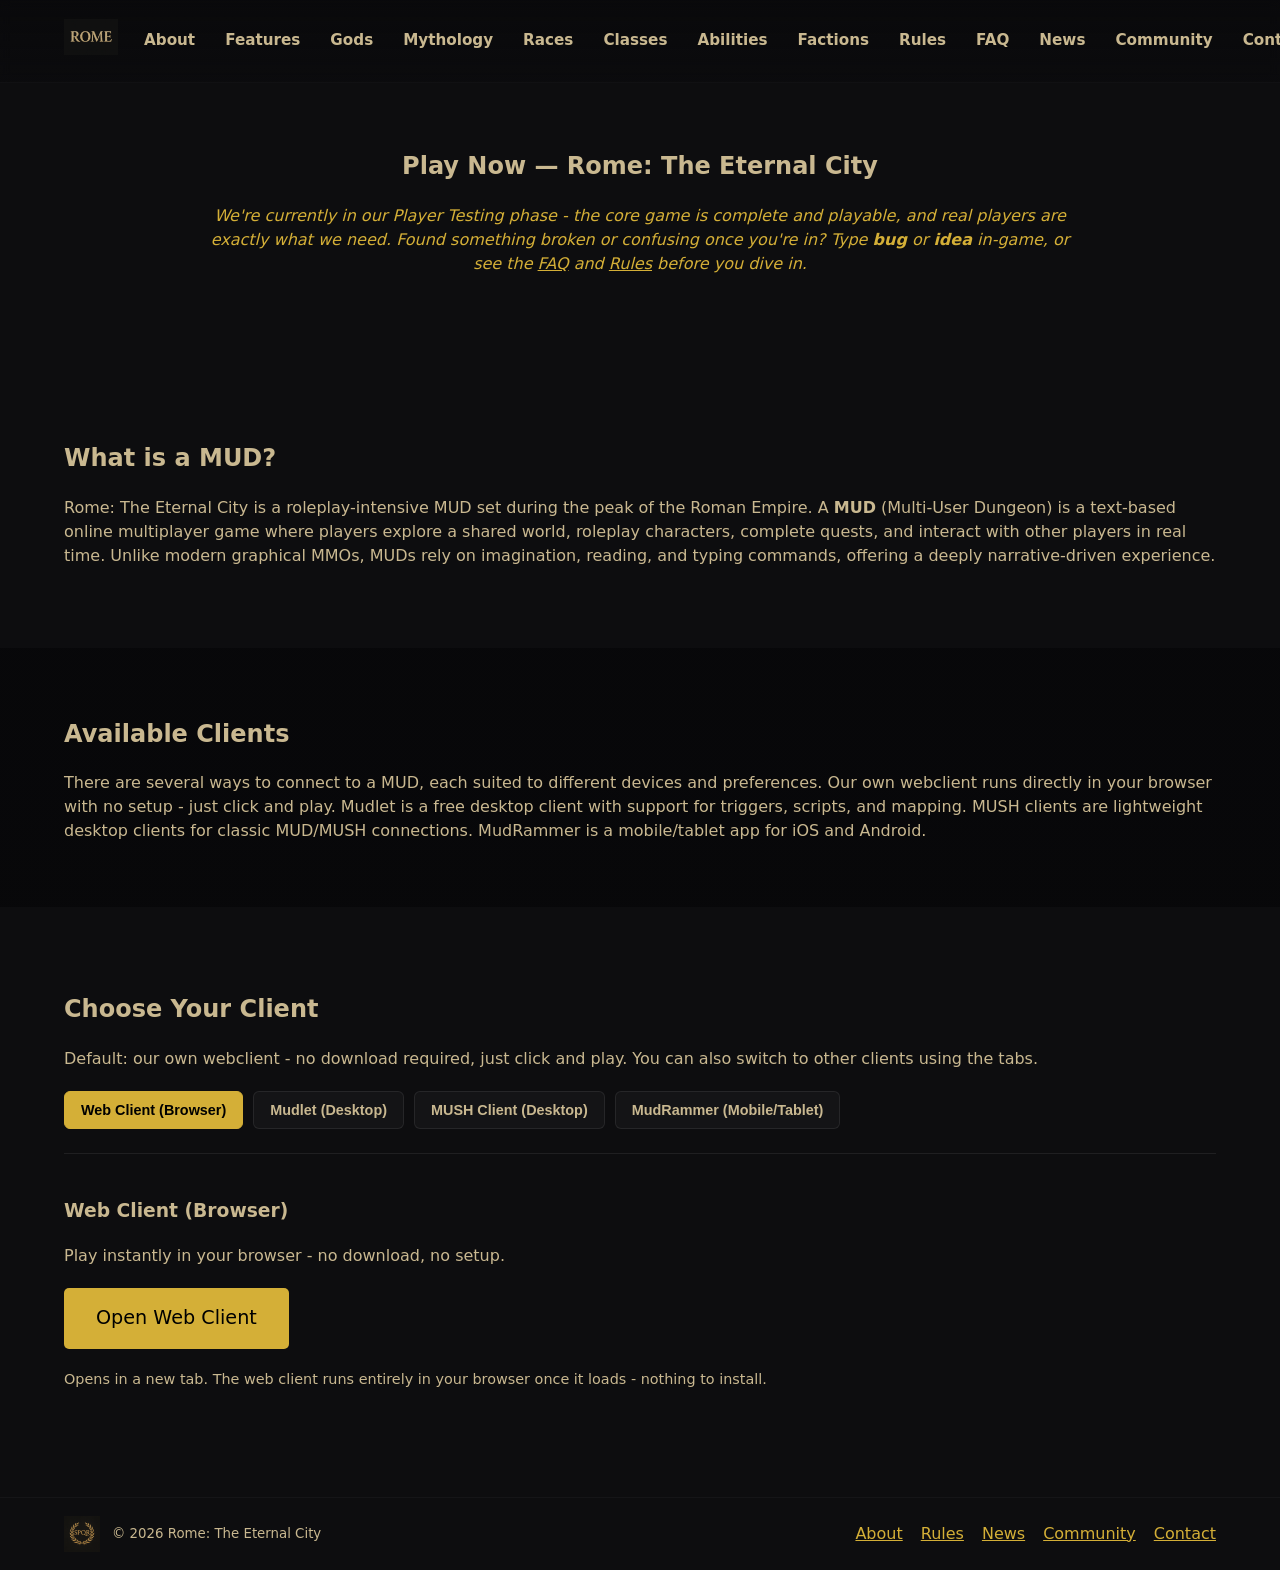
<file: website/play.html>
<!doctype html>
<html lang="en">
<head>
  <meta charset="utf-8" />
  <meta name="viewport" content="width=device-width,initial-scale=1" />
  <title>Play Rome: The Eternal City - Free Roman MUD in Your Browser</title>
  <meta name="description" content="Play Rome: The Eternal City, a free Roman roleplay MUD, instantly in your browser - or connect with Mudlet, a MUSH client, or a mobile client. Now in Player Testing.">
  <meta property="og:title" content="Play Now — Rome: The Eternal City, a Free Roman MUD">
  <meta property="og:description" content="Play instantly in your browser, or connect with Mudlet, a MUSH client, or a mobile client.">
  <meta property="og:image" content="https://rome.vineyard.haus/assets/hero-bg.jpg">
  <meta property="og:type" content="website">
  <meta name="twitter:card" content="summary_large_image">
  <link rel="canonical" href="https://rome.vineyard.haus/play.html">
  <link rel="stylesheet" href="styles.css">
  <link rel="icon" href="favicon.ico" sizes="any">
  <link rel="icon" type="image/png" href="assets/favicon-32.png" sizes="32x32">
  <link rel="apple-touch-icon" href="assets/favicon-180.png">
  <style>
    /* Pure-CSS fade-in - no JS dependency, so a blocked/slow/failed
       script never leaves the page blank. */
    @keyframes page-fade-in { from { opacity: 0; } to { opacity: 1; } }
    main { animation: page-fade-in 0.6s ease both; }
    @media (prefers-reduced-motion: reduce) {
      main { animation: none; }
    }

    .client-options {
      display: flex;
      flex-wrap: wrap;
      gap: 10px;
      margin-top: 20px;
    }
    .client-btn {
      background: var(--card);
      color: var(--muted);
      border: 1px solid rgba(255,255,255,0.08);
      border-radius: 6px;
      padding: 10px 16px;
      font-size: 0.9rem;
      font-weight: 600;
      cursor: pointer;
      transition: 0.2s ease-in-out;
    }
    .client-btn:hover {
      border-color: var(--accent);
      color: var(--accent);
    }
    .client-btn.active {
      background: var(--accent);
      color: #000;
      border-color: var(--accent);
    }
    .client-section {
      margin-top: 24px;
      padding-top: 24px;
      border-top: 1px solid rgba(255,255,255,0.08);
    }
  </style>
</head>
<body>
  <!-- header -->
  <header id="site-header" class="site-header">
    <div class="nav-inner">
      <a class="brand" href="index.html"><img src="assets/rome-wordmark.png" alt="Rome logo" id="logo"></a>
      <nav class="main-nav">
        <a href="about.html">About</a>
        <a href="features.html">Features</a>
        <a href="gods.html">Gods</a>
        <a href="mythology.html">Mythology</a>
        <a href="races.html">Races</a>
        <a href="classes.html">Classes</a>
        <a href="abilities.html">Abilities</a>
        <a href="factions.html">Factions</a>
        <a href="rules.html">Rules</a>
        <a href="faq.html">FAQ</a>
        <a href="news.html">News</a>
        <a href="community.html">Community</a>
        <a href="contact.html">Contact</a>
        <a href="play.html" class="nav-cta">Play Now</a>
      </nav>
      <button id="mobile-toggle" class="mobile-toggle" aria-label="Open menu">☰</button>
    </div>
  </header>

  <main style="margin-top:64px">
    <section class="section centered">
      <div class="container">
        <h1>Play Now — Rome: The Eternal City</h1>
        <p style="margin-top:8px; color:var(--accent); font-style:italic;">We're currently in our Player Testing phase - the core game is complete and playable, and real players are exactly what we need. Found something broken or confusing once you're in? Type <strong>bug</strong> or <strong>idea</strong> in-game, or see the <a href="faq.html">FAQ</a> and <a href="rules.html">Rules</a> before you dive in.</p>
      </div>
    </section>

    <section class="section">
      <div class="container">
        <h2>What is a MUD?</h2>
        <p class="lede">
          Rome: The Eternal City is a roleplay-intensive MUD set during the peak of the Roman Empire. A <strong>MUD</strong> (Multi-User Dungeon) is a text-based online multiplayer game where players explore a shared world, roleplay characters, complete quests, and interact with other players in real time. Unlike modern graphical MMOs, MUDs rely on imagination, reading, and typing commands, offering a deeply narrative-driven experience.
        </p>
      </div>
    </section>

    <section class="section dark">
      <div class="container">
        <h2>Available Clients</h2>
        <p class="lede">
          There are several ways to connect to a MUD, each suited to different devices and preferences.
          Our own webclient runs directly in your browser with no setup - just click and play. Mudlet is a free desktop client with support for triggers, scripts, and mapping. MUSH clients are lightweight desktop clients for classic MUD/MUSH connections. MudRammer is a mobile/tablet app for iOS and Android.
        </p>
      </div>
    </section>

    <section class="section">
      <div class="container">
        <h2>Choose Your Client</h2>
        <p class="lede">
          Default: our own webclient - no download required, just click and play. You can also switch to other clients using the tabs.
        </p>

        <!-- Tabs for options -->
        <div class="client-options">
          <button class="client-btn active" onclick="showClient('webclient')">Web Client (Browser)</button>
          <button class="client-btn" onclick="showClient('mudlet')">Mudlet (Desktop)</button>
          <button class="client-btn" onclick="showClient('mush')">MUSH Client (Desktop)</button>
          <button class="client-btn" onclick="showClient('mudrammer')">MudRammer (Mobile/Tablet)</button>
        </div>

        <!-- Client sections -->
        <div id="webclient" class="client-section">
          <h3>Web Client (Browser)</h3>
          <p>Play instantly in your browser - no download, no setup.</p>
          <p style="margin: 20px 0;">
            <a class="btn primary" href="http://rome.vineyard.haus:4011/webclient/" target="_blank" rel="noopener">
              Open Web Client
            </a>
          </p>
          <p style="font-size:0.9rem; color:var(--muted);">
            Opens in a new tab. The web client runs entirely in your browser once it loads - nothing to install.
          </p>
        </div>

        <div id="mudlet" class="client-section" style="display:none">
          <h3>Mudlet (Desktop)</h3>
          <p>Download Mudlet from <a href="https://www.mudlet.org/" target="_blank" rel="noopener">https://www.mudlet.org/</a>.</p>
          <p>Create a new profile and enter:</p>
          <p>Host: <strong>rome.vineyard.haus</strong></p>
          <p>Port: <strong>7530</strong></p>
          <p>Connect and enjoy the game.</p>
        </div>

        <div id="mush" class="client-section" style="display:none">
          <h3>MUSH Client (Desktop)</h3>
          <p>Download a MUSH client (e.g., <a href="https://www.gammon.com.au/mushclient" target="_blank" rel="noopener">MUSHclient</a>).</p>
          <p>Create a new connection with:</p>
          <p>Host: <strong>rome.vineyard.haus</strong></p>
          <p>Port: <strong>7530</strong></p>
          <p>Connect and start playing.</p>
        </div>

        <div id="mudrammer" class="client-section" style="display:none">
          <h3>MudRammer (Mobile / Tablet)</h3>
          <p>Download MudRammer from the <a href="https://mudrammer.com/" target="_blank" rel="noopener">App Store or Google Play</a>.</p>
          <p>Create a new connection:</p>
          <p>Host: <strong>rome.vineyard.haus</strong></p>
          <p>Port: <strong>7530</strong></p>
          <p>Save and connect on your mobile device.</p>
        </div>
      </div>
    </section>
  </main>

  <footer class="site-footer">
    <div class="container">
      <div class="footer-left">
        <img src="assets/rome-mark.png" alt="rome mark" class="footer-mark">
        <small>© 2026 Rome: The Eternal City</small>
      </div>
      <div class="footer-right">
        <nav class="foot-nav">
          <a href="about.html">About</a>
          <a href="rules.html">Rules</a>
          <a href="news.html">News</a>
          <a href="community.html">Community</a>
          <a href="contact.html">Contact</a>
        </nav>
      </div>
    </div>
  </footer>

<script>
  function showClient(clientId) {
    const sections = document.querySelectorAll('.client-section');
    sections.forEach(sec => sec.style.display = 'none');
    document.getElementById(clientId).style.display = 'block';

    const buttons = document.querySelectorAll('.client-btn');
    buttons.forEach(btn => btn.classList.remove('active'));
    document.querySelector(`.client-btn[onclick="showClient('${clientId}')"]`).classList.add('active');
  }
</script>
<script src="script.js"></script>
</body>
</html>
</file>
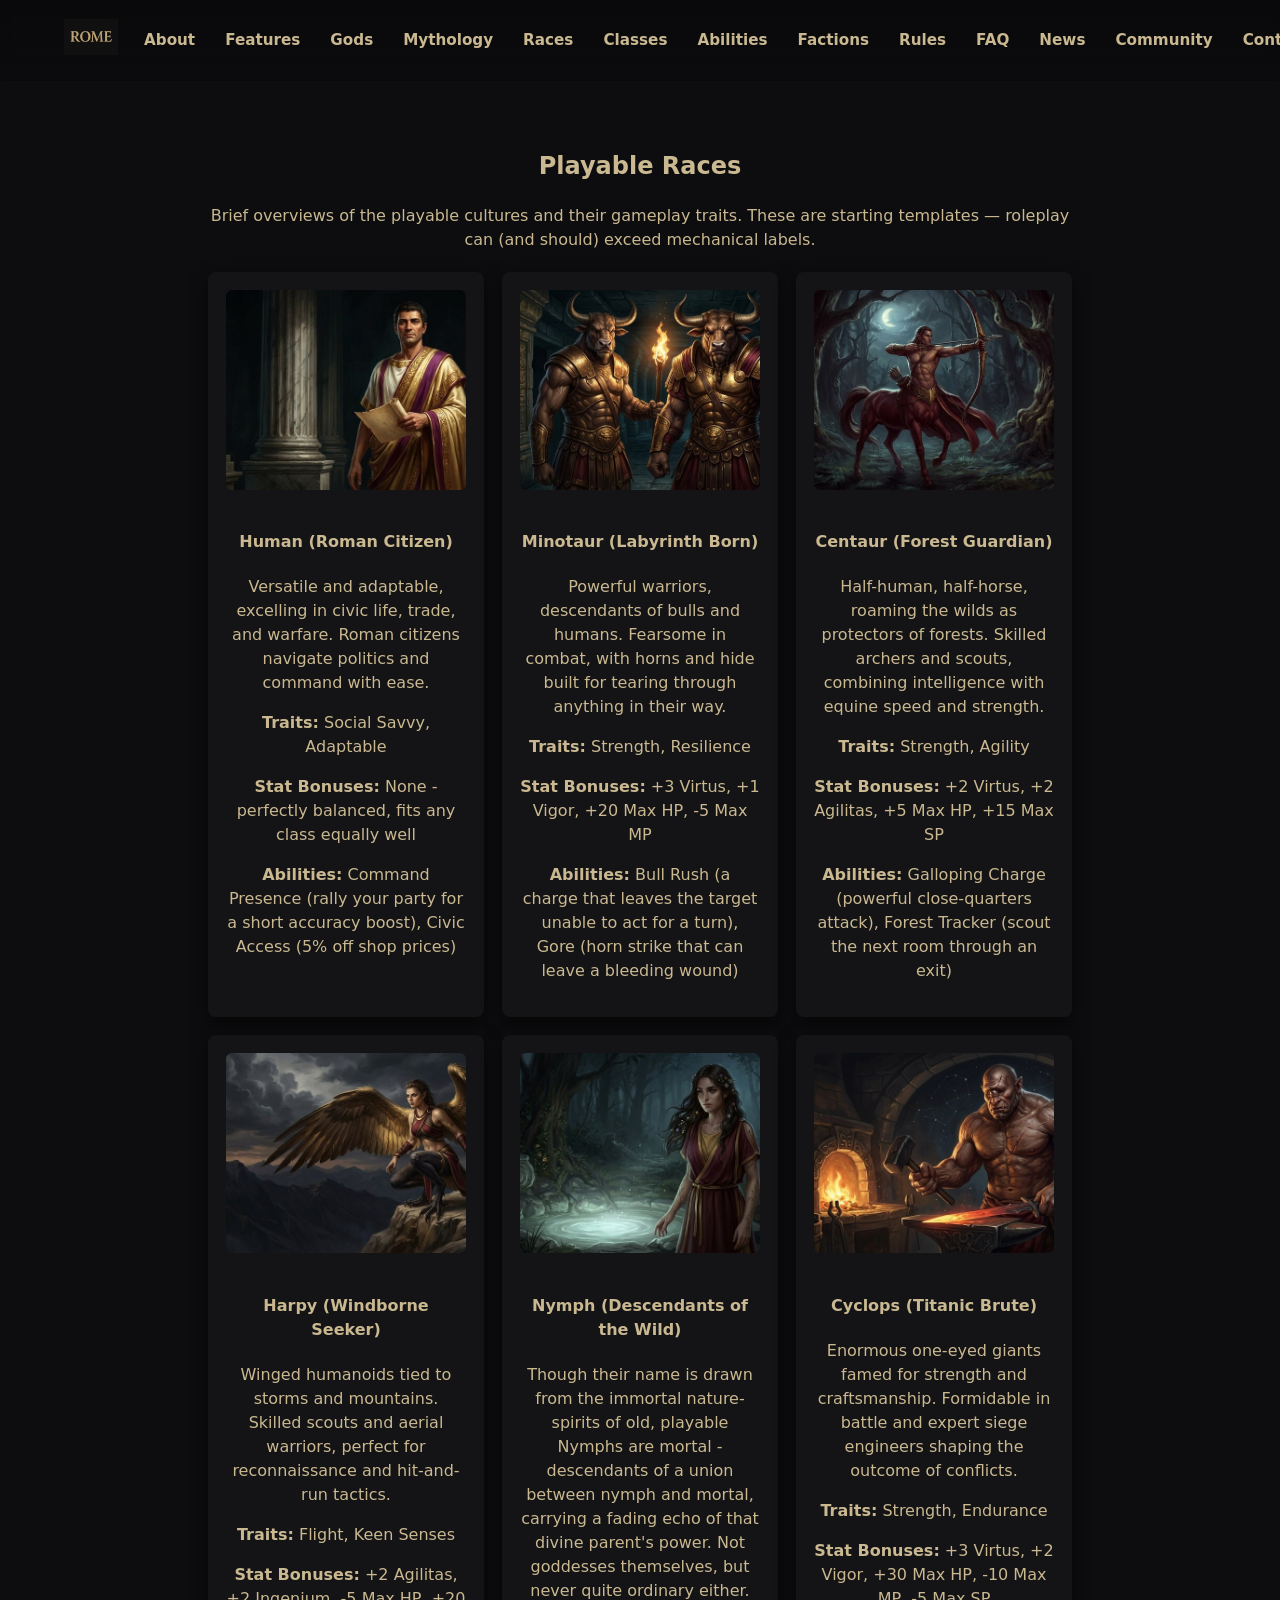
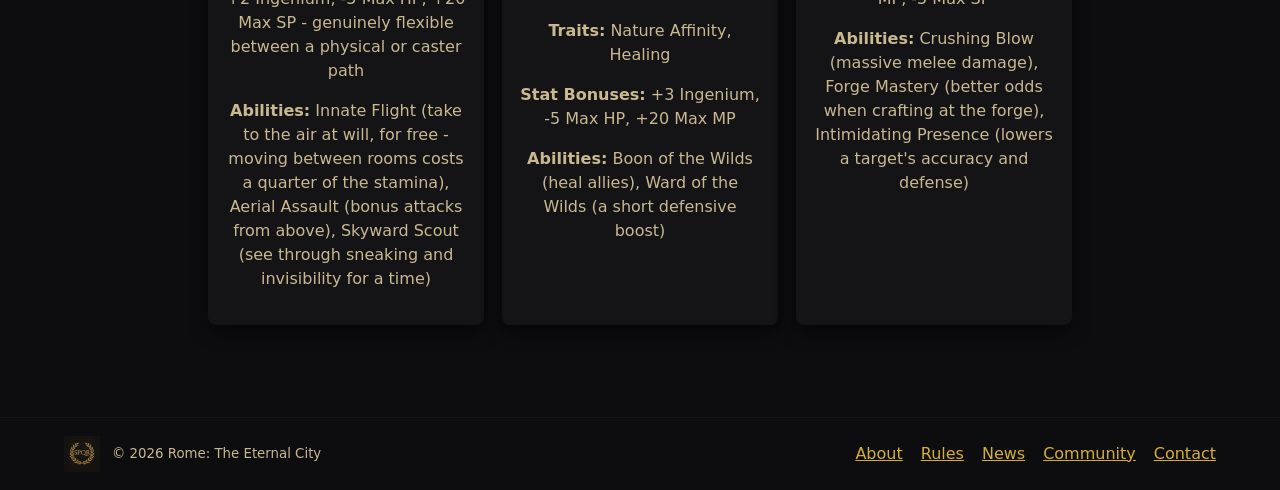
<file: website/races.html>
<!doctype html>
<html lang="en">
<head>
  <meta charset="utf-8" />
  <meta name="viewport" content="width=device-width,initial-scale=1" />
  <title>Races — Rome</title>
  <meta name="description" content="Six races to choose from in Rome: The Eternal City, from ordinary Humans to Minotaurs, Centaurs, Cyclopes, Harpies, and Nymphs - each with real stat bonuses that shape how your character plays.">
  <meta property="og:title" content="Races — Rome: The Eternal City">
  <meta property="og:description" content="Six races to choose from, each with real stat bonuses that shape how your character plays.">
  <meta property="og:image" content="https://rome.vineyard.haus/assets/hero-bg.jpg">
  <meta property="og:type" content="website">
  <meta name="twitter:card" content="summary_large_image">
  <link rel="canonical" href="https://rome.vineyard.haus/races.html">
  <link rel="stylesheet" href="styles.css">
  <link rel="icon" href="favicon.ico" sizes="any">
  <link rel="icon" type="image/png" href="assets/favicon-32.png" sizes="32x32">
  <link rel="apple-touch-icon" href="assets/favicon-180.png">
</head>
<body>
  <!-- header -->
  <header id="site-header" class="site-header">
    <div class="nav-inner">
      <a class="brand" href="index.html"><img src="assets/rome-wordmark.png" alt="Rome logo" id="logo"></a>
      <nav class="main-nav">
        <a href="about.html">About</a>
        <a href="features.html">Features</a>
        <a href="gods.html">Gods</a>
        <a href="mythology.html">Mythology</a>
        <a href="races.html">Races</a>
        <a href="classes.html">Classes</a>
        <a href="abilities.html">Abilities</a>
        <a href="factions.html">Factions</a>
        <a href="rules.html">Rules</a>
        <a href="faq.html">FAQ</a>
        <a href="news.html">News</a>
        <a href="community.html">Community</a>
        <a href="contact.html">Contact</a>
        <a href="play.html" class="nav-cta">Play Now</a>
      </nav>
      <button id="mobile-toggle" class="mobile-toggle" aria-label="Open menu">☰</button>
    </div>
  </header>

  <main style="margin-top:64px">
    <section class="section centered">
      <div class="container">
        <h1>Playable Races</h1>
        <p class="lede">Brief overviews of the playable cultures and their gameplay traits. These are starting templates — roleplay can (and should) exceed mechanical labels.</p>

        <div class="grid-3" style="margin-top:20px">

  <div class="card">
    <img src="assets/race-human.jpg" alt="A Roman citizen in toga and senatorial stripe" style="width:100%;height:200px;object-fit:cover;object-position:center 20%;border-radius:6px;margin-bottom:12px;">
    <h4>Human (Roman Citizen)</h4>
    <p>Versatile and adaptable, excelling in civic life, trade, and warfare. Roman citizens navigate politics and command with ease.</p>
    <p><strong>Traits:</strong> Social Savvy, Adaptable</p>
    <p><strong>Stat Bonuses:</strong> None - perfectly balanced, fits any class equally well</p>
    <p><strong>Abilities:</strong> Command Presence (rally your party for a short accuracy boost), Civic Access (5% off shop prices)</p>
  </div>

  <div class="card">
    <img src="assets/race-minotaur.jpg" alt="Two armored minotaur warriors in a stone corridor" style="width:100%;height:200px;object-fit:cover;object-position:center 30%;border-radius:6px;margin-bottom:12px;">
    <h4>Minotaur (Labyrinth Born)</h4>
    <p>Powerful warriors, descendants of bulls and humans. Fearsome in combat, with horns and hide built for tearing through anything in their way.</p>
    <p><strong>Traits:</strong> Strength, Resilience</p>
    <p><strong>Stat Bonuses:</strong> +3 Virtus, +1 Vigor, +20 Max HP, -5 Max MP</p>
    <p><strong>Abilities:</strong> Bull Rush (a charge that leaves the target unable to act for a turn), Gore (horn strike that can leave a bleeding wound)</p>
  </div>

  <div class="card">
    <img src="assets/race-centaur.jpg" alt="A centaur archer drawing a bow in a moonlit forest" style="width:100%;height:200px;object-fit:cover;object-position:center 30%;border-radius:6px;margin-bottom:12px;">
    <h4>Centaur (Forest Guardian)</h4>
    <p>Half-human, half-horse, roaming the wilds as protectors of forests. Skilled archers and scouts, combining intelligence with equine speed and strength.</p>
    <p><strong>Traits:</strong> Strength, Agility</p>
    <p><strong>Stat Bonuses:</strong> +2 Virtus, +2 Agilitas, +5 Max HP, +15 Max SP</p>
    <p><strong>Abilities:</strong> Galloping Charge (powerful close-quarters attack), Forest Tracker (scout the next room through an exit)</p>
  </div>

  <div class="card">
    <img src="assets/race-harpy.jpg" alt="A harpy with a human face and taloned legs perched on a mountain cliff" style="width:100%;height:200px;object-fit:cover;object-position:center 30%;border-radius:6px;margin-bottom:12px;">
    <h4>Harpy (Windborne Seeker)</h4>
    <p>Winged humanoids tied to storms and mountains. Skilled scouts and aerial warriors, perfect for reconnaissance and hit-and-run tactics.</p>
    <p><strong>Traits:</strong> Flight, Keen Senses</p>
    <p><strong>Stat Bonuses:</strong> +2 Agilitas, +2 Ingenium, -5 Max HP, +20 Max SP - genuinely flexible between a physical or caster path</p>
    <p><strong>Abilities:</strong> Innate Flight (take to the air at will, for free - moving between rooms costs a quarter of the stamina), Aerial Assault (bonus attacks from above), Skyward Scout (see through sneaking and invisibility for a time)</p>
  </div>

  <div class="card">
    <img src="assets/race-nymph.jpg" alt="A nymph-blooded woman with vine markings beside a glowing forest spring" style="width:100%;height:200px;object-fit:cover;object-position:center 25%;border-radius:6px;margin-bottom:12px;">
    <h4>Nymph (Descendants of the Wild)</h4>
    <p>Though their name is drawn from the immortal nature-spirits of old, playable Nymphs are mortal - descendants of a union between nymph and mortal, carrying a fading echo of that divine parent's power. Not goddesses themselves, but never quite ordinary either.</p>
    <p><strong>Traits:</strong> Nature Affinity, Healing</p>
    <p><strong>Stat Bonuses:</strong> +3 Ingenium, -5 Max HP, +20 Max MP</p>
    <p><strong>Abilities:</strong> Boon of the Wilds (heal allies), Ward of the Wilds (a short defensive boost)</p>
  </div>

  <div class="card">
    <img src="assets/race-cyclops.jpg" alt="A one-eyed cyclops blacksmith working at a forge" style="width:100%;height:200px;object-fit:cover;object-position:center 25%;border-radius:6px;margin-bottom:12px;">
    <h4>Cyclops (Titanic Brute)</h4>
    <p>Enormous one-eyed giants famed for strength and craftsmanship. Formidable in battle and expert siege engineers shaping the outcome of conflicts.</p>
    <p><strong>Traits:</strong> Strength, Endurance</p>
    <p><strong>Stat Bonuses:</strong> +3 Virtus, +2 Vigor, +30 Max HP, -10 Max MP, -5 Max SP</p>
    <p><strong>Abilities:</strong> Crushing Blow (massive melee damage), Forge Mastery (better odds when crafting at the forge), Intimidating Presence (lowers a target's accuracy and defense)</p>
  </div>

</div>


      </div>
    </section>
  </main>

  <footer class="site-footer">
    <div class="container">
      <div class="footer-left">
        <img src="assets/rome-mark.png" alt="rome mark" class="footer-mark">
        <small>© 2026 Rome: The Eternal City</small>
      </div>
      <div class="footer-right">
        <nav class="foot-nav">
          <a href="about.html">About</a><a href="rules.html">Rules</a><a href="news.html">News</a><a href="community.html">Community</a><a href="contact.html">Contact</a>
        </nav>
      </div>
    </div>
  </footer>
<script src="script.js"></script>
</body>
</html>
</file>
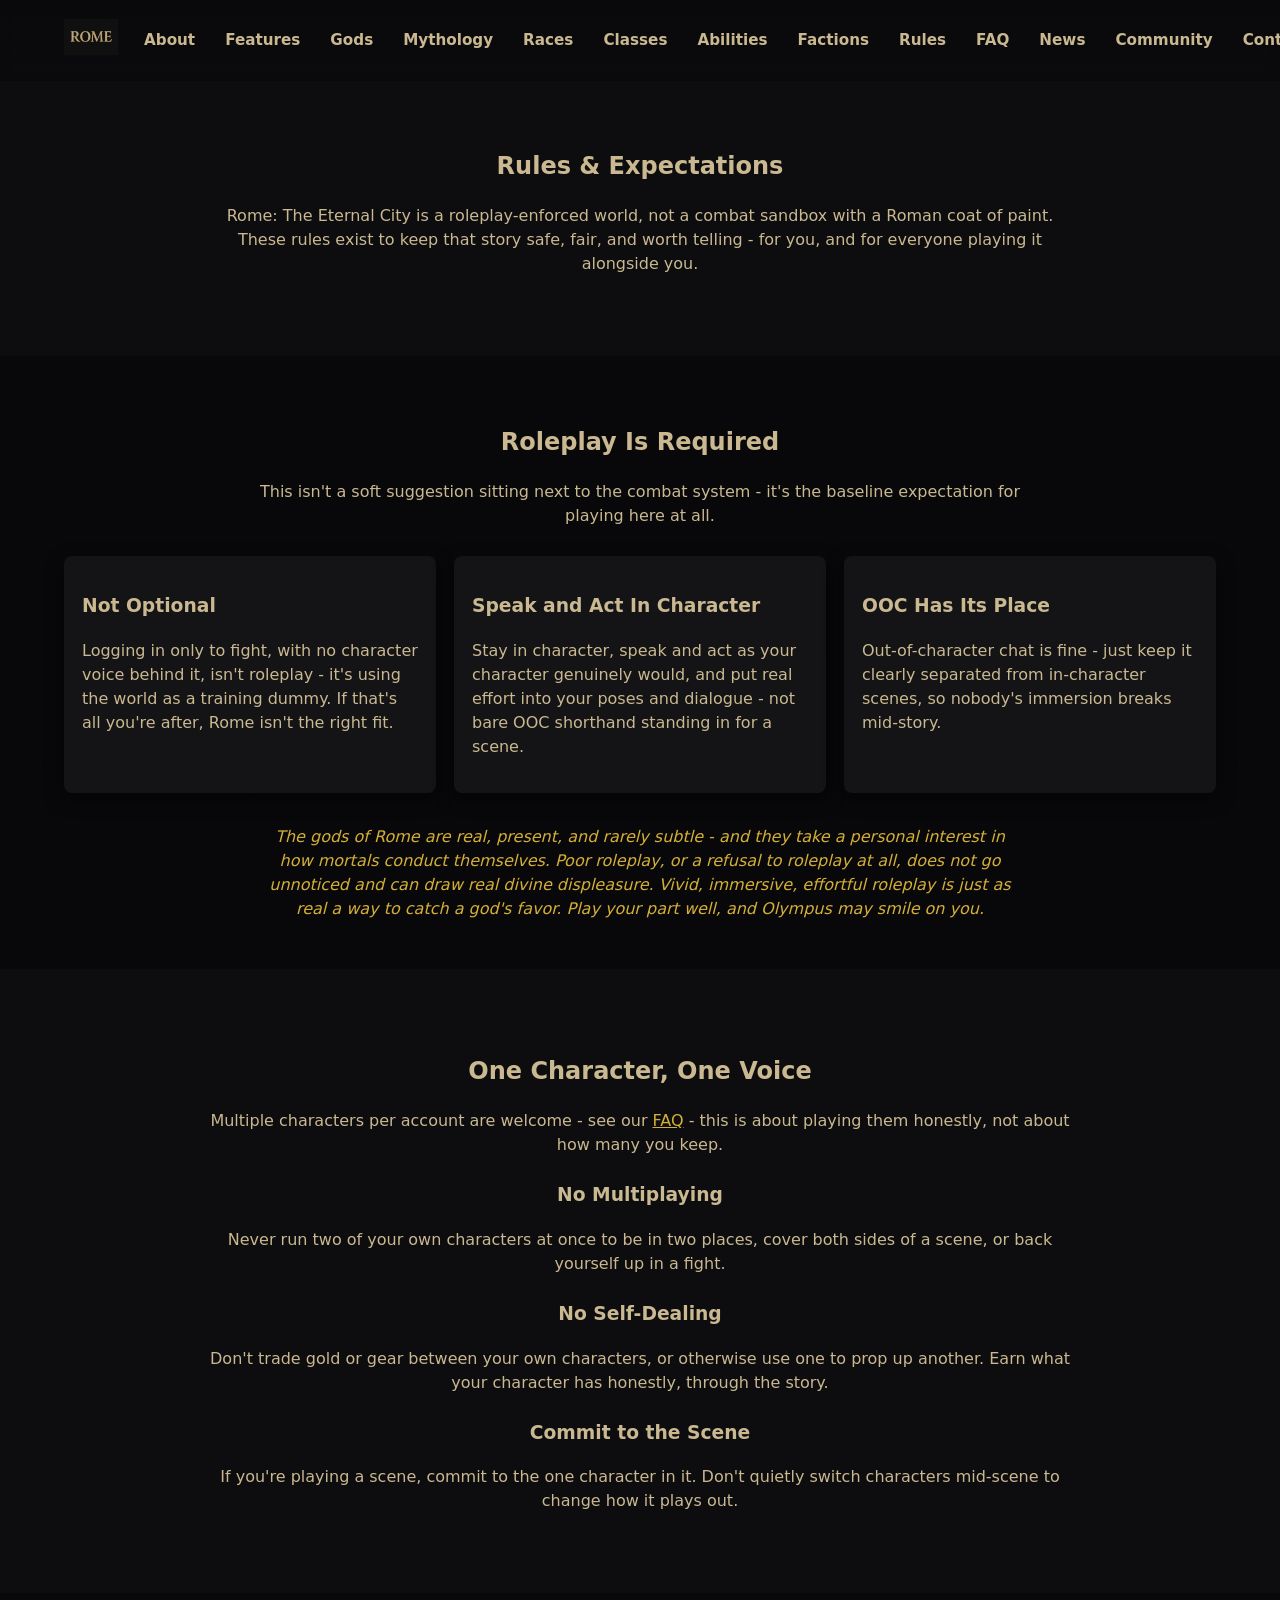
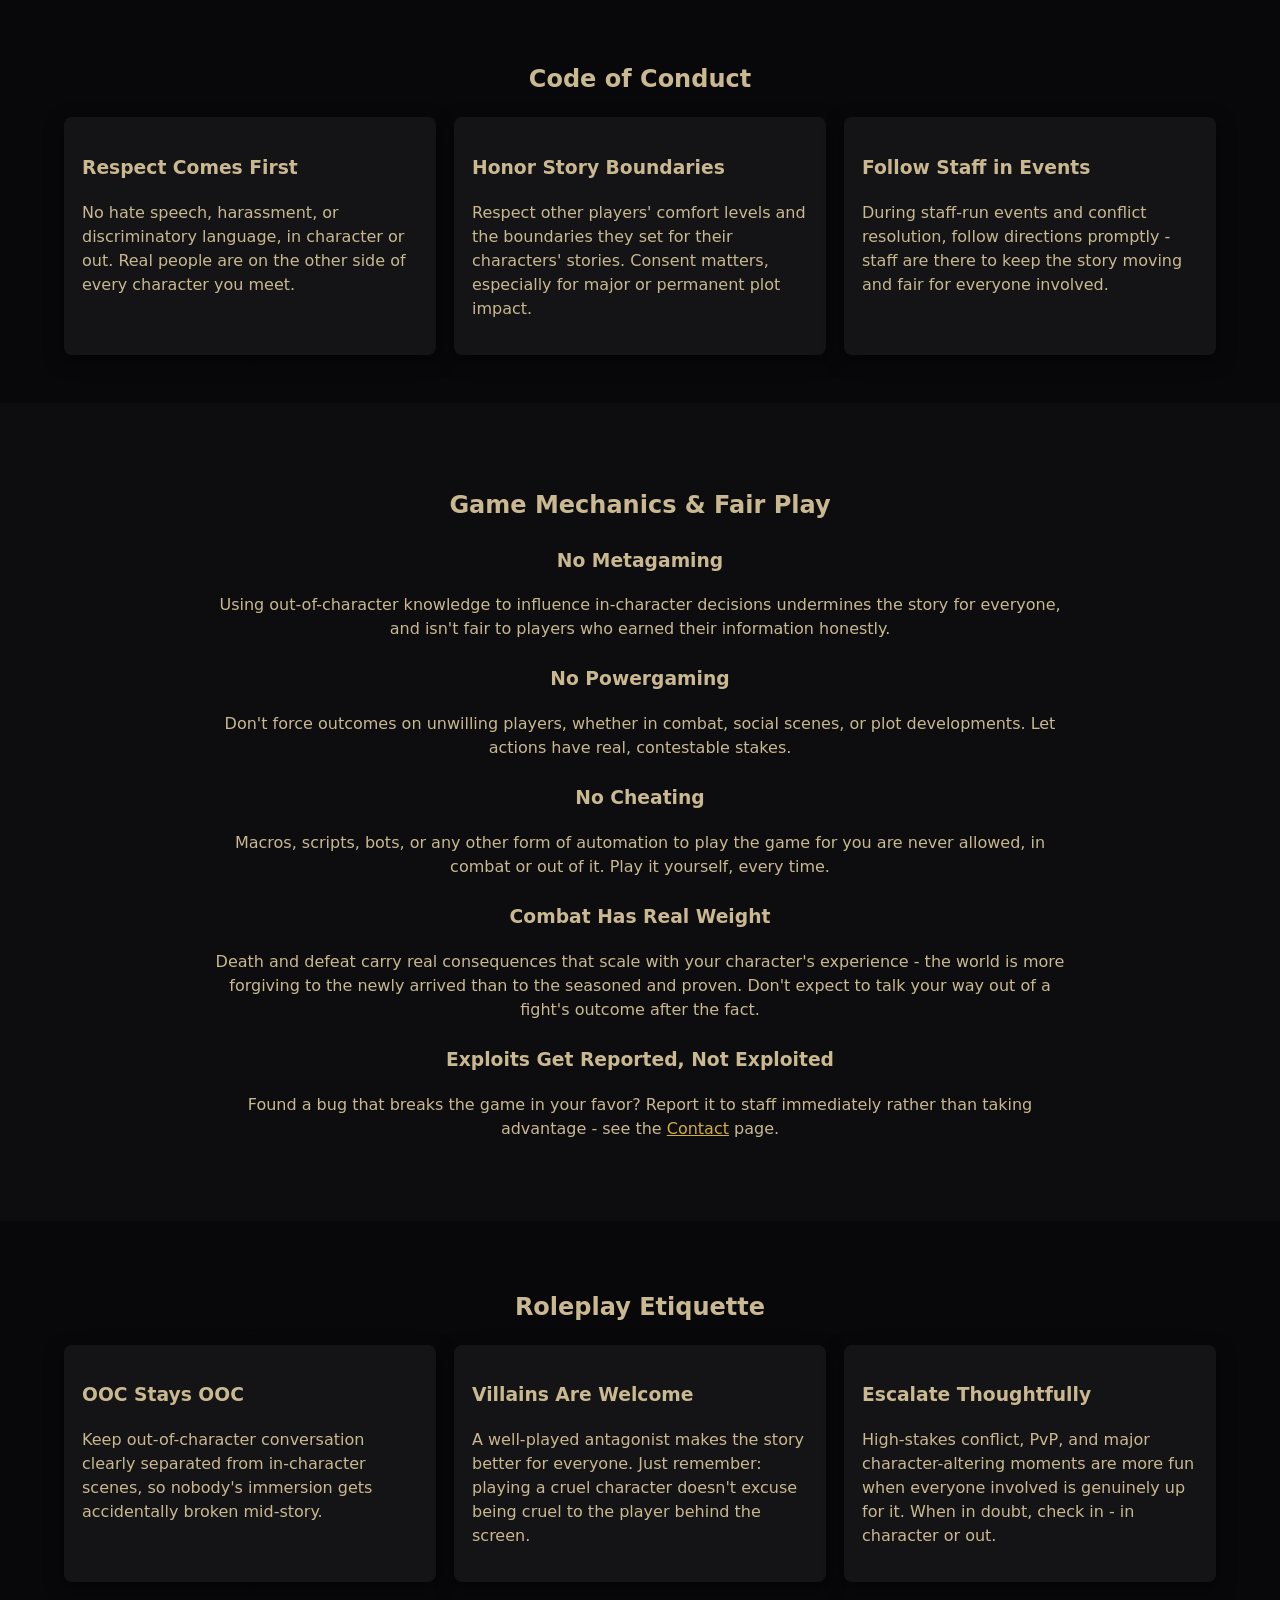
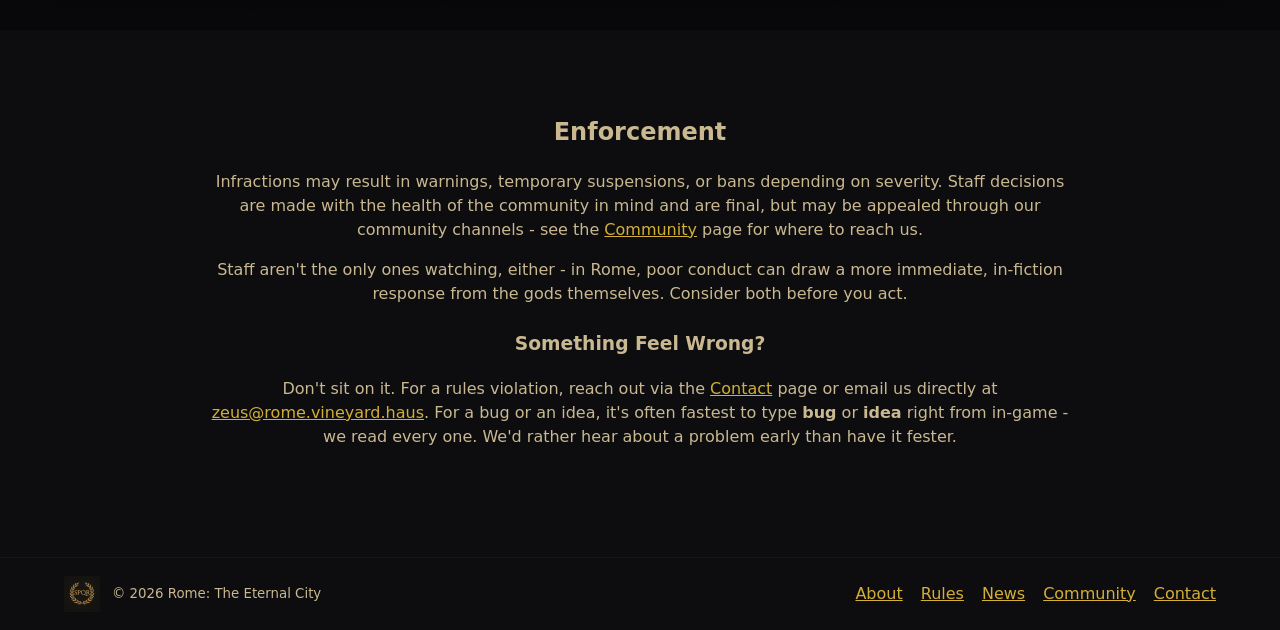
<file: website/rules.html>
<!doctype html>
<html lang="en">
<head>
  <meta charset="utf-8" />
  <meta name="viewport" content="width=device-width,initial-scale=1" />
  <title>Rules — Rome</title>
  <meta name="description" content="Rules and expectations for Rome: The Eternal City - roleplay is required, no multiplaying or cheating, and both staff and the gods themselves enforce it.">
  <meta property="og:title" content="Rules — Rome: The Eternal City">
  <meta property="og:description" content="Roleplay is required, no multiplaying or cheating - and both staff and the gods enforce it.">
  <meta property="og:image" content="https://rome.vineyard.haus/assets/hero-bg.jpg">
  <meta property="og:type" content="website">
  <meta name="twitter:card" content="summary_large_image">
  <link rel="canonical" href="https://rome.vineyard.haus/rules.html">
  <link rel="stylesheet" href="styles.css">
  <link rel="icon" href="favicon.ico" sizes="any">
  <link rel="icon" type="image/png" href="assets/favicon-32.png" sizes="32x32">
  <link rel="apple-touch-icon" href="assets/favicon-180.png">
</head>
<body>
  <!-- header -->
  <header id="site-header" class="site-header">
    <div class="nav-inner">
      <a class="brand" href="index.html"><img src="assets/rome-wordmark.png" alt="Rome logo" id="logo"></a>
      <nav class="main-nav">
        <a href="about.html">About</a>
        <a href="features.html">Features</a>
        <a href="gods.html">Gods</a>
        <a href="mythology.html">Mythology</a>
        <a href="races.html">Races</a>
        <a href="classes.html">Classes</a>
        <a href="abilities.html">Abilities</a>
        <a href="factions.html">Factions</a>
        <a href="rules.html">Rules</a>
        <a href="faq.html">FAQ</a>
        <a href="news.html">News</a>
        <a href="community.html">Community</a>
        <a href="contact.html">Contact</a>
        <a href="play.html" class="nav-cta">Play Now</a>
      </nav>
      <button id="mobile-toggle" class="mobile-toggle" aria-label="Open menu">☰</button>
    </div>
  </header>

  <main style="margin-top:64px">
    <section class="section centered">
      <div class="container">
        <h1>Rules &amp; Expectations</h1>
        <p class="lede">Rome: The Eternal City is a roleplay-enforced world, not a combat sandbox with a Roman coat of paint. These rules exist to keep that story safe, fair, and worth telling - for you, and for everyone playing it alongside you.</p>
      </div>
    </section>

    <section class="section dark">
      <div class="container">
        <h2 style="text-align:center">Roleplay Is Required</h2>
        <p class="lede" style="text-align:center; max-width:760px; margin:12px auto 0;">
          This isn't a soft suggestion sitting next to the combat system - it's the baseline expectation for playing here at all.
        </p>
        <div class="grid-3" style="margin-top:28px">
          <div class="card">
            <h3>Not Optional</h3>
            <p>Logging in only to fight, with no character voice behind it, isn't roleplay - it's using the world as a training dummy. If that's all you're after, Rome isn't the right fit.</p>
          </div>
          <div class="card">
            <h3>Speak and Act In Character</h3>
            <p>Stay in character, speak and act as your character genuinely would, and put real effort into your poses and dialogue - not bare OOC shorthand standing in for a scene.</p>
          </div>
          <div class="card">
            <h3>OOC Has Its Place</h3>
            <p>Out-of-character chat is fine - just keep it clearly separated from in-character scenes, so nobody's immersion breaks mid-story.</p>
          </div>
        </div>
        <p style="text-align:center; max-width:760px; margin:32px auto 0; font-style:italic; color:var(--accent);">
          The gods of Rome are real, present, and rarely subtle - and they take a personal interest in how mortals conduct themselves. Poor roleplay, or a refusal to roleplay at all, does not go unnoticed and can draw real divine displeasure. Vivid, immersive, effortful roleplay is just as real a way to catch a god's favor. Play your part well, and Olympus may smile on you.
        </p>
      </div>
    </section>

    <section class="section centered">
      <div class="container">
        <h2>One Character, One Voice</h2>
        <p>Multiple characters per account are welcome - see our <a href="faq.html">FAQ</a> - this is about playing them honestly, not about how many you keep.</p>

        <h3 style="margin-top:24px">No Multiplaying</h3>
        <p>Never run two of your own characters at once to be in two places, cover both sides of a scene, or back yourself up in a fight.</p>

        <h3 style="margin-top:24px">No Self-Dealing</h3>
        <p>Don't trade gold or gear between your own characters, or otherwise use one to prop up another. Earn what your character has honestly, through the story.</p>

        <h3 style="margin-top:24px">Commit to the Scene</h3>
        <p>If you're playing a scene, commit to the one character in it. Don't quietly switch characters mid-scene to change how it plays out.</p>
      </div>
    </section>

    <section class="section dark">
      <div class="container">
        <h2 style="text-align:center">Code of Conduct</h2>
        <div class="grid-3" style="margin-top:20px">
          <div class="card">
            <h3>Respect Comes First</h3>
            <p>No hate speech, harassment, or discriminatory language, in character or out. Real people are on the other side of every character you meet.</p>
          </div>
          <div class="card">
            <h3>Honor Story Boundaries</h3>
            <p>Respect other players' comfort levels and the boundaries they set for their characters' stories. Consent matters, especially for major or permanent plot impact.</p>
          </div>
          <div class="card">
            <h3>Follow Staff in Events</h3>
            <p>During staff-run events and conflict resolution, follow directions promptly - staff are there to keep the story moving and fair for everyone involved.</p>
          </div>
        </div>
      </div>
    </section>

    <section class="section centered">
      <div class="container">
        <h2>Game Mechanics &amp; Fair Play</h2>

        <h3 style="margin-top:24px">No Metagaming</h3>
        <p>Using out-of-character knowledge to influence in-character decisions undermines the story for everyone, and isn't fair to players who earned their information honestly.</p>

        <h3 style="margin-top:24px">No Powergaming</h3>
        <p>Don't force outcomes on unwilling players, whether in combat, social scenes, or plot developments. Let actions have real, contestable stakes.</p>

        <h3 style="margin-top:24px">No Cheating</h3>
        <p>Macros, scripts, bots, or any other form of automation to play the game for you are never allowed, in combat or out of it. Play it yourself, every time.</p>

        <h3 style="margin-top:24px">Combat Has Real Weight</h3>
        <p>Death and defeat carry real consequences that scale with your character's experience - the world is more forgiving to the newly arrived than to the seasoned and proven. Don't expect to talk your way out of a fight's outcome after the fact.</p>

        <h3 style="margin-top:24px">Exploits Get Reported, Not Exploited</h3>
        <p>Found a bug that breaks the game in your favor? Report it to staff immediately rather than taking advantage - see the <a href="contact.html">Contact</a> page.</p>
      </div>
    </section>

    <section class="section dark">
      <div class="container">
        <h2 style="text-align:center">Roleplay Etiquette</h2>
        <div class="grid-3" style="margin-top:20px">
          <div class="card">
            <h3>OOC Stays OOC</h3>
            <p>Keep out-of-character conversation clearly separated from in-character scenes, so nobody's immersion gets accidentally broken mid-story.</p>
          </div>
          <div class="card">
            <h3>Villains Are Welcome</h3>
            <p>A well-played antagonist makes the story better for everyone. Just remember: playing a cruel character doesn't excuse being cruel to the player behind the screen.</p>
          </div>
          <div class="card">
            <h3>Escalate Thoughtfully</h3>
            <p>High-stakes conflict, PvP, and major character-altering moments are more fun when everyone involved is genuinely up for it. When in doubt, check in - in character or out.</p>
          </div>
        </div>
      </div>
    </section>

    <section class="section centered">
      <div class="container">
        <h2>Enforcement</h2>
        <p>Infractions may result in warnings, temporary suspensions, or bans depending on severity. Staff decisions are made with the health of the community in mind and are final, but may be appealed through our community channels - see the <a href="community.html">Community</a> page for where to reach us.</p>
        <p style="margin-top:16px">Staff aren't the only ones watching, either - in Rome, poor conduct can draw a more immediate, in-fiction response from the gods themselves. Consider both before you act.</p>

        <h3 style="margin-top:24px">Something Feel Wrong?</h3>
        <p>Don't sit on it. For a rules violation, reach out via the <a href="contact.html">Contact</a> page or email us directly at <a href="mailto:zeus@rome.vineyard.haus">zeus@rome.vineyard.haus</a>. For a bug or an idea, it's often fastest to type <strong>bug</strong> or <strong>idea</strong> right from in-game - we read every one. We'd rather hear about a problem early than have it fester.</p>
      </div>
    </section>
  </main>

  <footer class="site-footer">
    <div class="container">
      <div class="footer-left">
        <img src="assets/rome-mark.png" alt="rome mark" class="footer-mark">
        <small>© 2026 Rome: The Eternal City</small>
      </div>
      <div class="footer-right">
        <nav class="foot-nav">
          <a href="about.html">About</a><a href="rules.html">Rules</a><a href="news.html">News</a><a href="community.html">Community</a><a href="contact.html">Contact</a>
        </nav>
      </div>
    </div>
  </footer>
<script src="script.js"></script>
</body>
</html>
</file>
<file: website/styles.css>
@import url('https://fonts.googleapis.com/css2?family=Cinzel:wght@400;600;700&display=swap');

:root {
  --bg:#0d0d0f;
  --muted:#c9b890; /* softer gold for body text */
  --accent:#d4af37; /* Imperial gold (primary) */
  --accent-dark:#a98623; /* darker gold for hover/contrast */
  --card:#141416;
  --max-width:1200px;
  --container-padding:24px;
  --glass: rgba(255,255,255,0.03);
}


*{box-sizing:border-box}
html,body{height:100%}
body {
  margin: 0;
  font-family: system-ui, -apple-system, "Segoe UI", Roboto, "Helvetica Neue", Arial;
  background: var(--bg);
  color: var(--muted); /* now pulls from softer Roman gold */
  line-height: 1.5;
}


/* HEADER / NAV */
.site-header{
  position:fixed;
  top:0; left:0; right:0;
  background:linear-gradient(180deg, rgba(8,8,10,0.7), rgba(8,8,10,0.3));
  backdrop-filter: blur(6px);
  z-index:1000;
  border-bottom:1px solid rgba(255,255,255,0.03);
}
.nav-inner{
  max-width:var(--max-width);
  margin:0 auto;
  padding:12px var(--container-padding);
  display:flex;
  align-items:center;
  gap:18px;
}
.brand img{height:36px}
.main-nav{display:flex;gap:14px;align-items:center;margin-left:auto}
.main-nav a{
  color:var(--muted);
  text-decoration:none;
  padding:6px 8px;
  border-radius:4px;
  font-weight:600;
  font-size:0.95rem;
}
.main-nav a:hover{color:var(--accent); background:rgba(255,255,255,0.02)}

/* Persistent, visually distinct Play Now nav button - present on
   every page, since a visitor could otherwise land deep in the site
   (Gods, Mythology, FAQ, etc.) with no way back to Play short of the
   browser's own back button. */
.main-nav a.nav-cta{
  background:var(--accent);
  color:#000;
  padding:6px 16px;
  margin-left:6px;
}
.main-nav a.nav-cta:hover{
  background:var(--accent-dark);
  color:#000;
}

.mobile-toggle{display:none;background:none;border:0;color:var(--muted);font-size:1.25rem}

/* Hero Section */
.hero {
  position: relative;
  background-size: 100% auto;
  background-repeat: no-repeat;
  background-position: center;
  height: 80vh;
  display: flex;
  align-items: center;
  justify-content: center;
  text-align: center;
  color: #fff;
}

.hero-overlay {
  position: absolute;
  top: 0;
  left: 0;
  width: 100%;
  height: 100%;
  background: rgba(0,0,0,0.4);
  z-index: 1;
}

.hero-inner {
  position: absolute;
  top: 15%; /* adjust this number to move tagline up/down */
  left: 50%;
  transform: translateX(-50%);
  z-index: 2;
  max-width: 90%;
  padding: 0 1rem;
}

.hero-tagline {
  color: var(--accent);
  font-family: 'Cinzel', 'Trajan Pro', Georgia, serif;
  font-size: 3rem; /* smaller tagline */
  font-weight: 700;
  letter-spacing: 0.05em;
  text-shadow: 2px 2px 8px rgba(0,0,0,0.7);
  margin-bottom: 2rem;
}

.hero-subtitle {
  color: #e6d9b8;
  font-size: 1.3rem;
  margin-top: 8px;
  text-shadow: 1px 1px 6px rgba(0,0,0,0.7);
}

a {
  color: var(--accent);
}

a:hover {
  color: var(--accent-dark);
}

/* CTA Buttons */
.btn {
  display: inline-block;
  padding: 1rem 2rem;
  font-size: 1.2rem;
  text-decoration: none;
  border-radius: 5px;
  transition: 0.3s ease-in-out;
}

.btn.primary {
  background: var(--accent);
  color: #000;
}

.btn.primary:hover {
  background: var(--accent-dark);
}

.btn.ghost {
  border: 1px solid var(--accent);
  color: var(--accent);
}

.btn.ghost:hover {
  border-color: var(--accent-dark);
  color: var(--accent-dark);
}

/* Responsive */
@media (max-width: 1024px) {
  .hero-tagline {
    font-size: 2.6rem;
  }
}

@media (max-width: 768px) {
  .hero-tagline {
    font-size: 2.2rem;
    margin-bottom: 1.5rem;
  }

  .hero-cta .btn {
    display: block;
    margin: 0.5rem auto;
    width: 70%;
  }
}




/* SECTIONS */
.section{padding:64px 0}
.centered .container{max-width:900px;margin:0 auto;padding:0 18px;text-align:center}
.container{max-width:var(--max-width);margin:0 auto;padding:0 var(--container-padding)}
.grid-3{display:grid;grid-template-columns:repeat(3,1fr);gap:18px;margin-top:24px}
.grid-4{display:grid;grid-template-columns:repeat(4,1fr);gap:18px;margin-top:24px}
.card{background:var(--card);padding:18px;border-radius:8px;box-shadow:0 6px 18px rgba(0,0,0,0.6)}
.dark{background:linear-gradient(180deg, rgba(8,8,10,0.95), rgba(8,8,10,0.96));padding-top:48px;padding-bottom:48px}

/* god cards */
.god-card img{width:100%; height:160px; object-fit:cover; border-radius:6px}
.god-card{background:linear-gradient(180deg, rgba(255,255,255,0.02), rgba(255,255,255,0.01)); padding:12px; text-align:center; border-radius:8px}

/* FOOTER */
.site-footer {
  border-top: 1px solid rgba(255,255,255,0.03);
  padding: 18px 0;
  margin-top: 28px;
}

.site-footer .container {
  display: flex;
  align-items: center;
  justify-content: space-between;
  gap: 12px;
}

.footer-left {
  display: flex;       
  align-items: center; 
  gap: 12px;           /* space between image and text */
}

.footer-left img {
  height: 36px;       
  width: auto;
}

.footer-left small {
  margin: 0;
}

.foot-nav {
  display: flex;
  gap: 18px;
}



/* RESPONSIVE */
@media (max-width:980px){
  .grid-4{grid-template-columns:repeat(2,1fr)}
  .grid-3{grid-template-columns:1fr}
  .main-nav{display:none}
  .mobile-toggle{display:block;margin-left:auto}

  /* Open mobile menu - script.js toggles display:flex/"" on .main-nav,
     this gives that open state a real dropdown layout instead of an
     unstyled flex row squeezed into a narrow viewport. */
  .main-nav[style*="flex"]{
    flex-direction:column;
    align-items:stretch;
    gap:2px;
    position:fixed;
    top:64px; left:0; right:0;
    background:rgba(8,8,10,0.98);
    padding:12px var(--container-padding) 20px;
    border-bottom:1px solid rgba(255,255,255,0.08);
    margin-left:0;
    max-height:calc(100vh - 64px);
    overflow-y:auto;
  }
  .main-nav[style*="flex"] a{
    padding:12px 8px;
    border-bottom:1px solid rgba(255,255,255,0.04);
  }
}

@media (max-width: 520px) {

  .hero {
    position: relative;
    height: 65vh;
    display: flex;
    flex-direction: column;  /* stack tagline + buttons vertically */
    justify-content: center;  /* vertical centering */
    align-items: center;      /* horizontal centering */
    text-align: center;
    background-position: center;
  }

  .hero-inner {
    position: static;
    top: auto;
    transform: none;   /* remove desktop offset */
    max-width: 100%;
    padding: 0 1rem;
    margin-top: 50vh;  /* push tagline + buttons down */
  }

  .hero-tagline {
    font-size: 1.6rem;
    line-height: 1.2;
    margin-bottom: 1rem;
  }

  .hero-cta .btn {
    width: 80%;
    padding: 0.7rem 1rem;
    font-size: 1rem;
    display: block;
    margin: 0.5rem auto;
  }

    nav.main-nav {
    flex-wrap: wrap;        /* allow links to wrap */
    justify-content: center; /* optional, center wrapped lines */
    gap: 0.5rem;            /* space between links */
  }


}
</file>
<file: website/contact.css>
/* contact.css - neutral polished form styling (no Rome-themed visuals) */

:root{
  --bg:#111;          /* adjust to match your site's background if different */
  --muted:#bdbdbd;
  --accent:#caa86b;   /* gold-ish accent for links/buttons */
  --input-bg:#0f0f0f;
  --input-border:#333;
  --radius:8px;
  --font-sans: "Inter", "Segoe UI", Roboto, "Helvetica Neue", Arial, sans-serif;
}

body {
  font-family: var(--font-sans);
  color: #eee;
  background: var(--bg);
}

/* container tweaks (only affects contact container) */
#contact-container {
  background: rgba(255,255,255,0.02);
  border: 1px solid rgba(255,255,255,0.03);
  border-radius: 10px;
  box-shadow: 0 8px 20px rgba(0,0,0,0.6);
  padding: 32px;
}

/* labels */
.cf-label {
  display:block;
  margin-bottom:8px;
  font-weight:600;
  color:#e8e8e8;
  font-size:0.98rem;
}

/* inputs */
.cf-input, .cf-textarea {
  box-sizing:border-box;
  width:100%;
  background:var(--input-bg);
  border:1px solid var(--input-border);
  color:#fff;
  padding:12px 14px;
  border-radius:6px;
  font-size:1rem;
  outline:none;
  transition:box-shadow .15s, border-color .12s;
}

.cf-input:focus, .cf-textarea:focus {
  border-color: var(--accent);
  box-shadow: 0 0 0 4px rgba(202,168,107,0.08);
}

/* textarea tweaks */
.cf-textarea {
  min-height:140px;
  resize:vertical;
  line-height:1.5;
}

/* button */
.btn {
  background: linear-gradient(180deg, #d7b66b, #cba153);
  color: #081010;
  border: none;
  padding: 12px 18px;
  font-weight:700;
  border-radius:6px;
  cursor:pointer;
  transition: transform .08s ease, box-shadow .12s;
}
.btn:hover { transform: translateY(-1px); box-shadow:0 6px 18px rgba(0,0,0,0.45); }
.btn:active { transform: translateY(0); }

/* banner (success/error) styles applied inline by JS by setting bg & color */
#contact-banner.success { background: rgba(40,100,40,0.14); border:1px solid rgba(40,120,40,0.25); color:#bfe6b4;}
#contact-banner.error { background: rgba(120,30,30,0.12); border:1px solid rgba(180,50,50,0.22); color:#ffbdbd;}

/* responsive */
@media (max-width:640px) {
  #contact-container { padding:18px; }
  .cf-input, .cf-textarea { font-size:0.98rem; padding:10px; }
  .btn { width:100%; padding:12px; }
}
</file>
